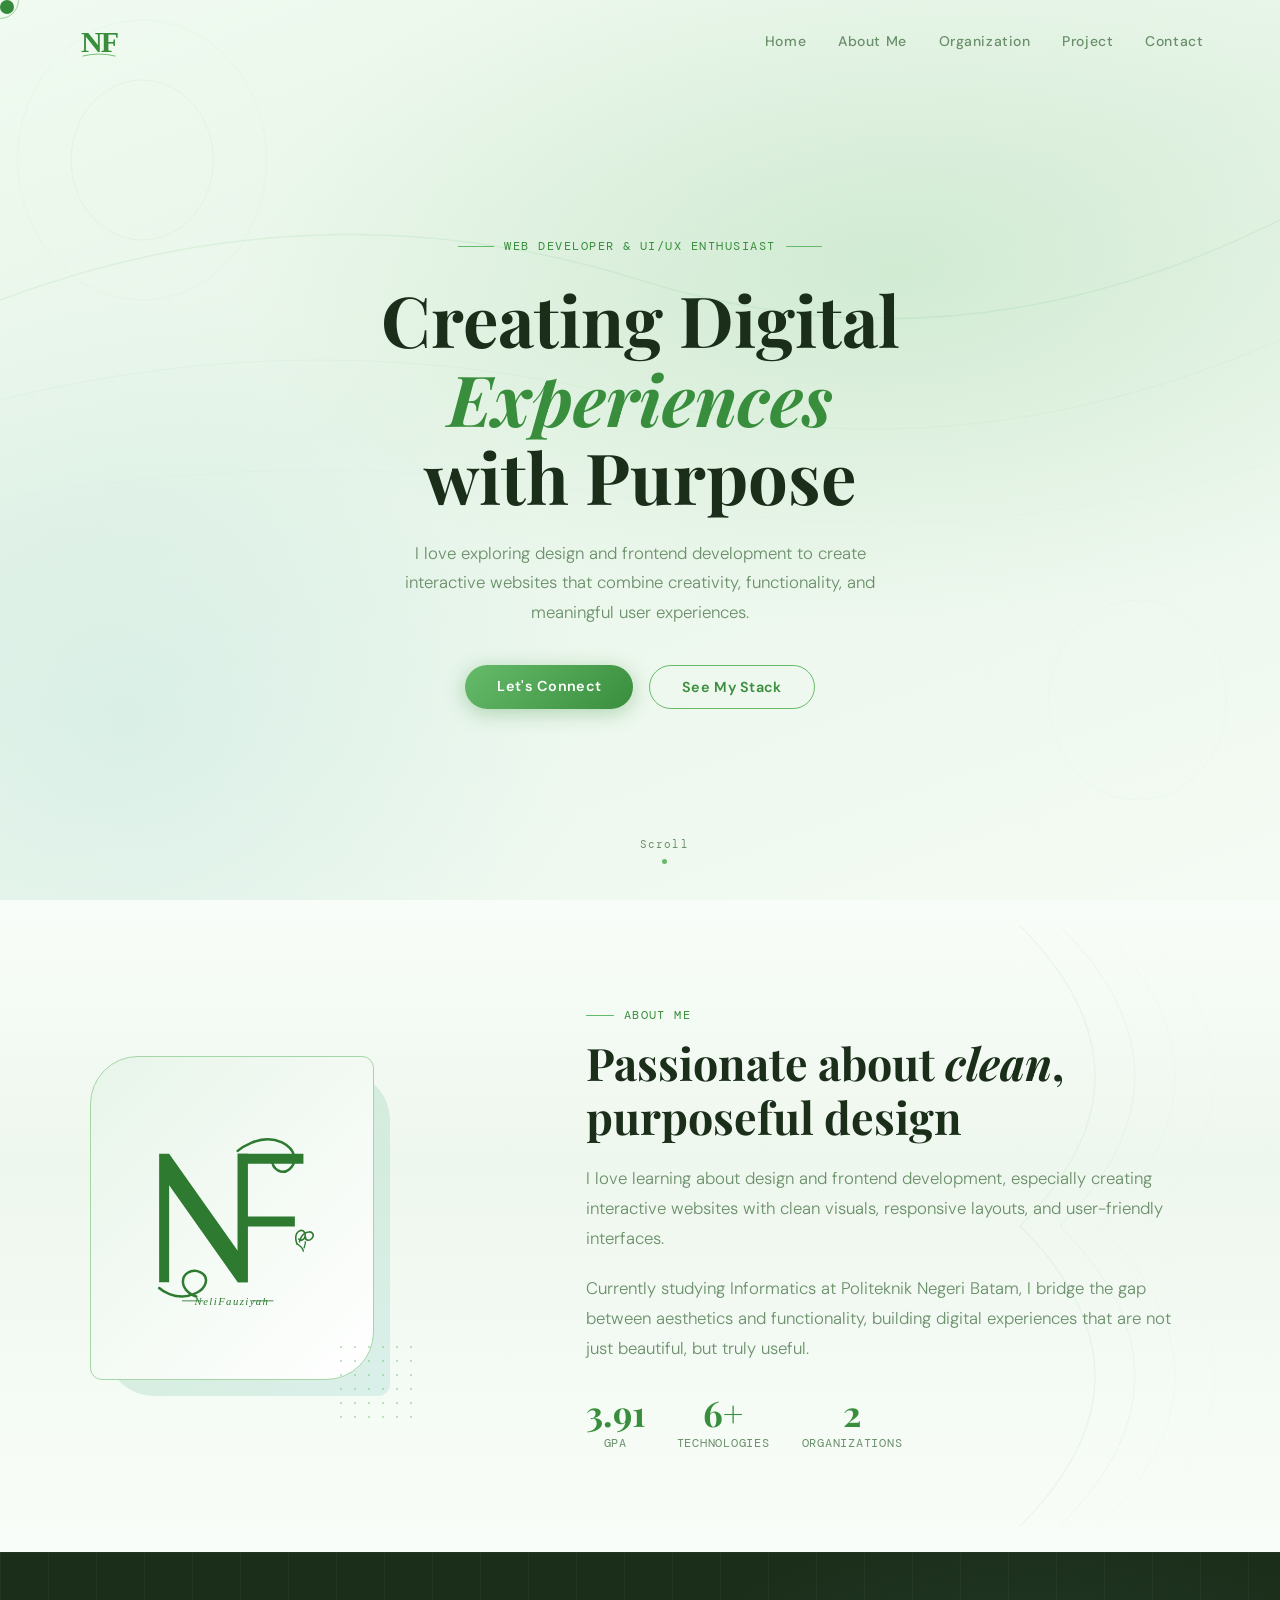
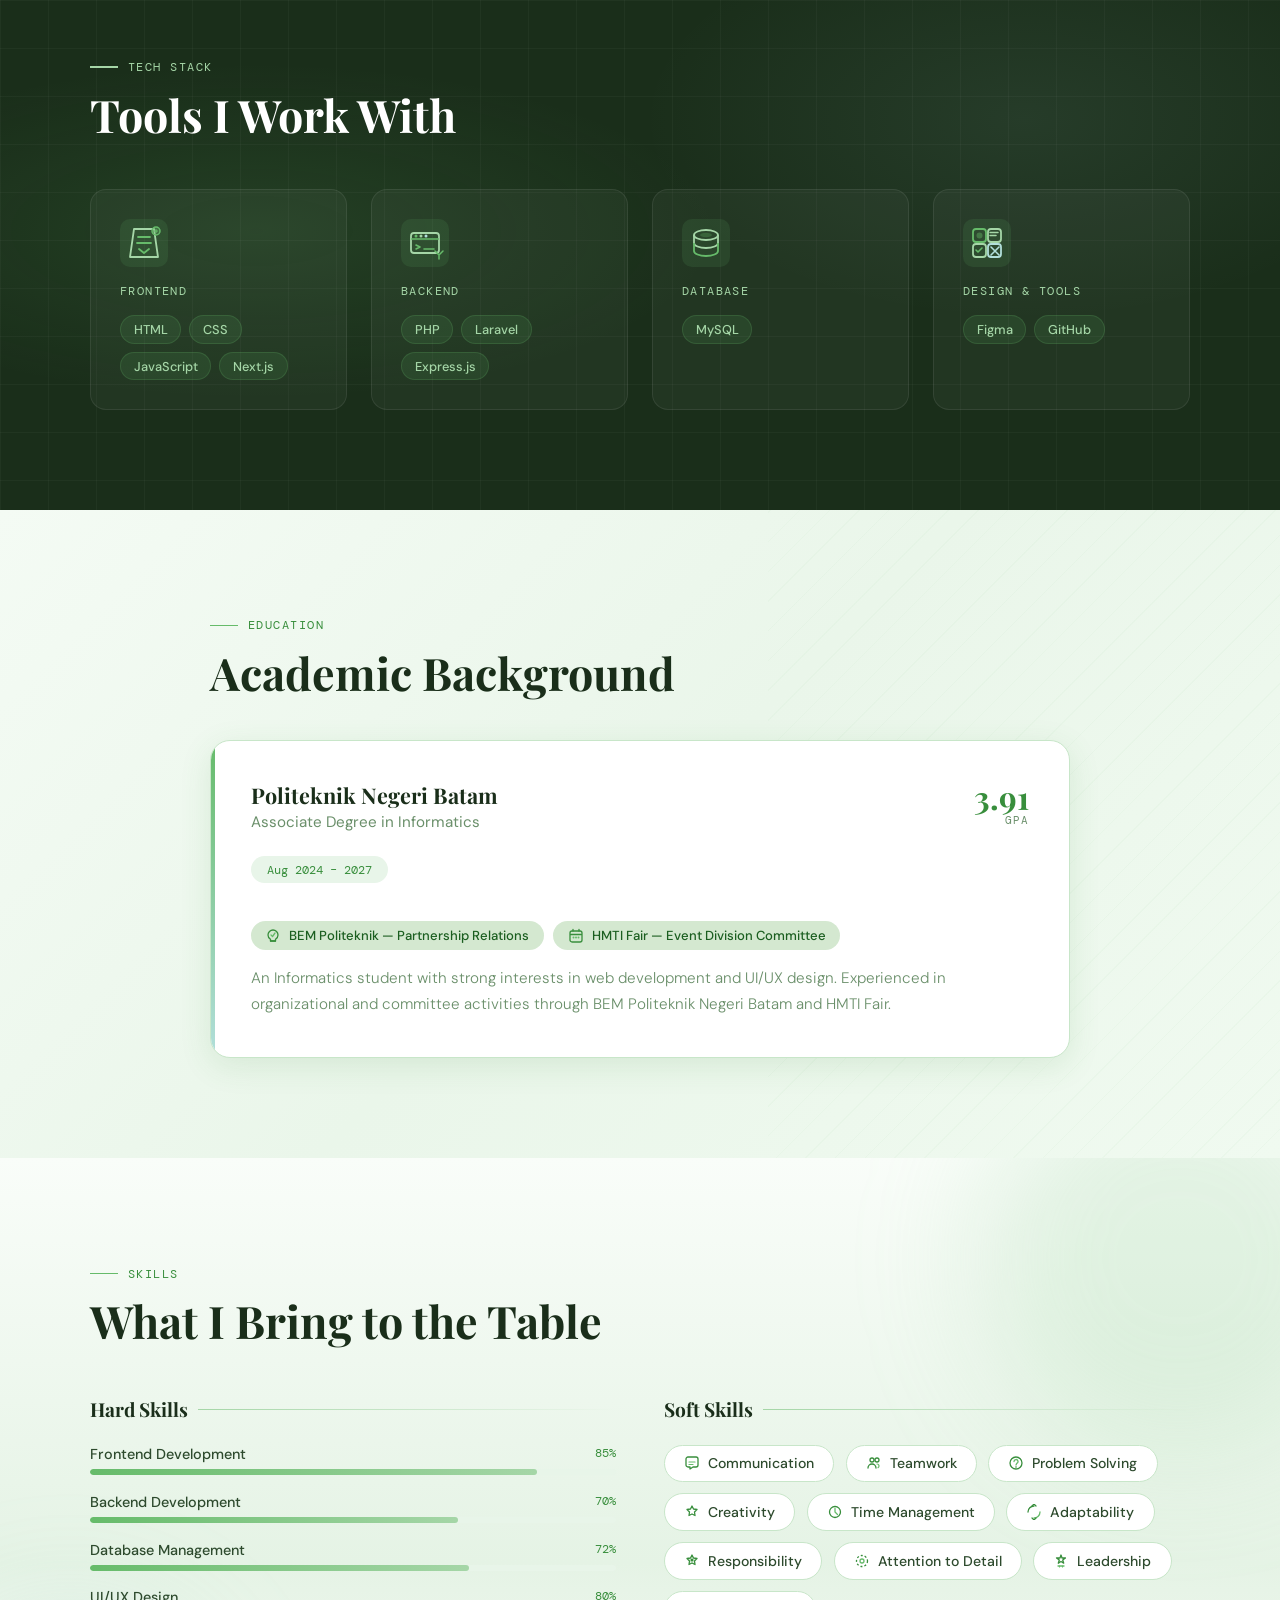
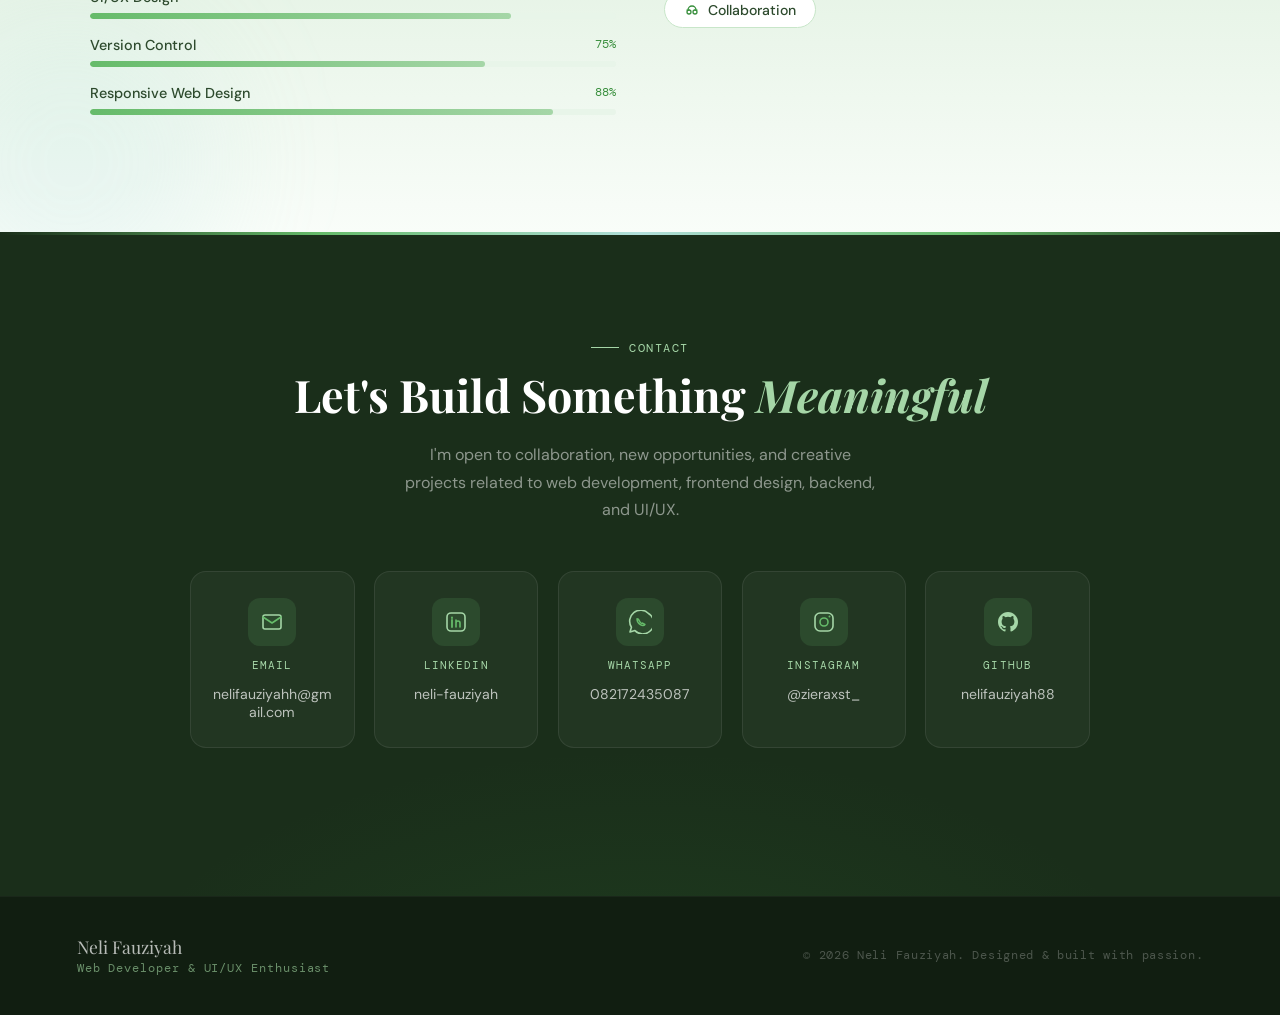
<file: index.html>
<!DOCTYPE html>
<html lang="id">

<head>
    <meta charset="UTF-8" />
    <meta name="viewport" content="width=device-width, initial-scale=1.0" />
    <title>Neli Fauziyah</title>
    <link rel="icon" type="image/svg+xml"
        href="data:image/svg+xml,<svg xmlns='http://www.w3.org/2000/svg' viewBox='0 0 64 64'><rect width='64' height='64' rx='14' fill='%23f0faf0'/><text x='6' y='50' font-family='Georgia,serif' font-size='44' font-weight='700' fill='%23388e3c' letter-spacing='-3'>NF</text><path d='M9 56 Q32 51 55 56' fill='none' stroke='%2366bb6a' stroke-width='1.4' stroke-linecap='round'/></svg>" />
    <link
        href="https://fonts.googleapis.com/css2?family=Playfair+Display:ital,wght@0,400;0,700;1,400&family=DM+Sans:wght@300;400;500;600&family=DM+Mono:wght@400;500&display=swap"
        rel="stylesheet" />
    <link rel="stylesheet" href="css/style.css" />
</head>

<body>

    <div class="cursor" id="cursor"></div>
    <div class="cursor-ring" id="cursorRing"></div>
    <div class="toast" id="toast"></div>
    <div class="nav-overlay" id="navOverlay"></div>

    <nav id="navbar">
        <a href="#home" class="nav-logo">
            <svg width="44" height="44" viewBox="0 0 44 44" fill="none" xmlns="http://www.w3.org/2000/svg">
                <text x="4" y="34" font-family="Georgia, serif" font-size="30" font-weight="700" fill="#388e3c"
                    letter-spacing="-2">NF</text>
                <path d="M6 38 Q22 34 38 38" fill="none" stroke="#66bb6a" stroke-width="0.9" stroke-linecap="round" />
            </svg>
        </a>
        <ul class="nav-links" id="navLinks">
            <li><a href="index.html">Home</a></li>
            <li><a href="about.html">About Me</a></li>
            <li><a href="organization.html">Organization</a></li>
            <li><a href="project.html">Project</a></li>
            <li><a href="contact.html">Contact</a></li>
        </ul>
        <div class="hamburger" id="hamburger">
            <span></span>
            <span></span>
            <span></span>
        </div>
    </nav>

    <section id="home">
        <div class="hero-bg"></div>
        <div class="hero-lines">
            <svg viewBox="0 0 1440 900" preserveAspectRatio="none" xmlns="http://www.w3.org/2000/svg">
                <path d="M0,300 Q360,180 720,280 T1440,220" fill="none" stroke="rgba(102,187,106,0.12)"
                    stroke-width="1.5" />
                <path d="M0,400 Q360,320 720,400 T1440,340" fill="none" stroke="rgba(102,187,106,0.08)"
                    stroke-width="1" />
                <path d="M0,500 Q360,440 720,500 T1440,460" fill="none" stroke="rgba(178,223,219,0.1)"
                    stroke-width="1" />
                <circle cx="160" cy="160" r="80" fill="none" stroke="rgba(102,187,106,0.1)" stroke-width="1" />
                <circle cx="160" cy="160" r="140" fill="none" stroke="rgba(102,187,106,0.06)" stroke-width="1" />
                <circle cx="1280" cy="700" r="100" fill="none" stroke="rgba(178,223,219,0.12)" stroke-width="1" />
                <circle cx="1280" cy="700" r="170" fill="none" stroke="rgba(178,223,219,0.06)" stroke-width="1" />
            </svg>
        </div>

        <div class="hero-content">
            <div class="hero-eyebrow">
                <span></span>
                Web Developer &amp; UI/UX Enthusiast
                <span></span>
            </div>
            <h1 class="hero-title">
                Creating Digital <em>Experiences</em><br>with Purpose
            </h1>
            <p class="hero-sub">
                I love exploring design and frontend development to create interactive websites that combine creativity,
                functionality, and meaningful user experiences.
            </p>
            <div class="hero-cta">
                <a href="#contact" class="btn btn-primary">Let's Connect</a>
                <a href="#stack" class="btn btn-outline">See My Stack</a>
            </div>
        </div>

        <div class="scroll-hint">
            <span>Scroll</span>
            <div class="scroll-dot"></div>
        </div>
    </section>

    <section id="about">
        <div class="about-bg"></div>
        <svg class="about-deco" width="340" height="600" viewBox="0 0 340 600" fill="none"
            xmlns="http://www.w3.org/2000/svg">
            <path d="M20 0 Q170 150 20 300 Q170 450 20 600" stroke="#66bb6a" stroke-width="1.5" />
            <path d="M60 0 Q210 150 60 300 Q210 450 60 600" stroke="#66bb6a" stroke-width="1" />
            <path d="M100 0 Q250 150 100 300 Q250 450 100 600" stroke="#66bb6a" stroke-width="0.5" />
            <path d="M140 0 Q290 150 140 300 Q290 450 140 600" stroke="#66bb6a" stroke-width="0.3" />
        </svg>

        <div class="about-grid">
            <div class="about-visual reveal">
                <div class="about-avatar-wrap">
                    <div class="about-avatar-bg"></div>
                    <div class="about-initials">
                        <svg viewBox="0 0 280 300" fill="none" xmlns="http://www.w3.org/2000/svg" width="200"
                            height="220">
                            <g fill="#2d7a30">
                                <path
                                    d="M38 240 L38 60 L52 60 L148 196 L148 60 L162 60 L162 240 L148 240 L52 104 L52 240 Z" />
                                <path
                                    d="M148 60 L240 60 L240 74 L162 74 L162 148 L228 148 L228 162 L162 162 L162 240 L148 240 Z" />
                            </g>
                            <path d="M148 56 C148 56 178 30 210 44 C230 54 232 72 220 82 C210 90 196 82 196 68"
                                fill="none" stroke="#2d7a30" stroke-width="3.5" stroke-linecap="round" />
                            <path
                                d="M38 248 C38 248 60 268 88 256 C106 248 108 232 96 226 C84 220 68 228 72 244 C76 256 90 260 90 260"
                                fill="none" stroke="#2d7a30" stroke-width="3.5" stroke-linecap="round" />
                            <g transform="translate(222, 168) rotate(-15)">
                                <path d="M4 20 C4 20 2 8 10 4 C16 1 20 6 18 12 C16 17 10 18 8 14" fill="none"
                                    stroke="#2d7a30" stroke-width="2.2" stroke-linecap="round"
                                    stroke-linejoin="round" />
                                <path d="M8 18 C8 18 14 6 24 8 C30 9 31 15 26 18 C21 21 16 18 18 14" fill="none"
                                    stroke="#2d7a30" stroke-width="2.2" stroke-linecap="round"
                                    stroke-linejoin="round" />
                                <path d="M4 20 C6 22 10 26 10 32" fill="none" stroke="#2d7a30" stroke-width="2"
                                    stroke-linecap="round" />
                                <path d="M16 20 C16 22 14 25 12 28" fill="none" stroke="#2d7a30" stroke-width="1.8"
                                    stroke-linecap="round" />
                            </g>
                            <line x1="70" y1="266" x2="100" y2="266" stroke="#2d7a30" stroke-width="1.2" />
                            <line x1="168" y1="266" x2="198" y2="266" stroke="#2d7a30" stroke-width="1.2" />
                            <text x="140" y="272" text-anchor="middle" font-family="Georgia, serif" font-size="15"
                                font-style="italic" fill="#2d7a30" letter-spacing="2">NeliFauziyah</text>
                        </svg>
                    </div>
                    <div class="about-dots"></div>
                </div>
            </div>
            <div class="about-text reveal">
                <div class="section-label">About Me</div>
                <h2 class="section-title">Passionate about <em>clean</em>, purposeful design</h2>
                <p>I love learning about design and frontend development, especially creating interactive websites with
                    clean visuals, responsive layouts, and user-friendly interfaces.</p>
                <p>Currently studying Informatics at Politeknik Negeri Batam, I bridge the gap between aesthetics and
                    functionality, building digital experiences that are not just beautiful, but truly useful.</p>
                <div class="about-stats">
                    <div class="stat-item">
                        <span class="stat-num">3.91</span>
                        <span class="stat-label">GPA</span>
                    </div>
                    <div class="stat-item">
                        <span class="stat-num">6+</span>
                        <span class="stat-label">Technologies</span>
                    </div>
                    <div class="stat-item">
                        <span class="stat-num">2</span>
                        <span class="stat-label">Organizations</span>
                    </div>
                </div>
            </div>
        </div>
    </section>

    <section id="stack">
        <div class="stack-bg"></div>
        <div class="stack-grid-lines"></div>
        <div class="stack-content">
            <div class="reveal">
                <div class="section-label">Tech Stack</div>
                <h2 class="section-title">Tools I Work With</h2>
            </div>
            <div class="stack-grid">

                <div class="stack-card reveal" data-delay="0">
                    <div class="stack-card-icon">
                        <svg viewBox="0 0 48 48" fill="none" xmlns="http://www.w3.org/2000/svg">
                            <rect width="48" height="48" rx="10" fill="rgba(102,187,106,0.12)" />
                            <path d="M14 10L10 38h28l-4-28H14z" fill="none" stroke="#a5d6a7" stroke-width="1.8"
                                stroke-linejoin="round" />
                            <path d="M18 18h12M17 24h14M19 30l5 4 5-4" fill="none" stroke="#66bb6a" stroke-width="1.8"
                                stroke-linecap="round" stroke-linejoin="round" />
                            <circle cx="36" cy="12" r="4" fill="rgba(102,187,106,0.3)" stroke="#66bb6a"
                                stroke-width="1.5" />
                            <path d="M34.5 12h3M36 10.5v3" stroke="#66bb6a" stroke-width="1.2" stroke-linecap="round" />
                        </svg>
                    </div>
                    <div class="stack-card-title">Frontend</div>
                    <div class="tech-tags">
                        <span class="tech-tag">HTML</span>
                        <span class="tech-tag">CSS</span>
                        <span class="tech-tag">JavaScript</span>
                        <span class="tech-tag">Next.js</span>
                    </div>
                </div>

                <div class="stack-card reveal" data-delay="100">
                    <div class="stack-card-icon">
                        <svg viewBox="0 0 48 48" fill="none" xmlns="http://www.w3.org/2000/svg">
                            <rect width="48" height="48" rx="10" fill="rgba(102,187,106,0.12)" />
                            <rect x="10" y="14" width="28" height="20" rx="3" fill="none" stroke="#a5d6a7"
                                stroke-width="1.8" />
                            <path d="M10 20h28" stroke="#66bb6a" stroke-width="1.5" />
                            <circle cx="15" cy="17" r="1.5" fill="#66bb6a" />
                            <circle cx="20" cy="17" r="1.5" fill="#a5d6a7" />
                            <circle cx="25" cy="17" r="1.5" fill="#b2dfdb" />
                            <path d="M15 26l4 2-4 2M23 30h10" stroke="#66bb6a" stroke-width="1.6" stroke-linecap="round"
                                stroke-linejoin="round" />
                            <path d="M38 36v4M38 36l-4-4M38 36l4-4" stroke="#66bb6a" stroke-width="1.5"
                                stroke-linecap="round" />
                        </svg>
                    </div>
                    <div class="stack-card-title">Backend</div>
                    <div class="tech-tags">
                        <span class="tech-tag">PHP</span>
                        <span class="tech-tag">Laravel</span>
                        <span class="tech-tag">Express.js</span>
                    </div>
                </div>

                <div class="stack-card reveal" data-delay="200">
                    <div class="stack-card-icon">
                        <svg viewBox="0 0 48 48" fill="none" xmlns="http://www.w3.org/2000/svg">
                            <rect width="48" height="48" rx="10" fill="rgba(102,187,106,0.12)" />
                            <ellipse cx="24" cy="16" rx="12" ry="5" fill="none" stroke="#a5d6a7" stroke-width="1.8" />
                            <path d="M12 16v8c0 2.76 5.37 5 12 5s12-2.24 12-5v-8" stroke="#a5d6a7" stroke-width="1.8" />
                            <path d="M12 24v8c0 2.76 5.37 5 12 5s12-2.24 12-5v-8" stroke="#66bb6a" stroke-width="1.8" />
                            <ellipse cx="24" cy="16" rx="6" ry="2.2" fill="rgba(102,187,106,0.25)" />
                        </svg>
                    </div>
                    <div class="stack-card-title">Database</div>
                    <div class="tech-tags">
                        <span class="tech-tag">MySQL</span>
                    </div>
                </div>

                <div class="stack-card reveal" data-delay="300">
                    <div class="stack-card-icon">
                        <svg viewBox="0 0 48 48" fill="none" xmlns="http://www.w3.org/2000/svg">
                            <rect width="48" height="48" rx="10" fill="rgba(102,187,106,0.12)" />
                            <rect x="10" y="10" width="13" height="13" rx="3" fill="none" stroke="#66bb6a"
                                stroke-width="1.8" />
                            <rect x="25" y="10" width="13" height="13" rx="3" fill="none" stroke="#a5d6a7"
                                stroke-width="1.8" />
                            <rect x="10" y="25" width="13" height="13" rx="3" fill="none" stroke="#a5d6a7"
                                stroke-width="1.8" />
                            <rect x="25" y="25" width="13" height="13" rx="3" fill="none" stroke="#b2dfdb"
                                stroke-width="1.8" />
                            <circle cx="16.5" cy="16.5" r="3" fill="rgba(102,187,106,0.4)" />
                            <path d="M27 13.5h8M27 16.5h6" stroke="#a5d6a7" stroke-width="1.5" stroke-linecap="round" />
                            <path d="M13 31l2 2 4-4" stroke="#66bb6a" stroke-width="1.6" stroke-linecap="round"
                                stroke-linejoin="round" />
                            <path d="M28 28l8 8M36 28l-8 8" stroke="#b2dfdb" stroke-width="1.6"
                                stroke-linecap="round" />
                        </svg>
                    </div>
                    <div class="stack-card-title">Design &amp; Tools</div>
                    <div class="tech-tags">
                        <span class="tech-tag">Figma</span>
                        <span class="tech-tag">GitHub</span>
                    </div>
                </div>

            </div>
        </div>
    </section>

    <section id="education">
        <div class="edu-bg"></div>
        <div class="edu-stripes"></div>
        <div class="edu-content">
            <div class="reveal">
                <div class="section-label">Education</div>
                <h2 class="section-title">Academic Background</h2>
            </div>
            <div class="edu-card reveal">
                <div class="edu-header">
                    <div>
                        <div class="edu-school">Politeknik Negeri Batam</div>
                        <div class="edu-degree">Associate Degree in Informatics</div>
                    </div>
                    <div class="edu-meta">
                        <div class="edu-gpa">3.91</div>
                        <div class="edu-gpa-label">GPA</div>
                    </div>
                </div>
                <div class="edu-date-badge">Aug 2024 – 2027</div>
                <div class="edu-activities">
                    <span class="activity-tag">
                        <svg viewBox="0 0 16 16" fill="none" xmlns="http://www.w3.org/2000/svg">
                            <path
                                d="M8 2C5.24 2 3 4.24 3 7c0 1.86 1.01 3.48 2.5 4.36V13h5v-1.64C12 10.48 13 8.86 13 7c0-2.76-2.24-5-5-5z"
                                fill="none" stroke="#388e3c" stroke-width="1.3" stroke-linejoin="round" />
                            <path d="M5.5 13h5" stroke="#388e3c" stroke-width="1.3" stroke-linecap="round" />
                            <path d="M6 7l1.5 1.5L10 5" stroke="#66bb6a" stroke-width="1.3" stroke-linecap="round"
                                stroke-linejoin="round" />
                        </svg>
                        BEM Politeknik — Partnership Relations
                    </span>
                    <span class="activity-tag">
                        <svg viewBox="0 0 16 16" fill="none" xmlns="http://www.w3.org/2000/svg">
                            <rect x="2" y="3" width="12" height="11" rx="2" fill="none" stroke="#388e3c"
                                stroke-width="1.3" />
                            <path d="M5 3V1.5M11 3V1.5" stroke="#388e3c" stroke-width="1.3" stroke-linecap="round" />
                            <path d="M2 6.5h12" stroke="#388e3c" stroke-width="1.3" />
                            <circle cx="5.5" cy="9.5" r="1" fill="#66bb6a" />
                            <circle cx="8" cy="9.5" r="1" fill="#66bb6a" />
                            <circle cx="10.5" cy="9.5" r="1" fill="#66bb6a" />
                        </svg>
                        HMTI Fair — Event Division Committee
                    </span>
                </div>
                <p class="edu-desc">
                    An Informatics student with strong interests in web development and UI/UX design. Experienced in
                    organizational and committee activities through BEM Politeknik Negeri Batam and HMTI Fair.
                </p>
            </div>
        </div>
    </section>

    <section id="skills">
        <div class="skills-bg"></div>
        <div class="skills-orb skills-orb-1"></div>
        <div class="skills-orb skills-orb-2"></div>
        <div class="skills-content">
            <div class="reveal">
                <div class="section-label">Skills</div>
                <h2 class="section-title">What I Bring to the Table</h2>
            </div>
            <div class="skills-cols">
                <div class="reveal">
                    <h3 class="skill-group-title">Hard Skills</h3>
                    <div id="skillBars">
                        <div class="skill-bar-item">
                            <div class="skill-bar-header"><span class="skill-bar-name">Frontend Development</span><span
                                    class="skill-bar-pct">85%</span></div>
                            <div class="skill-bar-track">
                                <div class="skill-bar-fill" data-width="85"></div>
                            </div>
                        </div>
                        <div class="skill-bar-item">
                            <div class="skill-bar-header"><span class="skill-bar-name">Backend Development</span><span
                                    class="skill-bar-pct">70%</span></div>
                            <div class="skill-bar-track">
                                <div class="skill-bar-fill" data-width="70"></div>
                            </div>
                        </div>
                        <div class="skill-bar-item">
                            <div class="skill-bar-header"><span class="skill-bar-name">Database Management</span><span
                                    class="skill-bar-pct">72%</span></div>
                            <div class="skill-bar-track">
                                <div class="skill-bar-fill" data-width="72"></div>
                            </div>
                        </div>
                        <div class="skill-bar-item">
                            <div class="skill-bar-header"><span class="skill-bar-name">UI/UX Design</span><span
                                    class="skill-bar-pct">80%</span></div>
                            <div class="skill-bar-track">
                                <div class="skill-bar-fill" data-width="80"></div>
                            </div>
                        </div>
                        <div class="skill-bar-item">
                            <div class="skill-bar-header"><span class="skill-bar-name">Version Control</span><span
                                    class="skill-bar-pct">75%</span></div>
                            <div class="skill-bar-track">
                                <div class="skill-bar-fill" data-width="75"></div>
                            </div>
                        </div>
                        <div class="skill-bar-item">
                            <div class="skill-bar-header"><span class="skill-bar-name">Responsive Web Design</span><span
                                    class="skill-bar-pct">88%</span></div>
                            <div class="skill-bar-track">
                                <div class="skill-bar-fill" data-width="88"></div>
                            </div>
                        </div>
                    </div>
                </div>
                <div class="reveal">
                    <h3 class="skill-group-title">Soft Skills</h3>
                    <div class="soft-pills">
                        <div class="soft-pill">
                            <svg viewBox="0 0 16 16" fill="none" xmlns="http://www.w3.org/2000/svg">
                                <path
                                    d="M2 4a2 2 0 0 1 2-2h8a2 2 0 0 1 2 2v6a2 2 0 0 1-2 2H9l-3 2v-2H4a2 2 0 0 1-2-2V4z"
                                    stroke="#388e3c" stroke-width="1.3" stroke-linejoin="round" />
                                <path d="M5 7h6M5 9.5h4" stroke="#66bb6a" stroke-width="1.2" stroke-linecap="round" />
                            </svg>
                            <span>Communication</span>
                        </div>
                        <div class="soft-pill">
                            <svg viewBox="0 0 16 16" fill="none" xmlns="http://www.w3.org/2000/svg">
                                <circle cx="6" cy="5" r="2" stroke="#388e3c" stroke-width="1.3" />
                                <circle cx="11" cy="5" r="2" stroke="#388e3c" stroke-width="1.3" />
                                <path d="M2 13c0-2.21 1.79-4 4-4s4 1.79 4 4" stroke="#388e3c" stroke-width="1.3"
                                    stroke-linecap="round" />
                                <path d="M11 9c1.1 0 2 .9 2 2 0 .74-.4 1.38-1 1.73" stroke="#66bb6a" stroke-width="1.2"
                                    stroke-linecap="round" />
                            </svg>
                            <span>Teamwork</span>
                        </div>
                        <div class="soft-pill">
                            <svg viewBox="0 0 16 16" fill="none" xmlns="http://www.w3.org/2000/svg">
                                <path d="M8 2a6 6 0 1 0 0 12A6 6 0 0 0 8 2z" stroke="#388e3c" stroke-width="1.3" />
                                <path d="M6 6.5a2 2 0 1 1 2.83 1.83L8 10" stroke="#66bb6a" stroke-width="1.3"
                                    stroke-linecap="round" />
                                <circle cx="8" cy="12" r="0.8" fill="#388e3c" />
                            </svg>
                            <span>Problem Solving</span>
                        </div>
                        <div class="soft-pill">
                            <svg viewBox="0 0 16 16" fill="none" xmlns="http://www.w3.org/2000/svg">
                                <path d="M8 2l1.5 3 3.5.5-2.5 2.5.5 3.5L8 10l-3 1.5.5-3.5L3 5.5l3.5-.5L8 2z"
                                    stroke="#388e3c" stroke-width="1.3" stroke-linejoin="round" />
                            </svg>
                            <span>Creativity</span>
                        </div>
                        <div class="soft-pill">
                            <svg viewBox="0 0 16 16" fill="none" xmlns="http://www.w3.org/2000/svg">
                                <circle cx="8" cy="8" r="5.5" stroke="#388e3c" stroke-width="1.3" />
                                <path d="M8 4.5V8l2.5 2.5" stroke="#66bb6a" stroke-width="1.3" stroke-linecap="round"
                                    stroke-linejoin="round" />
                            </svg>
                            <span>Time Management</span>
                        </div>
                        <div class="soft-pill">
                            <svg viewBox="0 0 16 16" fill="none" xmlns="http://www.w3.org/2000/svg">
                                <path d="M2 8c0-3.31 2.69-6 6-6" stroke="#388e3c" stroke-width="1.3"
                                    stroke-linecap="round" />
                                <path d="M14 8c0 3.31-2.69 6-6 6" stroke="#66bb6a" stroke-width="1.3"
                                    stroke-linecap="round" />
                                <path d="M6 2l2-2 2 2M10 14l-2 2-2-2" stroke="#388e3c" stroke-width="1.2"
                                    stroke-linecap="round" stroke-linejoin="round" />
                            </svg>
                            <span>Adaptability</span>
                        </div>
                        <div class="soft-pill">
                            <svg viewBox="0 0 16 16" fill="none" xmlns="http://www.w3.org/2000/svg">
                                <path d="M8 2l1.5 3 3.5.5-2.5 2.5.5 3.5L8 10l-3 1.5.5-3.5L3 5.5l3.5-.5L8 2z"
                                    fill="rgba(102,187,106,0.2)" stroke="#388e3c" stroke-width="1.3"
                                    stroke-linejoin="round" />
                                <circle cx="8" cy="7" r="1.5" fill="#388e3c" />
                            </svg>
                            <span>Responsibility</span>
                        </div>
                        <div class="soft-pill">
                            <svg viewBox="0 0 16 16" fill="none" xmlns="http://www.w3.org/2000/svg">
                                <circle cx="8" cy="8" r="2" stroke="#66bb6a" stroke-width="1.3" />
                                <circle cx="8" cy="8" r="5.5" stroke="#388e3c" stroke-width="1.3"
                                    stroke-dasharray="2 2" />
                            </svg>
                            <span>Attention to Detail</span>
                        </div>
                        <div class="soft-pill">
                            <svg viewBox="0 0 16 16" fill="none" xmlns="http://www.w3.org/2000/svg">
                                <path d="M8 2L9 5h3.5l-2.8 2 1 3.2L8 8.5 5.3 10.2l1-3.2L3.5 5H7L8 2z" stroke="#388e3c"
                                    stroke-width="1.3" stroke-linejoin="round" />
                                <path d="M5 13h6" stroke="#66bb6a" stroke-width="1.3" stroke-linecap="round" />
                                <path d="M6.5 13v1M9.5 13v1" stroke="#66bb6a" stroke-width="1.2"
                                    stroke-linecap="round" />
                            </svg>
                            <span>Leadership</span>
                        </div>
                        <div class="soft-pill">
                            <svg viewBox="0 0 16 16" fill="none" xmlns="http://www.w3.org/2000/svg">
                                <path d="M4 8a4 4 0 0 1 8 0" stroke="#388e3c" stroke-width="1.3"
                                    stroke-linecap="round" />
                                <path d="M3 8h2M11 8h2" stroke="#66bb6a" stroke-width="1.3" stroke-linecap="round" />
                                <circle cx="5" cy="10" r="2" stroke="#388e3c" stroke-width="1.3" />
                                <circle cx="11" cy="10" r="2" stroke="#388e3c" stroke-width="1.3" />
                            </svg>
                            <span>Collaboration</span>
                        </div>
                    </div>
                </div>
            </div>
        </div>
    </section>

    <section id="contact">
        <div class="contact-bg"></div>
        <div class="contact-border-art"></div>
        <div class="contact-content">
            <div class="reveal">
                <div class="section-label" style="justify-content:center">Contact</div>
                <h2 class="section-title">Let's Build Something <em
                        style="color:var(--g3);font-style:italic">Meaningful</em></h2>
            </div>
            <p class="contact-subtitle reveal">
                I'm open to collaboration, new opportunities, and creative projects related to web development, frontend
                design, backend, and UI/UX.
            </p>
            <div class="contact-cards reveal">
                <a class="contact-card" href="mailto:nelifauziyahh@gmail.com">
                    <div class="contact-card-icon">
                        <svg viewBox="0 0 24 24" fill="none" xmlns="http://www.w3.org/2000/svg">
                            <rect x="3" y="5" width="18" height="14" rx="2" stroke="#a5d6a7" stroke-width="1.6" />
                            <path d="M3 7l9 6 9-6" stroke="#66bb6a" stroke-width="1.6" stroke-linecap="round"
                                stroke-linejoin="round" />
                        </svg>
                    </div>
                    <div class="contact-card-label">Email</div>
                    <div class="contact-card-value">nelifauziyahh@gmail.com</div>
                </a>
                <a class="contact-card" href="https://www.linkedin.com/in/neli-fauziyah-0b1a50383" target="_blank">
                    <div class="contact-card-icon">
                        <svg viewBox="0 0 24 24" fill="none" xmlns="http://www.w3.org/2000/svg">
                            <rect x="3" y="3" width="18" height="18" rx="4" stroke="#a5d6a7" stroke-width="1.6" />
                            <path d="M8 10v7M8 7.5v.5" stroke="#66bb6a" stroke-width="1.8" stroke-linecap="round" />
                            <path d="M12 17v-4a2 2 0 0 1 4 0v4M12 10v7" stroke="#66bb6a" stroke-width="1.6"
                                stroke-linecap="round" stroke-linejoin="round" />
                        </svg>
                    </div>
                    <div class="contact-card-label">LinkedIn</div>
                    <div class="contact-card-value">neli-fauziyah</div>
                </a>
                <a class="contact-card" href="https://wa.me/6282172435087" target="_blank">
                    <div class="contact-card-icon">
                        <svg viewBox="0 0 24 24" fill="none" xmlns="http://www.w3.org/2000/svg">
                            <path d="M20.5 3.5a11 11 0 0 0-17.07 13.7L2 22l4.95-1.4A11 11 0 1 0 20.5 3.5z"
                                stroke="#a5d6a7" stroke-width="1.6" stroke-linejoin="round" />
                            <path
                                d="M9 9c0 5 6 8 8 5.5-1-.5-2-1-2.5-1.5-.5.5-1.5.5-2-.5C11.5 11.5 11 9.5 10 9c-.5-.5-1.5-.5-1 0z"
                                stroke="#66bb6a" stroke-width="1.4" stroke-linecap="round" stroke-linejoin="round" />
                        </svg>
                    </div>
                    <div class="contact-card-label">WhatsApp</div>
                    <div class="contact-card-value">082172435087</div>
                </a>
                <a class="contact-card" href="https://instagram.com/zieraxst_" target="_blank">
                    <div class="contact-card-icon">
                        <svg viewBox="0 0 24 24" fill="none" xmlns="http://www.w3.org/2000/svg">
                            <rect x="3" y="3" width="18" height="18" rx="5" stroke="#a5d6a7" stroke-width="1.6" />
                            <circle cx="12" cy="12" r="4" stroke="#66bb6a" stroke-width="1.6" />
                            <circle cx="17.5" cy="6.5" r="1" fill="#66bb6a" />
                        </svg>
                    </div>
                    <div class="contact-card-label">Instagram</div>
                    <div class="contact-card-value">@zieraxst_</div>
                </a>
                <a class="contact-card" href="https://github.com/nelifauziyah88" target="_blank">
                    <div class="contact-card-icon">
                        <svg viewBox="0 0 24 24" fill="none" xmlns="http://www.w3.org/2000/svg">
                            <path
                                d="M12 2C6.477 2 2 6.477 2 12c0 4.418 2.865 8.166 6.839 9.489.5.092.682-.217.682-.482 0-.237-.009-.868-.013-1.703-2.782.604-3.369-1.34-3.369-1.34-.454-1.156-1.11-1.463-1.11-1.463-.908-.62.069-.608.069-.608 1.003.07 1.531 1.03 1.531 1.03.892 1.529 2.341 1.087 2.91.831.092-.646.35-1.086.636-1.336-2.22-.253-4.555-1.11-4.555-4.943 0-1.091.39-1.984 1.029-2.683-.103-.253-.446-1.27.098-2.647 0 0 .84-.269 2.75 1.025A9.578 9.578 0 0 1 12 6.836a9.59 9.59 0 0 1 2.504.337c1.909-1.294 2.747-1.025 2.747-1.025.546 1.377.202 2.394.1 2.647.64.699 1.028 1.592 1.028 2.683 0 3.842-2.339 4.687-4.566 4.935.359.309.678.919.678 1.852 0 1.336-.012 2.415-.012 2.743 0 .267.18.579.688.481C19.138 20.163 22 16.418 22 12c0-5.523-4.477-10-10-10z"
                                fill="#a5d6a7" />
                        </svg>
                    </div>
                    <div class="contact-card-label">GitHub</div>
                    <div class="contact-card-value">nelifauziyah88</div>
                </a>
            </div>
        </div>
    </section>

    <footer>
        <div class="footer-left">
            Neli Fauziyah
            <span>Web Developer &amp; UI/UX Enthusiast</span>
        </div>
        <div class="footer-copy">© 2026 Neli Fauziyah. Designed &amp; built with passion.</div>
    </footer>

    <script src="js/style.js"></script>
</body>

</html>
</file>
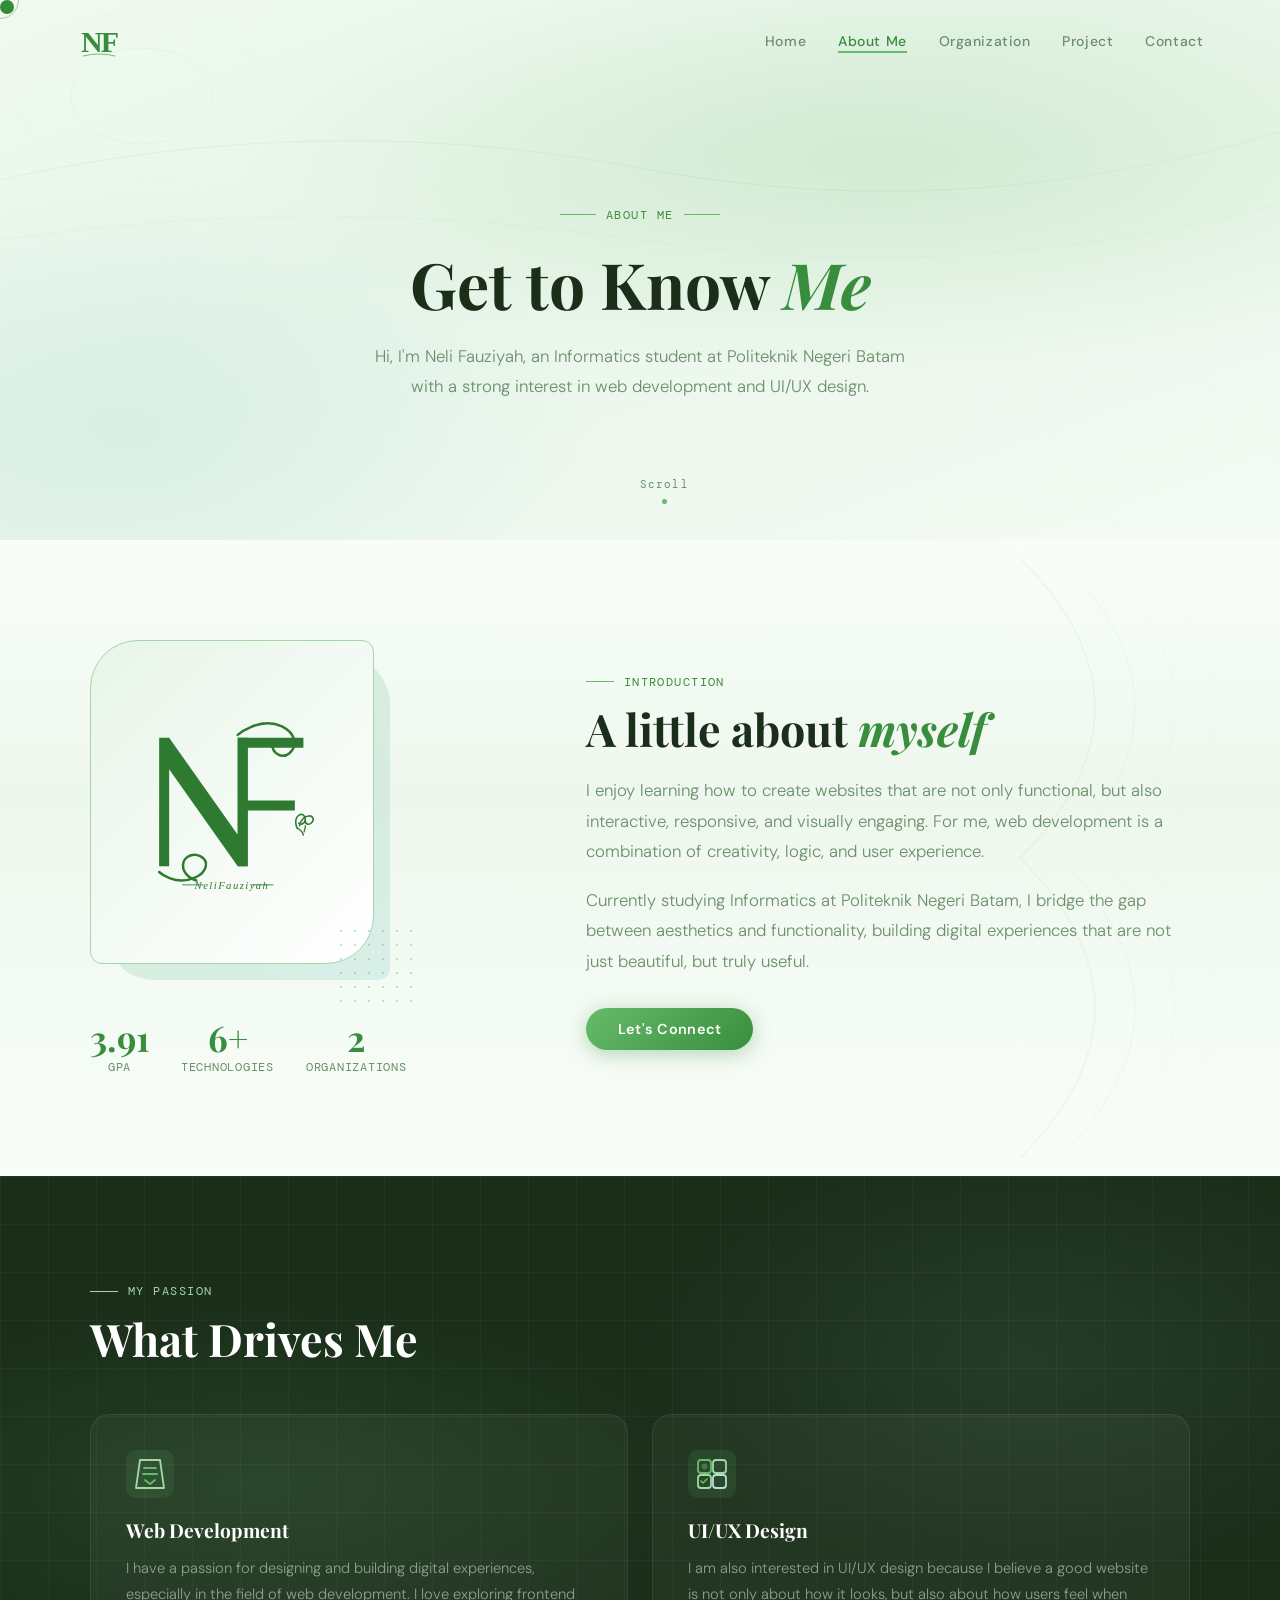
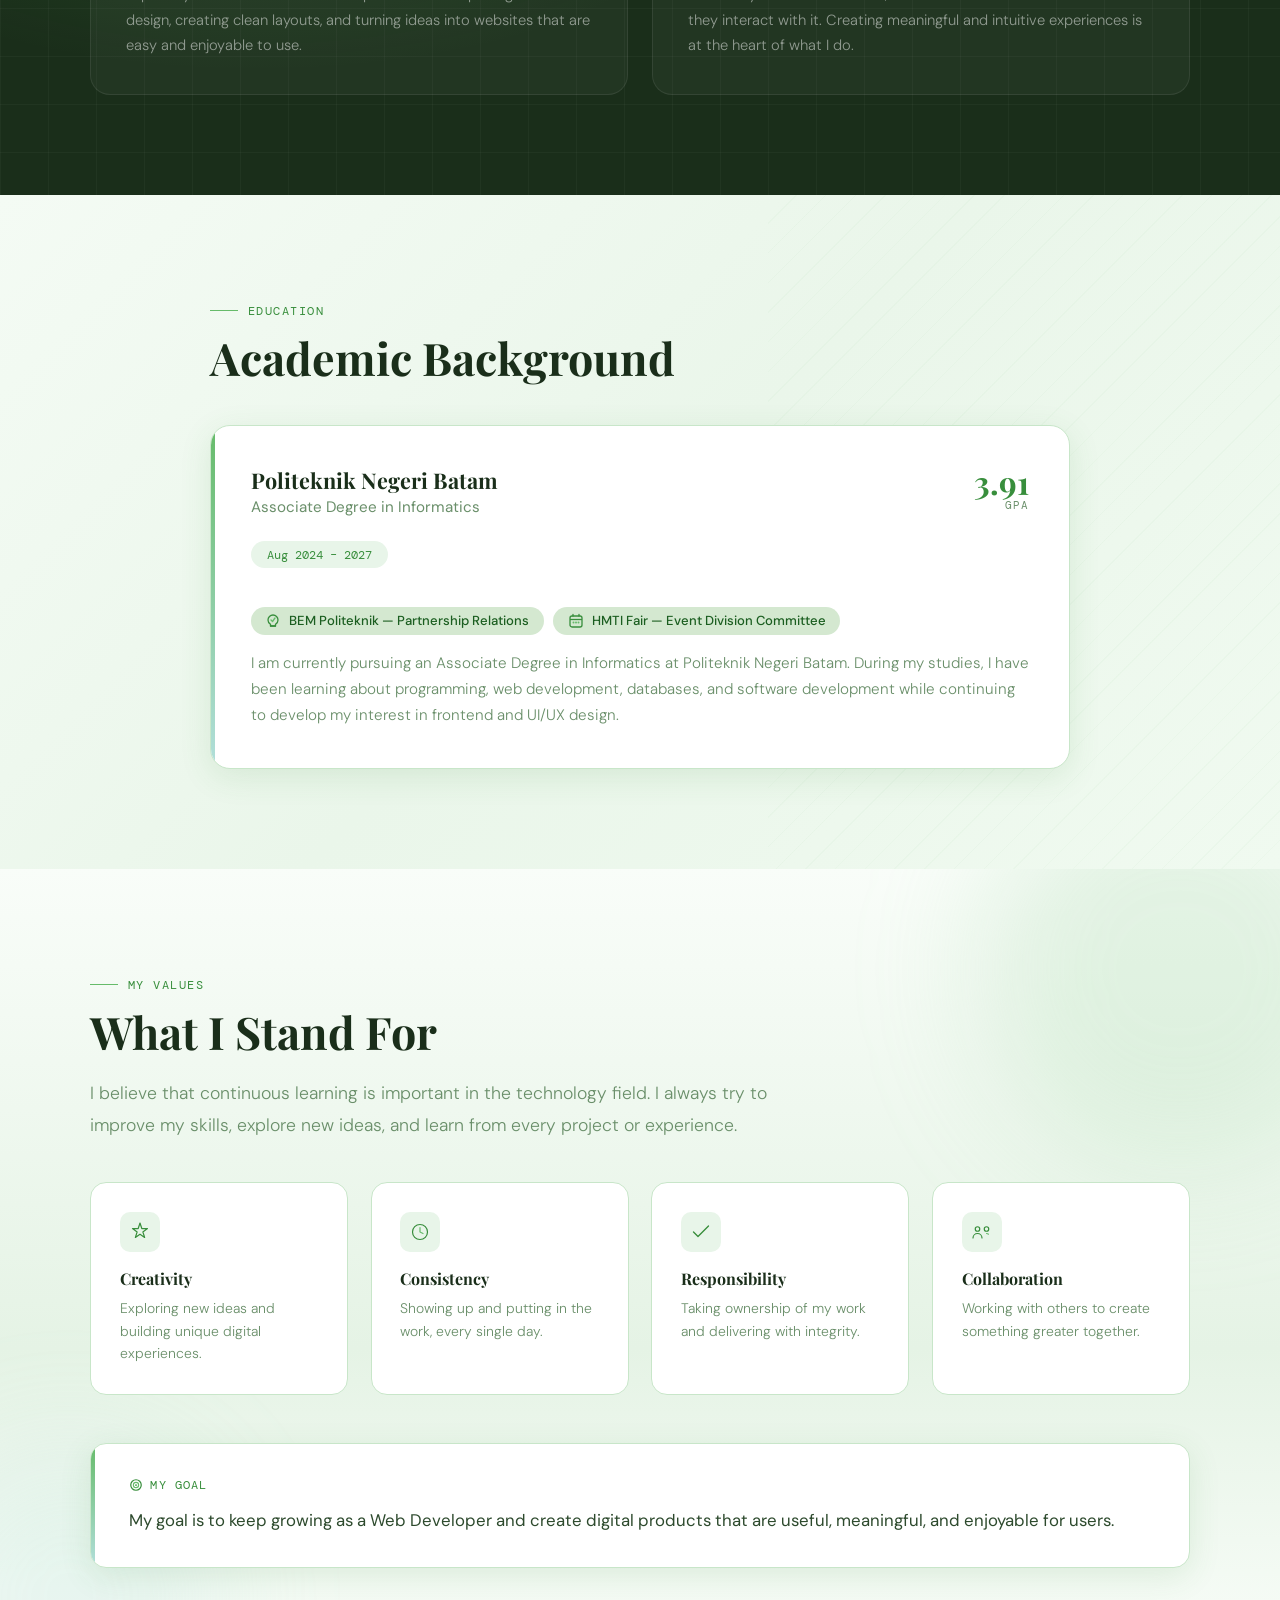
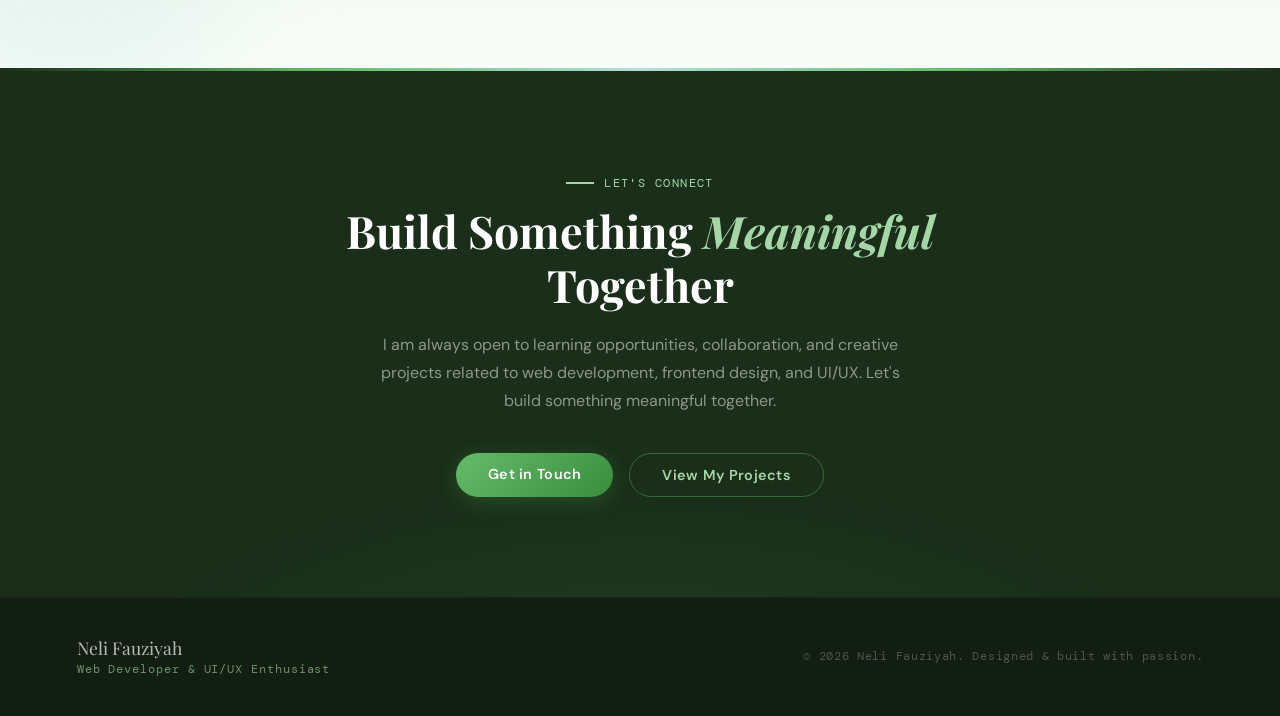
<file: about.html>
<!DOCTYPE html>
<html lang="id">

<head>
    <meta charset="UTF-8" />
    <meta name="viewport" content="width=device-width, initial-scale=1.0" />
    <title>About</title>
    <link rel="icon" type="image/svg+xml"
        href="data:image/svg+xml,<svg xmlns='http://www.w3.org/2000/svg' viewBox='0 0 64 64'><rect width='64' height='64' rx='14' fill='%23f0faf0'/><text x='6' y='50' font-family='Georgia,serif' font-size='44' font-weight='700' fill='%23388e3c' letter-spacing='-3'>NF</text><path d='M9 56 Q32 51 55 56' fill='none' stroke='%2366bb6a' stroke-width='1.4' stroke-linecap='round'/></svg>" />
    <link
        href="https://fonts.googleapis.com/css2?family=Playfair+Display:ital,wght@0,400;0,700;1,400&family=DM+Sans:wght@300;400;500;600&family=DM+Mono:wght@400;500&display=swap"
        rel="stylesheet" />
    <link rel="stylesheet" href="css/about.css" />
</head>

<body>

    <div class="cursor" id="cursor"></div>
    <div class="cursor-ring" id="cursorRing"></div>
    <div class="toast" id="toast"></div>
    <div class="nav-overlay" id="navOverlay"></div>

    <nav id="navbar">
        <a href="index.html" class="nav-logo">
            <svg width="44" height="44" viewBox="0 0 44 44" fill="none" xmlns="http://www.w3.org/2000/svg">
                <text x="4" y="34" font-family="Georgia, serif" font-size="30" font-weight="700" fill="#388e3c"
                    letter-spacing="-2">NF</text>
                <path d="M6 38 Q22 34 38 38" fill="none" stroke="#66bb6a" stroke-width="0.9" stroke-linecap="round" />
            </svg>
        </a>
        <ul class="nav-links" id="navLinks">
            <li><a href="index.html">Home</a></li>
            <li><a href="about.html" class="active">About Me</a></li>
            <li><a href="organization.html">Organization</a></li>
            <li><a href="project.html">Project</a></li>
            <li><a href="contact.html">Contact</a></li>
        </ul>
        <div class="hamburger" id="hamburger">
            <span></span>
            <span></span>
            <span></span>
        </div>
    </nav>

    <section id="about-hero">
        <div class="hero-bg"></div>
        <div class="hero-lines">
            <svg viewBox="0 0 1440 900" preserveAspectRatio="none" xmlns="http://www.w3.org/2000/svg">
                <path d="M0,300 Q360,180 720,280 T1440,220" fill="none" stroke="rgba(102,187,106,0.12)"
                    stroke-width="1.5" />
                <path d="M0,400 Q360,320 720,400 T1440,340" fill="none" stroke="rgba(102,187,106,0.08)"
                    stroke-width="1" />
                <path d="M0,500 Q360,440 720,500 T1440,460" fill="none" stroke="rgba(178,223,219,0.1)"
                    stroke-width="1" />
                <circle cx="160" cy="160" r="80" fill="none" stroke="rgba(102,187,106,0.1)" stroke-width="1" />
                <circle cx="160" cy="160" r="140" fill="none" stroke="rgba(102,187,106,0.06)" stroke-width="1" />
                <circle cx="1280" cy="700" r="100" fill="none" stroke="rgba(178,223,219,0.12)" stroke-width="1" />
                <circle cx="1280" cy="700" r="170" fill="none" stroke="rgba(178,223,219,0.06)" stroke-width="1" />
            </svg>
        </div>
        <div class="hero-content">
            <div class="hero-eyebrow">
                <span></span>
                About Me
                <span></span>
            </div>
            <h1 class="hero-title">Get to Know <em>Me</em></h1>
            <p class="hero-sub">
                Hi, I'm Neli Fauziyah, an Informatics student at Politeknik Negeri Batam with a strong interest in web
                development and UI/UX design.
            </p>
        </div>
        <div class="scroll-hint">
            <span>Scroll</span>
            <div class="scroll-dot"></div>
        </div>
    </section>

    <section id="intro">
        <div class="intro-bg"></div>
        <svg class="intro-deco" width="340" height="600" viewBox="0 0 340 600" fill="none"
            xmlns="http://www.w3.org/2000/svg">
            <path d="M20 0 Q170 150 20 300 Q170 450 20 600" stroke="#66bb6a" stroke-width="1.5" />
            <path d="M60 0 Q210 150 60 300 Q210 450 60 600" stroke="#66bb6a" stroke-width="1" />
            <path d="M100 0 Q250 150 100 300 Q250 450 100 600" stroke="#66bb6a" stroke-width="0.5" />
            <path d="M140 0 Q290 150 140 300 Q290 450 140 600" stroke="#66bb6a" stroke-width="0.3" />
        </svg>
        <div class="intro-grid">
            <div class="intro-visual reveal">
                <div class="about-avatar-wrap">
                    <div class="about-avatar-bg"></div>
                    <div class="about-initials">
                        <svg viewBox="0 0 280 300" fill="none" xmlns="http://www.w3.org/2000/svg" width="200"
                            height="220">
                            <g fill="#2d7a30">
                                <path
                                    d="M38 240 L38 60 L52 60 L148 196 L148 60 L162 60 L162 240 L148 240 L52 104 L52 240 Z" />
                                <path
                                    d="M148 60 L240 60 L240 74 L162 74 L162 148 L228 148 L228 162 L162 162 L162 240 L148 240 Z" />
                            </g>
                            <path d="M148 56 C148 56 178 30 210 44 C230 54 232 72 220 82 C210 90 196 82 196 68"
                                fill="none" stroke="#2d7a30" stroke-width="3.5" stroke-linecap="round" />
                            <path
                                d="M38 248 C38 248 60 268 88 256 C106 248 108 232 96 226 C84 220 68 228 72 244 C76 256 90 260 90 260"
                                fill="none" stroke="#2d7a30" stroke-width="3.5" stroke-linecap="round" />
                            <g transform="translate(222, 168) rotate(-15)">
                                <path d="M4 20 C4 20 2 8 10 4 C16 1 20 6 18 12 C16 17 10 18 8 14" fill="none"
                                    stroke="#2d7a30" stroke-width="2.2" stroke-linecap="round"
                                    stroke-linejoin="round" />
                                <path d="M8 18 C8 18 14 6 24 8 C30 9 31 15 26 18 C21 21 16 18 18 14" fill="none"
                                    stroke="#2d7a30" stroke-width="2.2" stroke-linecap="round"
                                    stroke-linejoin="round" />
                                <path d="M4 20 C6 22 10 26 10 32" fill="none" stroke="#2d7a30" stroke-width="2"
                                    stroke-linecap="round" />
                                <path d="M16 20 C16 22 14 25 12 28" fill="none" stroke="#2d7a30" stroke-width="1.8"
                                    stroke-linecap="round" />
                            </g>
                            <line x1="70" y1="266" x2="100" y2="266" stroke="#2d7a30" stroke-width="1.2" />
                            <line x1="168" y1="266" x2="198" y2="266" stroke="#2d7a30" stroke-width="1.2" />
                            <text x="140" y="272" text-anchor="middle" font-family="Georgia, serif" font-size="15"
                                font-style="italic" fill="#2d7a30" letter-spacing="2">NeliFauziyah</text>
                        </svg>
                    </div>
                    <div class="about-dots"></div>
                </div>
                <div class="intro-stats">
                    <div class="stat-item">
                        <span class="stat-num">3.91</span>
                        <span class="stat-label">GPA</span>
                    </div>
                    <div class="stat-item">
                        <span class="stat-num">6+</span>
                        <span class="stat-label">Technologies</span>
                    </div>
                    <div class="stat-item">
                        <span class="stat-num">2</span>
                        <span class="stat-label">Organizations</span>
                    </div>
                </div>
            </div>
            <div class="intro-text reveal">
                <div class="section-label">Introduction</div>
                <h2 class="section-title">A little about <em>myself</em></h2>
                <p>
                    I enjoy learning how to create websites that are not only functional, but also interactive,
                    responsive, and visually engaging. For me, web development is a combination of creativity, logic,
                    and user experience.
                </p>
                <p>
                    Currently studying Informatics at Politeknik Negeri Batam, I bridge the gap between aesthetics and
                    functionality, building digital experiences that are not just beautiful, but truly useful.
                </p>
                <a href="contact.html" class="btn btn-primary">Let's Connect</a>
            </div>
        </div>
    </section>

    <section id="passion">
        <div class="passion-bg"></div>
        <div class="passion-grid-lines"></div>
        <div class="passion-content">
            <div class="reveal">
                <div class="section-label">My Passion</div>
                <h2 class="section-title">What Drives Me</h2>
            </div>
            <div class="passion-cards">
                <div class="passion-card reveal" data-delay="0">
                    <div class="passion-card-icon">
                        <svg viewBox="0 0 48 48" fill="none" xmlns="http://www.w3.org/2000/svg">
                            <rect width="48" height="48" rx="10" fill="rgba(102,187,106,0.12)" />
                            <path d="M14 10L10 38h28l-4-28H14z" fill="none" stroke="#a5d6a7" stroke-width="1.8"
                                stroke-linejoin="round" />
                            <path d="M18 18h12M17 24h14M19 30l5 4 5-4" fill="none" stroke="#66bb6a" stroke-width="1.8"
                                stroke-linecap="round" stroke-linejoin="round" />
                        </svg>
                    </div>
                    <h3 class="passion-card-title">Web Development</h3>
                    <p class="passion-card-text">
                        I have a passion for designing and building digital experiences, especially in the field of web
                        development. I love exploring frontend design, creating clean layouts, and turning ideas into
                        websites that are easy and enjoyable to use.
                    </p>
                </div>
                <div class="passion-card reveal" data-delay="150">
                    <div class="passion-card-icon">
                        <svg viewBox="0 0 48 48" fill="none" xmlns="http://www.w3.org/2000/svg">
                            <rect width="48" height="48" rx="10" fill="rgba(102,187,106,0.12)" />
                            <rect x="10" y="10" width="13" height="13" rx="3" fill="none" stroke="#66bb6a"
                                stroke-width="1.8" />
                            <rect x="25" y="10" width="13" height="13" rx="3" fill="none" stroke="#a5d6a7"
                                stroke-width="1.8" />
                            <rect x="10" y="25" width="13" height="13" rx="3" fill="none" stroke="#a5d6a7"
                                stroke-width="1.8" />
                            <rect x="25" y="25" width="13" height="13" rx="3" fill="none" stroke="#b2dfdb"
                                stroke-width="1.8" />
                            <circle cx="16.5" cy="16.5" r="3" fill="rgba(102,187,106,0.4)" />
                            <path d="M13 31l2 2 4-4" stroke="#66bb6a" stroke-width="1.6" stroke-linecap="round"
                                stroke-linejoin="round" />
                        </svg>
                    </div>
                    <h3 class="passion-card-title">UI/UX Design</h3>
                    <p class="passion-card-text">
                        I am also interested in UI/UX design because I believe a good website is not only about how it
                        looks, but also about how users feel when they interact with it. Creating meaningful and
                        intuitive experiences is at the heart of what I do.
                    </p>
                </div>
            </div>
        </div>
    </section>

    <section id="education">
        <div class="edu-bg"></div>
        <div class="edu-stripes"></div>
        <div class="edu-content">
            <div class="reveal">
                <div class="section-label">Education</div>
                <h2 class="section-title">Academic Background</h2>
            </div>
            <div class="edu-card reveal">
                <div class="edu-header">
                    <div>
                        <div class="edu-school">Politeknik Negeri Batam</div>
                        <div class="edu-degree">Associate Degree in Informatics</div>
                    </div>
                    <div class="edu-meta">
                        <div class="edu-gpa">3.91</div>
                        <div class="edu-gpa-label">GPA</div>
                    </div>
                </div>
                <div class="edu-date-badge">Aug 2024 – 2027</div>
                <div class="edu-activities">
                    <span class="activity-tag">
                        <svg viewBox="0 0 16 16" fill="none" xmlns="http://www.w3.org/2000/svg">
                            <path
                                d="M8 2C5.24 2 3 4.24 3 7c0 1.86 1.01 3.48 2.5 4.36V13h5v-1.64C12 10.48 13 8.86 13 7c0-2.76-2.24-5-5-5z"
                                fill="none" stroke="#388e3c" stroke-width="1.3" stroke-linejoin="round" />
                            <path d="M5.5 13h5" stroke="#388e3c" stroke-width="1.3" stroke-linecap="round" />
                            <path d="M6 7l1.5 1.5L10 5" stroke="#66bb6a" stroke-width="1.3" stroke-linecap="round"
                                stroke-linejoin="round" />
                        </svg>
                        BEM Politeknik — Partnership Relations
                    </span>
                    <span class="activity-tag">
                        <svg viewBox="0 0 16 16" fill="none" xmlns="http://www.w3.org/2000/svg">
                            <rect x="2" y="3" width="12" height="11" rx="2" fill="none" stroke="#388e3c"
                                stroke-width="1.3" />
                            <path d="M5 3V1.5M11 3V1.5" stroke="#388e3c" stroke-width="1.3" stroke-linecap="round" />
                            <path d="M2 6.5h12" stroke="#388e3c" stroke-width="1.3" />
                            <circle cx="5.5" cy="9.5" r="1" fill="#66bb6a" />
                            <circle cx="8" cy="9.5" r="1" fill="#66bb6a" />
                            <circle cx="10.5" cy="9.5" r="1" fill="#66bb6a" />
                        </svg>
                        HMTI Fair — Event Division Committee
                    </span>
                </div>
                <p class="edu-desc">
                    I am currently pursuing an Associate Degree in Informatics at Politeknik Negeri Batam. During my
                    studies, I have been learning about programming, web development, databases, and software
                    development while continuing to develop my interest in frontend and UI/UX design.
                </p>
            </div>
        </div>
    </section>

    <section id="values">
        <div class="values-bg"></div>
        <div class="values-orb values-orb-1"></div>
        <div class="values-orb values-orb-2"></div>
        <div class="values-content">
            <div class="reveal">
                <div class="section-label">My Values</div>
                <h2 class="section-title">What I Stand For</h2>
            </div>
            <p class="values-intro reveal">
                I believe that continuous learning is important in the technology field. I always try to improve my
                skills, explore new ideas, and learn from every project or experience.
            </p>
            <div class="values-grid">
                <div class="value-item reveal" data-delay="0">
                    <div class="value-icon">
                        <svg viewBox="0 0 32 32" fill="none" xmlns="http://www.w3.org/2000/svg">
                            <path d="M16 4l2.4 7.4H26l-6.2 4.5 2.4 7.4L16 19l-6.2 4.3 2.4-7.4L6 11.4h7.6L16 4z"
                                stroke="#388e3c" stroke-width="1.6" stroke-linejoin="round" />
                        </svg>
                    </div>
                    <h4 class="value-title">Creativity</h4>
                    <p class="value-text">Exploring new ideas and building unique digital experiences.</p>
                </div>
                <div class="value-item reveal" data-delay="100">
                    <div class="value-icon">
                        <svg viewBox="0 0 32 32" fill="none" xmlns="http://www.w3.org/2000/svg">
                            <circle cx="16" cy="16" r="10" stroke="#388e3c" stroke-width="1.6" />
                            <path d="M16 10v6l4 2" stroke="#66bb6a" stroke-width="1.6" stroke-linecap="round"
                                stroke-linejoin="round" />
                        </svg>
                    </div>
                    <h4 class="value-title">Consistency</h4>
                    <p class="value-text">Showing up and putting in the work, every single day.</p>
                </div>
                <div class="value-item reveal" data-delay="200">
                    <div class="value-icon">
                        <svg viewBox="0 0 32 32" fill="none" xmlns="http://www.w3.org/2000/svg">
                            <path d="M6 16l6 6 14-14" stroke="#388e3c" stroke-width="1.8" stroke-linecap="round"
                                stroke-linejoin="round" />
                        </svg>
                    </div>
                    <h4 class="value-title">Responsibility</h4>
                    <p class="value-text">Taking ownership of my work and delivering with integrity.</p>
                </div>
                <div class="value-item reveal" data-delay="300">
                    <div class="value-icon">
                        <svg viewBox="0 0 32 32" fill="none" xmlns="http://www.w3.org/2000/svg">
                            <circle cx="10" cy="12" r="3" stroke="#388e3c" stroke-width="1.6" />
                            <circle cx="22" cy="12" r="3" stroke="#388e3c" stroke-width="1.6" />
                            <path d="M4 24c0-3.31 2.69-6 6-6s6 2.69 6 6" stroke="#388e3c" stroke-width="1.6"
                                stroke-linecap="round" />
                            <path d="M22 18c1.1 0 2 .4 2.7 1" stroke="#66bb6a" stroke-width="1.4"
                                stroke-linecap="round" />
                        </svg>
                    </div>
                    <h4 class="value-title">Collaboration</h4>
                    <p class="value-text">Working with others to create something greater together.</p>
                </div>
            </div>
            <div class="values-goal reveal">
                <div class="values-goal-inner">
                    <div class="values-goal-label">
                        <svg viewBox="0 0 16 16" fill="none" xmlns="http://www.w3.org/2000/svg" width="14" height="14">
                            <circle cx="8" cy="8" r="6" stroke="#388e3c" stroke-width="1.4" />
                            <circle cx="8" cy="8" r="3" stroke="#66bb6a" stroke-width="1.3" />
                            <circle cx="8" cy="8" r="1" fill="#388e3c" />
                        </svg>
                        My Goal
                    </div>
                    <p>
                        My goal is to keep growing as a Web Developer and create digital products that are useful,
                        meaningful, and enjoyable for users.
                    </p>
                </div>
            </div>
        </div>
    </section>

    <section id="connect">
        <div class="connect-bg"></div>
        <div class="connect-border-art"></div>
        <div class="connect-content">
            <div class="reveal">
                <div class="section-label" style="justify-content:center">Let's Connect</div>
                <h2 class="section-title">Build Something <em style="color:var(--g3);font-style:italic">Meaningful</em>
                    Together</h2>
            </div>
            <p class="connect-sub reveal">
                I am always open to learning opportunities, collaboration, and creative projects related to web
                development, frontend design, and UI/UX. Let's build something meaningful together.
            </p>
            <div class="connect-actions reveal">
                <a href="contact.html" class="btn btn-primary">Get in Touch</a>
                <a href="project.html" class="btn btn-outline">View My Projects</a>
            </div>
        </div>
    </section>

    <footer>
        <div class="footer-left">
            Neli Fauziyah
            <span>Web Developer &amp; UI/UX Enthusiast</span>
        </div>
        <div class="footer-copy">© 2026 Neli Fauziyah. Designed &amp; built with passion.</div>
    </footer>

    <script src="js/about.js"></script>
</body>

</html>
</file>
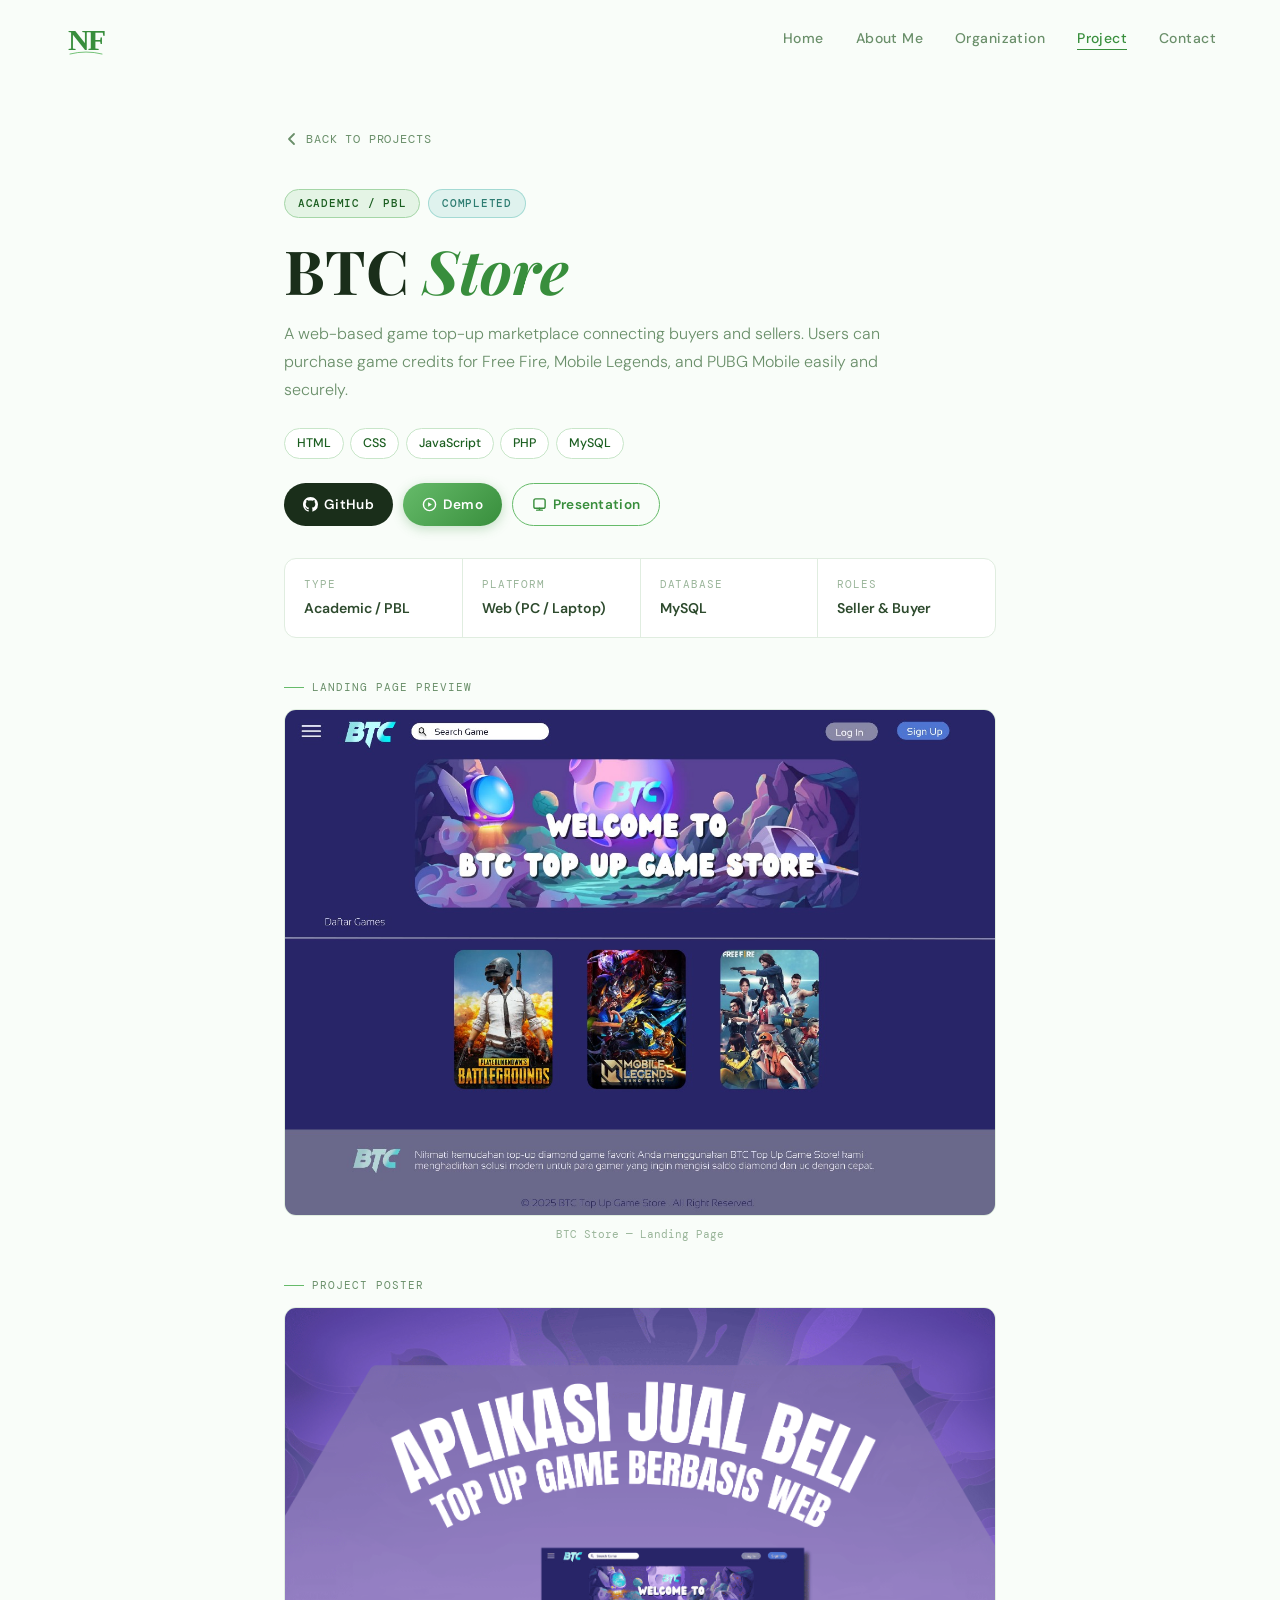
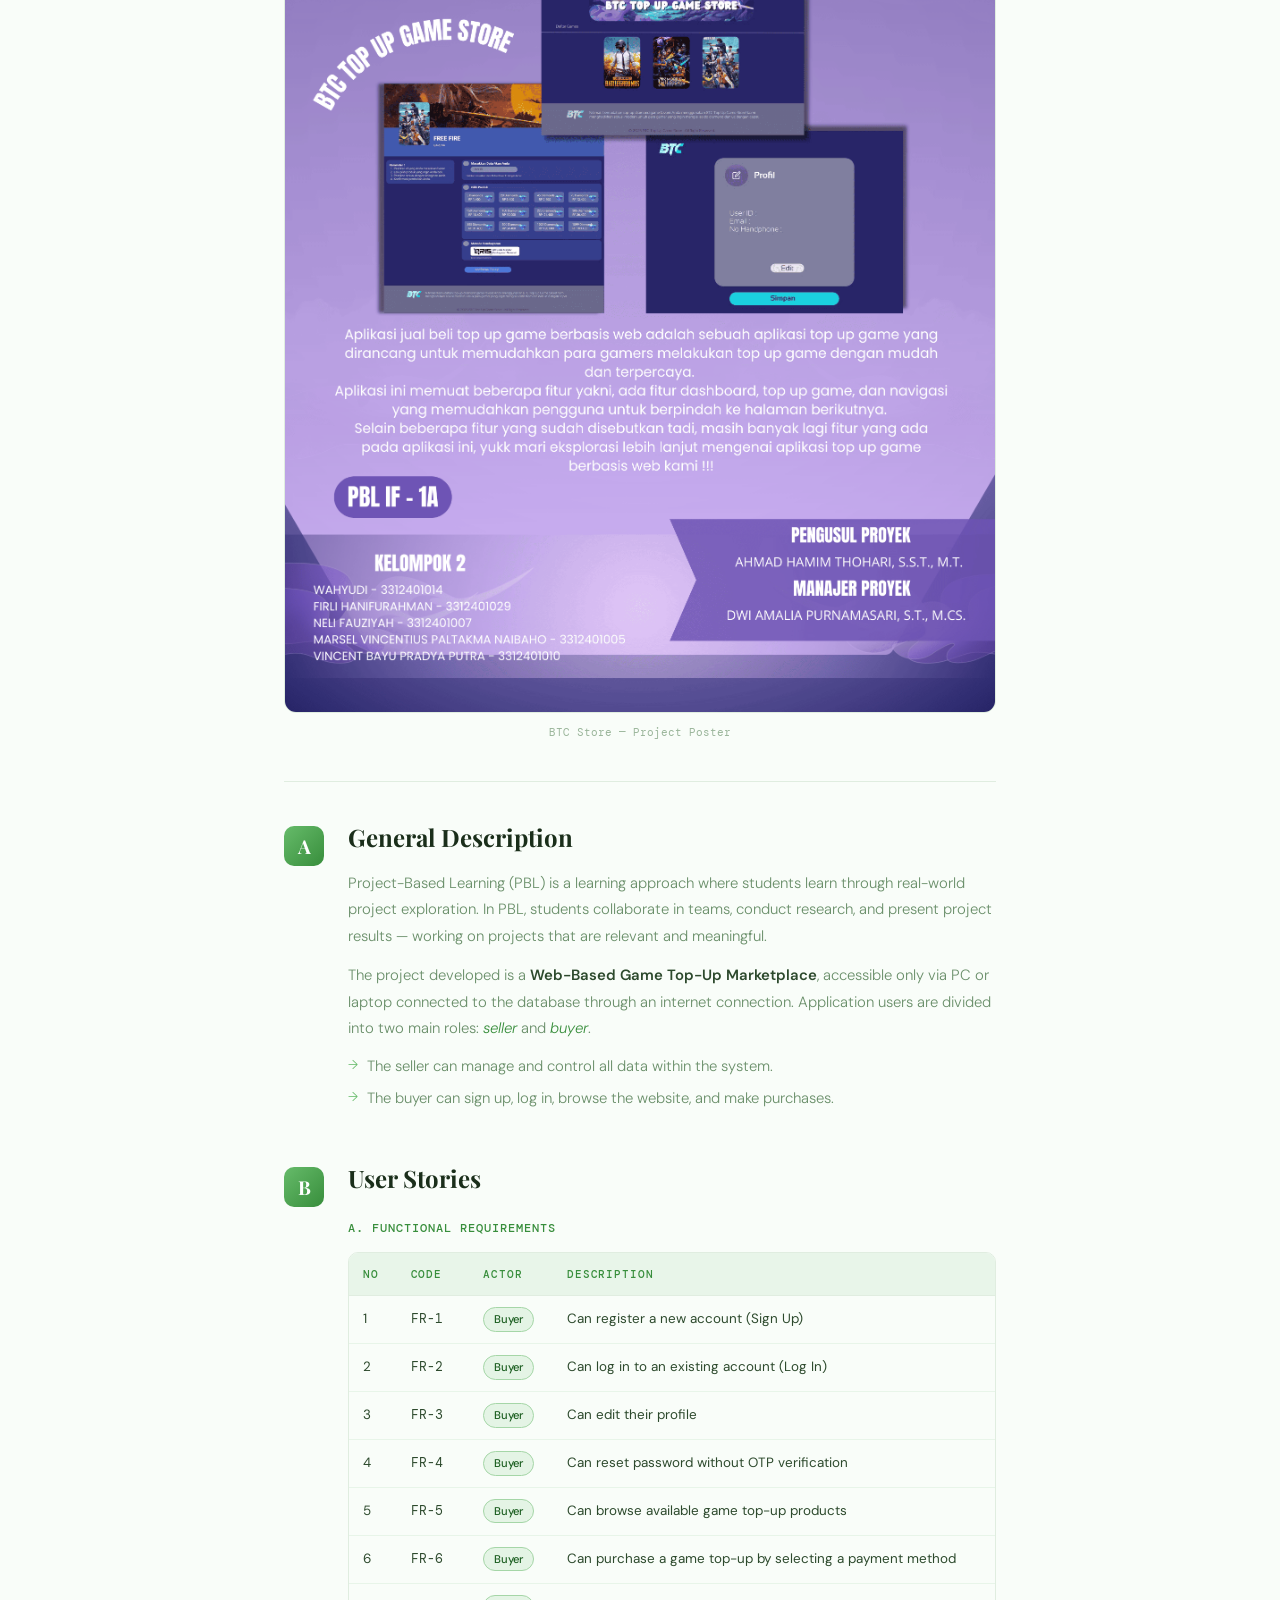
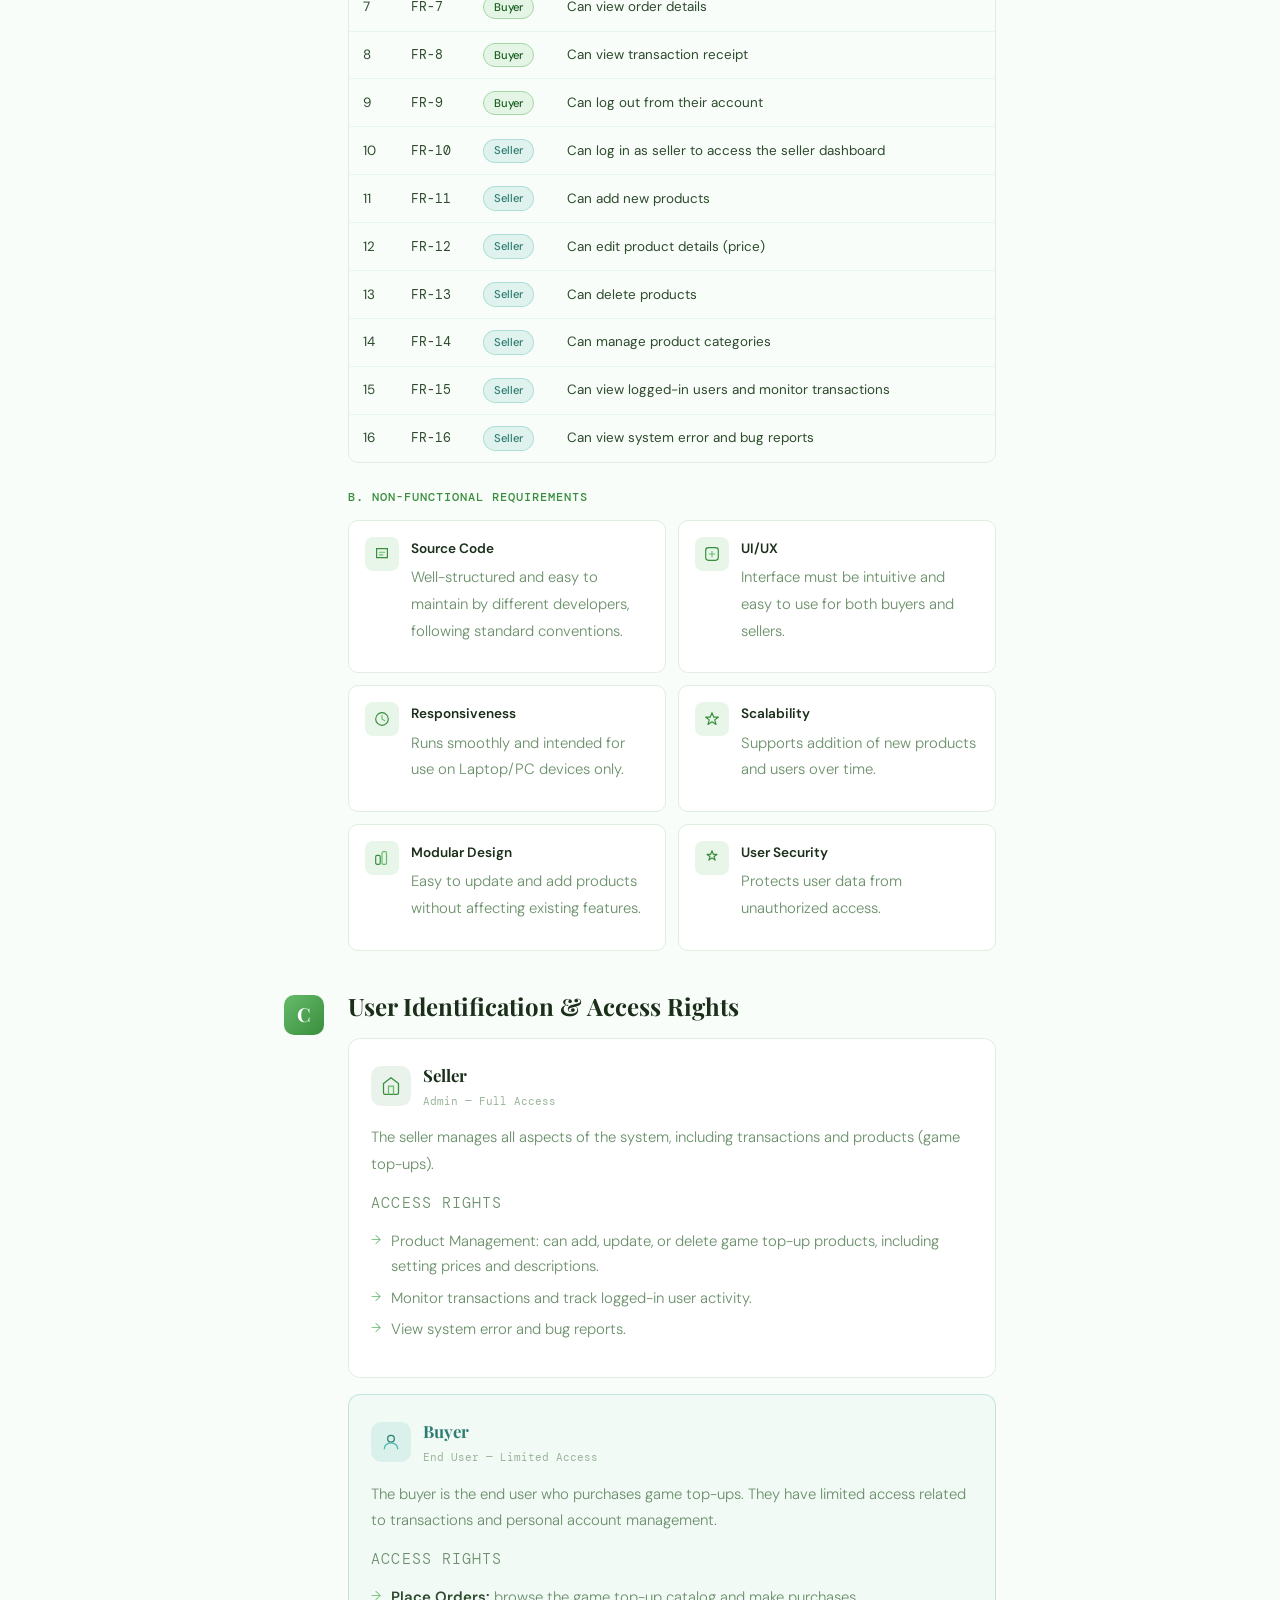
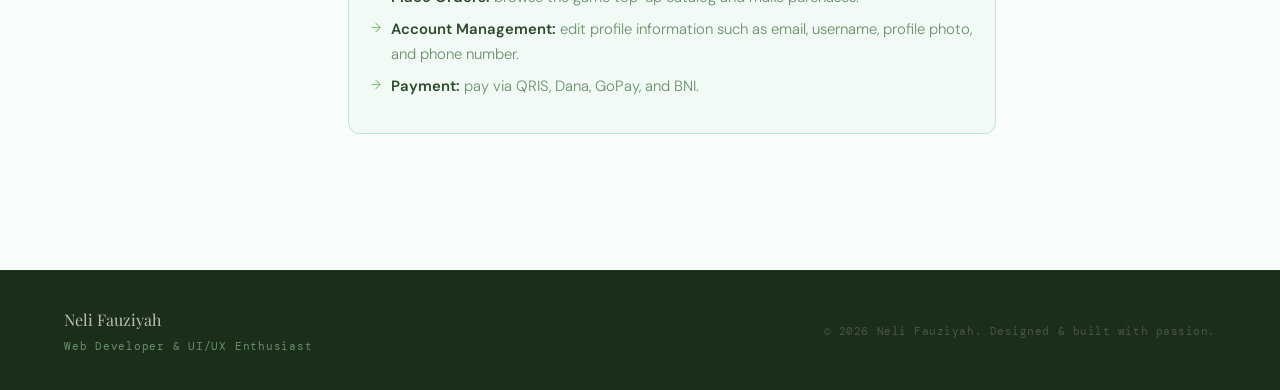
<file: btc_store.html>
<!DOCTYPE html>
<html lang="en">

<head>
    <meta charset="UTF-8" />
    <meta name="viewport" content="width=device-width, initial-scale=1.0" />
    <title>BTC Store</title>
    <link rel="icon" type="image/svg+xml"
        href="data:image/svg+xml,<svg xmlns='http://www.w3.org/2000/svg' viewBox='0 0 64 64'><rect width='64' height='64' rx='14' fill='%23f0faf0'/><text x='6' y='50' font-family='Georgia,serif' font-size='44' font-weight='700' fill='%23388e3c' letter-spacing='-3'>NF</text></svg>" />
    <link
        href="https://fonts.googleapis.com/css2?family=Playfair+Display:ital,wght@0,400;0,700;1,400&family=DM+Sans:wght@300;400;500;600&family=DM+Mono:wght@400;500&display=swap"
        rel="stylesheet" />
    <link rel="stylesheet" href="css/btc_store.css" />
</head>

<body>

    <div class="nav-overlay" id="navOverlay"></div>

    <nav id="navbar">
        <a href="index.html" class="nav-logo">
            <svg width="44" height="44" viewBox="0 0 44 44" fill="none">
                <text x="4" y="34" font-family="Georgia, serif" font-size="30" font-weight="700" fill="#388e3c"
                    letter-spacing="-2">NF</text>
                <path d="M6 38 Q22 34 38 38" fill="none" stroke="#66bb6a" stroke-width="0.9" stroke-linecap="round" />
            </svg>
        </a>
        <ul class="nav-links" id="navLinks">
            <li><a href="index.html">Home</a></li>
            <li><a href="about.html">About Me</a></li>
            <li><a href="organization.html">Organization</a></li>
            <li><a href="project.html" class="active">Project</a></li>
            <li><a href="contact.html">Contact</a></li>
        </ul>
        <div class="hamburger" id="hamburger"><span></span><span></span><span></span></div>
    </nav>

    <main class="page-wrapper">

        <div class="article-container">

            <a href="project.html" class="back-link">
                <svg width="16" height="16" viewBox="0 0 16 16" fill="none" stroke="currentColor" stroke-width="1.8">
                    <path d="M10 3L5 8l5 5" stroke-linecap="round" stroke-linejoin="round" />
                </svg>
                Back to Projects
            </a>

            <header class="article-header">
                <div class="header-badges">
                    <span class="badge badge-cat">Academic / PBL</span>
                    <span class="badge badge-status">Completed</span>
                </div>
                <h1 class="article-title">BTC <em>Store</em></h1>
                <p class="article-lead">A web-based game top-up marketplace connecting buyers and sellers. Users can
                    purchase game credits for Free Fire, Mobile Legends, and PUBG Mobile easily and securely.</p>
                <div class="header-tags">
                    <span class="tech-chip">HTML</span>
                    <span class="tech-chip">CSS</span>
                    <span class="tech-chip">JavaScript</span>
                    <span class="tech-chip">PHP</span>
                    <span class="tech-chip">MySQL</span>
                </div>
                <div class="header-actions">
                    <a href="https://github.com/Verrelian/btc-store.git" target="_blank" class="action-btn btn-dark">
                        <svg width="15" height="15" viewBox="0 0 16 16" fill="currentColor">
                            <path
                                d="M8 0C3.58 0 0 3.58 0 8c0 3.54 2.29 6.53 5.47 7.59.4.07.55-.17.55-.38 0-.19-.01-.82-.01-1.49-2.01.37-2.53-.49-2.69-.94-.09-.23-.48-.94-.82-1.13-.28-.15-.68-.52-.01-.53.63-.01 1.08.58 1.23.82.72 1.21 1.87.87 2.33.66.07-.52.28-.87.51-1.07-1.78-.2-3.64-.89-3.64-3.95 0-.87.31-1.59.82-2.15-.08-.2-.36-1.02.08-2.12 0 0 .67-.21 2.2.82.64-.18 1.32-.27 2-.27.68 0 1.36.09 2 .27 1.53-1.04 2.2-.82 2.2-.82.44 1.1.16 1.92.08 2.12.51.56.82 1.27.82 2.15 0 3.07-1.87 3.75-3.65 3.95.29.25.54.73.54 1.48 0 1.07-.01 1.93-.01 2.2 0 .21.15.46.55.38A8.013 8.013 0 0016 8c0-4.42-3.58-8-8-8z" />
                        </svg>
                        GitHub
                    </a>
                    <a href="https://youtu.be/i6QhT6-h9Kc?si=gQDxOCuyErIxdnrJ" target="_blank"
                        class="action-btn btn-green">
                        <svg width="15" height="15" viewBox="0 0 16 16" fill="none" stroke="currentColor"
                            stroke-width="1.5">
                            <circle cx="8" cy="8" r="6.5" />
                            <path d="M6.5 5.5l4 2.5-4 2.5V5.5z" fill="currentColor" stroke="none" />
                        </svg>
                        Demo
                    </a>
                    <a href="https://youtu.be/X7S7dQz3k-g?si=rI29u-gMIg1Ispek" target="_blank"
                        class="action-btn btn-outline">
                        <svg width="15" height="15" viewBox="0 0 16 16" fill="none" stroke="currentColor"
                            stroke-width="1.5">
                            <rect x="2" y="2" width="12" height="10" rx="2" />
                            <path d="M5 14h6M8 12v2" stroke-linecap="round" />
                        </svg>
                        Presentation
                    </a>
                </div>
            </header>

            <div class="meta-strip">
                <div class="meta-item">
                    <span class="meta-label">Type</span>
                    <span class="meta-value">Academic / PBL</span>
                </div>
                <div class="meta-divider"></div>
                <div class="meta-item">
                    <span class="meta-label">Platform</span>
                    <span class="meta-value">Web (PC / Laptop)</span>
                </div>
                <div class="meta-divider"></div>
                <div class="meta-item">
                    <span class="meta-label">Database</span>
                    <span class="meta-value">MySQL</span>
                </div>
                <div class="meta-divider"></div>
                <div class="meta-item">
                    <span class="meta-label">Roles</span>
                    <span class="meta-value">Seller &amp; Buyer</span>
                </div>
            </div>

            <div class="poster-block reveal">
                <p class="poster-label">Landing Page Preview</p>
                <div class="poster-frame">
                    <img src="assets/gambar_btc.jpg" alt="BTC Store Landing Page"
                        onerror="this.style.display='none';this.nextElementSibling.style.display='flex'" />
                    <div class="poster-fallback">
                        <svg viewBox="0 0 64 64" fill="none" width="48" height="48">
                            <rect x="6" y="12" width="52" height="36" rx="5" stroke="#66bb6a" stroke-width="1.6" />
                            <circle cx="22" cy="27" r="5" stroke="#a5d6a7" stroke-width="1.4" />
                            <path d="M6 40l14-10 10 8 8-7 18 13" stroke="#66bb6a" stroke-width="1.4"
                                stroke-linecap="round" stroke-linejoin="round" />
                        </svg>
                        <span>assets/gambar_btc.jpg</span>
                        <span class="fallback-note">Landing page screenshot</span>
                    </div>
                </div>
                <p class="poster-caption">BTC Store — Landing Page</p>
            </div>

            <div class="poster-block reveal">
                <p class="poster-label">Project Poster</p>
                <div class="poster-frame">
                    <img src="assets/poster_btc.png" alt="BTC Store Poster"
                        onerror="this.style.display='none';this.nextElementSibling.style.display='flex'" />
                    <div class="poster-fallback">
                        <svg viewBox="0 0 64 64" fill="none" width="48" height="48">
                            <rect x="6" y="12" width="52" height="36" rx="5" stroke="#66bb6a" stroke-width="1.6" />
                            <circle cx="22" cy="27" r="5" stroke="#a5d6a7" stroke-width="1.4" />
                            <path d="M6 40l14-10 10 8 8-7 18 13" stroke="#66bb6a" stroke-width="1.4"
                                stroke-linecap="round" stroke-linejoin="round" />
                        </svg>
                        <span>assets/poster_btc.png</span>
                        <span class="fallback-note">Project poster</span>
                    </div>
                </div>
                <p class="poster-caption">BTC Store — Project Poster</p>
            </div>

            <div class="section-divider"></div>

            <section class="content-section reveal">
                <div class="section-marker">A</div>
                <div class="section-body">
                    <h2>General Description</h2>
                    <p>Project-Based Learning (PBL) is a learning approach where students learn through real-world
                        project exploration. In PBL, students collaborate in teams, conduct research, and present
                        project results — working on projects that are relevant and meaningful.</p>
                    <p>The project developed is a <strong>Web-Based Game Top-Up Marketplace</strong>, accessible only
                        via PC or laptop connected to the database through an internet connection. Application users are
                        divided into two main roles: <em>seller</em> and <em>buyer</em>.</p>
                    <ul class="article-list">
                        <li>The seller can manage and control all data within the system.</li>
                        <li>The buyer can sign up, log in, browse the website, and make purchases.</li>
                    </ul>
                </div>
            </section>

            <section class="content-section reveal">
                <div class="section-marker">B</div>
                <div class="section-body">
                    <h2>User Stories</h2>

                    <h3>a. Functional Requirements</h3>
                    <div class="table-wrap">
                        <table class="req-table">
                            <thead>
                                <tr>
                                    <th>No</th>
                                    <th>Code</th>
                                    <th>Actor</th>
                                    <th>Description</th>
                                </tr>
                            </thead>
                            <tbody>
                                <tr>
                                    <td>1</td>
                                    <td class="mono">FR-1</td>
                                    <td><span class="actor-badge actor-buyer">Buyer</span></td>
                                    <td>Can register a new account (Sign Up)</td>
                                </tr>
                                <tr>
                                    <td>2</td>
                                    <td class="mono">FR-2</td>
                                    <td><span class="actor-badge actor-buyer">Buyer</span></td>
                                    <td>Can log in to an existing account (Log In)</td>
                                </tr>
                                <tr>
                                    <td>3</td>
                                    <td class="mono">FR-3</td>
                                    <td><span class="actor-badge actor-buyer">Buyer</span></td>
                                    <td>Can edit their profile</td>
                                </tr>
                                <tr>
                                    <td>4</td>
                                    <td class="mono">FR-4</td>
                                    <td><span class="actor-badge actor-buyer">Buyer</span></td>
                                    <td>Can reset password without OTP verification</td>
                                </tr>
                                <tr>
                                    <td>5</td>
                                    <td class="mono">FR-5</td>
                                    <td><span class="actor-badge actor-buyer">Buyer</span></td>
                                    <td>Can browse available game top-up products</td>
                                </tr>
                                <tr>
                                    <td>6</td>
                                    <td class="mono">FR-6</td>
                                    <td><span class="actor-badge actor-buyer">Buyer</span></td>
                                    <td>Can purchase a game top-up by selecting a payment method</td>
                                </tr>
                                <tr>
                                    <td>7</td>
                                    <td class="mono">FR-7</td>
                                    <td><span class="actor-badge actor-buyer">Buyer</span></td>
                                    <td>Can view order details</td>
                                </tr>
                                <tr>
                                    <td>8</td>
                                    <td class="mono">FR-8</td>
                                    <td><span class="actor-badge actor-buyer">Buyer</span></td>
                                    <td>Can view transaction receipt</td>
                                </tr>
                                <tr>
                                    <td>9</td>
                                    <td class="mono">FR-9</td>
                                    <td><span class="actor-badge actor-buyer">Buyer</span></td>
                                    <td>Can log out from their account</td>
                                </tr>
                                <tr>
                                    <td>10</td>
                                    <td class="mono">FR-10</td>
                                    <td><span class="actor-badge actor-seller">Seller</span></td>
                                    <td>Can log in as seller to access the seller dashboard</td>
                                </tr>
                                <tr>
                                    <td>11</td>
                                    <td class="mono">FR-11</td>
                                    <td><span class="actor-badge actor-seller">Seller</span></td>
                                    <td>Can add new products</td>
                                </tr>
                                <tr>
                                    <td>12</td>
                                    <td class="mono">FR-12</td>
                                    <td><span class="actor-badge actor-seller">Seller</span></td>
                                    <td>Can edit product details (price)</td>
                                </tr>
                                <tr>
                                    <td>13</td>
                                    <td class="mono">FR-13</td>
                                    <td><span class="actor-badge actor-seller">Seller</span></td>
                                    <td>Can delete products</td>
                                </tr>
                                <tr>
                                    <td>14</td>
                                    <td class="mono">FR-14</td>
                                    <td><span class="actor-badge actor-seller">Seller</span></td>
                                    <td>Can manage product categories</td>
                                </tr>
                                <tr>
                                    <td>15</td>
                                    <td class="mono">FR-15</td>
                                    <td><span class="actor-badge actor-seller">Seller</span></td>
                                    <td>Can view logged-in users and monitor transactions</td>
                                </tr>
                                <tr>
                                    <td>16</td>
                                    <td class="mono">FR-16</td>
                                    <td><span class="actor-badge actor-seller">Seller</span></td>
                                    <td>Can view system error and bug reports</td>
                                </tr>
                            </tbody>
                        </table>
                    </div>

                    <h3>b. Non-Functional Requirements</h3>
                    <div class="nfr-grid">
                        <div class="nfr-item">
                            <div class="nfr-icon">
                                <svg viewBox="0 0 20 20" fill="none" width="18" height="18">
                                    <path d="M4 4h12v10H4z" stroke="#388e3c" stroke-width="1.3" />
                                    <path d="M7 8h6M7 11h4" stroke="#66bb6a" stroke-width="1.2"
                                        stroke-linecap="round" />
                                </svg>
                            </div>
                            <div>
                                <div class="nfr-title">Source Code</div>
                                <p class="nfr-desc">Well-structured and easy to maintain by different developers,
                                    following standard conventions.</p>
                            </div>
                        </div>
                        <div class="nfr-item">
                            <div class="nfr-icon">
                                <svg viewBox="0 0 20 20" fill="none" width="18" height="18">
                                    <rect x="3" y="3" width="14" height="14" rx="3" stroke="#388e3c"
                                        stroke-width="1.3" />
                                    <path d="M7 10h6M10 7v6" stroke="#66bb6a" stroke-width="1.2"
                                        stroke-linecap="round" />
                                </svg>
                            </div>
                            <div>
                                <div class="nfr-title">UI/UX</div>
                                <p class="nfr-desc">Interface must be intuitive and easy to use for both buyers and
                                    sellers.</p>
                            </div>
                        </div>
                        <div class="nfr-item">
                            <div class="nfr-icon">
                                <svg viewBox="0 0 20 20" fill="none" width="18" height="18">
                                    <path d="M3 10a7 7 0 1014 0A7 7 0 003 10z" stroke="#388e3c" stroke-width="1.3" />
                                    <path d="M10 6v4l3 2" stroke="#66bb6a" stroke-width="1.2" stroke-linecap="round" />
                                </svg>
                            </div>
                            <div>
                                <div class="nfr-title">Responsiveness</div>
                                <p class="nfr-desc">Runs smoothly and intended for use on Laptop/PC devices only.</p>
                            </div>
                        </div>
                        <div class="nfr-item">
                            <div class="nfr-icon">
                                <svg viewBox="0 0 20 20" fill="none" width="18" height="18">
                                    <path d="M10 3l2 5h5l-4 3 1.5 5L10 13l-4.5 3L7 11 3 8h5L10 3z" stroke="#388e3c"
                                        stroke-width="1.3" stroke-linejoin="round" />
                                </svg>
                            </div>
                            <div>
                                <div class="nfr-title">Scalability</div>
                                <p class="nfr-desc">Supports addition of new products and users over time.</p>
                            </div>
                        </div>
                        <div class="nfr-item">
                            <div class="nfr-icon">
                                <svg viewBox="0 0 20 20" fill="none" width="18" height="18">
                                    <rect x="3" y="7" width="5" height="10" rx="1.5" stroke="#388e3c"
                                        stroke-width="1.3" />
                                    <rect x="10" y="3" width="5" height="14" rx="1.5" stroke="#66bb6a"
                                        stroke-width="1.3" />
                                </svg>
                            </div>
                            <div>
                                <div class="nfr-title">Modular Design</div>
                                <p class="nfr-desc">Easy to update and add products without affecting existing features.
                                </p>
                            </div>
                        </div>
                        <div class="nfr-item">
                            <div class="nfr-icon">
                                <svg viewBox="0 0 20 20" fill="none" width="18" height="18">
                                    <path d="M10 2l1.5 4h4l-3.2 2.3 1.2 4L10 10l-3.5 2.3 1.2-4L4.5 6h4L10 2z"
                                        stroke="#388e3c" stroke-width="1.3" stroke-linejoin="round" />
                                </svg>
                            </div>
                            <div>
                                <div class="nfr-title">User Security</div>
                                <p class="nfr-desc">Protects user data from unauthorized access.</p>
                            </div>
                        </div>
                    </div>
                </div>
            </section>

            <section class="content-section reveal">
                <div class="section-marker">C</div>
                <div class="section-body">
                    <h2>User Identification &amp; Access Rights</h2>

                    <div class="role-block">
                        <div class="role-header">
                            <div class="role-icon role-icon-seller">
                                <svg viewBox="0 0 24 24" fill="none" width="20" height="20">
                                    <path d="M3 9l9-7 9 7v11a2 2 0 01-2 2H5a2 2 0 01-2-2V9z" stroke="#388e3c"
                                        stroke-width="1.5" stroke-linejoin="round" />
                                    <path d="M9 22V12h6v10" stroke="#66bb6a" stroke-width="1.5"
                                        stroke-linecap="round" />
                                </svg>
                            </div>
                            <div>
                                <div class="role-name">Seller</div>
                                <div class="role-sub">Admin — Full Access</div>
                            </div>
                        </div>
                        <p>The seller manages all aspects of the system, including transactions and products (game
                            top-ups).</p>
                        <p class="access-label">Access Rights</p>
                        <ul class="article-list">
                            <li>Product Management: can add, update, or delete game top-up products, including setting
                                prices and descriptions.</li>
                            <li>Monitor transactions and track logged-in user activity.</li>
                            <li>View system error and bug reports.</li>
                        </ul>
                    </div>

                    <div class="role-block role-block-buyer">
                        <div class="role-header">
                            <div class="role-icon role-icon-buyer">
                                <svg viewBox="0 0 24 24" fill="none" width="20" height="20">
                                    <circle cx="12" cy="8" r="4" stroke="#2e7d72" stroke-width="1.5" />
                                    <path d="M4 20c0-4 3.6-7 8-7s8 3 8 7" stroke="#4db6ac" stroke-width="1.5"
                                        stroke-linecap="round" />
                                </svg>
                            </div>
                            <div>
                                <div class="role-name role-name-buyer">Buyer</div>
                                <div class="role-sub">End User — Limited Access</div>
                            </div>
                        </div>
                        <p>The buyer is the end user who purchases game top-ups. They have limited access related to
                            transactions and personal account management.</p>
                        <p class="access-label">Access Rights</p>
                        <ul class="article-list">
                            <li><strong>Place Orders:</strong> browse the game top-up catalog and make purchases.</li>
                            <li><strong>Account Management:</strong> edit profile information such as email, username,
                                profile photo, and phone number.</li>
                            <li><strong>Payment:</strong> pay via QRIS, Dana, GoPay, and BNI.</li>
                        </ul>
                    </div>
                </div>
            </section>

        </div>
    </main>

    <footer>
        <div class="footer-name">
            Neli Fauziyah
            <span>Web Developer &amp; UI/UX Enthusiast</span>
        </div>
        <div class="footer-copy">&copy; 2026 Neli Fauziyah. Designed &amp; built with passion.</div>
    </footer>

    <script src="js/btc_store.js"></script>
</body>

</html>
</file>
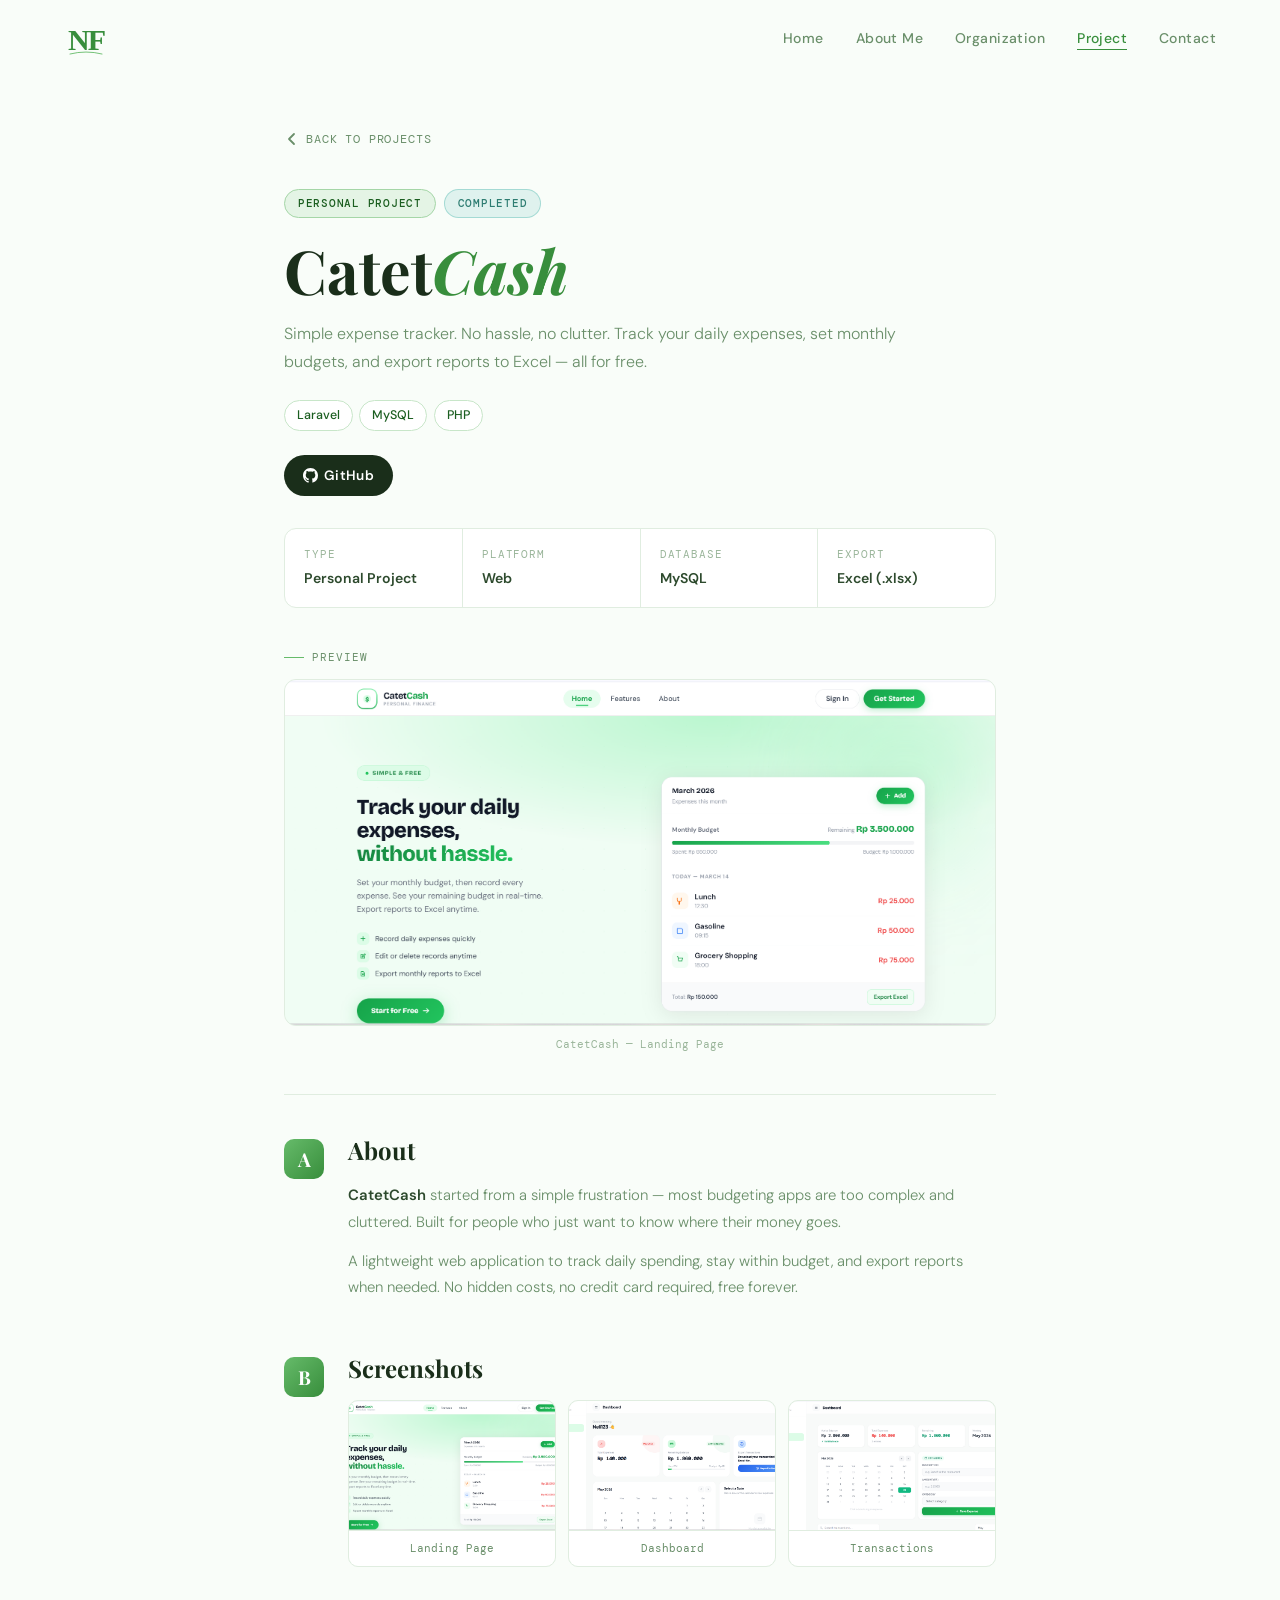
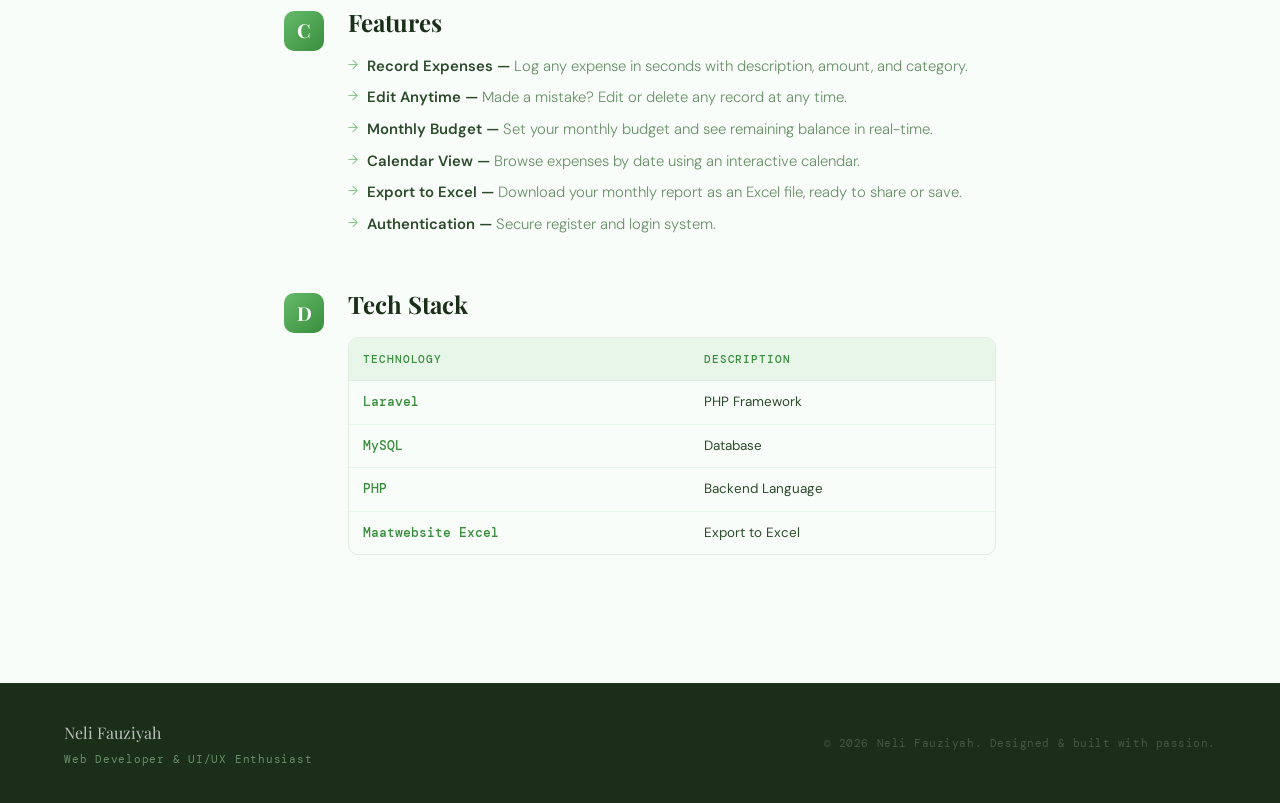
<file: catetcash.html>
<!DOCTYPE html>
<html lang="en">

<head>
    <meta charset="UTF-8" />
    <meta name="viewport" content="width=device-width, initial-scale=1.0" />
    <title>CatetCash</title>
    <link rel="icon" type="image/svg+xml"
        href="data:image/svg+xml,<svg xmlns='http://www.w3.org/2000/svg' viewBox='0 0 64 64'><rect width='64' height='64' rx='14' fill='%23f0faf0'/><text x='6' y='50' font-family='Georgia,serif' font-size='44' font-weight='700' fill='%23388e3c' letter-spacing='-3'>NF</text></svg>" />
    <link
        href="https://fonts.googleapis.com/css2?family=Playfair+Display:ital,wght@0,400;0,700;1,400&family=DM+Sans:wght@300;400;500;600&family=DM+Mono:wght@400;500&display=swap"
        rel="stylesheet" />
    <link rel="stylesheet" href="css/btc_store.css" />
    <style>
        .screenshot-grid {
            display: grid;
            grid-template-columns: repeat(3, 1fr);
            gap: 0.75rem;
            margin-top: 0.5rem;
        }

        .screenshot-item {
            border-radius: 10px;
            overflow: hidden;
            border: 1px solid var(--border);
            background: var(--green-pale);
        }

        .screenshot-frame {
            width: 100%;
            aspect-ratio: 16/10;
            display: flex;
            align-items: center;
            justify-content: center;
            overflow: hidden;
        }

        .screenshot-frame img {
            width: 100%;
            height: 100%;
            object-fit: cover;
            display: block;
        }

        .screenshot-fallback {
            display: none;
            flex-direction: column;
            align-items: center;
            gap: 0.4rem;
            padding: 1.5rem 1rem;
        }

        .screenshot-fallback span {
            font-family: "DM Mono", monospace;
            font-size: 0.65rem;
            color: var(--muted-light);
            text-align: center;
        }

        .screenshot-caption {
            font-family: "DM Mono", monospace;
            font-size: 0.68rem;
            color: var(--muted);
            text-align: center;
            padding: 0.5rem 0.75rem;
            border-top: 1px solid var(--border);
            background: var(--white);
        }

        .stack-table {
            width: 100%;
            border-collapse: collapse;
            font-size: 0.85rem;
        }

        .stack-table thead tr {
            background: var(--green-pale);
        }

        .stack-table th {
            padding: 0.75rem 0.9rem;
            text-align: left;
            font-family: "DM Mono", monospace;
            font-size: 0.68rem;
            color: var(--green);
            letter-spacing: 0.08em;
            text-transform: uppercase;
            font-weight: 500;
            border-bottom: 1px solid var(--border);
            white-space: nowrap;
        }

        .stack-table td {
            padding: 0.7rem 0.9rem;
            color: var(--text);
            font-size: 0.84rem;
            line-height: 1.5;
            border-bottom: 1px solid var(--green-pale);
            vertical-align: middle;
        }

        .stack-table tbody tr:last-child td {
            border-bottom: none;
        }

        .stack-table tbody tr:hover {
            background: #fafff8;
        }

        .stack-name {
            font-family: "DM Mono", monospace;
            font-size: 0.8rem;
            color: var(--green);
            font-weight: 500;
        }

        @media (max-width: 600px) {
            .screenshot-grid {
                grid-template-columns: 1fr;
            }
        }
    </style>
</head>

<body>

    <div class="nav-overlay" id="navOverlay"></div>

    <nav id="navbar">
        <a href="index.html" class="nav-logo">
            <svg width="44" height="44" viewBox="0 0 44 44" fill="none">
                <text x="4" y="34" font-family="Georgia, serif" font-size="30" font-weight="700" fill="#388e3c"
                    letter-spacing="-2">NF</text>
                <path d="M6 38 Q22 34 38 38" fill="none" stroke="#66bb6a" stroke-width="0.9" stroke-linecap="round" />
            </svg>
        </a>
        <ul class="nav-links" id="navLinks">
            <li><a href="index.html">Home</a></li>
            <li><a href="about.html">About Me</a></li>
            <li><a href="organization.html">Organization</a></li>
            <li><a href="project.html" class="active">Project</a></li>
            <li><a href="contact.html">Contact</a></li>
        </ul>
        <div class="hamburger" id="hamburger"><span></span><span></span><span></span></div>
    </nav>

    <main class="page-wrapper">
        <div class="article-container">

            <a href="project.html" class="back-link">
                <svg width="16" height="16" viewBox="0 0 16 16" fill="none" stroke="currentColor" stroke-width="1.8">
                    <path d="M10 3L5 8l5 5" stroke-linecap="round" stroke-linejoin="round" />
                </svg>
                Back to Projects
            </a>

            <header class="article-header">
                <div class="header-badges">
                    <span class="badge badge-cat">Personal Project</span>
                    <span class="badge badge-status">Completed</span>
                </div>
                <h1 class="article-title">Catet<em>Cash</em></h1>
                <p class="article-lead">Simple expense tracker. No hassle, no clutter. Track your daily expenses, set
                    monthly budgets, and export reports to Excel — all for free.</p>
                <div class="header-tags">
                    <span class="tech-chip">Laravel</span>
                    <span class="tech-chip">MySQL</span>
                    <span class="tech-chip">PHP</span>
                </div>
                <div class="header-actions">
                    <a href="https://github.com/nelifauziyah88/CatetCash.git" target="_blank"
                        class="action-btn btn-dark">
                        <svg width="15" height="15" viewBox="0 0 16 16" fill="currentColor">
                            <path
                                d="M8 0C3.58 0 0 3.58 0 8c0 3.54 2.29 6.53 5.47 7.59.4.07.55-.17.55-.38 0-.19-.01-.82-.01-1.49-2.01.37-2.53-.49-2.69-.94-.09-.23-.48-.94-.82-1.13-.28-.15-.68-.52-.01-.53.63-.01 1.08.58 1.23.82.72 1.21 1.87.87 2.33.66.07-.52.28-.87.51-1.07-1.78-.2-3.64-.89-3.64-3.95 0-.87.31-1.59.82-2.15-.08-.2-.36-1.02.08-2.12 0 0 .67-.21 2.2.82.64-.18 1.32-.27 2-.27.68 0 1.36.09 2 .27 1.53-1.04 2.2-.82 2.2-.82.44 1.1.16 1.92.08 2.12.51.56.82 1.27.82 2.15 0 3.07-1.87 3.75-3.65 3.95.29.25.54.73.54 1.48 0 1.07-.01 1.93-.01 2.2 0 .21.15.46.55.38A8.013 8.013 0 0016 8c0-4.42-3.58-8-8-8z" />
                        </svg>
                        GitHub
                    </a>
                </div>
            </header>


            <div class="meta-strip">
                <div class="meta-item">
                    <span class="meta-label">Type</span>
                    <span class="meta-value">Personal Project</span>
                </div>
                <div class="meta-divider"></div>
                <div class="meta-item">
                    <span class="meta-label">Platform</span>
                    <span class="meta-value">Web</span>
                </div>
                <div class="meta-divider"></div>
                <div class="meta-item">
                    <span class="meta-label">Database</span>
                    <span class="meta-value">MySQL</span>
                </div>
                <div class="meta-divider"></div>
                <div class="meta-item">
                    <span class="meta-label">Export</span>
                    <span class="meta-value">Excel (.xlsx)</span>
                </div>
            </div>

            <div class="poster-block reveal">
                <p class="poster-label">Preview</p>
                <div class="poster-frame">
                    <img src="assets/landing1.png" alt="CatetCash Preview"
                        onerror="this.style.display='none';this.nextElementSibling.style.display='flex'" />
                    <div class="poster-fallback">
                        <svg viewBox="0 0 64 64" fill="none" width="48" height="48">
                            <rect x="6" y="12" width="52" height="36" rx="5" stroke="#66bb6a" stroke-width="1.6" />
                            <circle cx="22" cy="27" r="5" stroke="#a5d6a7" stroke-width="1.4" />
                            <path d="M6 40l14-10 10 8 8-7 18 13" stroke="#66bb6a" stroke-width="1.4"
                                stroke-linecap="round" stroke-linejoin="round" />
                        </svg>
                        <span>assets/landing1.png</span>
                        <span class="fallback-note">Website preview screenshot</span>
                    </div>
                </div>
                <p class="poster-caption">CatetCash — Landing Page</p>
            </div>

            <div class="section-divider"></div>

            <section class="content-section reveal">
                <div class="section-marker">A</div>
                <div class="section-body">
                    <h2>About</h2>
                    <p><strong>CatetCash</strong> started from a simple frustration — most budgeting apps are too
                        complex and cluttered. Built for people who just want to know where their money goes.</p>
                    <p>A lightweight web application to track daily spending, stay within budget, and export reports
                        when
                        needed. No hidden costs, no credit card required, free forever.</p>
                </div>
            </section>

            <section class="content-section reveal">
                <div class="section-marker">B</div>
                <div class="section-body">
                    <h2>Screenshots</h2>
                    <div class="screenshot-grid">
                        <div class="screenshot-item">
                            <div class="screenshot-frame">
                                <img src="assets/landing1.png" alt="Landing Page"
                                    onerror="this.style.display='none';this.nextElementSibling.style.display='flex'" />
                                <div class="screenshot-fallback">
                                    <svg viewBox="0 0 32 32" fill="none" width="28" height="28">
                                        <rect x="2" y="5" width="28" height="20" rx="3" stroke="#a5d6a7"
                                            stroke-width="1.4" />
                                        <circle cx="10" cy="13" r="3" stroke="#a5d6a7" stroke-width="1.2" />
                                        <path d="M2 20l7-5 6 4 4-3 11 7" stroke="#a5d6a7" stroke-width="1.2"
                                            stroke-linecap="round" stroke-linejoin="round" />
                                    </svg>
                                    <span>Landing Page</span>
                                </div>
                            </div>
                            <div class="screenshot-caption">Landing Page</div>
                        </div>
                        <div class="screenshot-item">
                            <div class="screenshot-frame">
                                <img src="assets/dashboard.png" alt="Dashboard"
                                    onerror="this.style.display='none';this.nextElementSibling.style.display='flex'" />
                                <div class="screenshot-fallback">
                                    <svg viewBox="0 0 32 32" fill="none" width="28" height="28">
                                        <rect x="2" y="5" width="28" height="20" rx="3" stroke="#a5d6a7"
                                            stroke-width="1.4" />
                                        <rect x="5" y="14" width="6" height="8" rx="1" stroke="#a5d6a7"
                                            stroke-width="1.2" />
                                        <rect x="13" y="10" width="6" height="12" rx="1" stroke="#a5d6a7"
                                            stroke-width="1.2" />
                                        <rect x="21" y="16" width="6" height="6" rx="1" stroke="#a5d6a7"
                                            stroke-width="1.2" />
                                    </svg>
                                    <span>Dashboard</span>
                                </div>
                            </div>
                            <div class="screenshot-caption">Dashboard</div>
                        </div>
                        <div class="screenshot-item">
                            <div class="screenshot-frame">
                                <img src="assets/transaksi.png" alt="Transactions"
                                    onerror="this.style.display='none';this.nextElementSibling.style.display='flex'" />
                                <div class="screenshot-fallback">
                                    <svg viewBox="0 0 32 32" fill="none" width="28" height="28">
                                        <rect x="2" y="5" width="28" height="20" rx="3" stroke="#a5d6a7"
                                            stroke-width="1.4" />
                                        <path d="M6 11h20M6 16h14M6 21h10" stroke="#a5d6a7" stroke-width="1.2"
                                            stroke-linecap="round" />
                                    </svg>
                                    <span>Transactions</span>
                                </div>
                            </div>
                            <div class="screenshot-caption">Transactions</div>
                        </div>
                    </div>
                </div>
            </section>

            <section class="content-section reveal">
                <div class="section-marker">C</div>
                <div class="section-body">
                    <h2>Features</h2>
                    <ul class="article-list">
                        <li><strong>Record Expenses —</strong> Log any expense in seconds with description, amount, and
                            category.</li>
                        <li><strong>Edit Anytime —</strong> Made a mistake? Edit or delete any record at any time.</li>
                        <li><strong>Monthly Budget —</strong> Set your monthly budget and see remaining balance in
                            real-time.</li>
                        <li><strong>Calendar View —</strong> Browse expenses by date using an interactive calendar.</li>
                        <li><strong>Export to Excel —</strong> Download your monthly report as an Excel file, ready to
                            share or save.</li>
                        <li><strong>Authentication —</strong> Secure register and login system.</li>
                    </ul>
                </div>
            </section>

            <section class="content-section reveal">
                <div class="section-marker">D</div>
                <div class="section-body">
                    <h2>Tech Stack</h2>
                    <div class="table-wrap">
                        <table class="stack-table">
                            <thead>
                                <tr>
                                    <th>Technology</th>
                                    <th>Description</th>
                                </tr>
                            </thead>
                            <tbody>
                                <tr>
                                    <td><span class="stack-name">Laravel</span></td>
                                    <td>PHP Framework</td>
                                </tr>
                                <tr>
                                    <td><span class="stack-name">MySQL</span></td>
                                    <td>Database</td>
                                </tr>
                                <tr>
                                    <td><span class="stack-name">PHP</span></td>
                                    <td>Backend Language</td>
                                </tr>
                                <tr>
                                    <td><span class="stack-name">Maatwebsite Excel</span></td>
                                    <td>Export to Excel</td>
                                </tr>
                            </tbody>
                        </table>
                    </div>
                </div>
            </section>

        </div>
    </main>

    <footer>
        <div class="footer-name">
            Neli Fauziyah
            <span>Web Developer &amp; UI/UX Enthusiast</span>
        </div>
        <div class="footer-copy">&copy; 2026 Neli Fauziyah. Designed &amp; built with passion.</div>
    </footer>

    <script src="js/btc_store.js"></script>
</body>

</html>
</file>
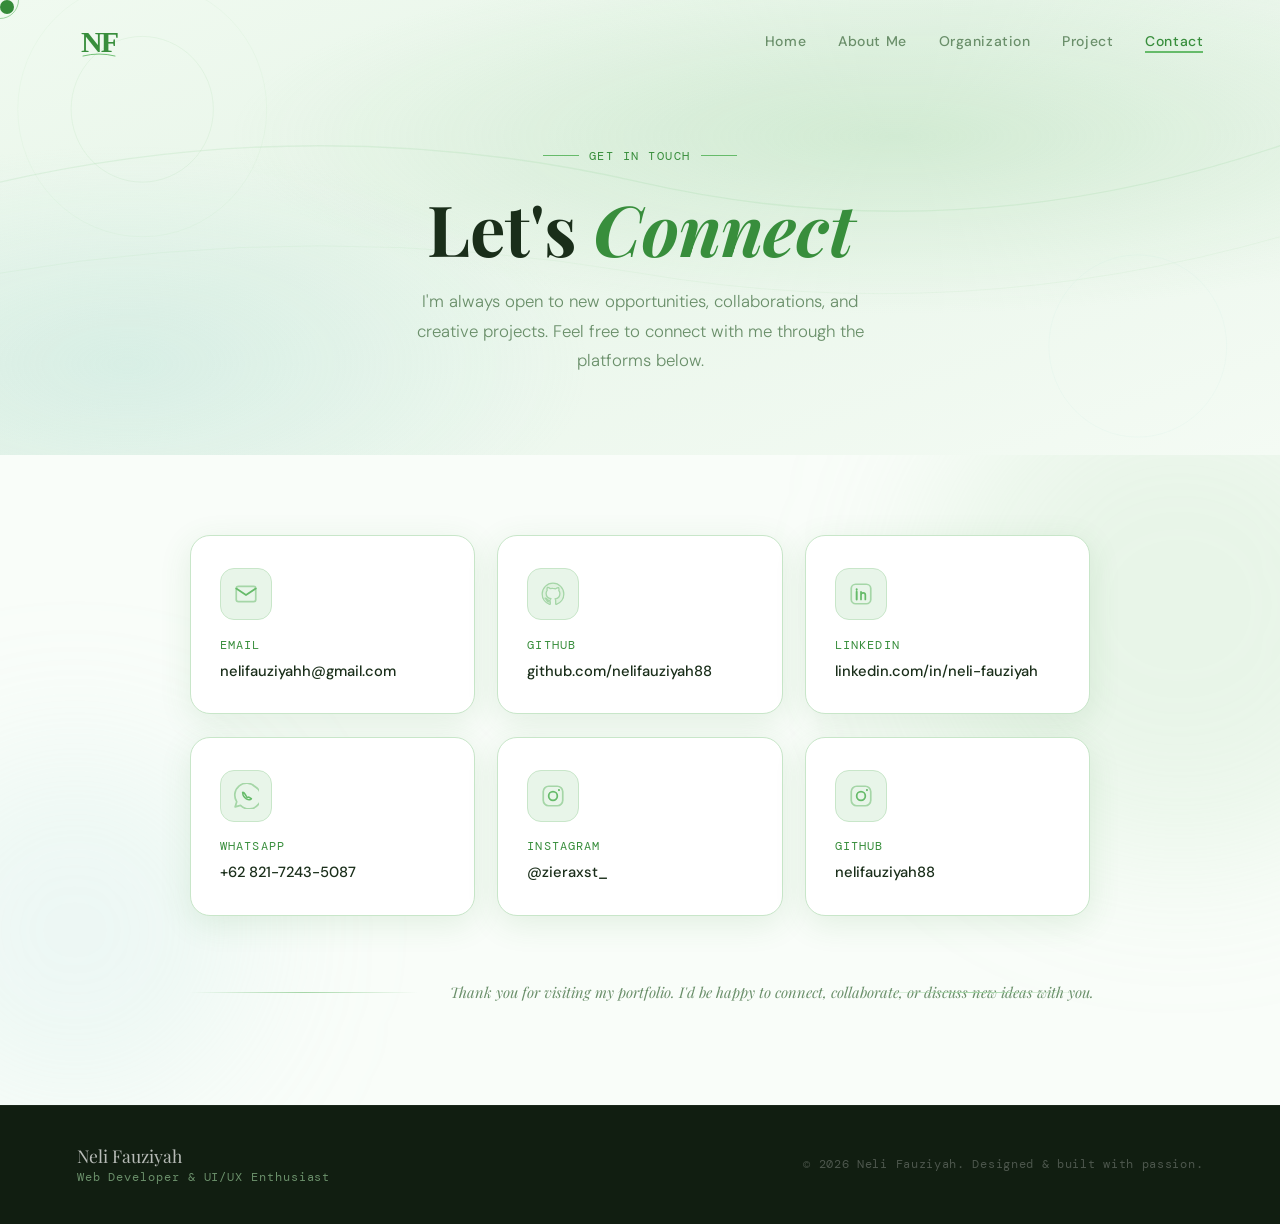
<file: contact.html>
<!DOCTYPE html>
<html lang="id">

<head>
    <meta charset="UTF-8" />
    <meta name="viewport" content="width=device-width, initial-scale=1.0" />
    <title>Contact</title>
    <link rel="icon" type="image/svg+xml"
        href="data:image/svg+xml,<svg xmlns='http://www.w3.org/2000/svg' viewBox='0 0 64 64'><rect width='64' height='64' rx='14' fill='%23f0faf0'/><text x='6' y='50' font-family='Georgia,serif' font-size='44' font-weight='700' fill='%23388e3c' letter-spacing='-3'>NF</text><path d='M9 56 Q32 51 55 56' fill='none' stroke='%2366bb6a' stroke-width='1.4' stroke-linecap='round'/></svg>" />
    <link
        href="https://fonts.googleapis.com/css2?family=Playfair+Display:ital,wght@0,400;0,700;1,400&family=DM+Sans:wght@300;400;500;600&family=DM+Mono:wght@400;500&display=swap"
        rel="stylesheet" />
    <link rel="stylesheet" href="css/contact.css" />
</head>

<body>

    <div class="cursor" id="cursor"></div>
    <div class="cursor-ring" id="cursorRing"></div>
    <div class="toast" id="toast"></div>
    <div class="nav-overlay" id="navOverlay"></div>

    <nav id="navbar">
        <a href="index.html" class="nav-logo">
            <svg width="44" height="44" viewBox="0 0 44 44" fill="none">
                <text x="4" y="34" font-family="Georgia, serif" font-size="30" font-weight="700" fill="#388e3c"
                    letter-spacing="-2">NF</text>
                <path d="M6 38 Q22 34 38 38" fill="none" stroke="#66bb6a" stroke-width="0.9" stroke-linecap="round" />
            </svg>
        </a>
        <ul class="nav-links" id="navLinks">
            <li><a href="index.html">Home</a></li>
            <li><a href="about.html">About Me</a></li>
            <li><a href="organization.html">Organization</a></li>
            <li><a href="project.html">Project</a></li>
            <li><a href="contact.html" class="active">Contact</a></li>
        </ul>
        <div class="hamburger" id="hamburger"><span></span><span></span><span></span></div>
    </nav>

    <!-- Hero Section -->
    <section id="contact-hero">
        <div class="hero-lines">
            <svg viewBox="0 0 1440 500" preserveAspectRatio="none" xmlns="http://www.w3.org/2000/svg">
                <path d="M0,200 Q360,120 720,200 T1440,160" fill="none" stroke="rgba(102,187,106,0.12)"
                    stroke-width="1.5" />
                <path d="M0,300 Q360,240 720,300 T1440,260" fill="none" stroke="rgba(102,187,106,0.08)"
                    stroke-width="1" />
                <circle cx="160" cy="120" r="80" fill="none" stroke="rgba(102,187,106,0.1)" stroke-width="1" />
                <circle cx="160" cy="120" r="140" fill="none" stroke="rgba(102,187,106,0.06)" stroke-width="1" />
                <circle cx="1280" cy="380" r="100" fill="none" stroke="rgba(178,223,219,0.12)" stroke-width="1" />
            </svg>
        </div>
        <div class="hero-content">
            <div class="hero-eyebrow"><span></span>Get In Touch<span></span></div>
            <h1 class="hero-title">Let's <em>Connect</em></h1>
            <p class="hero-sub">I'm always open to new opportunities, collaborations, and creative projects. Feel free
                to connect with me through the platforms below.</p>
        </div>
    </section>

    <!-- Contact Cards -->
    <section id="contact-main">
        <div class="contact-orb contact-orb-1"></div>
        <div class="contact-orb contact-orb-2"></div>

        <div class="contact-wrapper">
            <div class="contact-grid reveal">

                <!-- Email -->
                <a class="contact-card" href="mailto:nelifauziyahh@gmail.com">
                    <div class="contact-card-glow"></div>
                    <div class="contact-card-icon">
                        <svg viewBox="0 0 24 24" fill="none" xmlns="http://www.w3.org/2000/svg">
                            <rect x="3" y="5" width="18" height="14" rx="2" stroke="#a5d6a7" stroke-width="1.6" />
                            <path d="M3 7l9 6 9-6" stroke="#66bb6a" stroke-width="1.6" stroke-linecap="round"
                                stroke-linejoin="round" />
                        </svg>
                    </div>
                    <div class="contact-card-platform">Email</div>
                    <div class="contact-card-handle">nelifauziyahh@gmail.com</div>
                    <div class="contact-card-arrow">
                        <svg viewBox="0 0 16 16" fill="none" stroke="currentColor" stroke-width="1.5">
                            <path d="M3 8h10M9 4l4 4-4 4" stroke-linecap="round" stroke-linejoin="round" />
                        </svg>
                    </div>
                </a>

                <!-- GitHub -->
                <a class="contact-card" href="https://github.com/nelifauziyah88" target="_blank">
                    <div class="contact-card-glow"></div>
                    <div class="contact-card-icon">
                        <svg viewBox="0 0 24 24" fill="none" xmlns="http://www.w3.org/2000/svg">
                            <path
                                d="M12 2C6.477 2 2 6.477 2 12c0 4.42 2.865 8.166 6.839 9.489.5.092.682-.217.682-.482 0-.237-.008-1.027-.013-1.862-2.782.604-3.369-1.34-3.369-1.34-.454-1.156-1.11-1.463-1.11-1.463-.908-.62.069-.608.069-.608 1.003.07 1.531 1.03 1.531 1.03.892 1.529 2.341 1.087 2.91.831.092-.647.35-1.086.636-1.336-2.22-.253-4.555-1.11-4.555-4.943 0-1.091.39-1.984 1.029-2.683-.103-.253-.446-1.27.098-2.647 0 0 .84-.268 2.75 1.026A9.578 9.578 0 0 1 12 6.836c.85.004 1.705.114 2.504.336 1.909-1.294 2.747-1.026 2.747-1.026.546 1.377.202 2.394.1 2.647.64.699 1.028 1.592 1.028 2.683 0 3.842-2.339 4.687-4.566 4.935.359.309.678.919.678 1.852 0 1.336-.012 2.415-.012 2.743 0 .267.18.578.688.48C19.138 20.163 22 16.418 22 12c0-5.523-4.477-10-10-10z"
                                stroke="#a5d6a7" stroke-width="1.2" stroke-linejoin="round"
                                fill="rgba(165,214,167,0.15)" />
                        </svg>
                    </div>
                    <div class="contact-card-platform">GitHub</div>
                    <div class="contact-card-handle">github.com/nelifauziyah88</div>
                    <div class="contact-card-arrow">
                        <svg viewBox="0 0 16 16" fill="none" stroke="currentColor" stroke-width="1.5">
                            <path d="M3 8h10M9 4l4 4-4 4" stroke-linecap="round" stroke-linejoin="round" />
                        </svg>
                    </div>
                </a>

                <!-- LinkedIn -->
                <a class="contact-card" href="https://www.linkedin.com/in/neli-fauziyah" target="_blank">
                    <div class="contact-card-glow"></div>
                    <div class="contact-card-icon">
                        <svg viewBox="0 0 24 24" fill="none" xmlns="http://www.w3.org/2000/svg">
                            <rect x="3" y="3" width="18" height="18" rx="4" stroke="#a5d6a7" stroke-width="1.6" />
                            <path d="M8 10v7M8 7.5v.5" stroke="#66bb6a" stroke-width="1.8" stroke-linecap="round" />
                            <path d="M12 17v-4a2 2 0 0 1 4 0v4M12 10v7" stroke="#66bb6a" stroke-width="1.6"
                                stroke-linecap="round" stroke-linejoin="round" />
                        </svg>
                    </div>
                    <div class="contact-card-platform">LinkedIn</div>
                    <div class="contact-card-handle">linkedin.com/in/neli-fauziyah</div>
                    <div class="contact-card-arrow">
                        <svg viewBox="0 0 16 16" fill="none" stroke="currentColor" stroke-width="1.5">
                            <path d="M3 8h10M9 4l4 4-4 4" stroke-linecap="round" stroke-linejoin="round" />
                        </svg>
                    </div>
                </a>

                <!-- WhatsApp -->
                <a class="contact-card" href="https://wa.me/6282172435087" target="_blank">
                    <div class="contact-card-glow"></div>
                    <div class="contact-card-icon">
                        <svg viewBox="0 0 24 24" fill="none" xmlns="http://www.w3.org/2000/svg">
                            <path d="M20.5 3.5a11 11 0 0 0-17.07 13.7L2 22l4.95-1.4A11 11 0 1 0 20.5 3.5z"
                                stroke="#a5d6a7" stroke-width="1.6" stroke-linejoin="round" />
                            <path
                                d="M9 9c0 5 6 8 8 5.5-1-.5-2-1-2.5-1.5-.5.5-1.5.5-2-.5C11.5 11.5 11 9.5 10 9c-.5-.5-1.5-.5-1 0z"
                                stroke="#66bb6a" stroke-width="1.4" stroke-linecap="round" stroke-linejoin="round" />
                        </svg>
                    </div>
                    <div class="contact-card-platform">WhatsApp</div>
                    <div class="contact-card-handle">+62 821-7243-5087</div>
                    <div class="contact-card-arrow">
                        <svg viewBox="0 0 16 16" fill="none" stroke="currentColor" stroke-width="1.5">
                            <path d="M3 8h10M9 4l4 4-4 4" stroke-linecap="round" stroke-linejoin="round" />
                        </svg>
                    </div>
                </a>

                <!-- Instagram -->
                <a class="contact-card" href="https://www.instagram.com/zieraxst_" target="_blank">
                    <div class="contact-card-glow"></div>
                    <div class="contact-card-icon">
                        <svg viewBox="0 0 24 24" fill="none" xmlns="http://www.w3.org/2000/svg">
                            <rect x="3" y="3" width="18" height="18" rx="5" stroke="#a5d6a7" stroke-width="1.6" />
                            <circle cx="12" cy="12" r="4" stroke="#66bb6a" stroke-width="1.6" />
                            <circle cx="17.5" cy="6.5" r="1" fill="#66bb6a" />
                        </svg>
                    </div>
                    <div class="contact-card-platform">Instagram</div>
                    <div class="contact-card-handle">@zieraxst_</div>
                    <div class="contact-card-arrow">
                        <svg viewBox="0 0 16 16" fill="none" stroke="currentColor" stroke-width="1.5">
                            <path d="M3 8h10M9 4l4 4-4 4" stroke-linecap="round" stroke-linejoin="round" />
                        </svg>
                    </div>
                </a>

                <!-- Github -->
                <a class="contact-card" href="https://github.com/nelifauziyah88" target="_blank">
                    <div class="contact-card-glow"></div>
                    <div class="contact-card-icon">
                        <svg viewBox="0 0 24 24" fill="none" xmlns="http://www.w3.org/2000/svg">
                            <rect x="3" y="3" width="18" height="18" rx="5" stroke="#a5d6a7" stroke-width="1.6" />
                            <circle cx="12" cy="12" r="4" stroke="#66bb6a" stroke-width="1.6" />
                            <circle cx="17.5" cy="6.5" r="1" fill="#66bb6a" />
                        </svg>
                    </div>
                    <div class="contact-card-platform">Github</div>
                    <div class="contact-card-handle">nelifauziyah88</div>
                    <div class="contact-card-arrow">
                        <svg viewBox="0 0 16 16" fill="none" stroke="currentColor" stroke-width="1.5">
                            <path d="M3 8h10M9 4l4 4-4 4" stroke-linecap="round" stroke-linejoin="round" />
                        </svg>
                    </div>
                </a>

            </div>

            <!-- Closing Note -->
            <div class="contact-closing reveal">
                <div class="closing-line"></div>
                <p>Thank you for visiting my portfolio. I'd be happy to connect, collaborate, or discuss new ideas with
                    you.</p>
                <div class="closing-line"></div>
            </div>
        </div>
    </section>

    <footer>
        <div class="footer-left">
            Neli Fauziyah
            <span>Web Developer &amp; UI/UX Enthusiast</span>
        </div>
        <div class="footer-copy">© 2026 Neli Fauziyah. Designed &amp; built with passion.</div>
    </footer>

    <script src="js/contact.js"></script>
</body>

</html>
</file>
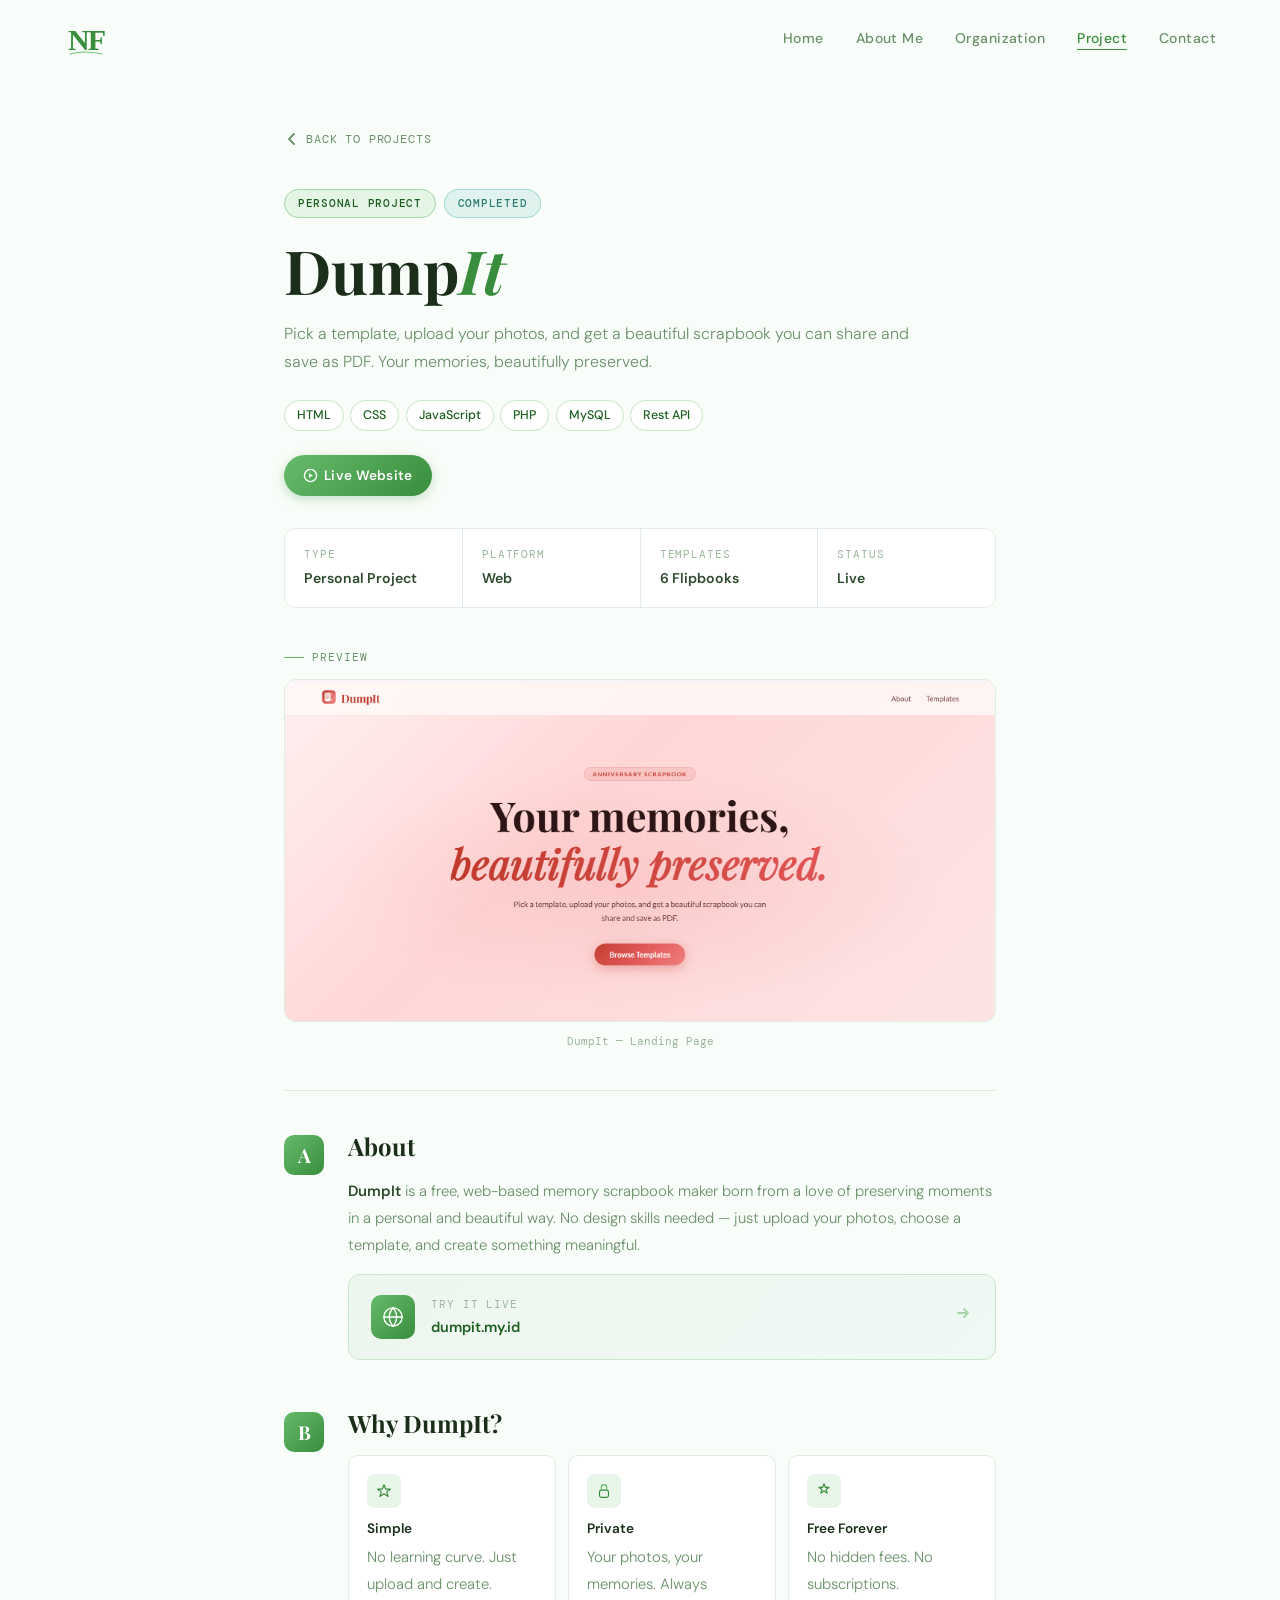
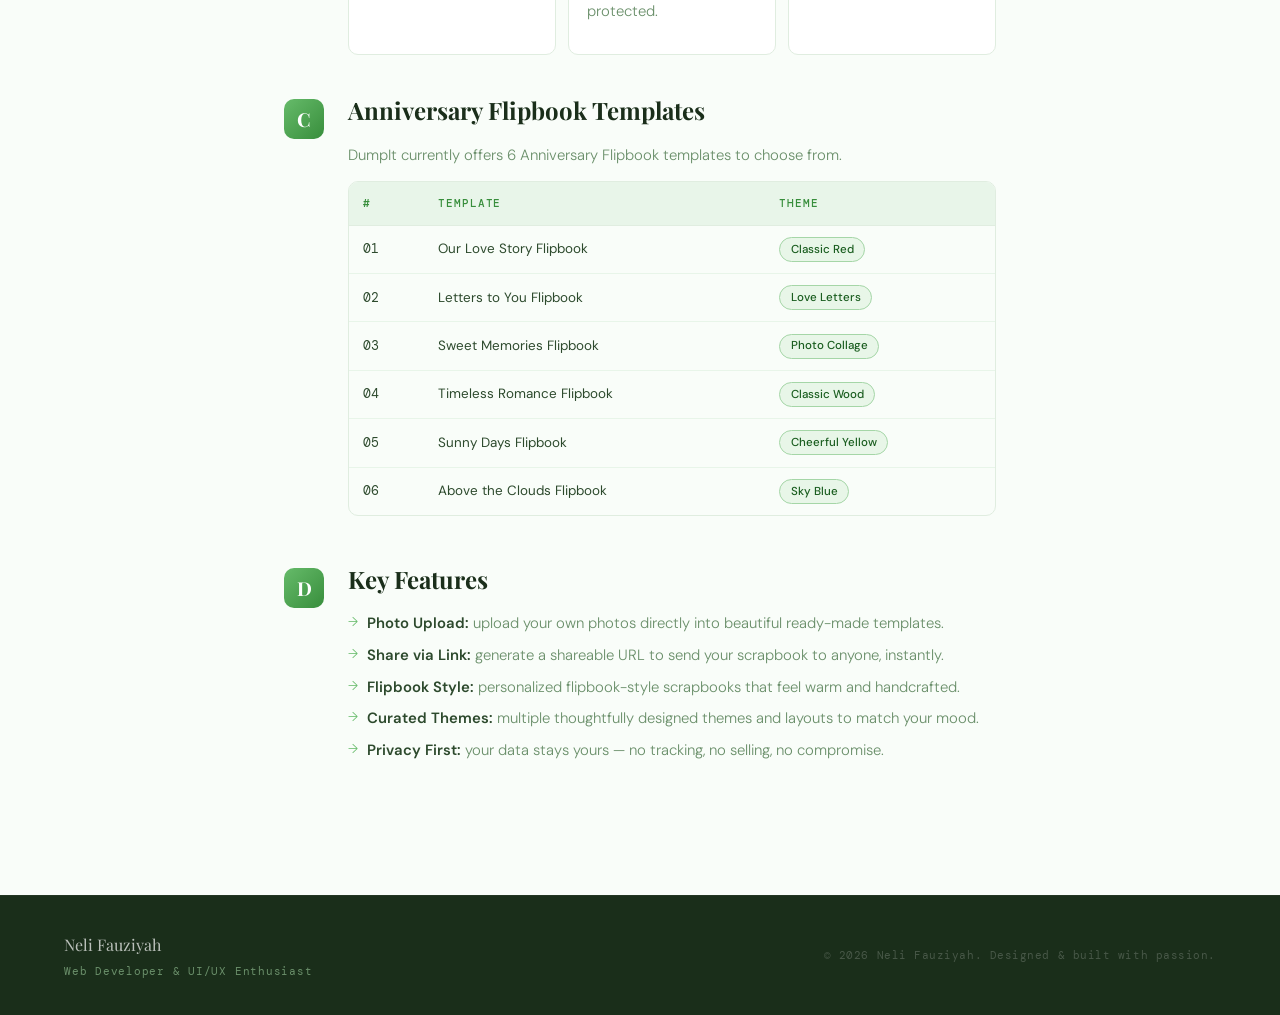
<file: dumpit.html>
<!DOCTYPE html>
<html lang="en">

<head>
    <meta charset="UTF-8" />
    <meta name="viewport" content="width=device-width, initial-scale=1.0" />
    <title>DumpIt</title>
    <link rel="icon" type="image/svg+xml"
        href="data:image/svg+xml,<svg xmlns='http://www.w3.org/2000/svg' viewBox='0 0 64 64'><rect width='64' height='64' rx='14' fill='%23f0faf0'/><text x='6' y='50' font-family='Georgia,serif' font-size='44' font-weight='700' fill='%23388e3c' letter-spacing='-3'>NF</text></svg>" />
    <link
        href="https://fonts.googleapis.com/css2?family=Playfair+Display:ital,wght@0,400;0,700;1,400&family=DM+Sans:wght@300;400;500;600&family=DM+Mono:wght@400;500&display=swap"
        rel="stylesheet" />
    <link rel="stylesheet" href="css/btc_store.css" />
    <style>
        .demo-card {
            display: flex;
            align-items: center;
            gap: 1rem;
            padding: 1.2rem 1.4rem;
            border-radius: 12px;
            background: linear-gradient(135deg, rgba(56, 142, 60, 0.06), rgba(77, 182, 172, 0.06));
            border: 1.5px solid var(--green-border);
            margin-top: 1rem;
            margin-bottom: 0.5rem;
            text-decoration: none;
            transition: all 0.25s;
        }

        .demo-card:hover {
            border-color: var(--green-mid);
            box-shadow: 0 4px 16px rgba(56, 142, 60, 0.12);
            transform: translateY(-1px);
        }

        .demo-card-icon {
            width: 44px;
            height: 44px;
            min-width: 44px;
            background: linear-gradient(135deg, var(--green-light), var(--green));
            border-radius: 10px;
            display: flex;
            align-items: center;
            justify-content: center;
        }

        .demo-card-text {
            flex: 1;
        }

        .demo-card-label {
            font-family: "DM Mono", monospace;
            font-size: 0.68rem;
            color: var(--muted-light);
            text-transform: uppercase;
            letter-spacing: 0.08em;
            margin-bottom: 2px;
        }

        .demo-card-url {
            font-size: 0.9rem;
            font-weight: 600;
            color: var(--green-dark);
        }

        .demo-card-arrow {
            color: var(--green-mid);
        }

        .template-table {
            width: 100%;
            border-collapse: collapse;
            font-size: 0.85rem;
        }

        .template-table thead tr {
            background: var(--green-pale);
        }

        .template-table th {
            padding: 0.75rem 0.9rem;
            text-align: left;
            font-family: "DM Mono", monospace;
            font-size: 0.68rem;
            color: var(--green);
            letter-spacing: 0.08em;
            text-transform: uppercase;
            font-weight: 500;
            border-bottom: 1px solid var(--border);
            white-space: nowrap;
        }

        .template-table td {
            padding: 0.7rem 0.9rem;
            color: var(--text);
            font-size: 0.84rem;
            line-height: 1.5;
            border-bottom: 1px solid var(--green-pale);
            vertical-align: middle;
        }

        .template-table tbody tr:last-child td {
            border-bottom: none;
        }

        .template-table tbody tr:hover {
            background: #fafff8;
        }

        .template-num {
            font-family: "DM Mono", monospace;
            font-size: 0.76rem;
            color: var(--green);
        }

        .theme-chip {
            display: inline-block;
            padding: 0.18rem 0.65rem;
            border-radius: 20px;
            font-size: 0.72rem;
            font-weight: 500;
            background: rgba(165, 214, 167, 0.2);
            color: var(--green-dark);
            border: 1px solid var(--green-mid);
            white-space: nowrap;
        }

        .value-grid {
            display: grid;
            grid-template-columns: repeat(3, 1fr);
            gap: 0.75rem;
            margin-top: 0.5rem;
        }

        .value-item {
            padding: 1.1rem;
            border: 1px solid var(--border);
            border-radius: 10px;
            background: var(--white);
            transition: border-color 0.2s, box-shadow 0.2s;
        }

        .value-item:hover {
            border-color: var(--green-mid);
            box-shadow: 0 2px 12px rgba(56, 142, 60, 0.08);
        }

        .value-icon {
            width: 34px;
            height: 34px;
            background: var(--green-pale);
            border-radius: 8px;
            display: flex;
            align-items: center;
            justify-content: center;
            margin-bottom: 0.6rem;
        }

        .value-title {
            font-size: 0.85rem;
            font-weight: 600;
            color: var(--dark);
            margin-bottom: 0.25rem;
        }

        .value-desc {
            font-size: 0.78rem;
            color: var(--muted);
            line-height: 1.55;
            font-weight: 300;
        }

        @media (max-width: 600px) {
            .value-grid {
                grid-template-columns: 1fr;
            }
        }
    </style>
</head>

<body>

    <div class="nav-overlay" id="navOverlay"></div>

    <nav id="navbar">
        <a href="index.html" class="nav-logo">
            <svg width="44" height="44" viewBox="0 0 44 44" fill="none">
                <text x="4" y="34" font-family="Georgia, serif" font-size="30" font-weight="700" fill="#388e3c"
                    letter-spacing="-2">NF</text>
                <path d="M6 38 Q22 34 38 38" fill="none" stroke="#66bb6a" stroke-width="0.9" stroke-linecap="round" />
            </svg>
        </a>
        <ul class="nav-links" id="navLinks">
            <li><a href="index.html">Home</a></li>
            <li><a href="about.html">About Me</a></li>
            <li><a href="organization.html">Organization</a></li>
            <li><a href="project.html" class="active">Project</a></li>
            <li><a href="contact.html">Contact</a></li>
        </ul>
        <div class="hamburger" id="hamburger"><span></span><span></span><span></span></div>
    </nav>

    <main class="page-wrapper">
        <div class="article-container">

            <a href="project.html" class="back-link">
                <svg width="16" height="16" viewBox="0 0 16 16" fill="none" stroke="currentColor" stroke-width="1.8">
                    <path d="M10 3L5 8l5 5" stroke-linecap="round" stroke-linejoin="round" />
                </svg>
                Back to Projects
            </a>

            <header class="article-header">
                <div class="header-badges">
                    <span class="badge badge-cat">Personal Project</span>
                    <span class="badge badge-status">Completed</span>
                </div>
                <h1 class="article-title">Dump<em>It</em></h1>
                <p class="article-lead">Pick a template, upload your photos, and get a beautiful scrapbook you can share
                    and save as PDF. Your memories, beautifully preserved.</p>
                <div class="header-tags">
                    <span class="tech-chip">HTML</span>
                    <span class="tech-chip">CSS</span>
                    <span class="tech-chip">JavaScript</span>
                    <span class="tech-chip">PHP</span>
                    <span class="tech-chip">MySQL</span>
                    <span class="tech-chip">Rest API</span>
                </div>
                <div class="header-actions">
                    <a href="https://dumpit.my.id/" target="_blank" class="action-btn btn-green">
                        <svg width="15" height="15" viewBox="0 0 16 16" fill="none" stroke="currentColor"
                            stroke-width="1.5">
                            <circle cx="8" cy="8" r="6.5" />
                            <path d="M6.5 5.5l4 2.5-4 2.5V5.5z" fill="currentColor" stroke="none" />
                        </svg>
                        Live Website
                    </a>
                </div>
            </header>

            <div class="meta-strip">
                <div class="meta-item">
                    <span class="meta-label">Type</span>
                    <span class="meta-value">Personal Project</span>
                </div>
                <div class="meta-divider"></div>
                <div class="meta-item">
                    <span class="meta-label">Platform</span>
                    <span class="meta-value">Web</span>
                </div>
                <div class="meta-divider"></div>
                <div class="meta-item">
                    <span class="meta-label">Templates</span>
                    <span class="meta-value">6 Flipbooks</span>
                </div>
                <div class="meta-divider"></div>
                <div class="meta-item">
                    <span class="meta-label">Status</span>
                    <span class="meta-value">Live</span>
                </div>
            </div>

            <div class="poster-block reveal">
                <p class="poster-label">Preview</p>
                <div class="poster-frame">
                    <img src="assets/dumpit.png" alt="DumpIt Preview"
                        onerror="this.style.display='none';this.nextElementSibling.style.display='flex'" />
                    <div class="poster-fallback">
                        <svg viewBox="0 0 64 64" fill="none" width="48" height="48">
                            <rect x="6" y="12" width="52" height="36" rx="5" stroke="#66bb6a" stroke-width="1.6" />
                            <circle cx="22" cy="27" r="5" stroke="#a5d6a7" stroke-width="1.4" />
                            <path d="M6 40l14-10 10 8 8-7 18 13" stroke="#66bb6a" stroke-width="1.4"
                                stroke-linecap="round" stroke-linejoin="round" />
                        </svg>
                        <span>assets/dumpit.png</span>
                        <span class="fallback-note">Website preview screenshot</span>
                    </div>
                </div>
                <p class="poster-caption">DumpIt — Landing Page</p>
            </div>

            <div class="section-divider"></div>

            <section class="content-section reveal">
                <div class="section-marker">A</div>
                <div class="section-body">
                    <h2>About</h2>
                    <p><strong>DumpIt</strong> is a free, web-based memory scrapbook maker born from a love of
                        preserving moments in a personal and beautiful way. No design skills needed — just upload your
                        photos, choose a template, and create something meaningful.</p>

                    <a href="https://dumpit.my.id/" target="_blank" class="demo-card">
                        <div class="demo-card-icon">
                            <svg viewBox="0 0 24 24" fill="none" width="22" height="22">
                                <path d="M12 2C6.48 2 2 6.48 2 12s4.48 10 10 10 10-4.48 10-10S17.52 2 12 2z"
                                    stroke="#fff" stroke-width="1.5" />
                                <path
                                    d="M2 12h20M12 2a15.3 15.3 0 0 1 4 10 15.3 15.3 0 0 1-4 10 15.3 15.3 0 0 1-4-10 15.3 15.3 0 0 1 4-10z"
                                    stroke="#fff" stroke-width="1.5" stroke-linecap="round" />
                            </svg>
                        </div>
                        <div class="demo-card-text">
                            <div class="demo-card-label">Try it live</div>
                            <div class="demo-card-url">dumpit.my.id</div>
                        </div>
                        <div class="demo-card-arrow">
                            <svg width="20" height="20" viewBox="0 0 20 20" fill="none" stroke="currentColor"
                                stroke-width="1.8">
                                <path d="M5 10h10M11 6l4 4-4 4" stroke-linecap="round" stroke-linejoin="round" />
                            </svg>
                        </div>
                    </a>
                </div>
            </section>

            <section class="content-section reveal">
                <div class="section-marker">B</div>
                <div class="section-body">
                    <h2>Why DumpIt?</h2>
                    <div class="value-grid">
                        <div class="value-item">
                            <div class="value-icon">
                                <svg viewBox="0 0 20 20" fill="none" width="18" height="18">
                                    <path d="M10 3l2 5h5l-4 3 1.5 5L10 13l-4.5 3L7 11 3 8h5L10 3z" stroke="#388e3c"
                                        stroke-width="1.3" stroke-linejoin="round" />
                                </svg>
                            </div>
                            <div class="value-title">Simple</div>
                            <p class="value-desc">No learning curve. Just upload and create.</p>
                        </div>
                        <div class="value-item">
                            <div class="value-icon">
                                <svg viewBox="0 0 20 20" fill="none" width="18" height="18">
                                    <rect x="5" y="9" width="10" height="8" rx="2" stroke="#388e3c"
                                        stroke-width="1.3" />
                                    <path d="M7 9V6a3 3 0 0 1 6 0v3" stroke="#66bb6a" stroke-width="1.3"
                                        stroke-linecap="round" />
                                </svg>
                            </div>
                            <div class="value-title">Private</div>
                            <p class="value-desc">Your photos, your memories. Always protected.</p>
                        </div>
                        <div class="value-item">
                            <div class="value-icon">
                                <svg viewBox="0 0 20 20" fill="none" width="18" height="18">
                                    <path d="M10 2l1.5 4h4l-3.2 2.3 1.2 4L10 10l-3.5 2.3 1.2-4L4.5 6h4L10 2z"
                                        stroke="#388e3c" stroke-width="1.3" stroke-linejoin="round" />
                                </svg>
                            </div>
                            <div class="value-title">Free Forever</div>
                            <p class="value-desc">No hidden fees. No subscriptions.</p>
                        </div>
                    </div>
                </div>
            </section>

            <section class="content-section reveal">
                <div class="section-marker">C</div>
                <div class="section-body">
                    <h2>Anniversary Flipbook Templates</h2>
                    <p>DumpIt currently offers 6 Anniversary Flipbook templates to choose from.</p>
                    <div class="table-wrap">
                        <table class="template-table">
                            <thead>
                                <tr>
                                    <th>#</th>
                                    <th>Template</th>
                                    <th>Theme</th>
                                </tr>
                            </thead>
                            <tbody>
                                <tr>
                                    <td class="template-num">01</td>
                                    <td>Our Love Story Flipbook</td>
                                    <td><span class="theme-chip">Classic Red</span></td>
                                </tr>
                                <tr>
                                    <td class="template-num">02</td>
                                    <td>Letters to You Flipbook</td>
                                    <td><span class="theme-chip">Love Letters</span></td>
                                </tr>
                                <tr>
                                    <td class="template-num">03</td>
                                    <td>Sweet Memories Flipbook</td>
                                    <td><span class="theme-chip">Photo Collage</span></td>
                                </tr>
                                <tr>
                                    <td class="template-num">04</td>
                                    <td>Timeless Romance Flipbook</td>
                                    <td><span class="theme-chip">Classic Wood</span></td>
                                </tr>
                                <tr>
                                    <td class="template-num">05</td>
                                    <td>Sunny Days Flipbook</td>
                                    <td><span class="theme-chip">Cheerful Yellow</span></td>
                                </tr>
                                <tr>
                                    <td class="template-num">06</td>
                                    <td>Above the Clouds Flipbook</td>
                                    <td><span class="theme-chip">Sky Blue</span></td>
                                </tr>
                            </tbody>
                        </table>
                    </div>
                </div>
            </section>

            <section class="content-section reveal">
                <div class="section-marker">D</div>
                <div class="section-body">
                    <h2>Key Features</h2>
                    <ul class="article-list">
                        <li><strong>Photo Upload:</strong> upload your own photos directly into beautiful ready-made
                            templates.</li>
                        <li><strong>Share via Link:</strong> generate a shareable URL to send your scrapbook to anyone,
                            instantly.</li>
                        <li><strong>Flipbook Style:</strong> personalized flipbook-style scrapbooks that feel warm and
                            handcrafted.</li>
                        <li><strong>Curated Themes:</strong> multiple thoughtfully designed themes and layouts to match
                            your mood.</li>
                        <li><strong>Privacy First:</strong> your data stays yours — no tracking, no selling, no
                            compromise.</li>
                    </ul>
                </div>
            </section>

        </div>
    </main>

    <footer>
        <div class="footer-name">
            Neli Fauziyah
            <span>Web Developer &amp; UI/UX Enthusiast</span>
        </div>
        <div class="footer-copy">&copy; 2026 Neli Fauziyah. Designed &amp; built with passion.</div>
    </footer>

    <script src="js/btc_store.js"></script>
</body>

</html>
</file>
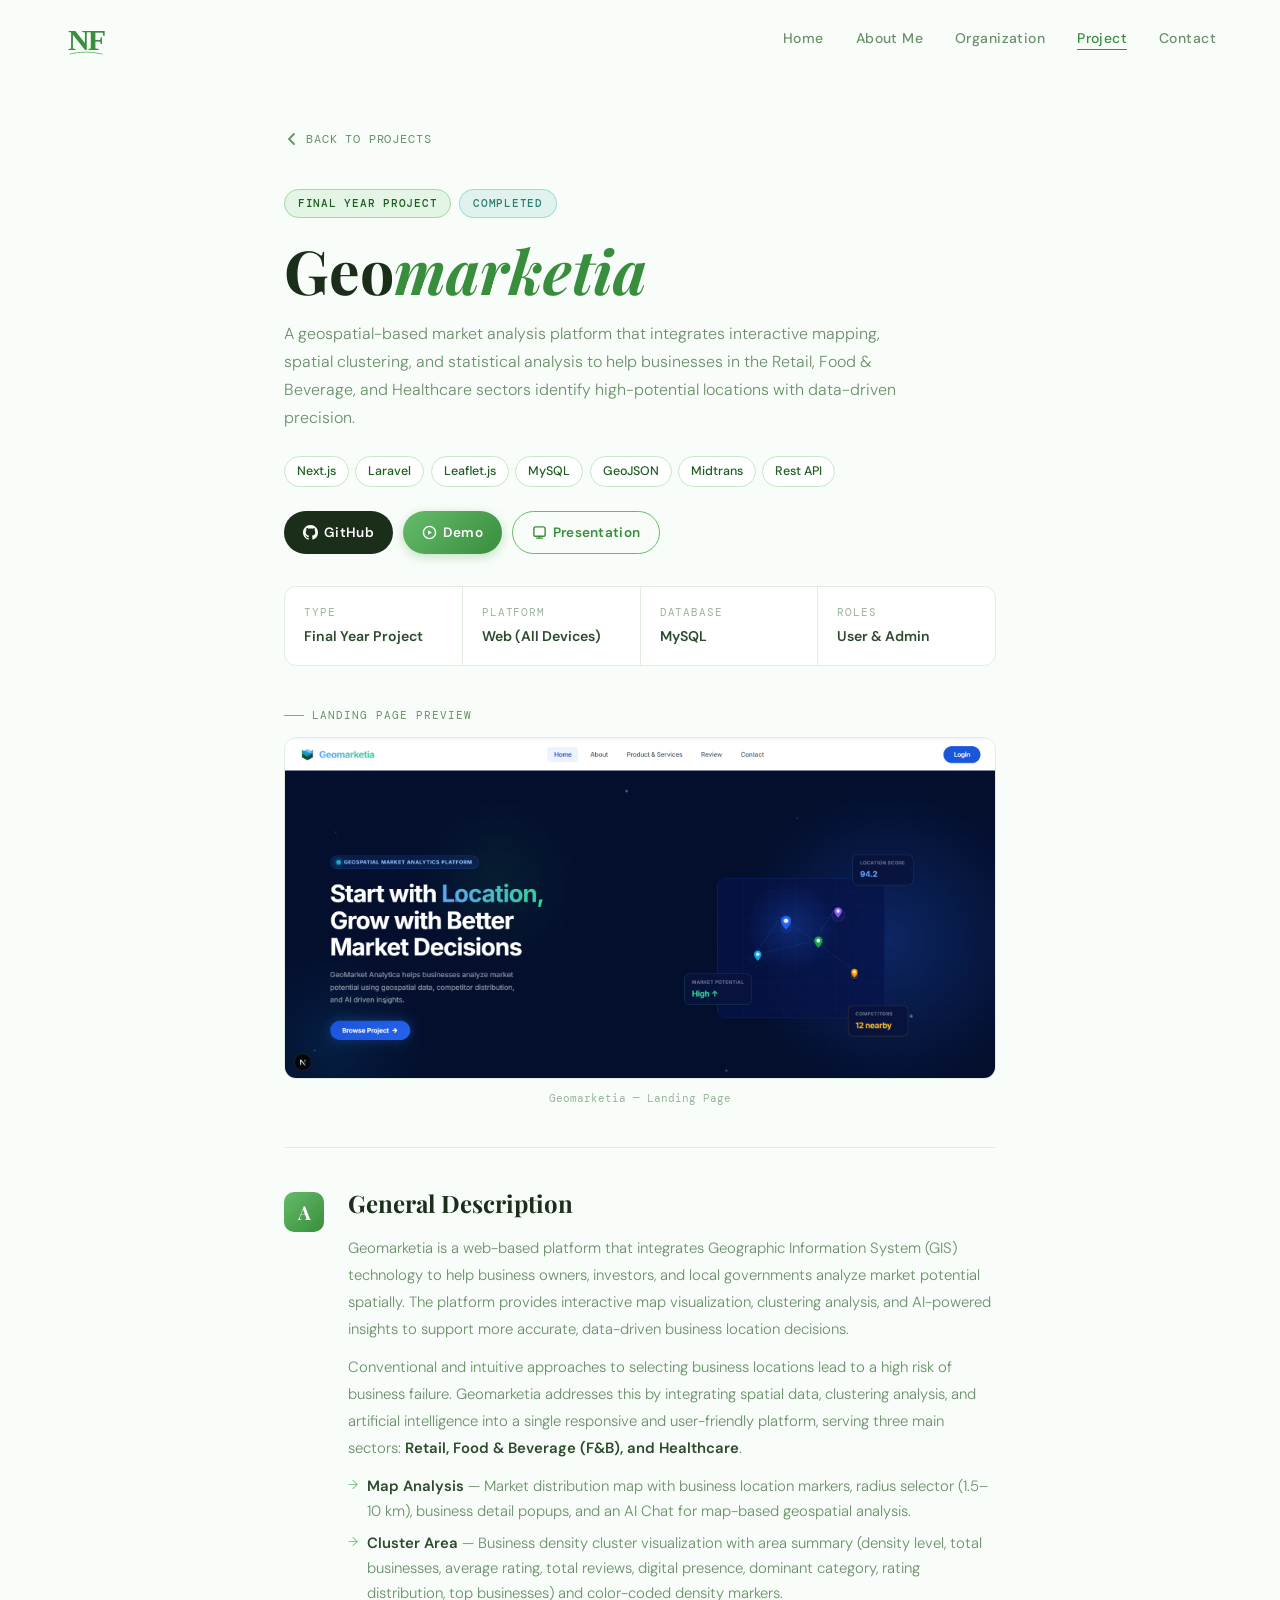
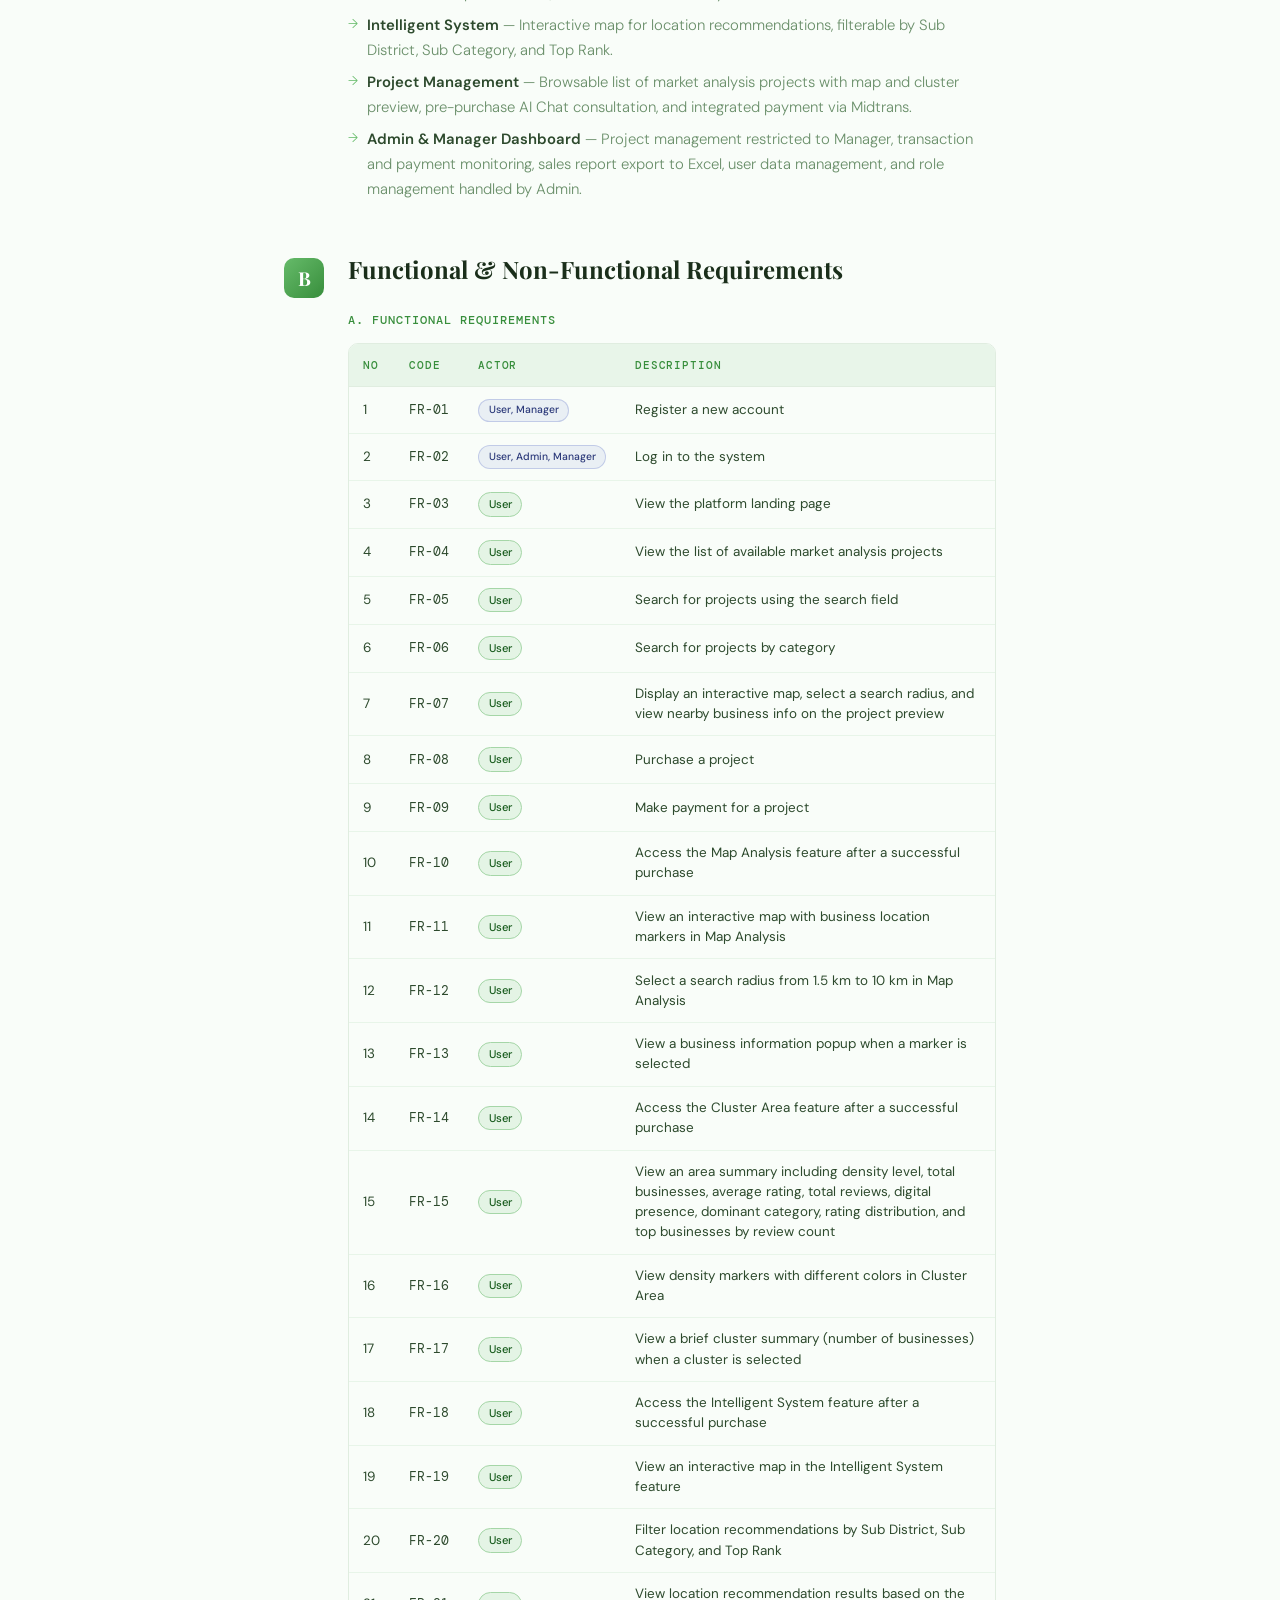
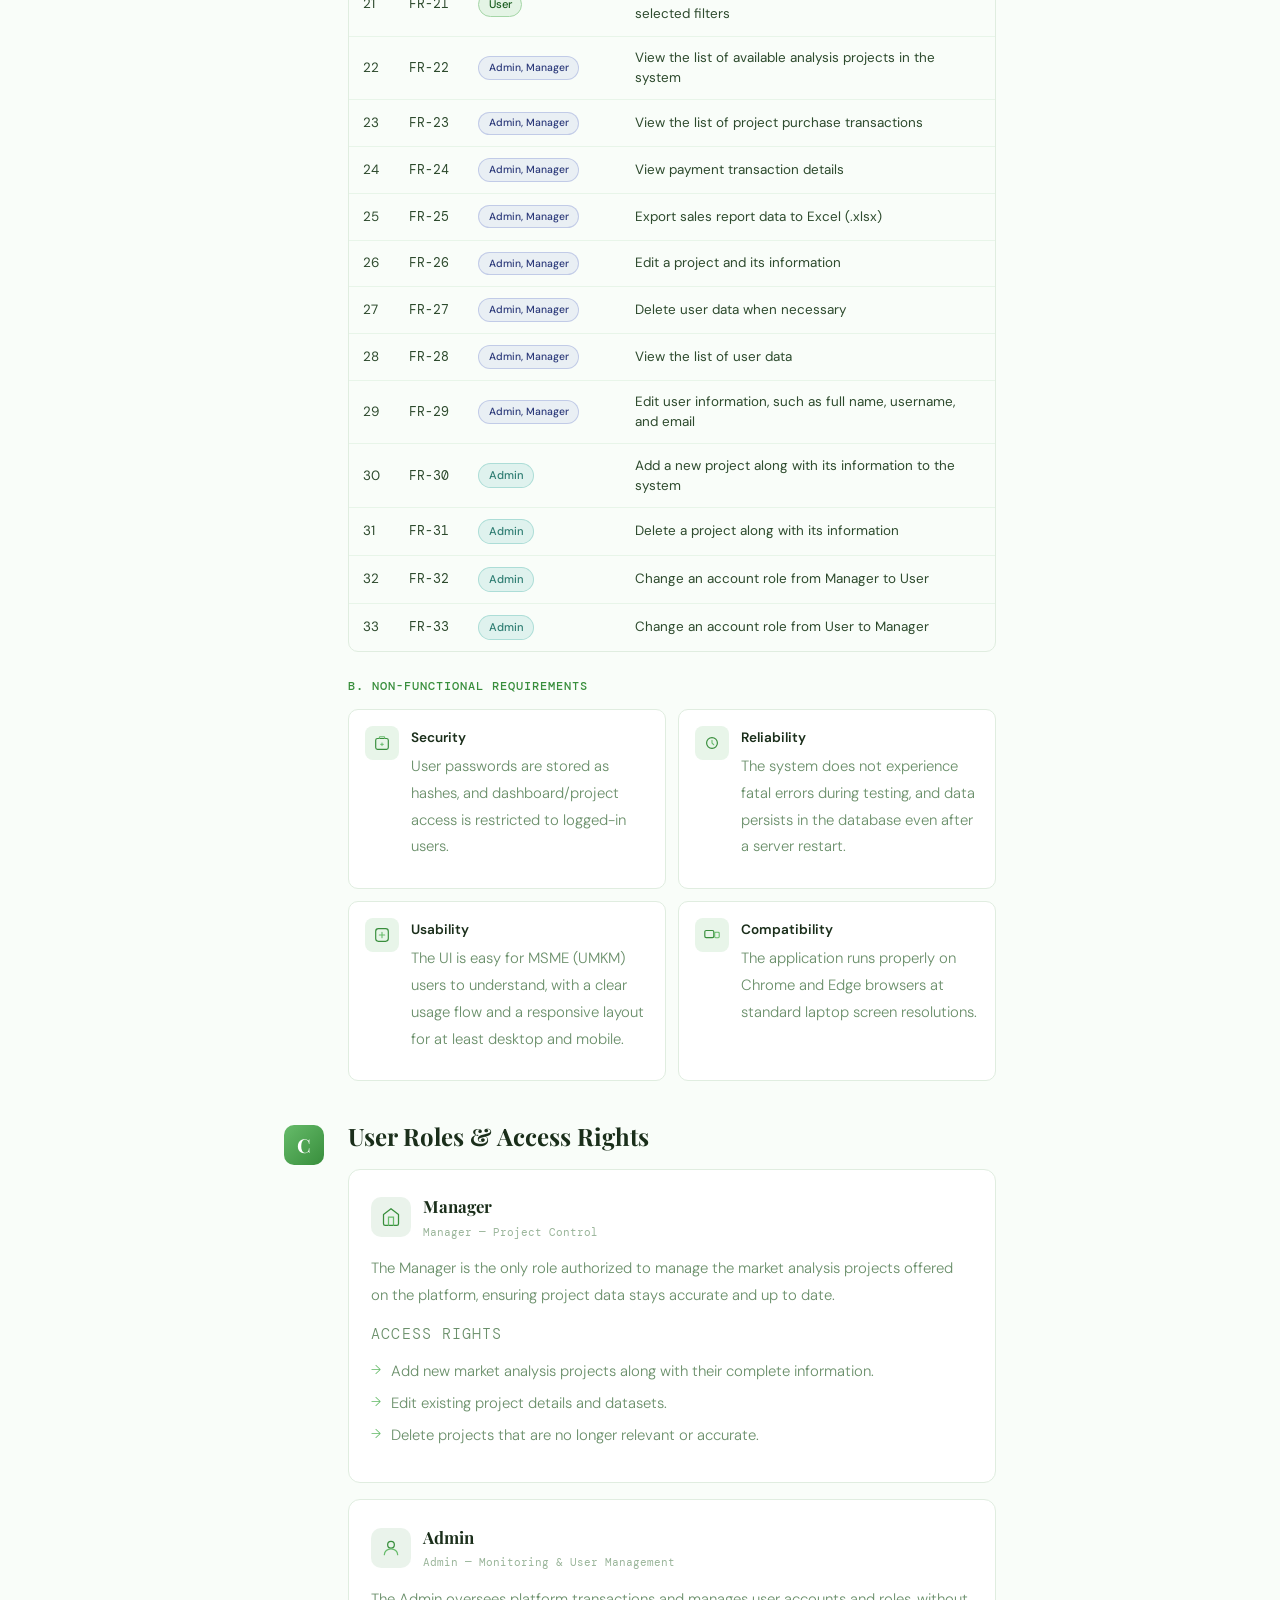
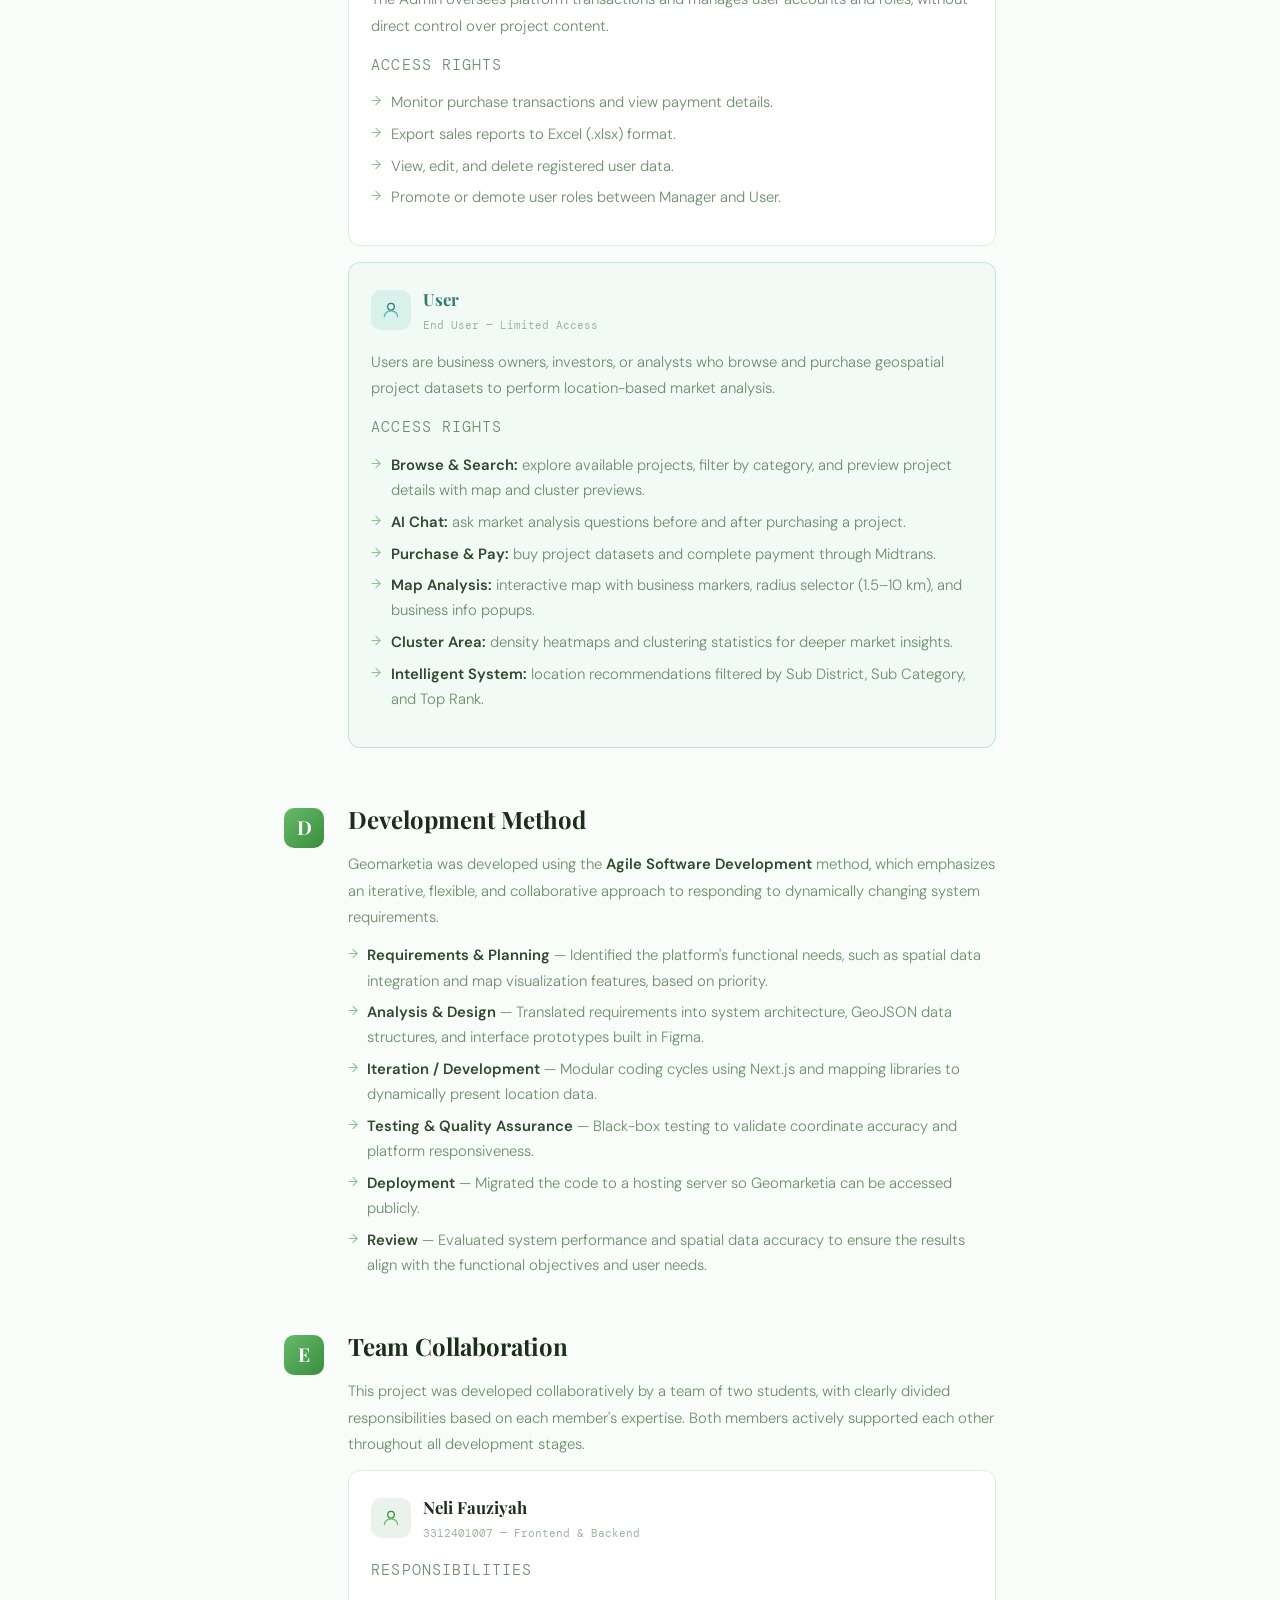
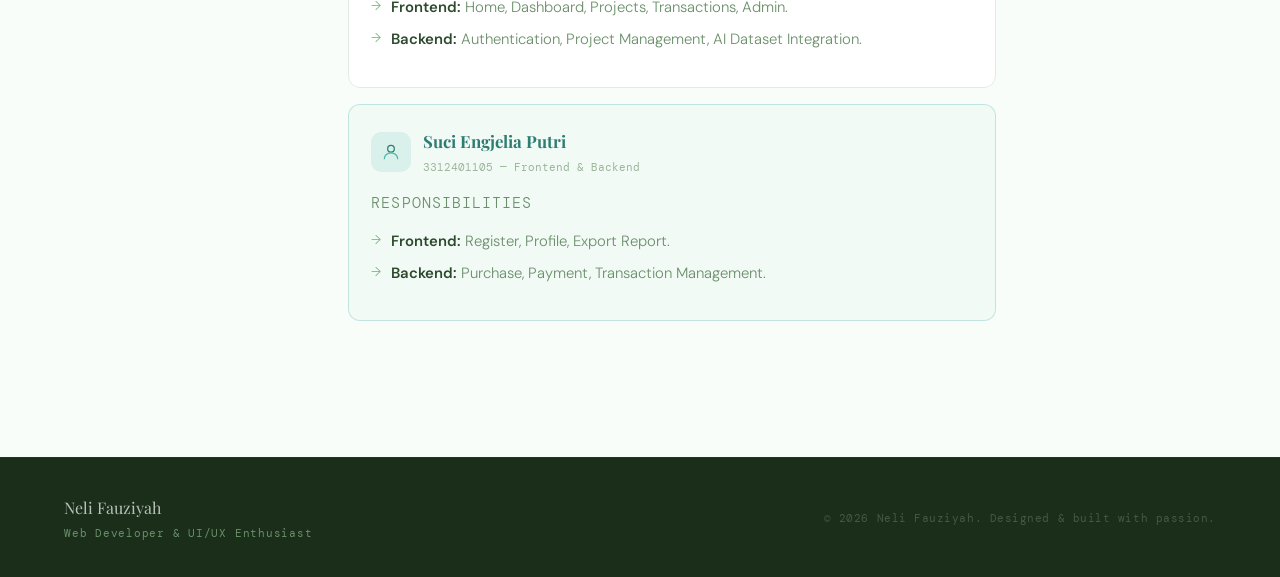
<file: geomarketia.html>
<!DOCTYPE html>
<html lang="en">

<head>
    <meta charset="UTF-8" />
    <meta name="viewport" content="width=device-width, initial-scale=1.0" />
    <title>Geomarketia</title>
    <link rel="icon" type="image/svg+xml"
        href="data:image/svg+xml,<svg xmlns='http://www.w3.org/2000/svg' viewBox='0 0 64 64'><rect width='64' height='64' rx='14' fill='%23f0faf0'/><text x='6' y='50' font-family='Georgia,serif' font-size='44' font-weight='700' fill='%23388e3c' letter-spacing='-3'>NF</text></svg>" />
    <link
        href="https://fonts.googleapis.com/css2?family=Playfair+Display:ital,wght@0,400;0,700;1,400&family=DM+Sans:wght@300;400;500;600&family=DM+Mono:wght@400;500&display=swap"
        rel="stylesheet" />
    <link rel="stylesheet" href="css/btc_store.css" />
</head>

<body>

    <div class="nav-overlay" id="navOverlay"></div>

    <nav id="navbar">
        <a href="index.html" class="nav-logo">
            <svg width="44" height="44" viewBox="0 0 44 44" fill="none">
                <text x="4" y="34" font-family="Georgia, serif" font-size="30" font-weight="700" fill="#388e3c"
                    letter-spacing="-2">NF</text>
                <path d="M6 38 Q22 34 38 38" fill="none" stroke="#66bb6a" stroke-width="0.9" stroke-linecap="round" />
            </svg>
        </a>
        <ul class="nav-links" id="navLinks">
            <li><a href="index.html">Home</a></li>
            <li><a href="about.html">About Me</a></li>
            <li><a href="organization.html">Organization</a></li>
            <li><a href="project.html" class="active">Project</a></li>
            <li><a href="contact.html">Contact</a></li>
        </ul>
        <div class="hamburger" id="hamburger"><span></span><span></span><span></span></div>
    </nav>

    <main class="page-wrapper">
        <div class="article-container">

            <a href="project.html" class="back-link">
                <svg width="16" height="16" viewBox="0 0 16 16" fill="none" stroke="currentColor" stroke-width="1.8">
                    <path d="M10 3L5 8l5 5" stroke-linecap="round" stroke-linejoin="round" />
                </svg>
                Back to Projects
            </a>

            <header class="article-header">
                <div class="header-badges">
                    <span class="badge badge-cat">Final Year Project</span>
                    <span class="badge badge-status">Completed</span>
                </div>
                <h1 class="article-title">Geo<em>marketia</em></h1>
                <p class="article-lead">A geospatial-based market analysis platform that integrates interactive mapping,
                    spatial clustering, and statistical analysis to help businesses in the Retail, Food &amp; Beverage,
                    and Healthcare sectors identify high-potential locations with data-driven precision.</p>
                <div class="header-tags">
                    <span class="tech-chip">Next.js</span>
                    <span class="tech-chip">Laravel</span>
                    <span class="tech-chip">Leaflet.js</span>
                    <span class="tech-chip">MySQL</span>
                    <span class="tech-chip">GeoJSON</span>
                    <span class="tech-chip">Midtrans</span>
                    <span class="tech-chip">Rest API</span>
                </div>
                <div class="header-actions">
                    <a href="https://github.com/nelifauziyah88/Geomarketia.git" class="action-btn btn-dark"
                        target="_blank" rel="noopener">
                        <svg width="15" height="15" viewBox="0 0 16 16" fill="currentColor">
                            <path
                                d="M8 0C3.58 0 0 3.58 0 8c0 3.54 2.29 6.53 5.47 7.59.4.07.55-.17.55-.38 0-.19-.01-.82-.01-1.49-2.01.37-2.53-.49-2.69-.94-.09-.23-.48-.94-.82-1.13-.28-.15-.68-.52-.01-.53.63-.01 1.08.58 1.23.82.72 1.21 1.87.87 2.33.66.07-.52.28-.87.51-1.07-1.78-.2-3.64-.89-3.64-3.95 0-.87.31-1.59.82-2.15-.08-.2-.36-1.02.08-2.12 0 0 .67-.21 2.2.82.64-.18 1.32-.27 2-.27.68 0 1.36.09 2 .27 1.53-1.04 2.2-.82 2.2-.82.44 1.1.16 1.92.08 2.12.51.56.82 1.27.82 2.15 0 3.07-1.87 3.75-3.65 3.95.29.25.54.73.54 1.48 0 1.07-.01 1.93-.01 2.2 0 .21.15.46.55.38A8.013 8.013 0 0016 8c0-4.42-3.58-8-8-8z" />
                        </svg>
                        GitHub
                    </a>
                    <a href="https://www.youtube.com/watch?v=BNZwai6gIAo" class="action-btn btn-green" target="_blank"
                        rel="noopener">
                        <svg width="15" height="15" viewBox="0 0 16 16" fill="none" stroke="currentColor"
                            stroke-width="1.5">
                            <circle cx="8" cy="8" r="6.5" />
                            <path d="M6.5 5.5l4 2.5-4 2.5V5.5z" fill="currentColor" stroke="none" />
                        </svg>
                        Demo
                    </a>
                    <a href="https://www.youtube.com/watch?v=BKvkmWBjipg" class="action-btn btn-outline" target="_blank"
                        rel="noopener">
                        <svg width="15" height="15" viewBox="0 0 16 16" fill="none" stroke="currentColor"
                            stroke-width="1.5">
                            <rect x="2" y="2" width="12" height="10" rx="2" />
                            <path d="M5 14h6M8 12v2" stroke-linecap="round" />
                        </svg>
                        Presentation
                    </a>
                </div>
            </header>

            <div class="meta-strip">
                <div class="meta-item">
                    <span class="meta-label">Type</span>
                    <span class="meta-value">Final Year Project</span>
                </div>
                <div class="meta-divider"></div>
                <div class="meta-item">
                    <span class="meta-label">Platform</span>
                    <span class="meta-value">Web (All Devices)</span>
                </div>
                <div class="meta-divider"></div>
                <div class="meta-item">
                    <span class="meta-label">Database</span>
                    <span class="meta-value">MySQL</span>
                </div>
                <div class="meta-divider"></div>
                <div class="meta-item">
                    <span class="meta-label">Roles</span>
                    <span class="meta-value">User &amp; Admin</span>
                </div>
            </div>

            <div class="poster-block reveal">
                <p class="poster-label">Landing Page Preview</p>
                <div class="poster-frame">
                    <img src="assets/geomarketia.png" alt="Geomarketia Landing Page"
                        onerror="this.style.display='none';this.nextElementSibling.style.display='flex'" />
                    <div class="poster-fallback">
                        <svg viewBox="0 0 64 64" fill="none" width="48" height="48">
                            <rect x="6" y="12" width="52" height="36" rx="5" stroke="#66bb6a" stroke-width="1.6" />
                            <circle cx="22" cy="27" r="5" stroke="#a5d6a7" stroke-width="1.4" />
                            <path d="M6 40l14-10 10 8 8-7 18 13" stroke="#66bb6a" stroke-width="1.4"
                                stroke-linecap="round" stroke-linejoin="round" />
                        </svg>
                        <span>assets/geomarketia.png</span>
                        <span class="fallback-note">Landing page screenshot</span>
                    </div>
                </div>
                <p class="poster-caption">Geomarketia — Landing Page</p>
            </div>

            <div class="section-divider"></div>

            <section class="content-section reveal">
                <div class="section-marker">A</div>
                <div class="section-body">
                    <h2>General Description</h2>
                    <p>Geomarketia is a web-based platform that integrates Geographic Information System (GIS)
                        technology to help business owners, investors, and local governments analyze market potential
                        spatially. The platform provides interactive map visualization, clustering analysis, and
                        AI-powered insights to support more accurate, data-driven business location decisions.</p>
                    <p>Conventional and intuitive approaches to selecting business locations lead to a high risk of
                        business failure. Geomarketia addresses this by integrating spatial data, clustering analysis,
                        and artificial intelligence into a single responsive and user-friendly platform, serving three
                        main sectors: <strong>Retail, Food &amp; Beverage (F&amp;B), and Healthcare</strong>.</p>
                    <ul class="article-list">
                        <li><strong>Map Analysis</strong> — Market distribution map with business location markers,
                            radius selector (1.5–10 km), business detail popups, and an AI Chat for map-based
                            geospatial analysis.</li>
                        <li><strong>Cluster Area</strong> — Business density cluster visualization with area summary
                            (density level, total businesses, average rating, total reviews, digital presence,
                            dominant category, rating distribution, top businesses) and color-coded density markers.
                        </li>
                        <li><strong>Intelligent System</strong> — Interactive map for location recommendations,
                            filterable by Sub District, Sub Category, and Top Rank.</li>
                        <li><strong>Project Management</strong> — Browsable list of market analysis projects with
                            map and cluster preview, pre-purchase AI Chat consultation, and integrated payment via
                            Midtrans.</li>
                        <li><strong>Admin &amp; Manager Dashboard</strong> — Project management restricted to Manager,
                            transaction and payment monitoring, sales report export to Excel, user data management,
                            and role management handled by Admin.</li>
                    </ul>
                </div>
            </section>

            <section class="content-section reveal">
                <div class="section-marker">B</div>
                <div class="section-body">
                    <h2>Functional &amp; Non-Functional Requirements</h2>

                    <h3>a. Functional Requirements</h3>
                    <div class="table-wrap">
                        <table class="req-table">
                            <thead>
                                <tr>
                                    <th>No</th>
                                    <th>Code</th>
                                    <th>Actor</th>
                                    <th>Description</th>
                                </tr>
                            </thead>
                            <tbody>
                                <tr>
                                    <td>1</td>
                                    <td class="mono">FR-01</td>
                                    <td><span class="actor-badge actor-multi">User, Manager</span></td>
                                    <td>Register a new account</td>
                                </tr>
                                <tr>
                                    <td>2</td>
                                    <td class="mono">FR-02</td>
                                    <td><span class="actor-badge actor-multi">User, Admin, Manager</span></td>
                                    <td>Log in to the system</td>
                                </tr>
                                <tr>
                                    <td>3</td>
                                    <td class="mono">FR-03</td>
                                    <td><span class="actor-badge actor-buyer">User</span></td>
                                    <td>View the platform landing page</td>
                                </tr>
                                <tr>
                                    <td>4</td>
                                    <td class="mono">FR-04</td>
                                    <td><span class="actor-badge actor-buyer">User</span></td>
                                    <td>View the list of available market analysis projects</td>
                                </tr>
                                <tr>
                                    <td>5</td>
                                    <td class="mono">FR-05</td>
                                    <td><span class="actor-badge actor-buyer">User</span></td>
                                    <td>Search for projects using the search field</td>
                                </tr>
                                <tr>
                                    <td>6</td>
                                    <td class="mono">FR-06</td>
                                    <td><span class="actor-badge actor-buyer">User</span></td>
                                    <td>Search for projects by category</td>
                                </tr>
                                <tr>
                                    <td>7</td>
                                    <td class="mono">FR-07</td>
                                    <td><span class="actor-badge actor-buyer">User</span></td>
                                    <td>Display an interactive map, select a search radius, and view nearby business
                                        info on the project preview</td>
                                </tr>
                                <tr>
                                    <td>8</td>
                                    <td class="mono">FR-08</td>
                                    <td><span class="actor-badge actor-buyer">User</span></td>
                                    <td>Purchase a project</td>
                                </tr>
                                <tr>
                                    <td>9</td>
                                    <td class="mono">FR-09</td>
                                    <td><span class="actor-badge actor-buyer">User</span></td>
                                    <td>Make payment for a project</td>
                                </tr>
                                <tr>
                                    <td>10</td>
                                    <td class="mono">FR-10</td>
                                    <td><span class="actor-badge actor-buyer">User</span></td>
                                    <td>Access the Map Analysis feature after a successful purchase</td>
                                </tr>
                                <tr>
                                    <td>11</td>
                                    <td class="mono">FR-11</td>
                                    <td><span class="actor-badge actor-buyer">User</span></td>
                                    <td>View an interactive map with business location markers in Map Analysis</td>
                                </tr>
                                <tr>
                                    <td>12</td>
                                    <td class="mono">FR-12</td>
                                    <td><span class="actor-badge actor-buyer">User</span></td>
                                    <td>Select a search radius from 1.5 km to 10 km in Map Analysis</td>
                                </tr>
                                <tr>
                                    <td>13</td>
                                    <td class="mono">FR-13</td>
                                    <td><span class="actor-badge actor-buyer">User</span></td>
                                    <td>View a business information popup when a marker is selected</td>
                                </tr>
                                <tr>
                                    <td>14</td>
                                    <td class="mono">FR-14</td>
                                    <td><span class="actor-badge actor-buyer">User</span></td>
                                    <td>Access the Cluster Area feature after a successful purchase</td>
                                </tr>
                                <tr>
                                    <td>15</td>
                                    <td class="mono">FR-15</td>
                                    <td><span class="actor-badge actor-buyer">User</span></td>
                                    <td>View an area summary including density level, total businesses, average
                                        rating, total reviews, digital presence, dominant category, rating
                                        distribution, and top businesses by review count</td>
                                </tr>
                                <tr>
                                    <td>16</td>
                                    <td class="mono">FR-16</td>
                                    <td><span class="actor-badge actor-buyer">User</span></td>
                                    <td>View density markers with different colors in Cluster Area</td>
                                </tr>
                                <tr>
                                    <td>17</td>
                                    <td class="mono">FR-17</td>
                                    <td><span class="actor-badge actor-buyer">User</span></td>
                                    <td>View a brief cluster summary (number of businesses) when a cluster is
                                        selected</td>
                                </tr>
                                <tr>
                                    <td>18</td>
                                    <td class="mono">FR-18</td>
                                    <td><span class="actor-badge actor-buyer">User</span></td>
                                    <td>Access the Intelligent System feature after a successful purchase</td>
                                </tr>
                                <tr>
                                    <td>19</td>
                                    <td class="mono">FR-19</td>
                                    <td><span class="actor-badge actor-buyer">User</span></td>
                                    <td>View an interactive map in the Intelligent System feature</td>
                                </tr>
                                <tr>
                                    <td>20</td>
                                    <td class="mono">FR-20</td>
                                    <td><span class="actor-badge actor-buyer">User</span></td>
                                    <td>Filter location recommendations by Sub District, Sub Category, and Top Rank</td>
                                </tr>
                                <tr>
                                    <td>21</td>
                                    <td class="mono">FR-21</td>
                                    <td><span class="actor-badge actor-buyer">User</span></td>
                                    <td>View location recommendation results based on the selected filters</td>
                                </tr>
                                <tr>
                                    <td>22</td>
                                    <td class="mono">FR-22</td>
                                    <td><span class="actor-badge actor-multi">Admin, Manager</span></td>
                                    <td>View the list of available analysis projects in the system</td>
                                </tr>
                                <tr>
                                    <td>23</td>
                                    <td class="mono">FR-23</td>
                                    <td><span class="actor-badge actor-multi">Admin, Manager</span></td>
                                    <td>View the list of project purchase transactions</td>
                                </tr>
                                <tr>
                                    <td>24</td>
                                    <td class="mono">FR-24</td>
                                    <td><span class="actor-badge actor-multi">Admin, Manager</span></td>
                                    <td>View payment transaction details</td>
                                </tr>
                                <tr>
                                    <td>25</td>
                                    <td class="mono">FR-25</td>
                                    <td><span class="actor-badge actor-multi">Admin, Manager</span></td>
                                    <td>Export sales report data to Excel (.xlsx)</td>
                                </tr>
                                <tr>
                                    <td>26</td>
                                    <td class="mono">FR-26</td>
                                    <td><span class="actor-badge actor-multi">Admin, Manager</span></td>
                                    <td>Edit a project and its information</td>
                                </tr>
                                <tr>
                                    <td>27</td>
                                    <td class="mono">FR-27</td>
                                    <td><span class="actor-badge actor-multi">Admin, Manager</span></td>
                                    <td>Delete user data when necessary</td>
                                </tr>
                                <tr>
                                    <td>28</td>
                                    <td class="mono">FR-28</td>
                                    <td><span class="actor-badge actor-multi">Admin, Manager</span></td>
                                    <td>View the list of user data</td>
                                </tr>
                                <tr>
                                    <td>29</td>
                                    <td class="mono">FR-29</td>
                                    <td><span class="actor-badge actor-multi">Admin, Manager</span></td>
                                    <td>Edit user information, such as full name, username, and email</td>
                                </tr>
                                <tr>
                                    <td>30</td>
                                    <td class="mono">FR-30</td>
                                    <td><span class="actor-badge actor-seller">Admin</span></td>
                                    <td>Add a new project along with its information to the system</td>
                                </tr>
                                <tr>
                                    <td>31</td>
                                    <td class="mono">FR-31</td>
                                    <td><span class="actor-badge actor-seller">Admin</span></td>
                                    <td>Delete a project along with its information</td>
                                </tr>
                                <tr>
                                    <td>32</td>
                                    <td class="mono">FR-32</td>
                                    <td><span class="actor-badge actor-seller">Admin</span></td>
                                    <td>Change an account role from Manager to User</td>
                                </tr>
                                <tr>
                                    <td>33</td>
                                    <td class="mono">FR-33</td>
                                    <td><span class="actor-badge actor-seller">Admin</span></td>
                                    <td>Change an account role from User to Manager</td>
                                </tr>
                            </tbody>
                        </table>
                    </div>

                    <h3>b. Non-Functional Requirements</h3>
                    <div class="nfr-grid">
                        <div class="nfr-item">
                            <div class="nfr-icon">
                                <svg viewBox="0 0 20 20" fill="none" width="18" height="18">
                                    <rect x="3" y="5" width="14" height="12" rx="2" stroke="#388e3c"
                                        stroke-width="1.3" />
                                    <path d="M7 5V4a1 1 0 011-1h4a1 1 0 011 1v1" stroke="#66bb6a" stroke-width="1.2"
                                        stroke-linecap="round" />
                                    <path d="M10 10v3M8.5 11.5h3" stroke="#66bb6a" stroke-width="1.1"
                                        stroke-linecap="round" />
                                </svg>
                            </div>
                            <div>
                                <div class="nfr-title">Security</div>
                                <p class="nfr-desc">User passwords are stored as hashes, and dashboard/project access
                                    is restricted to logged-in users.</p>
                            </div>
                        </div>
                        <div class="nfr-item">
                            <div class="nfr-icon">
                                <svg viewBox="0 0 20 20" fill="none" width="18" height="18">
                                    <path d="M4 10a6 6 0 1012 0A6 6 0 004 10z" stroke="#388e3c" stroke-width="1.3" />
                                    <path d="M10 7v3l2 2" stroke="#66bb6a" stroke-width="1.2" stroke-linecap="round" />
                                </svg>
                            </div>
                            <div>
                                <div class="nfr-title">Reliability</div>
                                <p class="nfr-desc">The system does not experience fatal errors during testing, and
                                    data persists in the database even after a server restart.</p>
                            </div>
                        </div>
                        <div class="nfr-item">
                            <div class="nfr-icon">
                                <svg viewBox="0 0 20 20" fill="none" width="18" height="18">
                                    <rect x="3" y="3" width="14" height="14" rx="3" stroke="#388e3c"
                                        stroke-width="1.3" />
                                    <path d="M7 10h6M10 7v6" stroke="#66bb6a" stroke-width="1.2"
                                        stroke-linecap="round" />
                                </svg>
                            </div>
                            <div>
                                <div class="nfr-title">Usability</div>
                                <p class="nfr-desc">The UI is easy for MSME (UMKM) users to understand, with a clear
                                    usage flow and a responsive layout for at least desktop and mobile.</p>
                            </div>
                        </div>
                        <div class="nfr-item">
                            <div class="nfr-icon">
                                <svg viewBox="0 0 20 20" fill="none" width="18" height="18">
                                    <rect x="2" y="5" width="10" height="8" rx="1.5" stroke="#388e3c"
                                        stroke-width="1.3" />
                                    <rect x="13" y="7" width="5" height="6" rx="1" stroke="#66bb6a"
                                        stroke-width="1.2" />
                                </svg>
                            </div>
                            <div>
                                <div class="nfr-title">Compatibility</div>
                                <p class="nfr-desc">The application runs properly on Chrome and Edge browsers at
                                    standard laptop screen resolutions.</p>
                            </div>
                        </div>
                    </div>
                </div>
            </section>

            <section class="content-section reveal">
                <div class="section-marker">C</div>
                <div class="section-body">
                    <h2>User Roles &amp; Access Rights</h2>

                    <div class="role-block">
                        <div class="role-header">
                            <div class="role-icon role-icon-seller">
                                <svg viewBox="0 0 24 24" fill="none" width="20" height="20">
                                    <path d="M3 9l9-7 9 7v11a2 2 0 01-2 2H5a2 2 0 01-2-2V9z" stroke="#388e3c"
                                        stroke-width="1.5" stroke-linejoin="round" />
                                    <path d="M9 22V12h6v10" stroke="#66bb6a" stroke-width="1.5"
                                        stroke-linecap="round" />
                                </svg>
                            </div>
                            <div>
                                <div class="role-name">Manager</div>
                                <div class="role-sub">Manager — Project Control</div>
                            </div>
                        </div>
                        <p>The Manager is the only role authorized to manage the market analysis projects offered on
                            the platform, ensuring project data stays accurate and up to date.</p>
                        <p class="access-label">Access Rights</p>
                        <ul class="article-list">
                            <li>Add new market analysis projects along with their complete information.</li>
                            <li>Edit existing project details and datasets.</li>
                            <li>Delete projects that are no longer relevant or accurate.</li>
                        </ul>
                    </div>

                    <div class="role-block">
                        <div class="role-header">
                            <div class="role-icon role-icon-seller">
                                <svg viewBox="0 0 24 24" fill="none" width="20" height="20">
                                    <circle cx="12" cy="8" r="4" stroke="#388e3c" stroke-width="1.5" />
                                    <path d="M4 20c0-4 3.6-7 8-7s8 3 8 7" stroke="#66bb6a" stroke-width="1.5"
                                        stroke-linecap="round" />
                                </svg>
                            </div>
                            <div>
                                <div class="role-name">Admin</div>
                                <div class="role-sub">Admin — Monitoring &amp; User Management</div>
                            </div>
                        </div>
                        <p>The Admin oversees platform transactions and manages user accounts and roles, without
                            direct control over project content.</p>
                        <p class="access-label">Access Rights</p>
                        <ul class="article-list">
                            <li>Monitor purchase transactions and view payment details.</li>
                            <li>Export sales reports to Excel (.xlsx) format.</li>
                            <li>View, edit, and delete registered user data.</li>
                            <li>Promote or demote user roles between Manager and User.</li>
                        </ul>
                    </div>

                    <div class="role-block role-block-buyer">
                        <div class="role-header">
                            <div class="role-icon role-icon-buyer">
                                <svg viewBox="0 0 24 24" fill="none" width="20" height="20">
                                    <circle cx="12" cy="8" r="4" stroke="#2e7d72" stroke-width="1.5" />
                                    <path d="M4 20c0-4 3.6-7 8-7s8 3 8 7" stroke="#4db6ac" stroke-width="1.5"
                                        stroke-linecap="round" />
                                </svg>
                            </div>
                            <div>
                                <div class="role-name role-name-buyer">User</div>
                                <div class="role-sub">End User — Limited Access</div>
                            </div>
                        </div>
                        <p>Users are business owners, investors, or analysts who browse and purchase geospatial
                            project datasets to perform location-based market analysis.</p>
                        <p class="access-label">Access Rights</p>
                        <ul class="article-list">
                            <li><strong>Browse &amp; Search:</strong> explore available projects, filter by category,
                                and preview project details with map and cluster previews.</li>
                            <li><strong>AI Chat:</strong> ask market analysis questions before and after purchasing a
                                project.</li>
                            <li><strong>Purchase &amp; Pay:</strong> buy project datasets and complete payment through
                                Midtrans.</li>
                            <li><strong>Map Analysis:</strong> interactive map with business markers, radius selector
                                (1.5–10 km), and business info popups.</li>
                            <li><strong>Cluster Area:</strong> density heatmaps and clustering statistics for deeper
                                market insights.</li>
                            <li><strong>Intelligent System:</strong> location recommendations filtered by Sub District,
                                Sub Category, and Top Rank.</li>
                        </ul>
                    </div>
                </div>
            </section>

            <section class="content-section reveal">
                <div class="section-marker">D</div>
                <div class="section-body">
                    <h2>Development Method</h2>
                    <p>Geomarketia was developed using the <strong>Agile Software Development</strong> method, which
                        emphasizes an iterative, flexible, and collaborative approach to responding to dynamically
                        changing system requirements.</p>
                    <ul class="article-list">
                        <li><strong>Requirements &amp; Planning</strong> — Identified the platform's functional needs,
                            such as spatial data integration and map visualization features, based on priority.</li>
                        <li><strong>Analysis &amp; Design</strong> — Translated requirements into system architecture,
                            GeoJSON data structures, and interface prototypes built in Figma.</li>
                        <li><strong>Iteration / Development</strong> — Modular coding cycles using Next.js and mapping
                            libraries to dynamically present location data.</li>
                        <li><strong>Testing &amp; Quality Assurance</strong> — Black-box testing to validate coordinate
                            accuracy and platform responsiveness.</li>
                        <li><strong>Deployment</strong> — Migrated the code to a hosting server so Geomarketia can be
                            accessed publicly.</li>
                        <li><strong>Review</strong> — Evaluated system performance and spatial data accuracy to ensure
                            the results align with the functional objectives and user needs.</li>
                    </ul>
                </div>
            </section>

            <section class="content-section reveal">
                <div class="section-marker">E</div>
                <div class="section-body">
                    <h2>Team Collaboration</h2>
                    <p>This project was developed collaboratively by a team of two students, with clearly divided
                        responsibilities based on each member's expertise. Both members actively supported each other
                        throughout all development stages.</p>

                    <div class="role-block">
                        <div class="role-header">
                            <div class="role-icon role-icon-seller">
                                <svg viewBox="0 0 24 24" fill="none" width="20" height="20">
                                    <circle cx="12" cy="8" r="4" stroke="#388e3c" stroke-width="1.5" />
                                    <path d="M4 20c0-4 3.6-7 8-7s8 3 8 7" stroke="#66bb6a" stroke-width="1.5"
                                        stroke-linecap="round" />
                                </svg>
                            </div>
                            <div>
                                <div class="role-name">Neli Fauziyah</div>
                                <div class="role-sub">3312401007 — Frontend &amp; Backend</div>
                            </div>
                        </div>
                        <p class="access-label">Responsibilities</p>
                        <ul class="article-list">
                            <li><strong>Frontend:</strong> Home, Dashboard, Projects, Transactions, Admin.</li>
                            <li><strong>Backend:</strong> Authentication, Project Management, AI Dataset
                                Integration.</li>
                        </ul>
                    </div>

                    <div class="role-block role-block-buyer">
                        <div class="role-header">
                            <div class="role-icon role-icon-buyer">
                                <svg viewBox="0 0 24 24" fill="none" width="20" height="20">
                                    <circle cx="12" cy="8" r="4" stroke="#2e7d72" stroke-width="1.5" />
                                    <path d="M4 20c0-4 3.6-7 8-7s8 3 8 7" stroke="#4db6ac" stroke-width="1.5"
                                        stroke-linecap="round" />
                                </svg>
                            </div>
                            <div>
                                <div class="role-name role-name-buyer">Suci Engjelia Putri</div>
                                <div class="role-sub">3312401105 — Frontend &amp; Backend</div>
                            </div>
                        </div>
                        <p class="access-label">Responsibilities</p>
                        <ul class="article-list">
                            <li><strong>Frontend:</strong> Register, Profile, Export Report.</li>
                            <li><strong>Backend:</strong> Purchase, Payment, Transaction Management.</li>
                        </ul>
                    </div>
                </div>
            </section>

        </div>
    </main>

    <footer>
        <div class="footer-name">
            Neli Fauziyah
            <span>Web Developer &amp; UI/UX Enthusiast</span>
        </div>
        <div class="footer-copy">&copy; 2026 Neli Fauziyah. Designed &amp; built with passion.</div>
    </footer>

    <script src="js/btc_store.js"></script>
</body>

</html>
</file>
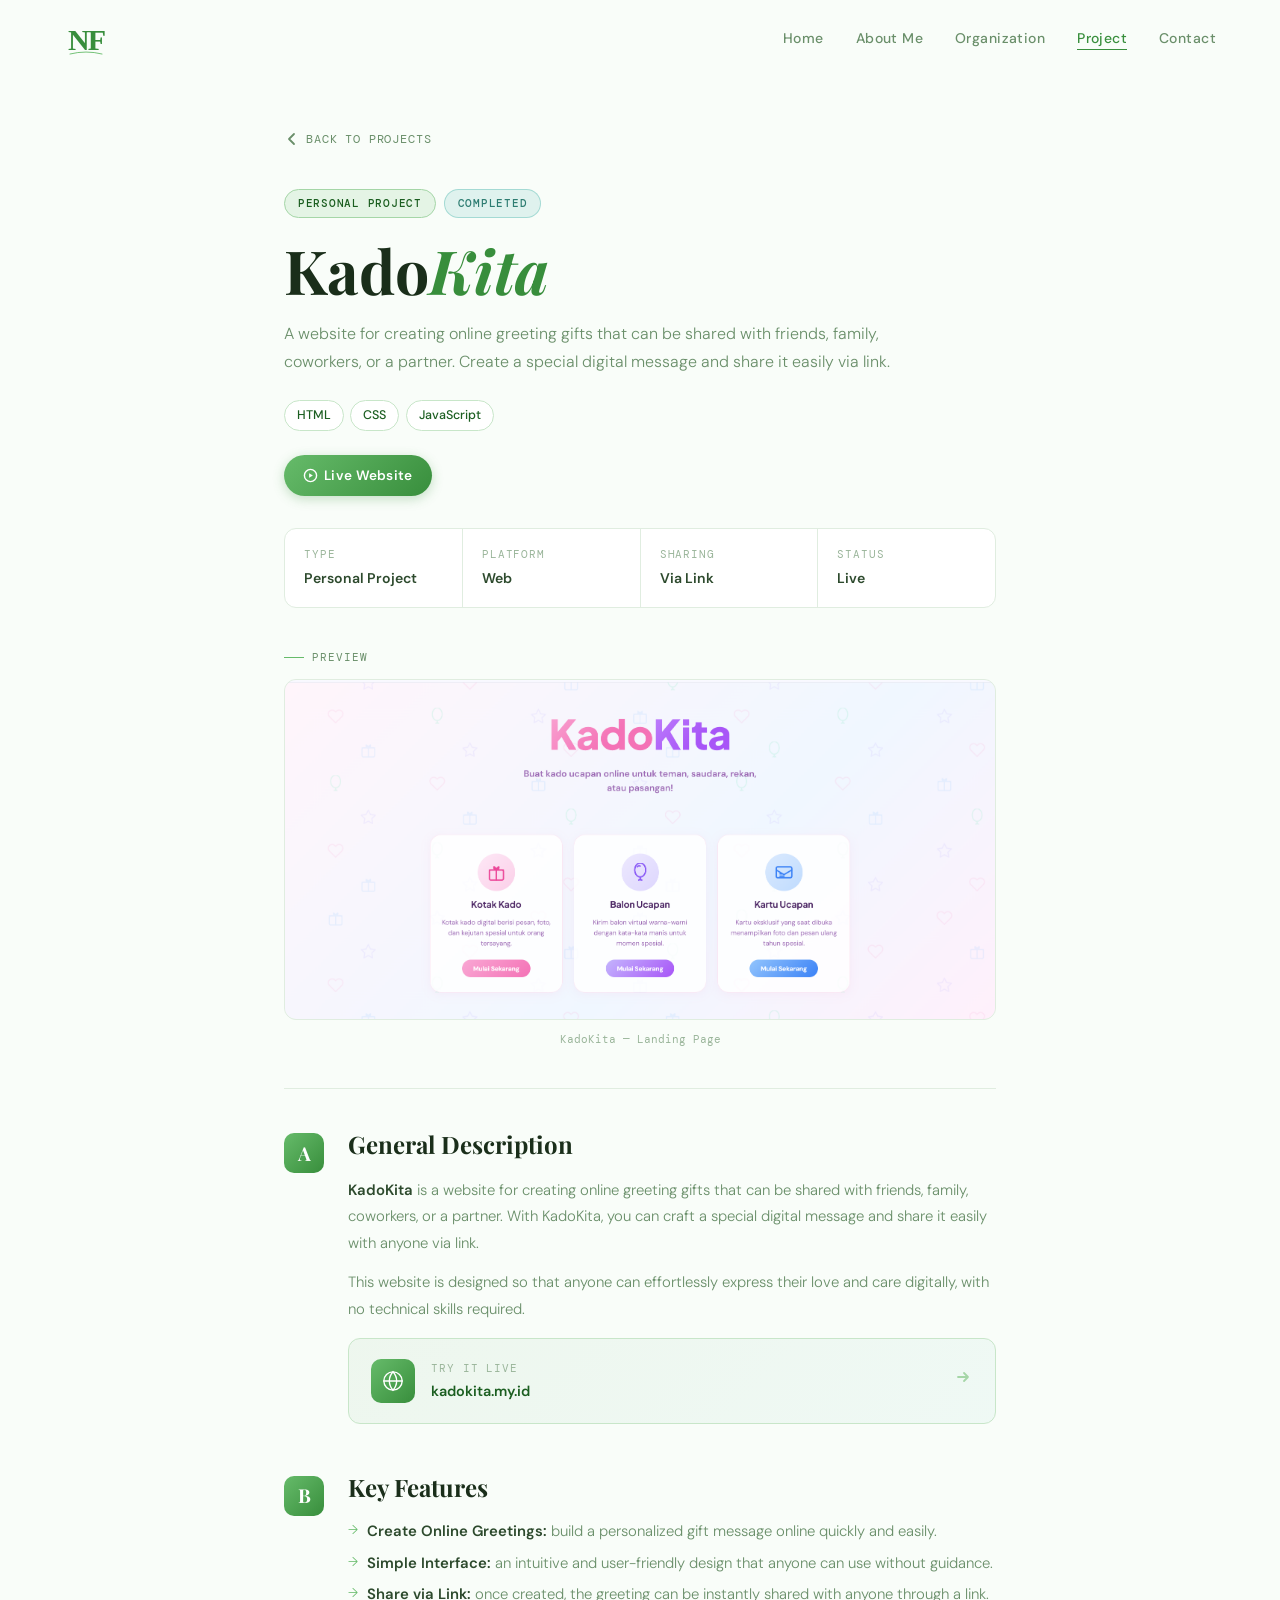
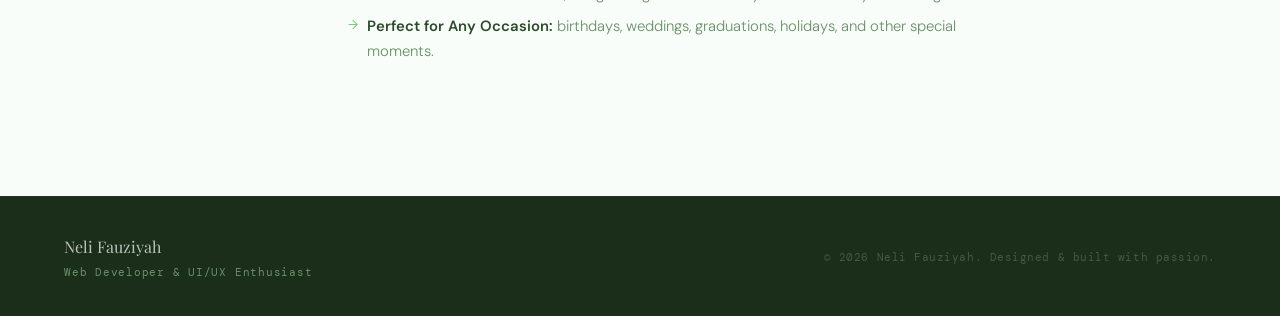
<file: kadokita.html>
<!DOCTYPE html>
<html lang="en">

<head>
    <meta charset="UTF-8" />
    <meta name="viewport" content="width=device-width, initial-scale=1.0" />
    <title>KadoKita</title>
    <link rel="icon" type="image/svg+xml"
        href="data:image/svg+xml,<svg xmlns='http://www.w3.org/2000/svg' viewBox='0 0 64 64'><rect width='64' height='64' rx='14' fill='%23f0faf0'/><text x='6' y='50' font-family='Georgia,serif' font-size='44' font-weight='700' fill='%23388e3c' letter-spacing='-3'>NF</text></svg>" />
    <link
        href="https://fonts.googleapis.com/css2?family=Playfair+Display:ital,wght@0,400;0,700;1,400&family=DM+Sans:wght@300;400;500;600&family=DM+Mono:wght@400;500&display=swap"
        rel="stylesheet" />
    <link rel="stylesheet" href="css/btc_store.css" />
    <style>
        .demo-card {
            display: flex;
            align-items: center;
            gap: 1rem;
            padding: 1.2rem 1.4rem;
            border-radius: 12px;
            background: linear-gradient(135deg, rgba(56, 142, 60, 0.06), rgba(77, 182, 172, 0.06));
            border: 1.5px solid var(--green-border);
            margin-top: 1rem;
            margin-bottom: 0.5rem;
            text-decoration: none;
            transition: all 0.25s;
        }

        .demo-card:hover {
            border-color: var(--green-mid);
            box-shadow: 0 4px 16px rgba(56, 142, 60, 0.12);
            transform: translateY(-1px);
        }

        .demo-card-icon {
            width: 44px;
            height: 44px;
            min-width: 44px;
            background: linear-gradient(135deg, var(--green-light), var(--green));
            border-radius: 10px;
            display: flex;
            align-items: center;
            justify-content: center;
        }

        .demo-card-text {
            flex: 1;
        }

        .demo-card-label {
            font-family: "DM Mono", monospace;
            font-size: 0.68rem;
            color: var(--muted-light);
            text-transform: uppercase;
            letter-spacing: 0.08em;
            margin-bottom: 2px;
        }

        .demo-card-url {
            font-size: 0.9rem;
            font-weight: 600;
            color: var(--green-dark);
        }

        .demo-card-arrow {
            color: var(--green-mid);
        }
    </style>
</head>

<body>

    <div class="nav-overlay" id="navOverlay"></div>

    <nav id="navbar">
        <a href="index.html" class="nav-logo">
            <svg width="44" height="44" viewBox="0 0 44 44" fill="none">
                <text x="4" y="34" font-family="Georgia, serif" font-size="30" font-weight="700" fill="#388e3c"
                    letter-spacing="-2">NF</text>
                <path d="M6 38 Q22 34 38 38" fill="none" stroke="#66bb6a" stroke-width="0.9" stroke-linecap="round" />
            </svg>
        </a>
        <ul class="nav-links" id="navLinks">
            <li><a href="index.html">Home</a></li>
            <li><a href="about.html">About Me</a></li>
            <li><a href="organization.html">Organization</a></li>
            <li><a href="project.html" class="active">Project</a></li>
            <li><a href="contact.html">Contact</a></li>
        </ul>
        <div class="hamburger" id="hamburger"><span></span><span></span><span></span></div>
    </nav>

    <main class="page-wrapper">
        <div class="article-container">

            <a href="project.html" class="back-link">
                <svg width="16" height="16" viewBox="0 0 16 16" fill="none" stroke="currentColor" stroke-width="1.8">
                    <path d="M10 3L5 8l5 5" stroke-linecap="round" stroke-linejoin="round" />
                </svg>
                Back to Projects
            </a>

            <header class="article-header">
                <div class="header-badges">
                    <span class="badge badge-cat">Personal Project</span>
                    <span class="badge badge-status">Completed</span>
                </div>
                <h1 class="article-title">Kado<em>Kita</em></h1>
                <p class="article-lead">A website for creating online greeting gifts that can be shared with friends,
                    family, coworkers, or a partner. Create a special digital message and share it easily via link.</p>
                <div class="header-tags">
                    <span class="tech-chip">HTML</span>
                    <span class="tech-chip">CSS</span>
                    <span class="tech-chip">JavaScript</span>
                </div>
                <div class="header-actions">
                    <a href="https://kadokita.my.id/" target="_blank" class="action-btn btn-green">
                        <svg width="15" height="15" viewBox="0 0 16 16" fill="none" stroke="currentColor"
                            stroke-width="1.5">
                            <circle cx="8" cy="8" r="6.5" />
                            <path d="M6.5 5.5l4 2.5-4 2.5V5.5z" fill="currentColor" stroke="none" />
                        </svg>
                        Live Website
                    </a>
                </div>
            </header>

            <div class="meta-strip">
                <div class="meta-item">
                    <span class="meta-label">Type</span>
                    <span class="meta-value">Personal Project</span>
                </div>
                <div class="meta-divider"></div>
                <div class="meta-item">
                    <span class="meta-label">Platform</span>
                    <span class="meta-value">Web</span>
                </div>
                <div class="meta-divider"></div>
                <div class="meta-item">
                    <span class="meta-label">Sharing</span>
                    <span class="meta-value">Via Link</span>
                </div>
                <div class="meta-divider"></div>
                <div class="meta-item">
                    <span class="meta-label">Status</span>
                    <span class="meta-value">Live</span>
                </div>
            </div>

            <div class="poster-block reveal">
                <p class="poster-label">Preview</p>
                <div class="poster-frame">
                    <img src="assets/kadokita.png" alt="KadoKita Preview"
                        onerror="this.style.display='none';this.nextElementSibling.style.display='flex'" />
                    <div class="poster-fallback">
                        <svg viewBox="0 0 64 64" fill="none" width="48" height="48">
                            <rect x="6" y="12" width="52" height="36" rx="5" stroke="#66bb6a" stroke-width="1.6" />
                            <circle cx="22" cy="27" r="5" stroke="#a5d6a7" stroke-width="1.4" />
                            <path d="M6 40l14-10 10 8 8-7 18 13" stroke="#66bb6a" stroke-width="1.4"
                                stroke-linecap="round" stroke-linejoin="round" />
                        </svg>
                        <span>assets/kadokita.png</span>
                        <span class="fallback-note">Website preview screenshot</span>
                    </div>
                </div>
                <p class="poster-caption">KadoKita — Landing Page</p>
            </div>

            <div class="section-divider"></div>

            <section class="content-section reveal">
                <div class="section-marker">A</div>
                <div class="section-body">
                    <h2>General Description</h2>
                    <p><strong>KadoKita</strong> is a website for creating online greeting gifts that can be shared with
                        friends, family, coworkers, or a partner. With KadoKita, you can craft a special digital message
                        and share it easily with anyone via link.</p>
                    <p>This website is designed so that anyone can effortlessly express their love and care digitally,
                        with no technical skills required.</p>

                    <a href="https://kadokita.my.id/" target="_blank" class="demo-card">
                        <div class="demo-card-icon">
                            <svg viewBox="0 0 24 24" fill="none" width="22" height="22">
                                <path d="M12 2C6.48 2 2 6.48 2 12s4.48 10 10 10 10-4.48 10-10S17.52 2 12 2z"
                                    stroke="#fff" stroke-width="1.5" />
                                <path
                                    d="M2 12h20M12 2a15.3 15.3 0 0 1 4 10 15.3 15.3 0 0 1-4 10 15.3 15.3 0 0 1-4-10 15.3 15.3 0 0 1 4-10z"
                                    stroke="#fff" stroke-width="1.5" stroke-linecap="round" />
                            </svg>
                        </div>
                        <div class="demo-card-text">
                            <div class="demo-card-label">Try it live</div>
                            <div class="demo-card-url">kadokita.my.id</div>
                        </div>
                        <div class="demo-card-arrow">
                            <svg width="20" height="20" viewBox="0 0 20 20" fill="none" stroke="currentColor"
                                stroke-width="1.8">
                                <path d="M5 10h10M11 6l4 4-4 4" stroke-linecap="round" stroke-linejoin="round" />
                            </svg>
                        </div>
                    </a>
                </div>
            </section>

            <section class="content-section reveal">
                <div class="section-marker">B</div>
                <div class="section-body">
                    <h2>Key Features</h2>
                    <ul class="article-list">
                        <li><strong>Create Online Greetings:</strong> build a personalized gift message online quickly
                            and easily.</li>
                        <li><strong>Simple Interface:</strong> an intuitive and user-friendly design that anyone can use
                            without guidance.</li>
                        <li><strong>Share via Link:</strong> once created, the greeting can be instantly shared with
                            anyone through a link.</li>
                        <li><strong>Perfect for Any Occasion:</strong> birthdays, weddings, graduations, holidays, and
                            other special moments.</li>
                    </ul>
                </div>
            </section>

        </div>
    </main>

    <footer>
        <div class="footer-name">
            Neli Fauziyah
            <span>Web Developer &amp; UI/UX Enthusiast</span>
        </div>
        <div class="footer-copy">&copy; 2026 Neli Fauziyah. Designed &amp; built with passion.</div>
    </footer>

    <script src="js/btc_store.js"></script>
</body>

</html>
</file>
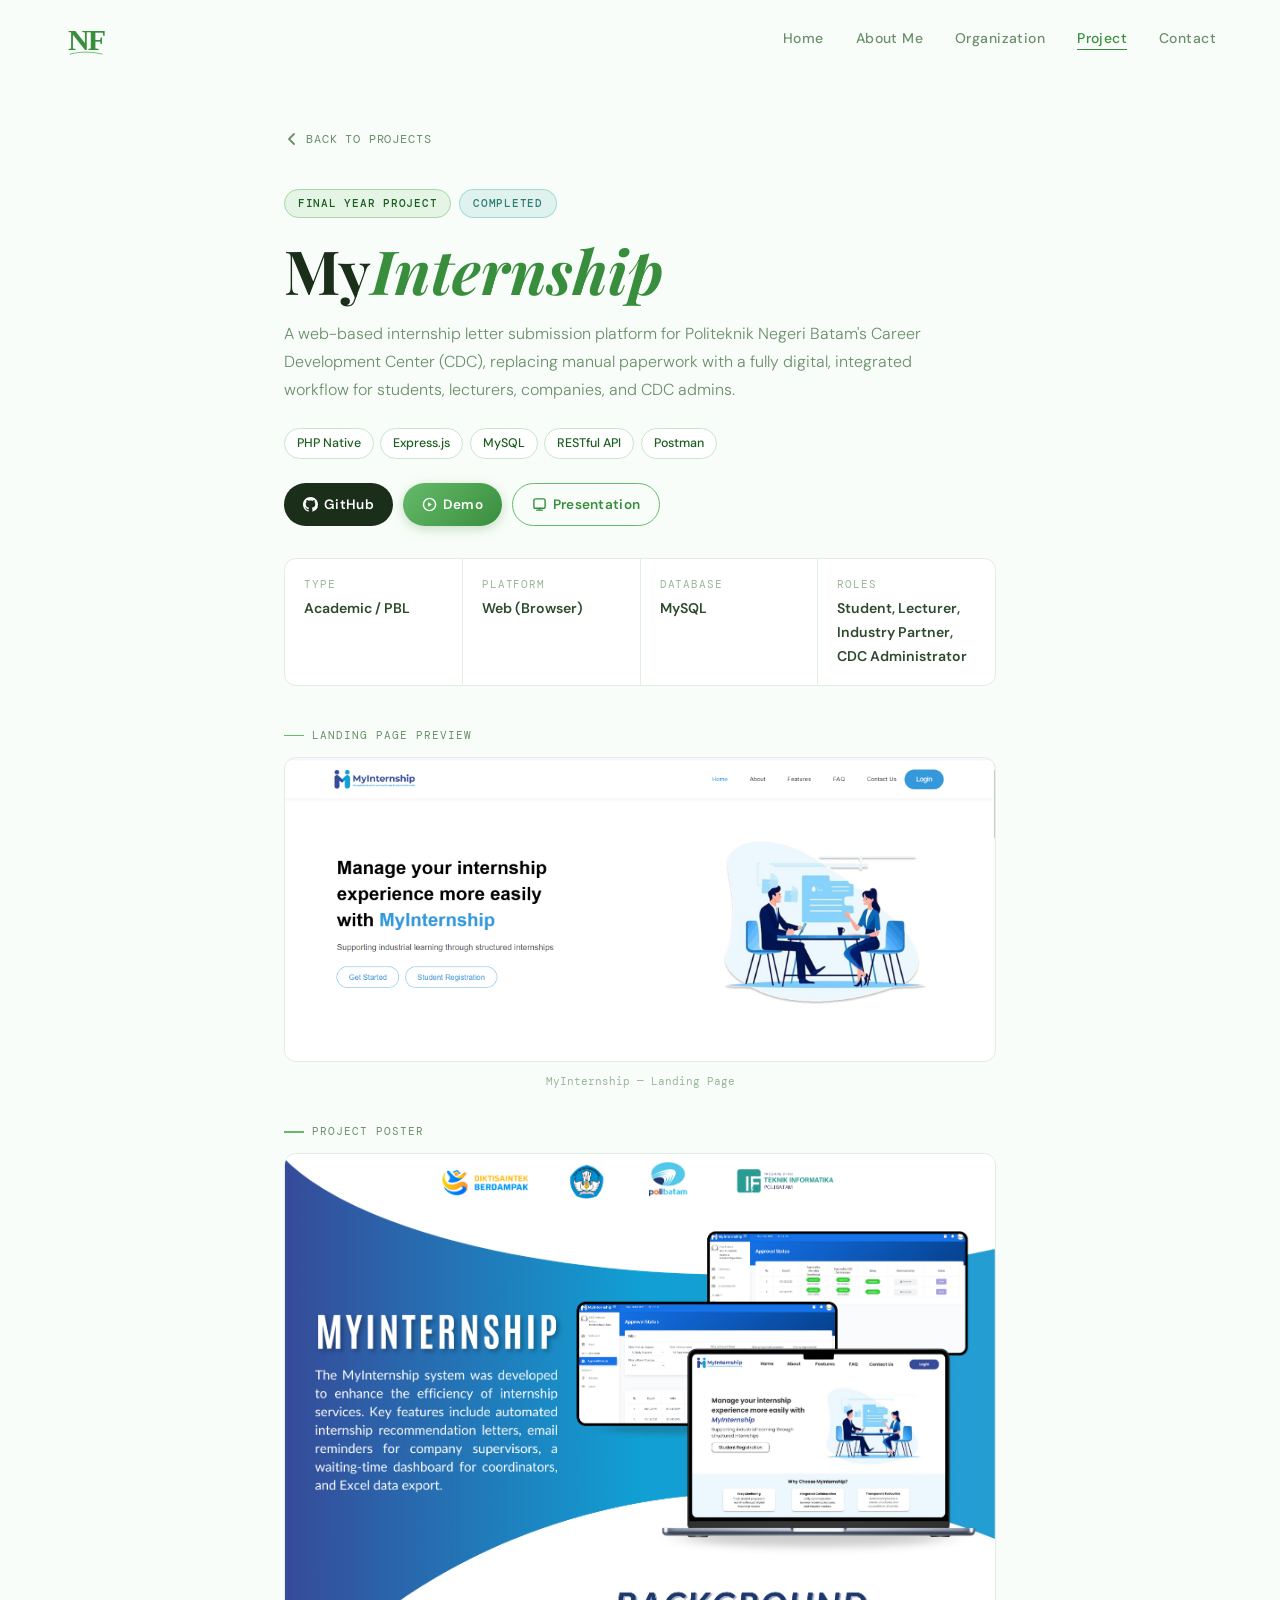
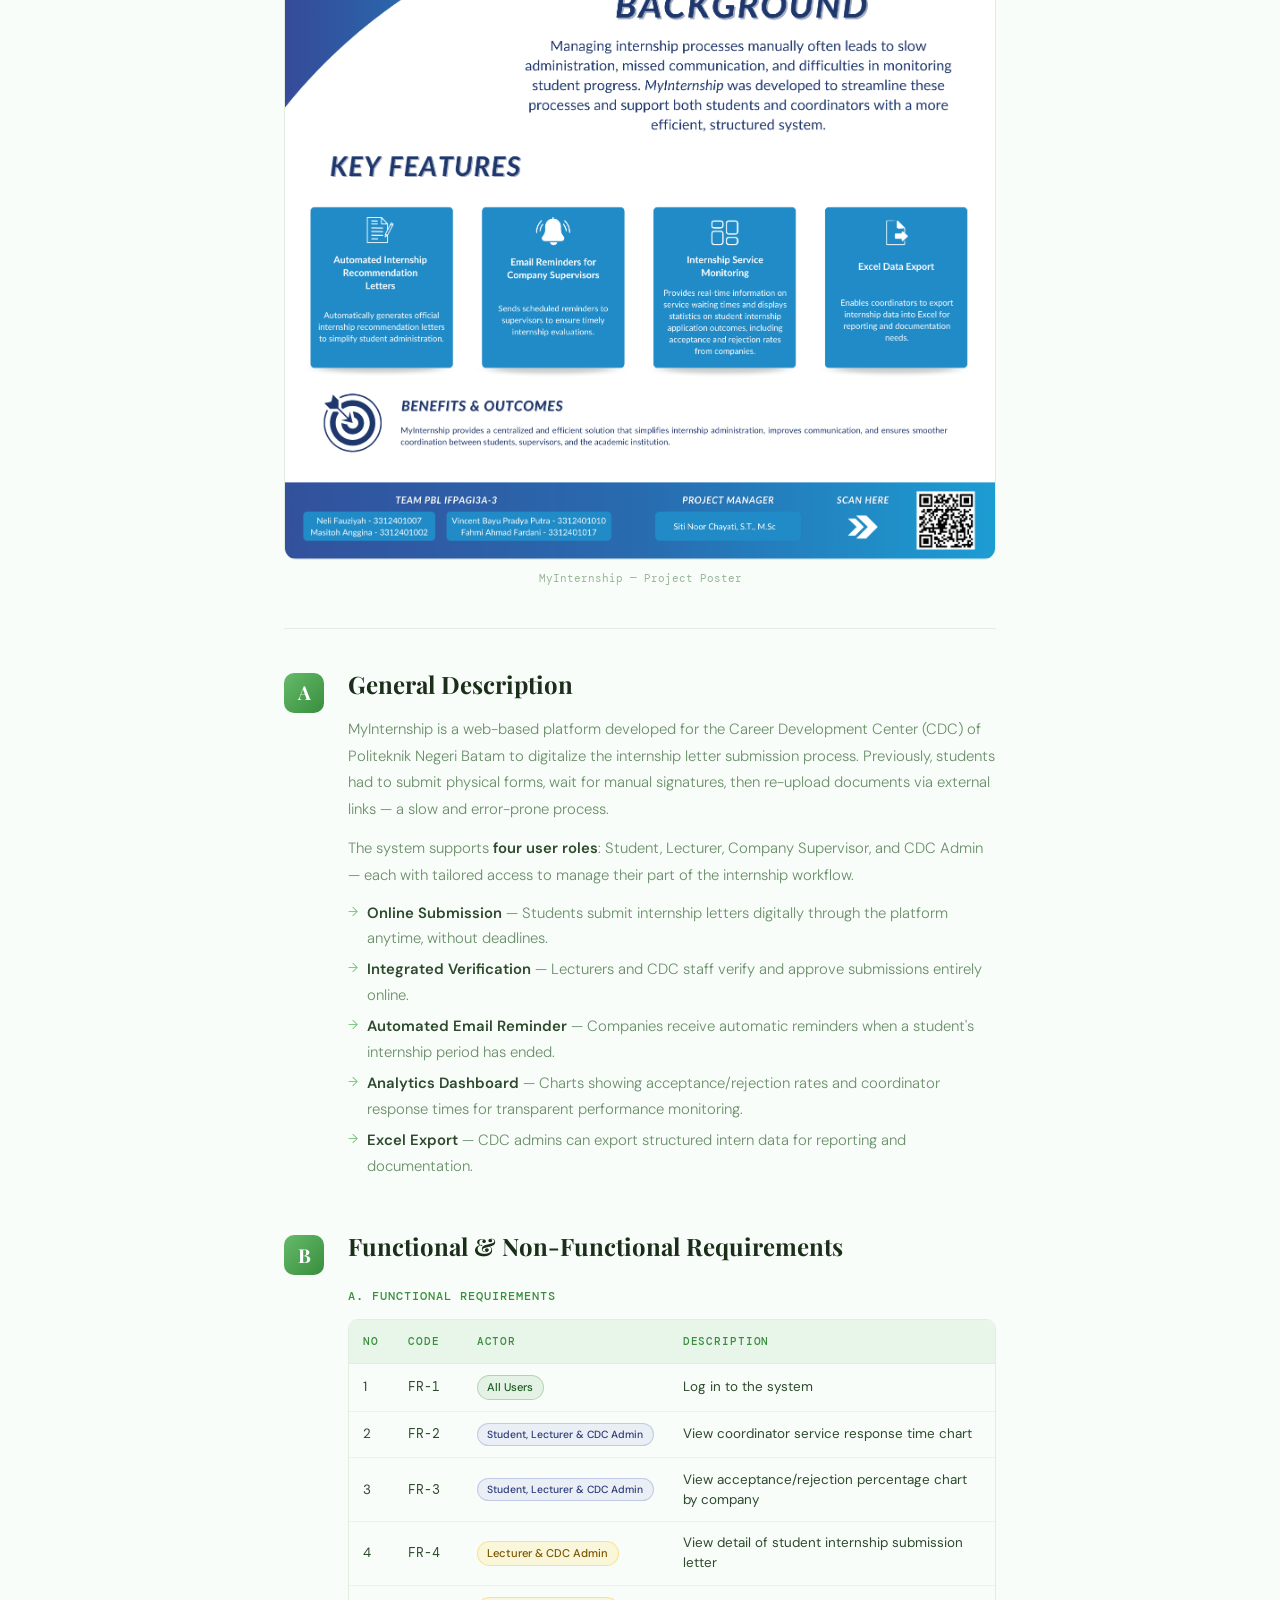
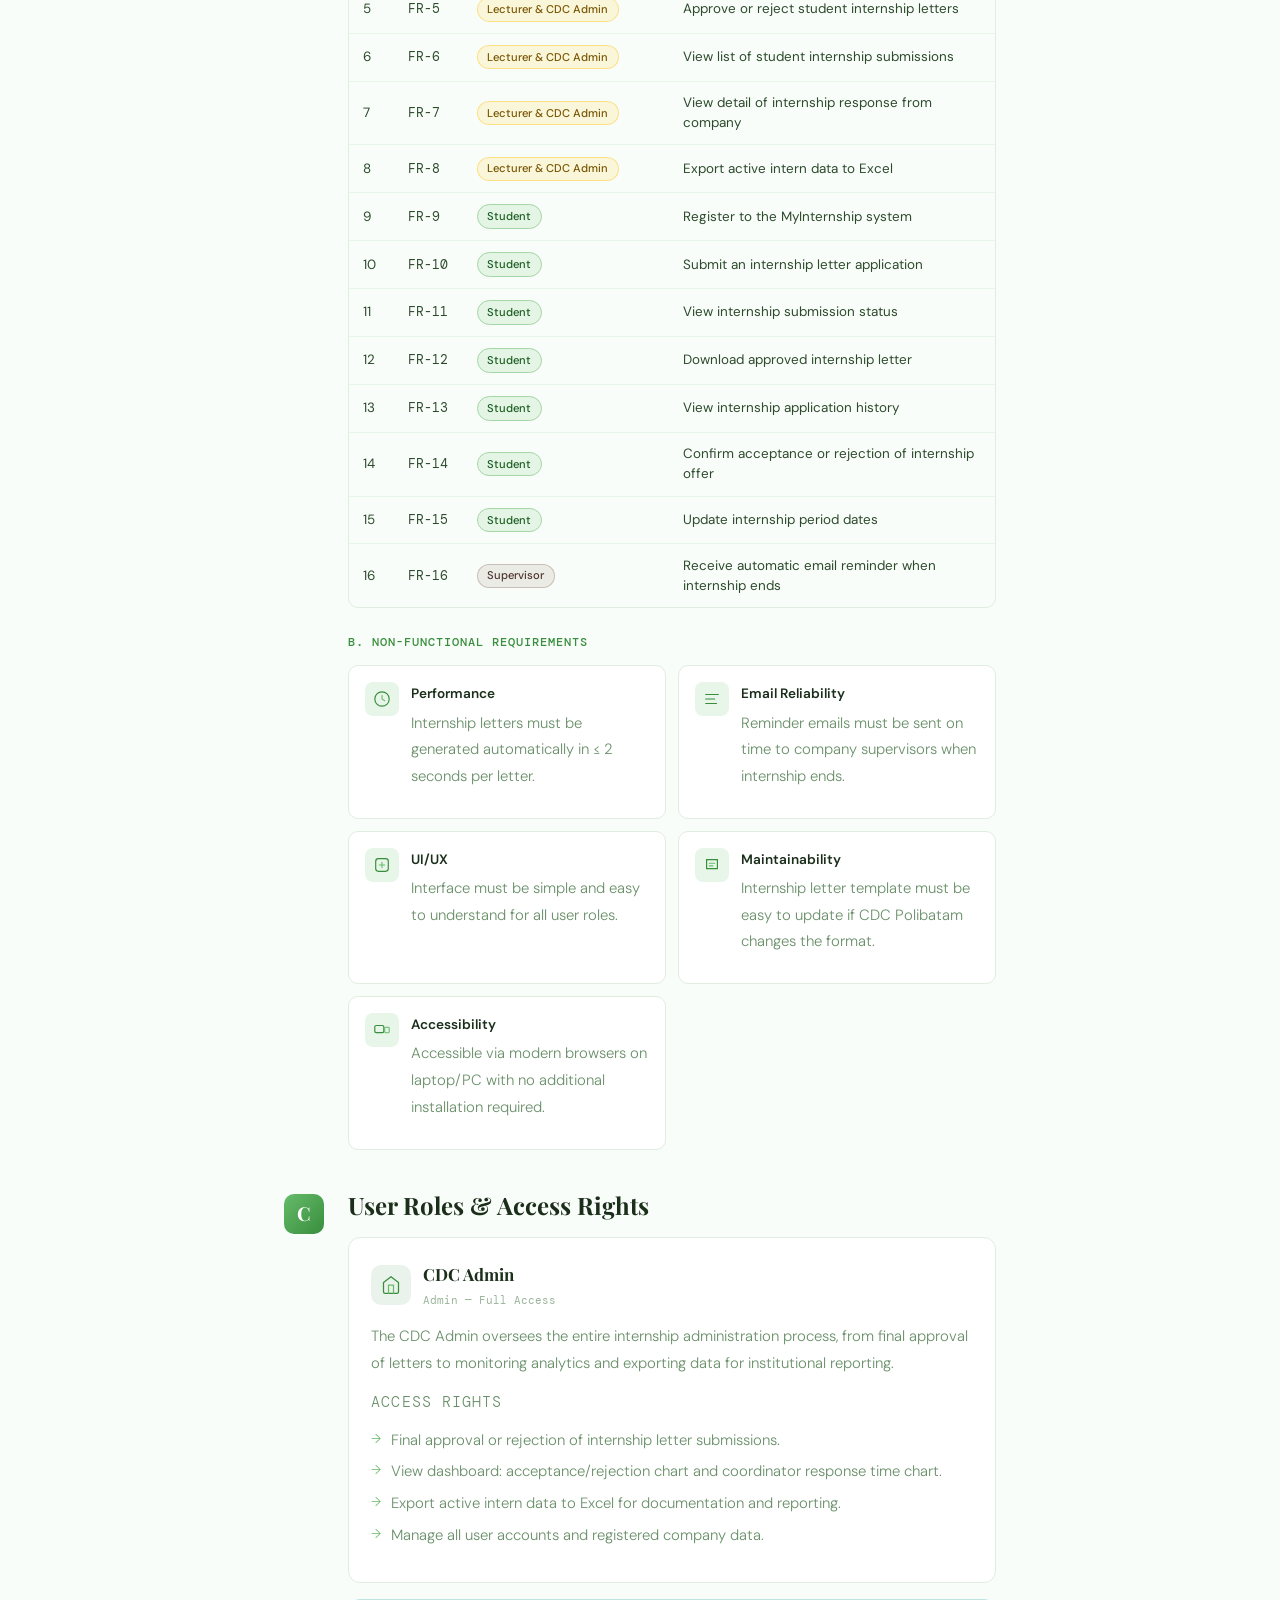
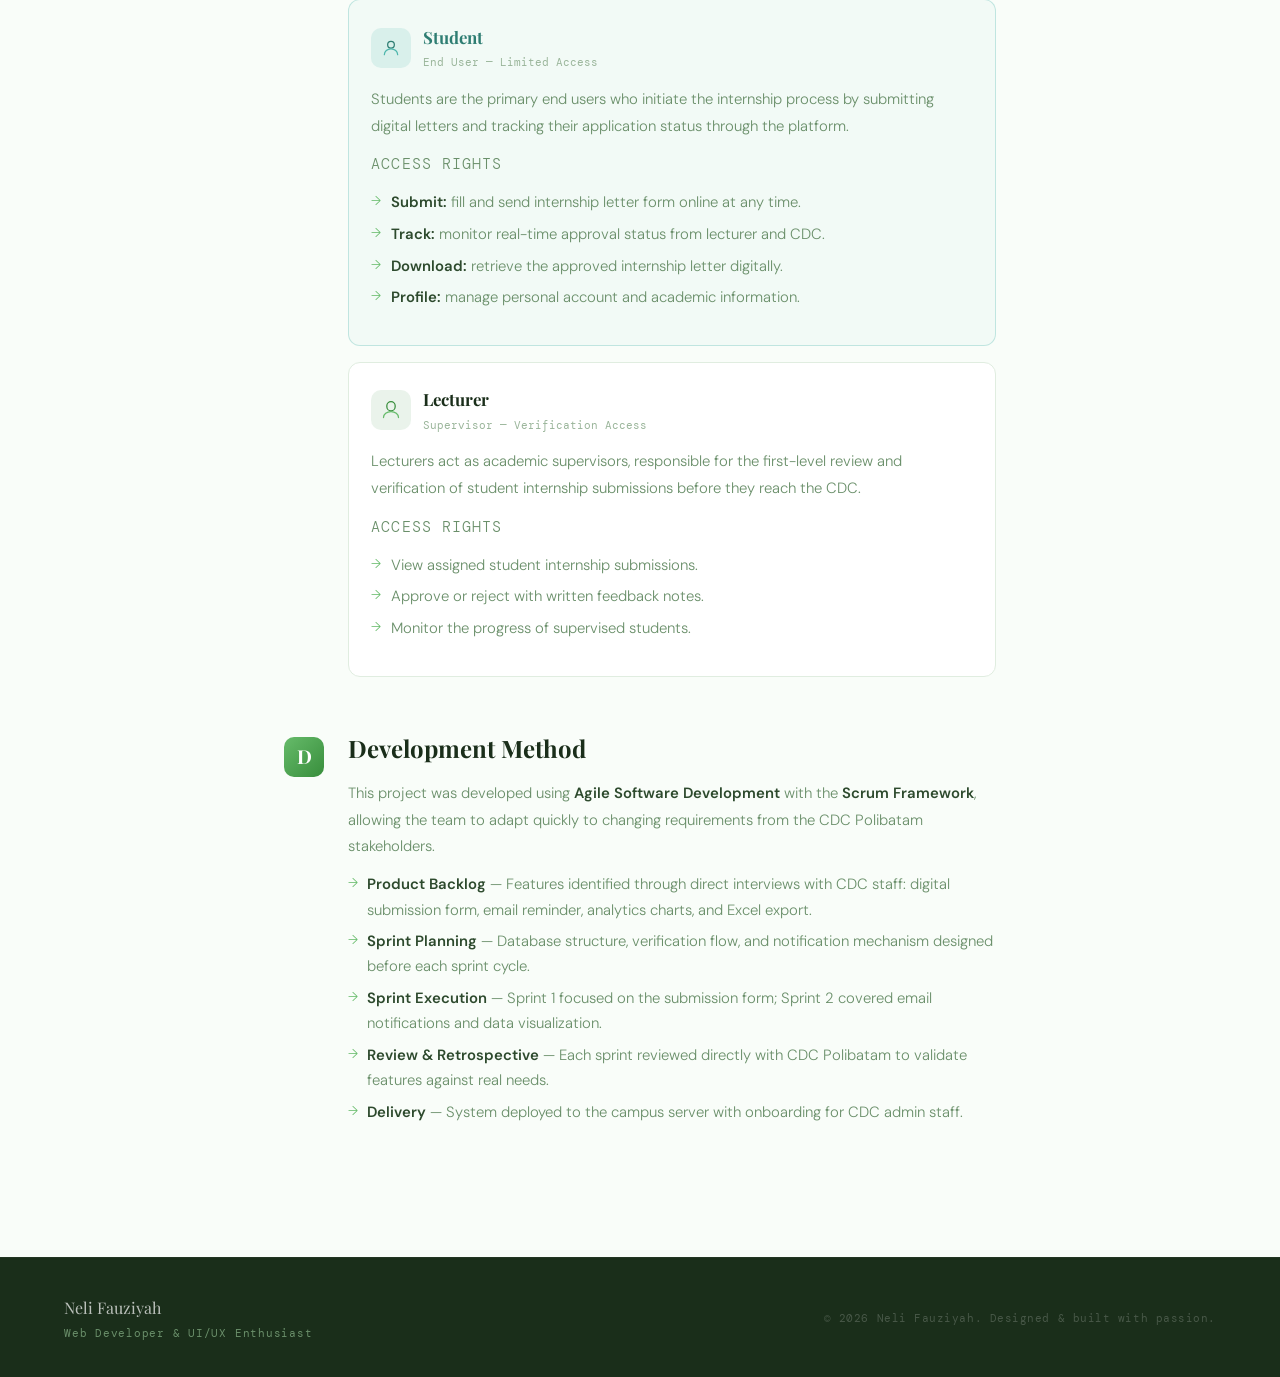
<file: myinternship.html>
<!DOCTYPE html>
<html lang="en">

<head>
    <meta charset="UTF-8" />
    <meta name="viewport" content="width=device-width, initial-scale=1.0" />
    <title>MyInternship</title>
    <link rel="icon" type="image/svg+xml"
        href="data:image/svg+xml,<svg xmlns='http://www.w3.org/2000/svg' viewBox='0 0 64 64'><rect width='64' height='64' rx='14' fill='%23f0faf0'/><text x='6' y='50' font-family='Georgia,serif' font-size='44' font-weight='700' fill='%23388e3c' letter-spacing='-3'>NF</text></svg>" />
    <link
        href="https://fonts.googleapis.com/css2?family=Playfair+Display:ital,wght@0,400;0,700;1,400&family=DM+Sans:wght@300;400;500;600&family=DM+Mono:wght@400;500&display=swap"
        rel="stylesheet" />
    <link rel="stylesheet" href="css/btc_store.css" />
</head>

<body>

    <div class="nav-overlay" id="navOverlay"></div>

    <nav id="navbar">
        <a href="index.html" class="nav-logo">
            <svg width="44" height="44" viewBox="0 0 44 44" fill="none">
                <text x="4" y="34" font-family="Georgia, serif" font-size="30" font-weight="700" fill="#388e3c"
                    letter-spacing="-2">NF</text>
                <path d="M6 38 Q22 34 38 38" fill="none" stroke="#66bb6a" stroke-width="0.9" stroke-linecap="round" />
            </svg>
        </a>
        <ul class="nav-links" id="navLinks">
            <li><a href="index.html">Home</a></li>
            <li><a href="about.html">About Me</a></li>
            <li><a href="organization.html">Organization</a></li>
            <li><a href="project.html" class="active">Project</a></li>
            <li><a href="contact.html">Contact</a></li>
        </ul>
        <div class="hamburger" id="hamburger"><span></span><span></span><span></span></div>
    </nav>

    <main class="page-wrapper">
        <div class="article-container">

            <a href="project.html" class="back-link">
                <svg width="16" height="16" viewBox="0 0 16 16" fill="none" stroke="currentColor" stroke-width="1.8">
                    <path d="M10 3L5 8l5 5" stroke-linecap="round" stroke-linejoin="round" />
                </svg>
                Back to Projects
            </a>

            <header class="article-header">
                <div class="header-badges">
                    <span class="badge badge-cat">Final Year Project</span>
                    <span class="badge badge-status">Completed</span>
                </div>
                <h1 class="article-title">My<em>Internship</em></h1>
                <p class="article-lead">A web-based internship letter submission platform for Politeknik Negeri Batam's
                    Career Development Center (CDC), replacing manual paperwork with a fully digital, integrated
                    workflow for students, lecturers, companies, and CDC admins.</p>
                <div class="header-tags">
                    <span class="tech-chip">PHP Native</span>
                    <span class="tech-chip">Express.js</span>
                    <span class="tech-chip">MySQL</span>
                    <span class="tech-chip">RESTful API</span>
                    <span class="tech-chip">Postman</span>
                </div>
                <div class="header-actions">
                    <a href="https://github.com/nelifauziyah88/myinternship-development.git" class="action-btn btn-dark">
                        <svg width="15" height="15" viewBox="0 0 16 16" fill="currentColor">
                            <path
                                d="M8 0C3.58 0 0 3.58 0 8c0 3.54 2.29 6.53 5.47 7.59.4.07.55-.17.55-.38 0-.19-.01-.82-.01-1.49-2.01.37-2.53-.49-2.69-.94-.09-.23-.48-.94-.82-1.13-.28-.15-.68-.52-.01-.53.63-.01 1.08.58 1.23.82.72 1.21 1.87.87 2.33.66.07-.52.28-.87.51-1.07-1.78-.2-3.64-.89-3.64-3.95 0-.87.31-1.59.82-2.15-.08-.2-.36-1.02.08-2.12 0 0 .67-.21 2.2.82.64-.18 1.32-.27 2-.27.68 0 1.36.09 2 .27 1.53-1.04 2.2-.82 2.2-.82.44 1.1.16 1.92.08 2.12.51.56.82 1.27.82 2.15 0 3.07-1.87 3.75-3.65 3.95.29.25.54.73.54 1.48 0 1.07-.01 1.93-.01 2.2 0 .21.15.46.55.38A8.013 8.013 0 0016 8c0-4.42-3.58-8-8-8z" />
                        </svg>
                        GitHub
                    </a>
                    <a href="https://www.youtube.com/watch?v=fZsyO1OJvqE" class="action-btn btn-green">
                        <svg width="15" height="15" viewBox="0 0 16 16" fill="none" stroke="currentColor"
                            stroke-width="1.5">
                            <circle cx="8" cy="8" r="6.5" />
                            <path d="M6.5 5.5l4 2.5-4 2.5V5.5z" fill="currentColor" stroke="none" />
                        </svg>
                        Demo
                    </a>
                    <a href="https://www.youtube.com/watch?v=yV21wmum1r8" class="action-btn btn-outline">
                        <svg width="15" height="15" viewBox="0 0 16 16" fill="none" stroke="currentColor"
                            stroke-width="1.5">
                            <rect x="2" y="2" width="12" height="10" rx="2" />
                            <path d="M5 14h6M8 12v2" stroke-linecap="round" />
                        </svg>
                        Presentation
                    </a>
                </div>
            </header>

            <div class="meta-strip">
                <div class="meta-item">
                    <span class="meta-label">Type</span>
                    <span class="meta-value">Academic / PBL</span>
                </div>
                <div class="meta-divider"></div>
                <div class="meta-item">
                    <span class="meta-label">Platform</span>
                    <span class="meta-value">Web (Browser)</span>
                </div>
                <div class="meta-divider"></div>
                <div class="meta-item">
                    <span class="meta-label">Database</span>
                    <span class="meta-value">MySQL</span>
                </div>
                <div class="meta-divider"></div>
                <div class="meta-item">
                    <span class="meta-label">Roles</span>
                    <span class="meta-value">Student, Lecturer, Industry Partner, CDC Administrator</span>
                </div>
            </div>

            <div class="poster-block reveal">
                <p class="poster-label">Landing Page Preview</p>
                <div class="poster-frame">
                    <img src="assets/gambar_myinternship.png" alt="MyInternship Landing Page"
                        onerror="this.style.display='none';this.nextElementSibling.style.display='flex'" />
                    <div class="poster-fallback">
                        <svg viewBox="0 0 64 64" fill="none" width="48" height="48">
                            <rect x="6" y="12" width="52" height="36" rx="5" stroke="#66bb6a" stroke-width="1.6" />
                            <circle cx="22" cy="27" r="5" stroke="#a5d6a7" stroke-width="1.4" />
                            <path d="M6 40l14-10 10 8 8-7 18 13" stroke="#66bb6a" stroke-width="1.4"
                                stroke-linecap="round" stroke-linejoin="round" />
                        </svg>
                        <span>assets/gambar_myinternship.png</span>
                        <span class="fallback-note">Landing page screenshot</span>
                    </div>
                </div>
                <p class="poster-caption">MyInternship — Landing Page</p>
            </div>

            <div class="poster-block reveal">
                <p class="poster-label">Project Poster</p>
                <div class="poster-frame">
                    <img src="assets/poster_myinternship.png" alt="MyInternship Poster"
                        onerror="this.style.display='none';this.nextElementSibling.style.display='flex'" />
                    <div class="poster-fallback">
                        <svg viewBox="0 0 64 64" fill="none" width="48" height="48">
                            <rect x="6" y="12" width="52" height="36" rx="5" stroke="#66bb6a" stroke-width="1.6" />
                            <circle cx="22" cy="27" r="5" stroke="#a5d6a7" stroke-width="1.4" />
                            <path d="M6 40l14-10 10 8 8-7 18 13" stroke="#66bb6a" stroke-width="1.4"
                                stroke-linecap="round" stroke-linejoin="round" />
                        </svg>
                        <span>assets/poster_myinternship.png</span>
                        <span class="fallback-note">Project poster</span>
                    </div>
                </div>
                <p class="poster-caption">MyInternship — Project Poster</p>
            </div>

            <div class="section-divider"></div>

            <section class="content-section reveal">
                <div class="section-marker">A</div>
                <div class="section-body">
                    <h2>General Description</h2>
                    <p>MyInternship is a web-based platform developed for the Career Development Center (CDC) of
                        Politeknik Negeri Batam to digitalize the internship letter submission process. Previously,
                        students had to submit physical forms, wait for manual signatures, then re-upload documents via
                        external links — a slow and error-prone process.</p>
                    <p>The system supports <strong>four user roles</strong>: Student, Lecturer, Company Supervisor, and
                        CDC Admin — each with tailored access to manage their part of the internship workflow.</p>
                    <ul class="article-list">
                        <li><strong>Online Submission</strong> — Students submit internship letters digitally through
                            the
                            platform anytime, without deadlines.</li>
                        <li><strong>Integrated Verification</strong> — Lecturers and CDC staff verify and approve
                            submissions entirely online.</li>
                        <li><strong>Automated Email Reminder</strong> — Companies receive automatic reminders when a
                            student's internship period has ended.</li>
                        <li><strong>Analytics Dashboard</strong> — Charts showing acceptance/rejection rates and
                            coordinator response times for transparent performance monitoring.</li>
                        <li><strong>Excel Export</strong> — CDC admins can export structured intern data for reporting
                            and documentation.</li>
                    </ul>
                </div>
            </section>

            <section class="content-section reveal">
                <div class="section-marker">B</div>
                <div class="section-body">
                    <h2>Functional &amp; Non-Functional Requirements</h2>

                    <h3>a. Functional Requirements</h3>
                    <div class="table-wrap">
                        <table class="req-table">
                            <thead>
                                <tr>
                                    <th>No</th>
                                    <th>Code</th>
                                    <th>Actor</th>
                                    <th>Description</th>
                                </tr>
                            </thead>
                            <tbody>
                                <tr>
                                    <td>1</td>
                                    <td class="mono">FR-1</td>
                                    <td><span class="actor-badge actor-all">All Users</span></td>
                                    <td>Log in to the system</td>
                                </tr>
                                <tr>
                                    <td>2</td>
                                    <td class="mono">FR-2</td>
                                    <td><span class="actor-badge actor-multi">Student, Lecturer &amp; CDC Admin</span>
                                    </td>
                                    <td>View coordinator service response time chart</td>
                                </tr>
                                <tr>
                                    <td>3</td>
                                    <td class="mono">FR-3</td>
                                    <td><span class="actor-badge actor-multi">Student, Lecturer &amp; CDC Admin</span>
                                    </td>
                                    <td>View acceptance/rejection percentage chart by company</td>
                                </tr>
                                <tr>
                                    <td>4</td>
                                    <td class="mono">FR-4</td>
                                    <td><span class="actor-badge actor-lecturer">Lecturer &amp; CDC Admin</span></td>
                                    <td>View detail of student internship submission letter</td>
                                </tr>
                                <tr>
                                    <td>5</td>
                                    <td class="mono">FR-5</td>
                                    <td><span class="actor-badge actor-lecturer">Lecturer &amp; CDC Admin</span></td>
                                    <td>Approve or reject student internship letters</td>
                                </tr>
                                <tr>
                                    <td>6</td>
                                    <td class="mono">FR-6</td>
                                    <td><span class="actor-badge actor-lecturer">Lecturer &amp; CDC Admin</span></td>
                                    <td>View list of student internship submissions</td>
                                </tr>
                                <tr>
                                    <td>7</td>
                                    <td class="mono">FR-7</td>
                                    <td><span class="actor-badge actor-lecturer">Lecturer &amp; CDC Admin</span></td>
                                    <td>View detail of internship response from company</td>
                                </tr>
                                <tr>
                                    <td>8</td>
                                    <td class="mono">FR-8</td>
                                    <td><span class="actor-badge actor-lecturer">Lecturer &amp; CDC Admin</span></td>
                                    <td>Export active intern data to Excel</td>
                                </tr>
                                <tr>
                                    <td>9</td>
                                    <td class="mono">FR-9</td>
                                    <td><span class="actor-badge actor-buyer">Student</span></td>
                                    <td>Register to the MyInternship system</td>
                                </tr>
                                <tr>
                                    <td>10</td>
                                    <td class="mono">FR-10</td>
                                    <td><span class="actor-badge actor-buyer">Student</span></td>
                                    <td>Submit an internship letter application</td>
                                </tr>
                                <tr>
                                    <td>11</td>
                                    <td class="mono">FR-11</td>
                                    <td><span class="actor-badge actor-buyer">Student</span></td>
                                    <td>View internship submission status</td>
                                </tr>
                                <tr>
                                    <td>12</td>
                                    <td class="mono">FR-12</td>
                                    <td><span class="actor-badge actor-buyer">Student</span></td>
                                    <td>Download approved internship letter</td>
                                </tr>
                                <tr>
                                    <td>13</td>
                                    <td class="mono">FR-13</td>
                                    <td><span class="actor-badge actor-buyer">Student</span></td>
                                    <td>View internship application history</td>
                                </tr>
                                <tr>
                                    <td>14</td>
                                    <td class="mono">FR-14</td>
                                    <td><span class="actor-badge actor-buyer">Student</span></td>
                                    <td>Confirm acceptance or rejection of internship offer</td>
                                </tr>
                                <tr>
                                    <td>15</td>
                                    <td class="mono">FR-15</td>
                                    <td><span class="actor-badge actor-buyer">Student</span></td>
                                    <td>Update internship period dates</td>
                                </tr>
                                <tr>
                                    <td>16</td>
                                    <td class="mono">FR-16</td>
                                    <td><span class="actor-badge actor-company">Supervisor</span></td>
                                    <td>Receive automatic email reminder when internship ends</td>
                                </tr>
                            </tbody>
                        </table>
                    </div>

                    <h3>b. Non-Functional Requirements</h3>
                    <div class="nfr-grid">
                        <div class="nfr-item">
                            <div class="nfr-icon">
                                <svg viewBox="0 0 20 20" fill="none" width="18" height="18">
                                    <path d="M10 2a8 8 0 100 16A8 8 0 0010 2z" stroke="#388e3c" stroke-width="1.3" />
                                    <path d="M10 6v4l3 2" stroke="#66bb6a" stroke-width="1.2" stroke-linecap="round" />
                                </svg>
                            </div>
                            <div>
                                <div class="nfr-title">Performance</div>
                                <p class="nfr-desc">Internship letters must be generated automatically in ≤ 2 seconds
                                    per letter.</p>
                            </div>
                        </div>
                        <div class="nfr-item">
                            <div class="nfr-icon">
                                <svg viewBox="0 0 20 20" fill="none" width="18" height="18">
                                    <path d="M3 5h14M3 10h10M3 15h12" stroke="#388e3c" stroke-width="1.3"
                                        stroke-linecap="round" />
                                </svg>
                            </div>
                            <div>
                                <div class="nfr-title">Email Reliability</div>
                                <p class="nfr-desc">Reminder emails must be sent on time to company supervisors when
                                    internship ends.</p>
                            </div>
                        </div>
                        <div class="nfr-item">
                            <div class="nfr-icon">
                                <svg viewBox="0 0 20 20" fill="none" width="18" height="18">
                                    <rect x="3" y="3" width="14" height="14" rx="3" stroke="#388e3c"
                                        stroke-width="1.3" />
                                    <path d="M7 10h6M10 7v6" stroke="#66bb6a" stroke-width="1.2"
                                        stroke-linecap="round" />
                                </svg>
                            </div>
                            <div>
                                <div class="nfr-title">UI/UX</div>
                                <p class="nfr-desc">Interface must be simple and easy to understand for all user roles.
                                </p>
                            </div>
                        </div>
                        <div class="nfr-item">
                            <div class="nfr-icon">
                                <svg viewBox="0 0 20 20" fill="none" width="18" height="18">
                                    <path d="M4 4h12v10H4z" stroke="#388e3c" stroke-width="1.3" />
                                    <path d="M7 8h6M7 11h4" stroke="#66bb6a" stroke-width="1.2"
                                        stroke-linecap="round" />
                                </svg>
                            </div>
                            <div>
                                <div class="nfr-title">Maintainability</div>
                                <p class="nfr-desc">Internship letter template must be easy to update if CDC Polibatam
                                    changes the format.</p>
                            </div>
                        </div>
                        <div class="nfr-item">
                            <div class="nfr-icon">
                                <svg viewBox="0 0 20 20" fill="none" width="18" height="18">
                                    <rect x="2" y="5" width="10" height="8" rx="1.5" stroke="#388e3c"
                                        stroke-width="1.3" />
                                    <rect x="13" y="7" width="5" height="6" rx="1" stroke="#66bb6a"
                                        stroke-width="1.2" />
                                </svg>
                            </div>
                            <div>
                                <div class="nfr-title">Accessibility</div>
                                <p class="nfr-desc">Accessible via modern browsers on laptop/PC with no additional
                                    installation required.</p>
                            </div>
                        </div>
                    </div>
                </div>
            </section>

            <section class="content-section reveal">
                <div class="section-marker">C</div>
                <div class="section-body">
                    <h2>User Roles &amp; Access Rights</h2>

                    <div class="role-block">
                        <div class="role-header">
                            <div class="role-icon role-icon-seller">
                                <svg viewBox="0 0 24 24" fill="none" width="20" height="20">
                                    <path d="M3 9l9-7 9 7v11a2 2 0 01-2 2H5a2 2 0 01-2-2V9z" stroke="#388e3c"
                                        stroke-width="1.5" stroke-linejoin="round" />
                                    <path d="M9 22V12h6v10" stroke="#66bb6a" stroke-width="1.5"
                                        stroke-linecap="round" />
                                </svg>
                            </div>
                            <div>
                                <div class="role-name">CDC Admin</div>
                                <div class="role-sub">Admin — Full Access</div>
                            </div>
                        </div>
                        <p>The CDC Admin oversees the entire internship administration process, from final approval of
                            letters to monitoring analytics and exporting data for institutional reporting.</p>
                        <p class="access-label">Access Rights</p>
                        <ul class="article-list">
                            <li>Final approval or rejection of internship letter submissions.</li>
                            <li>View dashboard: acceptance/rejection chart and coordinator response time chart.</li>
                            <li>Export active intern data to Excel for documentation and reporting.</li>
                            <li>Manage all user accounts and registered company data.</li>
                        </ul>
                    </div>

                    <div class="role-block role-block-buyer">
                        <div class="role-header">
                            <div class="role-icon role-icon-buyer">
                                <svg viewBox="0 0 24 24" fill="none" width="20" height="20">
                                    <circle cx="12" cy="8" r="4" stroke="#2e7d72" stroke-width="1.5" />
                                    <path d="M4 20c0-4 3.6-7 8-7s8 3 8 7" stroke="#4db6ac" stroke-width="1.5"
                                        stroke-linecap="round" />
                                </svg>
                            </div>
                            <div>
                                <div class="role-name role-name-buyer">Student</div>
                                <div class="role-sub">End User — Limited Access</div>
                            </div>
                        </div>
                        <p>Students are the primary end users who initiate the internship process by submitting digital
                            letters and tracking their application status through the platform.</p>
                        <p class="access-label">Access Rights</p>
                        <ul class="article-list">
                            <li><strong>Submit:</strong> fill and send internship letter form online at any time.</li>
                            <li><strong>Track:</strong> monitor real-time approval status from lecturer and CDC.</li>
                            <li><strong>Download:</strong> retrieve the approved internship letter digitally.</li>
                            <li><strong>Profile:</strong> manage personal account and academic information.</li>
                        </ul>
                    </div>

                    <div class="role-block">
                        <div class="role-header">
                            <div class="role-icon role-icon-seller">
                                <svg viewBox="0 0 24 24" fill="none" width="20" height="20">
                                    <path d="M12 2a5 5 0 015 5v1a5 5 0 01-10 0V7a5 5 0 015-5z" stroke="#388e3c"
                                        stroke-width="1.5" />
                                    <path d="M3 21c0-4 4-7 9-7s9 3 9 7" stroke="#66bb6a" stroke-width="1.5"
                                        stroke-linecap="round" />
                                </svg>
                            </div>
                            <div>
                                <div class="role-name">Lecturer</div>
                                <div class="role-sub">Supervisor — Verification Access</div>
                            </div>
                        </div>
                        <p>Lecturers act as academic supervisors, responsible for the first-level review and
                            verification of student internship submissions before they reach the CDC.</p>
                        <p class="access-label">Access Rights</p>
                        <ul class="article-list">
                            <li>View assigned student internship submissions.</li>
                            <li>Approve or reject with written feedback notes.</li>
                            <li>Monitor the progress of supervised students.</li>
                        </ul>
                    </div>
                </div>
            </section>

            <section class="content-section reveal">
                <div class="section-marker">D</div>
                <div class="section-body">
                    <h2>Development Method</h2>
                    <p>This project was developed using <strong>Agile Software Development</strong> with the
                        <strong>Scrum Framework</strong>, allowing the team to adapt quickly to changing requirements
                        from the CDC Polibatam stakeholders.
                    </p>
                    <ul class="article-list">
                        <li><strong>Product Backlog</strong> — Features identified through direct interviews with CDC
                            staff: digital submission form, email reminder, analytics charts, and Excel export.</li>
                        <li><strong>Sprint Planning</strong> — Database structure, verification flow, and notification
                            mechanism designed before each sprint cycle.</li>
                        <li><strong>Sprint Execution</strong> — Sprint 1 focused on the submission form; Sprint 2
                            covered email notifications and data visualization.</li>
                        <li><strong>Review &amp; Retrospective</strong> — Each sprint reviewed directly with CDC
                            Polibatam to validate features against real needs.</li>
                        <li><strong>Delivery</strong> — System deployed to the campus server with onboarding for CDC
                            admin staff.</li>
                    </ul>
                </div>
            </section>

        </div>
    </main>

    <footer>
        <div class="footer-name">
            Neli Fauziyah
            <span>Web Developer &amp; UI/UX Enthusiast</span>
        </div>
        <div class="footer-copy">&copy; 2026 Neli Fauziyah. Designed &amp; built with passion.</div>
    </footer>

    <script src="js/btc_store.js"></script>
</body>

</html>
</file>
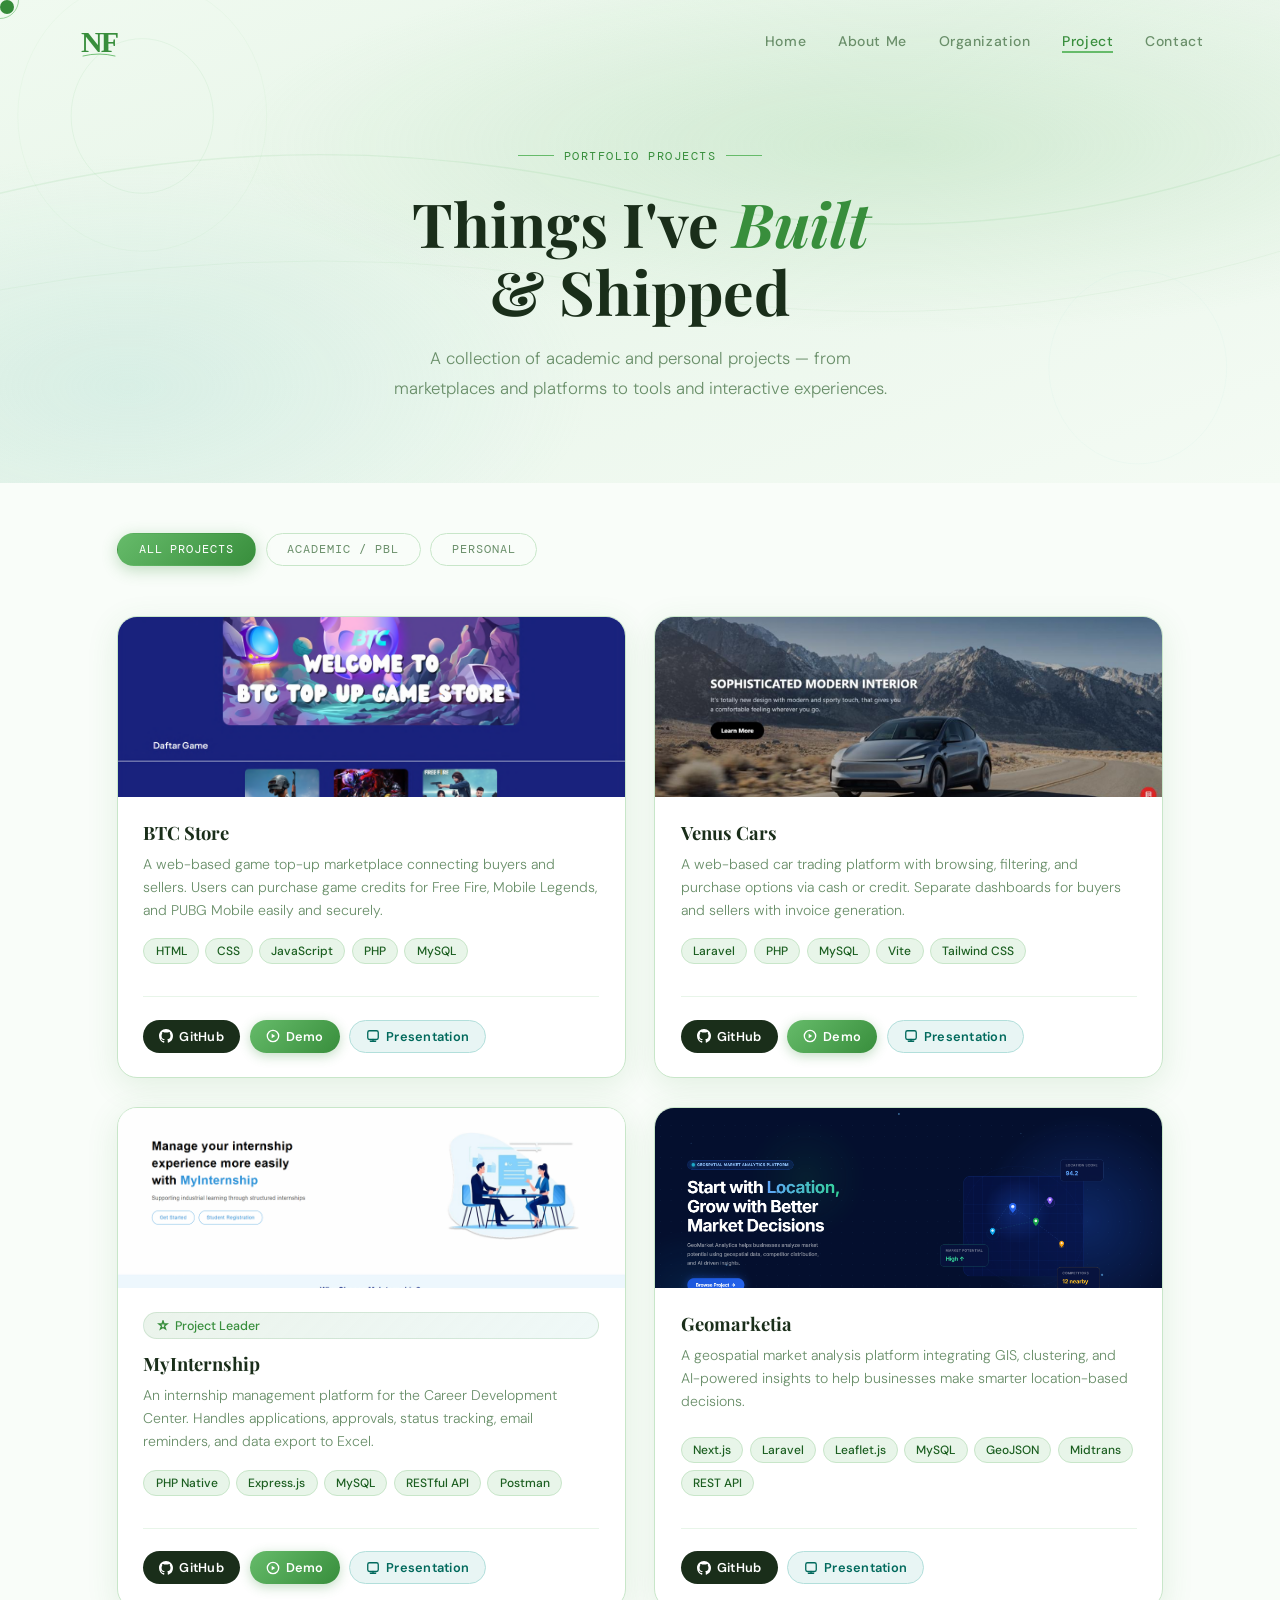
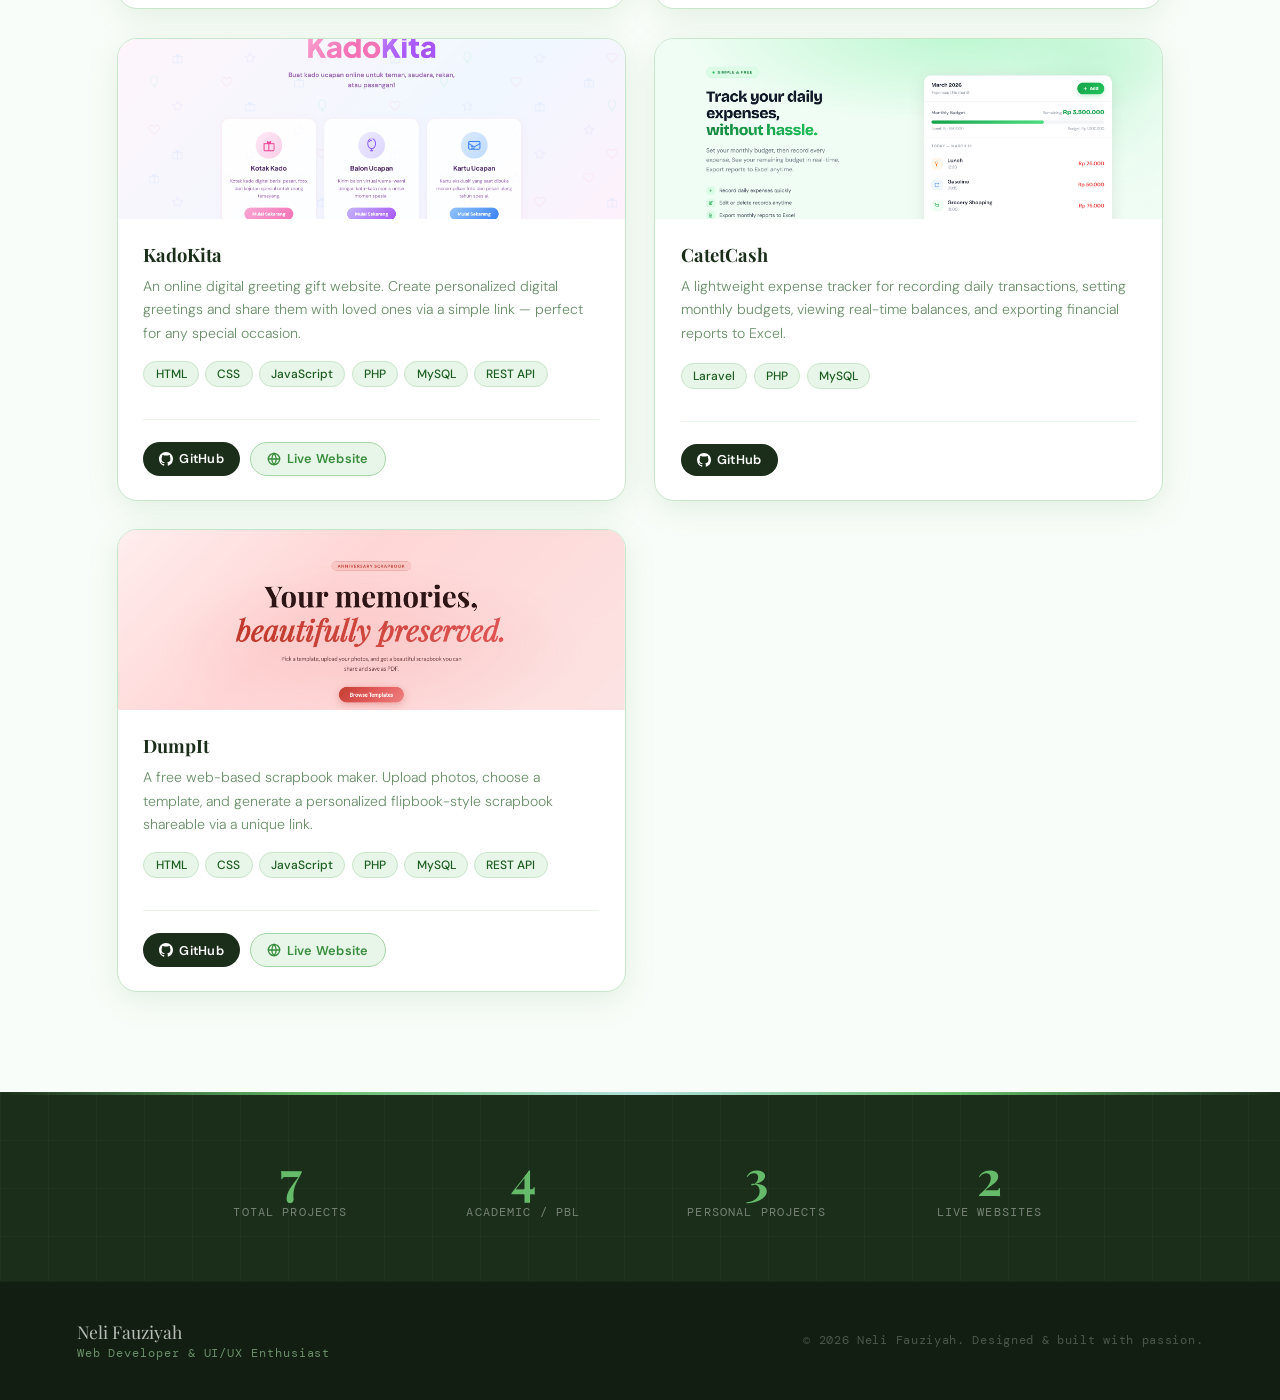
<file: project.html>
<!DOCTYPE html>
<html lang="id">

<head>
    <meta charset="UTF-8" />
    <meta name="viewport" content="width=device-width, initial-scale=1.0" />
    <title>Projects</title>
    <link rel="icon" type="image/svg+xml"
        href="data:image/svg+xml,<svg xmlns='http://www.w3.org/2000/svg' viewBox='0 0 64 64'><rect width='64' height='64' rx='14' fill='%23f0faf0'/><text x='6' y='50' font-family='Georgia,serif' font-size='44' font-weight='700' fill='%23388e3c' letter-spacing='-3'>NF</text><path d='M9 56 Q32 51 55 56' fill='none' stroke='%2366bb6a' stroke-width='1.4' stroke-linecap='round'/></svg>" />
    <link
        href="https://fonts.googleapis.com/css2?family=Playfair+Display:ital,wght@0,400;0,700;1,400&family=DM+Sans:wght@300;400;500;600&family=DM+Mono:wght@400;500&display=swap"
        rel="stylesheet" />
    <link rel="stylesheet" href="css/project.css" />
</head>

<body>

    <div class="cursor" id="cursor"></div>
    <div class="cursor-ring" id="cursorRing"></div>
    <div class="toast" id="toast"></div>
    <div class="nav-overlay" id="navOverlay"></div>

    <nav id="navbar">
        <a href="index.html" class="nav-logo">
            <svg width="44" height="44" viewBox="0 0 44 44" fill="none">
                <text x="4" y="34" font-family="Georgia, serif" font-size="30" font-weight="700" fill="#388e3c"
                    letter-spacing="-2">NF</text>
                <path d="M6 38 Q22 34 38 38" fill="none" stroke="#66bb6a" stroke-width="0.9" stroke-linecap="round" />
            </svg>
        </a>
        <ul class="nav-links" id="navLinks">
            <li><a href="index.html">Home</a></li>
            <li><a href="about.html">About Me</a></li>
            <li><a href="organization.html">Organization</a></li>
            <li><a href="project.html" class="active">Project</a></li>
            <li><a href="contact.html">Contact</a></li>
        </ul>
        <div class="hamburger" id="hamburger"><span></span><span></span><span></span></div>
    </nav>

    <section id="projects-hero">
        <div class="hero-lines">
            <svg viewBox="0 0 1440 500" preserveAspectRatio="none" xmlns="http://www.w3.org/2000/svg">
                <path d="M0,200 Q360,120 720,200 T1440,160" fill="none" stroke="rgba(102,187,106,0.12)"
                    stroke-width="1.5" />
                <path d="M0,300 Q360,240 720,300 T1440,260" fill="none" stroke="rgba(102,187,106,0.08)"
                    stroke-width="1" />
                <circle cx="160" cy="120" r="80" fill="none" stroke="rgba(102,187,106,0.1)" stroke-width="1" />
                <circle cx="160" cy="120" r="140" fill="none" stroke="rgba(102,187,106,0.06)" stroke-width="1" />
                <circle cx="1280" cy="380" r="100" fill="none" stroke="rgba(178,223,219,0.12)" stroke-width="1" />
            </svg>
        </div>
        <div class="hero-content">
            <div class="hero-eyebrow"><span></span>Portfolio Projects<span></span></div>
            <h1 class="hero-title">Things I've <em>Built</em><br>& Shipped</h1>
            <p class="hero-sub">A collection of academic and personal projects — from marketplaces and platforms to
                tools and interactive experiences.</p>
        </div>
    </section>

    <div id="filter-section" style="padding-top:50px">
        <div class="filter-bar" id="filterBar">
            <button class="filter-btn active" data-filter="all">All Projects</button>
            <button class="filter-btn" data-filter="academic">Academic / PBL</button>
            <button class="filter-btn" data-filter="personal">Personal</button>
        </div>
    </div>

    <div id="projects-grid">
        <div class="projects-container" id="projectsContainer">

            <!-- BTC Store -->
            <div class="project-card reveal" data-category="academic">
                <div class="card-visual">
                    <div class="card-visual-bg"></div>
                    <div class="card-visual-icon">
                        <img src="assets/btcstore.png" alt="BTC Store" />
                    </div>
                    <span class="card-category-badge badge-academic">Academic</span>
                    <span class="card-status demo">Demo Ready</span>
                </div>
                <div class="card-body">
                    <div class="card-title">BTC Store</div>
                    <p class="card-desc">A web-based game top-up marketplace connecting buyers and sellers. Users can
                        purchase game credits for Free Fire, Mobile Legends, and PUBG Mobile easily and securely.</p>
                    <div class="card-tech">
                        <span class="card-tech-tag">HTML</span>
                        <span class="card-tech-tag">CSS</span>
                        <span class="card-tech-tag">JavaScript</span>
                        <span class="card-tech-tag">PHP</span>
                        <span class="card-tech-tag">MySQL</span>
                    </div>
                    <div class="card-divider"></div>
                    <div class="card-links" style="padding-top:0.9rem">
                        <a href="https://github.com/Verrelian/btc-store.git" target="_blank"
                            class="card-link card-link-gh">
                            <svg viewBox="0 0 16 16" fill="currentColor">
                                <path
                                    d="M8 0C3.58 0 0 3.58 0 8c0 3.54 2.29 6.53 5.47 7.59.4.07.55-.17.55-.38 0-.19-.01-.82-.01-1.49-2.01.37-2.53-.49-2.69-.94-.09-.23-.48-.94-.82-1.13-.28-.15-.68-.52-.01-.53.63-.01 1.08.58 1.23.82.72 1.21 1.87.87 2.33.66.07-.52.28-.87.51-1.07-1.78-.2-3.64-.89-3.64-3.95 0-.87.31-1.59.82-2.15-.08-.2-.36-1.02.08-2.12 0 0 .67-.21 2.2.82.64-.18 1.32-.27 2-.27.68 0 1.36.09 2 .27 1.53-1.04 2.2-.82 2.2-.82.44 1.1.16 1.92.08 2.12.51.56.82 1.27.82 2.15 0 3.07-1.87 3.75-3.65 3.95.29.25.54.73.54 1.48 0 1.07-.01 1.93-.01 2.2 0 .21.15.46.55.38A8.013 8.013 0 0016 8c0-4.42-3.58-8-8-8z" />
                            </svg>
                            GitHub
                        </a>
                        <a href="https://youtu.be/i6QhT6-h9Kc?si=gQDxOCuyErIxdnrJ" target="_blank"
                            class="card-link card-link-demo">
                            <svg viewBox="0 0 16 16" fill="none" stroke="currentColor" stroke-width="1.5">
                                <circle cx="8" cy="8" r="6.5" />
                                <path d="M6.5 5.5l4 2.5-4 2.5V5.5z" fill="currentColor" stroke="none" />
                            </svg>
                            Demo
                        </a>
                        <a href="https://youtu.be/X7S7dQz3k-g?si=rI29u-gMIg1Ispek" target="_blank"
                            class="card-link card-link-pres">
                            <svg viewBox="0 0 16 16" fill="none" stroke="currentColor" stroke-width="1.5">
                                <rect x="2" y="2" width="12" height="10" rx="2" />
                                <path d="M5 14h6M8 12v2" stroke-linecap="round" />
                            </svg>
                            Presentation
                        </a>
                    </div>
                </div>
            </div>

            <!-- Venus Cars -->
            <div class="project-card reveal" data-category="academic" data-delay="100">
                <div class="card-visual">
                    <div class="card-visual-bg"></div>
                    <div class="card-visual-icon">
                        <img src="assets/venuscars.png" alt="Venus Cars" />
                    </div>
                    <span class="card-category-badge badge-academic">Academic</span>
                    <span class="card-status demo">Demo Ready</span>
                </div>
                <div class="card-body">
                    <div class="card-title">Venus Cars</div>
                    <p class="card-desc">A web-based car trading platform with browsing, filtering, and purchase options
                        via cash or credit. Separate dashboards for buyers and sellers with invoice generation.</p>
                    <div class="card-tech">
                        <span class="card-tech-tag">Laravel</span>
                        <span class="card-tech-tag">PHP</span>
                        <span class="card-tech-tag">MySQL</span>
                        <span class="card-tech-tag">Vite</span>
                        <span class="card-tech-tag">Tailwind CSS</span>
                    </div>
                    <div class="card-divider"></div>
                    <div class="card-links" style="padding-top:0.9rem">
                        <a href="https://github.com/godlovesmei/PBL_Kelp3_IF2A_Pagi.git" target="_blank"
                            class="card-link card-link-gh">
                            <svg viewBox="0 0 16 16" fill="currentColor">
                                <path
                                    d="M8 0C3.58 0 0 3.58 0 8c0 3.54 2.29 6.53 5.47 7.59.4.07.55-.17.55-.38 0-.19-.01-.82-.01-1.49-2.01.37-2.53-.49-2.69-.94-.09-.23-.48-.94-.82-1.13-.28-.15-.68-.52-.01-.53.63-.01 1.08.58 1.23.82.72 1.21 1.87.87 2.33.66.07-.52.28-.87.51-1.07-1.78-.2-3.64-.89-3.64-3.95 0-.87.31-1.59.82-2.15-.08-.2-.36-1.02.08-2.12 0 0 .67-.21 2.2.82.64-.18 1.32-.27 2-.27.68 0 1.36.09 2 .27 1.53-1.04 2.2-.82 2.2-.82.44 1.1.16 1.92.08 2.12.51.56.82 1.27.82 2.15 0 3.07-1.87 3.75-3.65 3.95.29.25.54.73.54 1.48 0 1.07-.01 1.93-.01 2.2 0 .21.15.46.55.38A8.013 8.013 0 0016 8c0-4.42-3.58-8-8-8z" />
                            </svg>
                            GitHub
                        </a>
                        <a href="https://youtu.be/90eOflVbOpo?si=pqcDv9-X3Y2cobaf" target="_blank"
                            class="card-link card-link-demo">
                            <svg viewBox="0 0 16 16" fill="none" stroke="currentColor" stroke-width="1.5">
                                <circle cx="8" cy="8" r="6.5" />
                                <path d="M6.5 5.5l4 2.5-4 2.5V5.5z" fill="currentColor" stroke="none" />
                            </svg>
                            Demo
                        </a>
                        <a href="https://youtu.be/YTQ31TIfkBg?si=ERnsNyWfO9BYl3z8" target="_blank"
                            class="card-link card-link-pres">
                            <svg viewBox="0 0 16 16" fill="none" stroke="currentColor" stroke-width="1.5">
                                <rect x="2" y="2" width="12" height="10" rx="2" />
                                <path d="M5 14h6M8 12v2" stroke-linecap="round" />
                            </svg>
                            Presentation
                        </a>
                    </div>
                </div>
            </div>

            <!-- MyInternship -->
            <div class="project-card reveal" data-category="academic" data-delay="200">
                <div class="card-visual">
                    <div class="card-visual-bg"></div>
                    <div class="card-visual-icon">
                        <img src="assets/myinternship.png" alt="MyInternship" />
                    </div>
                    <span class="card-category-badge badge-academic">Academic</span>
                    <span class="card-status demo">Demo Ready</span>
                </div>
                <div class="card-body">
                    <div class="card-role">
                        <svg viewBox="0 0 12 12" fill="none" stroke="currentColor" stroke-width="1.4">
                            <path d="M6 1l1 3h3L7.5 6l1 3L6 7.5 3.5 9l1-3L2 4h3L6 1z" />
                        </svg>
                        Project Leader
                    </div>
                    <div class="card-title">MyInternship</div>
                    <p class="card-desc">An internship management platform for the Career Development Center. Handles
                        applications, approvals, status tracking, email reminders, and data export to Excel.</p>
                    <div class="card-tech">
                        <span class="card-tech-tag">PHP Native</span>
                        <span class="card-tech-tag">Express.js</span>
                        <span class="card-tech-tag">MySQL</span>
                        <span class="card-tech-tag">RESTful API</span>
                        <span class="card-tech-tag">Postman</span>
                    </div>
                    <div class="card-divider"></div>
                    <div class="card-links" style="padding-top:0.9rem">
                        <a href="https://github.com/nelifauziyah88/myinternship-development.git" target="_blank"
                            class="card-link card-link-gh">
                            <svg viewBox="0 0 16 16" fill="currentColor">
                                <path
                                    d="M8 0C3.58 0 0 3.58 0 8c0 3.54 2.29 6.53 5.47 7.59.4.07.55-.17.55-.38 0-.19-.01-.82-.01-1.49-2.01.37-2.53-.49-2.69-.94-.09-.23-.48-.94-.82-1.13-.28-.15-.68-.52-.01-.53.63-.01 1.08.58 1.23.82.72 1.21 1.87.87 2.33.66.07-.52.28-.87.51-1.07-1.78-.2-3.64-.89-3.64-3.95 0-.87.31-1.59.82-2.15-.08-.2-.36-1.02.08-2.12 0 0 .67-.21 2.2.82.64-.18 1.32-.27 2-.27.68 0 1.36.09 2 .27 1.53-1.04 2.2-.82 2.2-.82.44 1.1.16 1.92.08 2.12.51.56.82 1.27.82 2.15 0 3.07-1.87 3.75-3.65 3.95.29.25.54.73.54 1.48 0 1.07-.01 1.93-.01 2.2 0 .21.15.46.55.38A8.013 8.013 0 0016 8c0-4.42-3.58-8-8-8z" />
                            </svg>
                            GitHub
                        </a>
                        <a href="https://youtu.be/fZsyO1OJvqE?si=cX-QIflStPOsVFTW" target="_blank"
                            class="card-link card-link-demo">
                            <svg viewBox="0 0 16 16" fill="none" stroke="currentColor" stroke-width="1.5">
                                <circle cx="8" cy="8" r="6.5" />
                                <path d="M6.5 5.5l4 2.5-4 2.5V5.5z" fill="currentColor" stroke="none" />
                            </svg>
                            Demo
                        </a>
                        <a href="https://youtu.be/yV21wmum1r8" target="_blank" class="card-link card-link-pres">
                            <svg viewBox="0 0 16 16" fill="none" stroke="currentColor" stroke-width="1.5">
                                <rect x="2" y="2" width="12" height="10" rx="2" />
                                <path d="M5 14h6M8 12v2" stroke-linecap="round" />
                            </svg>
                            Presentation
                        </a>
                    </div>
                </div>
            </div>

            <!-- Geomarketia -->
            <div class="project-card reveal" data-category="academic" data-delay="300">
                <div class="card-visual">
                    <div class="card-visual-bg"></div>
                    <div class="card-visual-icon">
                        <img src="assets/geomarketia.png" alt="Geomarketia" />
                    </div>
                    <span class="card-category-badge badge-academic">Academic</span>
                    <span class="card-status progress">In Progress</span>
                </div>
                <div class="card-body">
                    <div class="card-title">Geomarketia</div>
                    <p class="card-desc">A geospatial market analysis platform integrating GIS, clustering, and
                        AI-powered insights to help businesses make smarter location-based decisions.</p>
                    <div class="card-tech">
                        <span class="card-tech-tag">Next.js</span>
                        <span class="card-tech-tag">Laravel</span>
                        <span class="card-tech-tag">Leaflet.js</span>
                        <span class="card-tech-tag">MySQL</span>
                        <span class="card-tech-tag">GeoJSON</span>
                        <span class="card-tech-tag">Midtrans</span>
                        <span class="card-tech-tag">REST API</span>
                    </div>
                    <div class="card-divider"></div>
                    <div class="card-links" style="padding-top:0.9rem">
                        <a href="https://github.com/nelifauziyah88/Geomarketia.git" target="_blank"
                            class="card-link card-link-gh">
                            <svg viewBox="0 0 16 16" fill="currentColor">
                                <path
                                    d="M8 0C3.58 0 0 3.58 0 8c0 3.54 2.29 6.53 5.47 7.59.4.07.55-.17.55-.38 0-.19-.01-.82-.01-1.49-2.01.37-2.53-.49-2.69-.94-.09-.23-.48-.94-.82-1.13-.28-.15-.68-.52-.01-.53.63-.01 1.08.58 1.23.82.72 1.21 1.87.87 2.33.66.07-.52.28-.87.51-1.07-1.78-.2-3.64-.89-3.64-3.95 0-.87.31-1.59.82-2.15-.08-.2-.36-1.02.08-2.12 0 0 .67-.21 2.2.82.64-.18 1.32-.27 2-.27.68 0 1.36.09 2 .27 1.53-1.04 2.2-.82 2.2-.82.44 1.1.16 1.92.08 2.12.51.56.82 1.27.82 2.15 0 3.07-1.87 3.75-3.65 3.95.29.25.54.73.54 1.48 0 1.07-.01 1.93-.01 2.2 0 .21.15.46.55.38A8.013 8.013 0 0016 8c0-4.42-3.58-8-8-8z" />
                            </svg>
                            GitHub
                        </a>
                        <a href="https://youtu.be/BKvkmWBjipg" target="_blank" class="card-link card-link-pres">
                            <svg viewBox="0 0 16 16" fill="none" stroke="currentColor" stroke-width="1.5">
                                <rect x="2" y="2" width="12" height="10" rx="2" />
                                <path d="M5 14h6M8 12v2" stroke-linecap="round" />
                            </svg>
                            Presentation
                        </a>
                    </div>
                </div>
            </div>

            <!-- KadoKita -->
            <div class="project-card reveal" data-category="personal" data-delay="0">
                <div class="card-visual">
                    <div class="card-visual-bg"></div>
                    <div class="card-visual-icon">
                        <img src="assets/kadokita.png" alt="KadoKita" />
                    </div>
                    <span class="card-category-badge badge-personal">Personal</span>
                    <span class="card-status live">Live</span>
                </div>
                <div class="card-body">
                    <div class="card-title">KadoKita</div>
                    <p class="card-desc">An online digital greeting gift website. Create personalized digital greetings
                        and share them with loved ones via a simple link — perfect for any special occasion.</p>
                    <div class="card-tech">
                        <span class="card-tech-tag">HTML</span>
                        <span class="card-tech-tag">CSS</span>
                        <span class="card-tech-tag">JavaScript</span>
                        <span class="card-tech-tag">PHP</span>
                        <span class="card-tech-tag">MySQL</span>
                        <span class="card-tech-tag">REST API</span>
                    </div>
                    <div class="card-divider"></div>
                    <div class="card-links" style="padding-top:0.9rem">
                        <a href="https://github.com/nelifauziyah88/kadokita.git" target="_blank"
                            class="card-link card-link-gh">
                            <svg viewBox="0 0 16 16" fill="currentColor">
                                <path
                                    d="M8 0C3.58 0 0 3.58 0 8c0 3.54 2.29 6.53 5.47 7.59.4.07.55-.17.55-.38 0-.19-.01-.82-.01-1.49-2.01.37-2.53-.49-2.69-.94-.09-.23-.48-.94-.82-1.13-.28-.15-.68-.52-.01-.53.63-.01 1.08.58 1.23.82.72 1.21 1.87.87 2.33.66.07-.52.28-.87.51-1.07-1.78-.2-3.64-.89-3.64-3.95 0-.87.31-1.59.82-2.15-.08-.2-.36-1.02.08-2.12 0 0 .67-.21 2.2.82.64-.18 1.32-.27 2-.27.68 0 1.36.09 2 .27 1.53-1.04 2.2-.82 2.2-.82.44 1.1.16 1.92.08 2.12.51.56.82 1.27.82 2.15 0 3.07-1.87 3.75-3.65 3.95.29.25.54.73.54 1.48 0 1.07-.01 1.93-.01 2.2 0 .21.15.46.55.38A8.013 8.013 0 0016 8c0-4.42-3.58-8-8-8z" />
                            </svg>
                            GitHub
                        </a>
                        <a href="https://kadokita.my.id/" target="_blank" class="card-link card-link-live">
                            <svg viewBox="0 0 16 16" fill="none" stroke="currentColor" stroke-width="1.5">
                                <circle cx="8" cy="8" r="6.5" />
                                <path
                                    d="M8 1.5C8 1.5 5.5 4 5.5 8s2.5 6.5 2.5 6.5M8 1.5C8 1.5 10.5 4 10.5 8S8 14.5 8 14.5M1.5 8h13"
                                    stroke-linecap="round" />
                            </svg>
                            Live Website
                        </a>
                    </div>
                </div>
            </div>

            <!-- CatetCash -->
            <div class="project-card reveal" data-category="personal" data-delay="100">
                <div class="card-visual">
                    <div class="card-visual-bg"></div>
                    <div class="card-visual-icon">
                        <img src="assets/catetcash.png" alt="CatetCash" />
                    </div>
                    <span class="card-category-badge badge-personal">Personal</span>
                    <span class="card-status live">Live</span>
                </div>
                <div class="card-body">
                    <div class="card-title">CatetCash</div>
                    <p class="card-desc">A lightweight expense tracker for recording daily transactions, setting monthly
                        budgets, viewing real-time balances, and exporting financial reports to Excel.</p>
                    <div class="card-tech">
                        <span class="card-tech-tag">Laravel</span>
                        <span class="card-tech-tag">PHP</span>
                        <span class="card-tech-tag">MySQL</span>
                    </div>
                    <div class="card-divider"></div>
                    <div class="card-links" style="padding-top:0.9rem">
                        <a href="https://github.com/nelifauziyah88/CatetCash.git" target="_blank"
                            class="card-link card-link-gh">
                            <svg viewBox="0 0 16 16" fill="currentColor">
                                <path
                                    d="M8 0C3.58 0 0 3.58 0 8c0 3.54 2.29 6.53 5.47 7.59.4.07.55-.17.55-.38 0-.19-.01-.82-.01-1.49-2.01.37-2.53-.49-2.69-.94-.09-.23-.48-.94-.82-1.13-.28-.15-.68-.52-.01-.53.63-.01 1.08.58 1.23.82.72 1.21 1.87.87 2.33.66.07-.52.28-.87.51-1.07-1.78-.2-3.64-.89-3.64-3.95 0-.87.31-1.59.82-2.15-.08-.2-.36-1.02.08-2.12 0 0 .67-.21 2.2.82.64-.18 1.32-.27 2-.27.68 0 1.36.09 2 .27 1.53-1.04 2.2-.82 2.2-.82.44 1.1.16 1.92.08 2.12.51.56.82 1.27.82 2.15 0 3.07-1.87 3.75-3.65 3.95.29.25.54.73.54 1.48 0 1.07-.01 1.93-.01 2.2 0 .21.15.46.55.38A8.013 8.013 0 0016 8c0-4.42-3.58-8-8-8z" />
                            </svg>
                            GitHub
                        </a>
                    </div>
                </div>
            </div>

            <!-- DumpIt -->
            <div class="project-card reveal" data-category="personal" data-delay="200">
                <div class="card-visual">
                    <div class="card-visual-bg"></div>
                    <div class="card-visual-icon">
                        <img src="assets/dumpit.png" alt="DumpIt" />
                    </div>
                    <span class="card-category-badge badge-personal">Personal</span>
                    <span class="card-status live">Live</span>
                </div>
                <div class="card-body">
                    <div class="card-title">DumpIt</div>
                    <p class="card-desc">A free web-based scrapbook maker. Upload photos, choose a template, and
                        generate a personalized flipbook-style scrapbook shareable via a unique link.</p>
                    <div class="card-tech">
                        <span class="card-tech-tag">HTML</span>
                        <span class="card-tech-tag">CSS</span>
                        <span class="card-tech-tag">JavaScript</span>
                        <span class="card-tech-tag">PHP</span>
                        <span class="card-tech-tag">MySQL</span>
                        <span class="card-tech-tag">REST API</span>
                    </div>
                    <div class="card-divider"></div>
                    <div class="card-links" style="padding-top:0.9rem">
                        <a href="https://github.com/nelifauziyah88/DumpIt.git" target="_blank"
                            class="card-link card-link-gh">
                            <svg viewBox="0 0 16 16" fill="currentColor">
                                <path
                                    d="M8 0C3.58 0 0 3.58 0 8c0 3.54 2.29 6.53 5.47 7.59.4.07.55-.17.55-.38 0-.19-.01-.82-.01-1.49-2.01.37-2.53-.49-2.69-.94-.09-.23-.48-.94-.82-1.13-.28-.15-.68-.52-.01-.53.63-.01 1.08.58 1.23.82.72 1.21 1.87.87 2.33.66.07-.52.28-.87.51-1.07-1.78-.2-3.64-.89-3.64-3.95 0-.87.31-1.59.82-2.15-.08-.2-.36-1.02.08-2.12 0 0 .67-.21 2.2.82.64-.18 1.32-.27 2-.27.68 0 1.36.09 2 .27 1.53-1.04 2.2-.82 2.2-.82.44 1.1.16 1.92.08 2.12.51.56.82 1.27.82 2.15 0 3.07-1.87 3.75-3.65 3.95.29.25.54.73.54 1.48 0 1.07-.01 1.93-.01 2.2 0 .21.15.46.55.38A8.013 8.013 0 0016 8c0-4.42-3.58-8-8-8z" />
                            </svg>
                            GitHub
                        </a>
                        <a href="https://dumpit.my.id" target="_blank" class="card-link card-link-live">
                            <svg viewBox="0 0 16 16" fill="none" stroke="currentColor" stroke-width="1.5">
                                <circle cx="8" cy="8" r="6.5" />
                                <path
                                    d="M8 1.5C8 1.5 5.5 4 5.5 8s2.5 6.5 2.5 6.5M8 1.5C8 1.5 10.5 4 10.5 8S8 14.5 8 14.5M1.5 8h13"
                                    stroke-linecap="round" />
                            </svg>
                            Live Website
                        </a>
                    </div>
                </div>
            </div>

        </div>
    </div>

    <section id="stats-section">
        <div class="stats-grid-lines"></div>
        <div class="stats-grid reveal">
            <div class="stat-item">
                <span class="stat-num">7</span>
                <span class="stat-label">Total Projects</span>
            </div>
            <div class="stat-item">
                <span class="stat-num">4</span>
                <span class="stat-label">Academic / PBL</span>
            </div>
            <div class="stat-item">
                <span class="stat-num">3</span>
                <span class="stat-label">Personal Projects</span>
            </div>
            <div class="stat-item">
                <span class="stat-num">2</span>
                <span class="stat-label">Live Websites</span>
            </div>
        </div>
    </section>

    <footer>
        <div class="footer-left">
            Neli Fauziyah
            <span>Web Developer &amp; UI/UX Enthusiast</span>
        </div>
        <div class="footer-copy">© 2026 Neli Fauziyah. Designed &amp; built with passion.</div>
    </footer>

    <script src="js/project.js"></script>
</body>

</html>
</file>
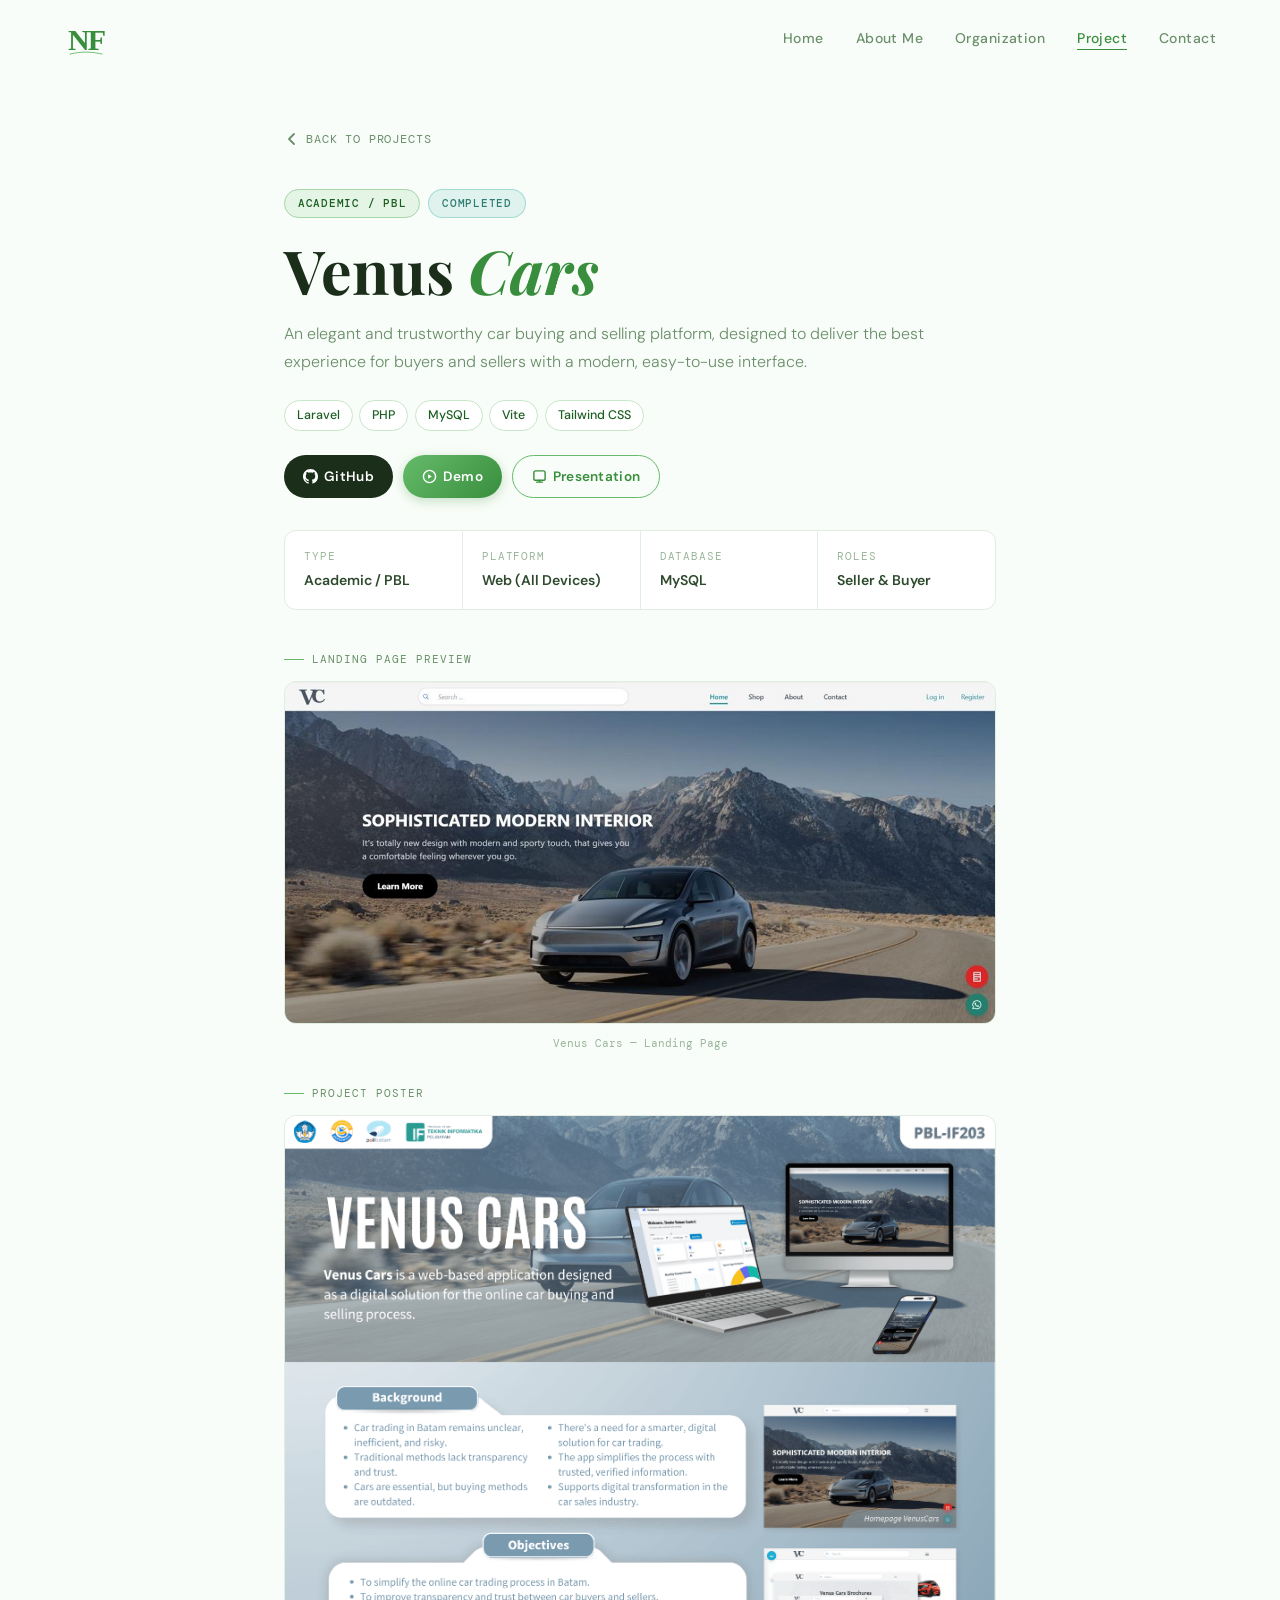
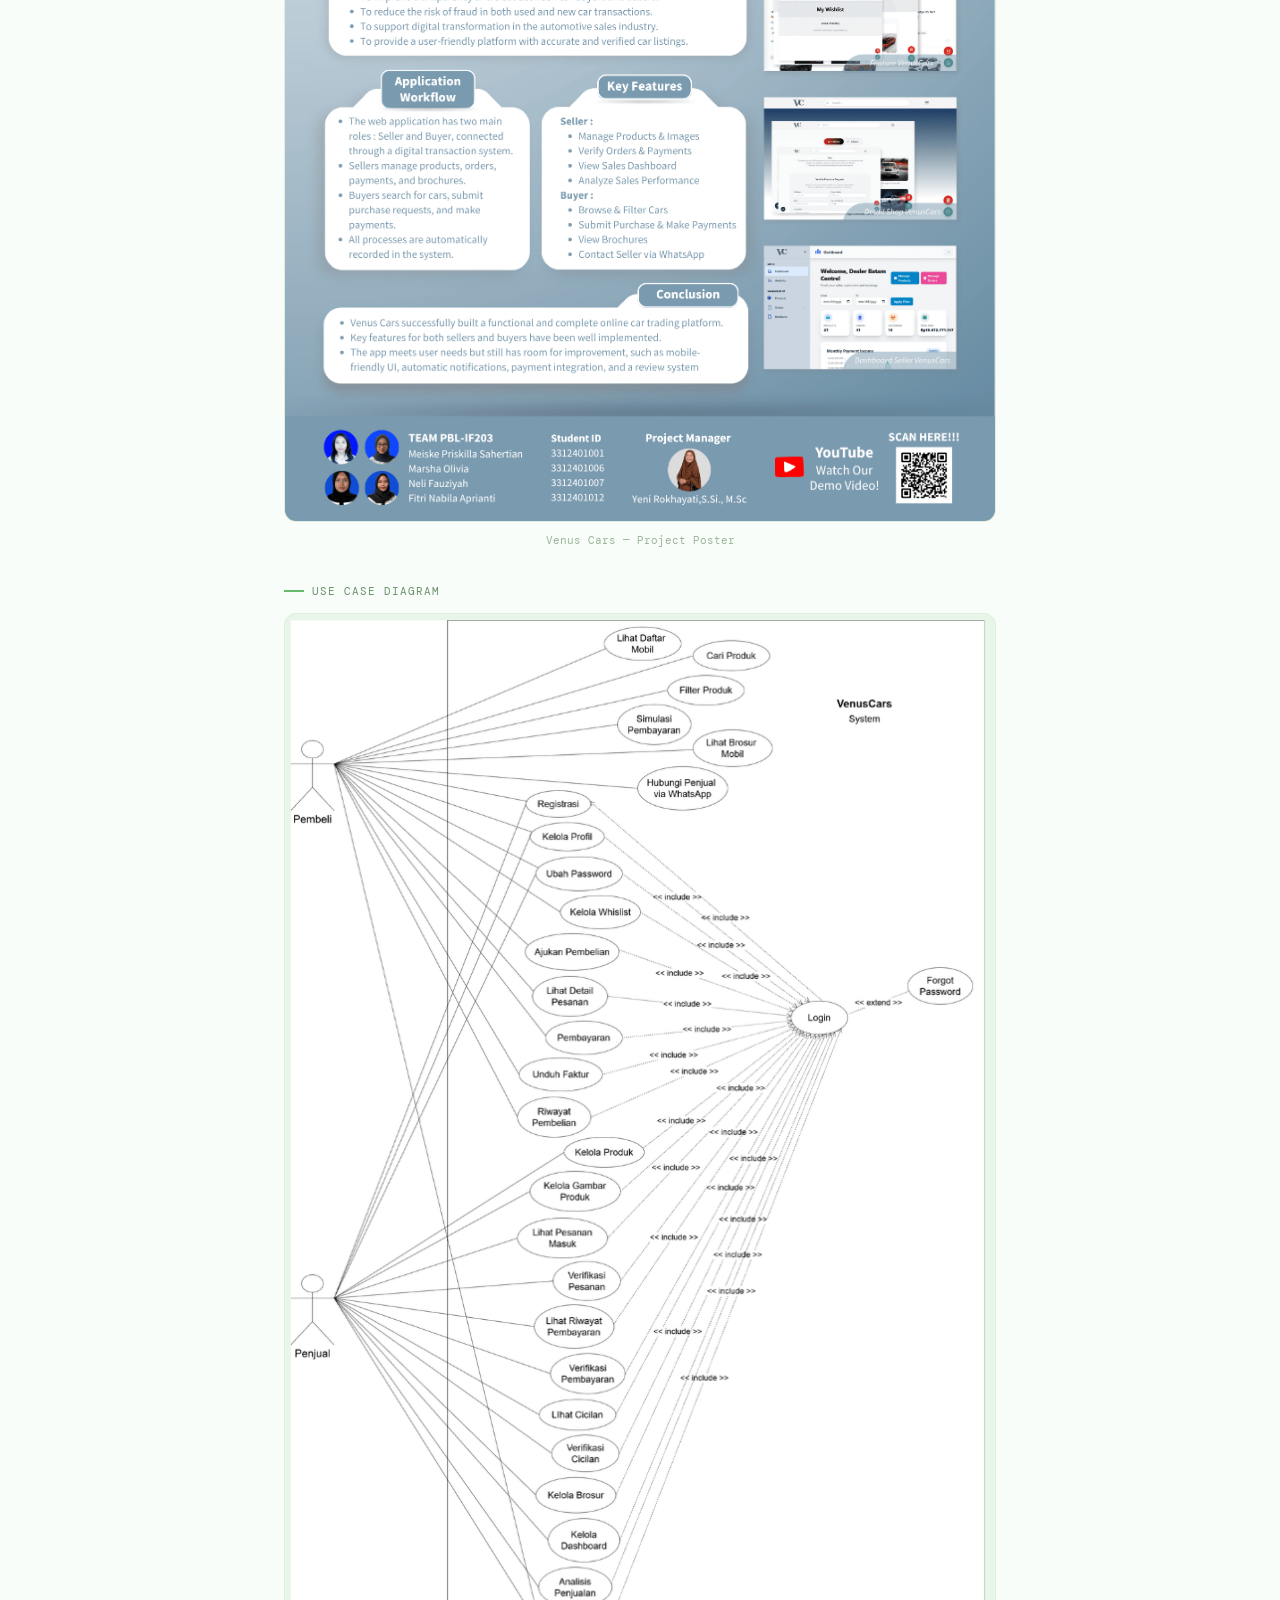
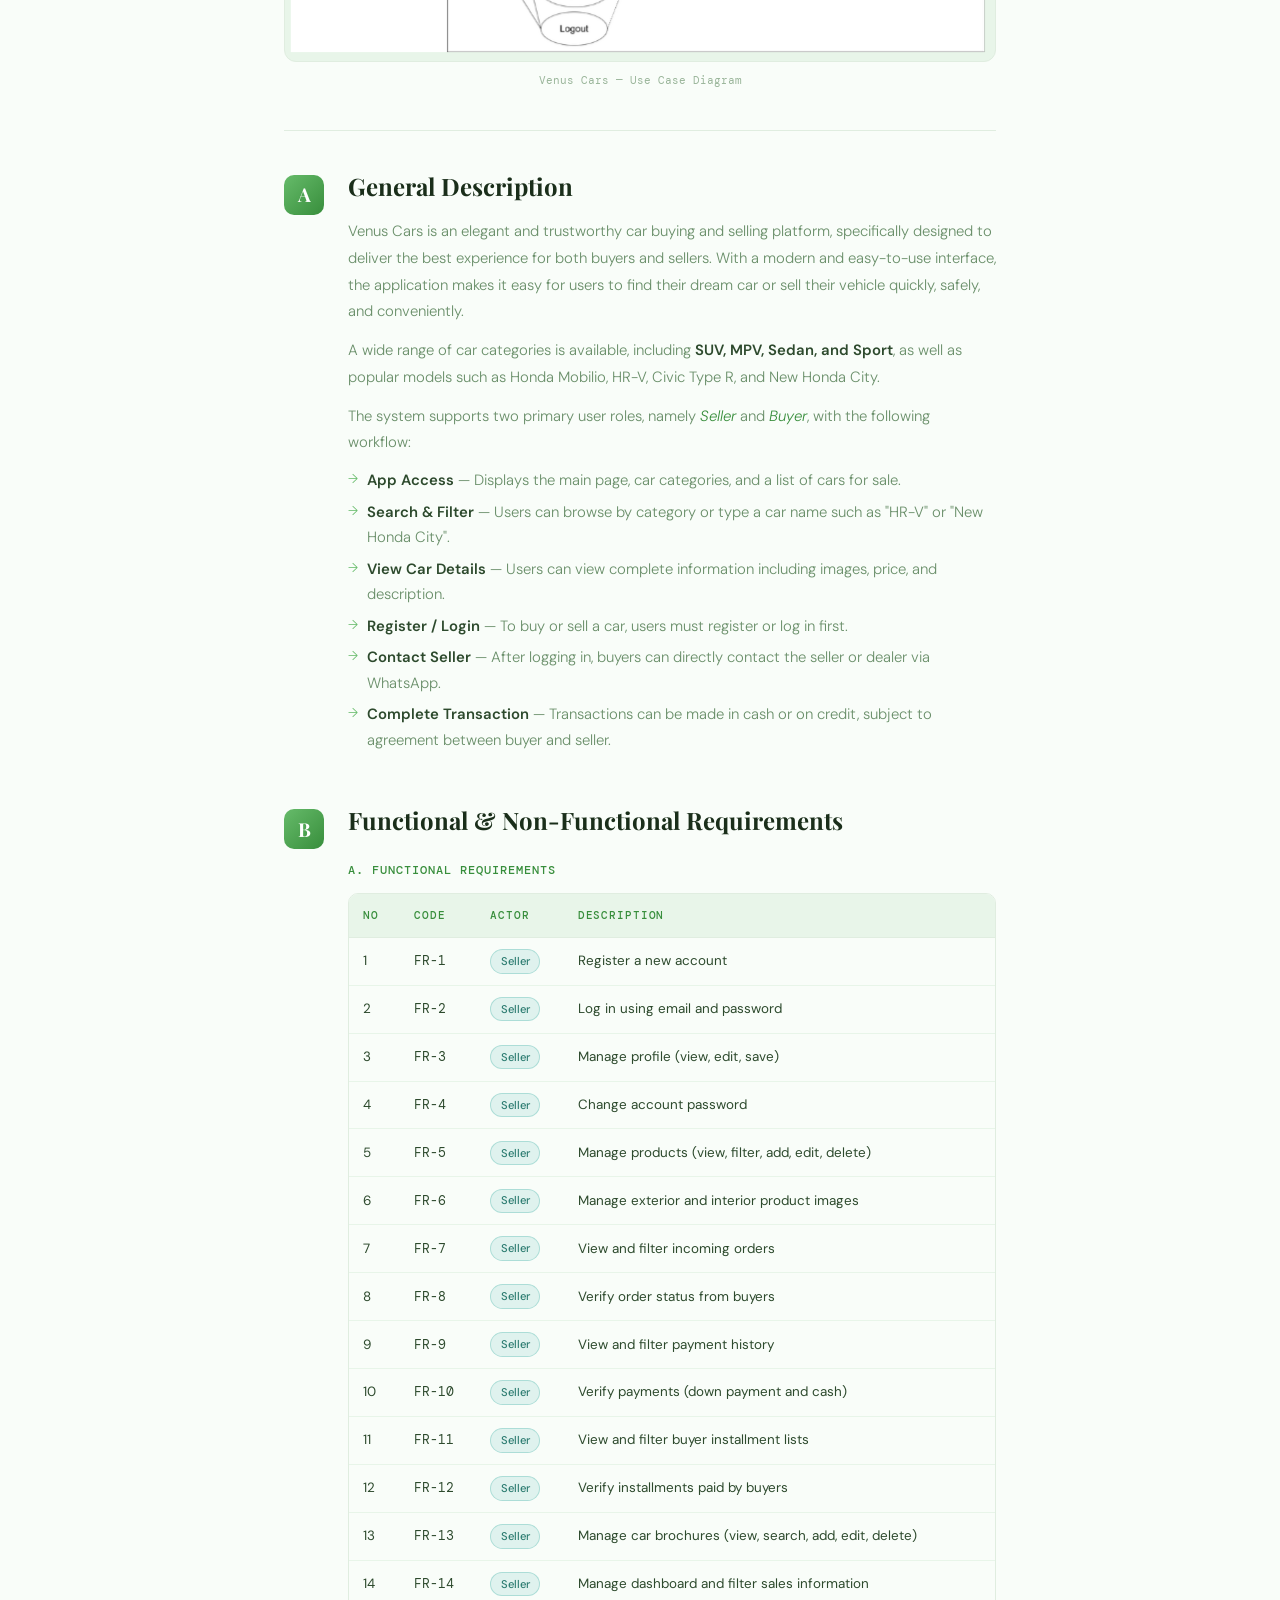
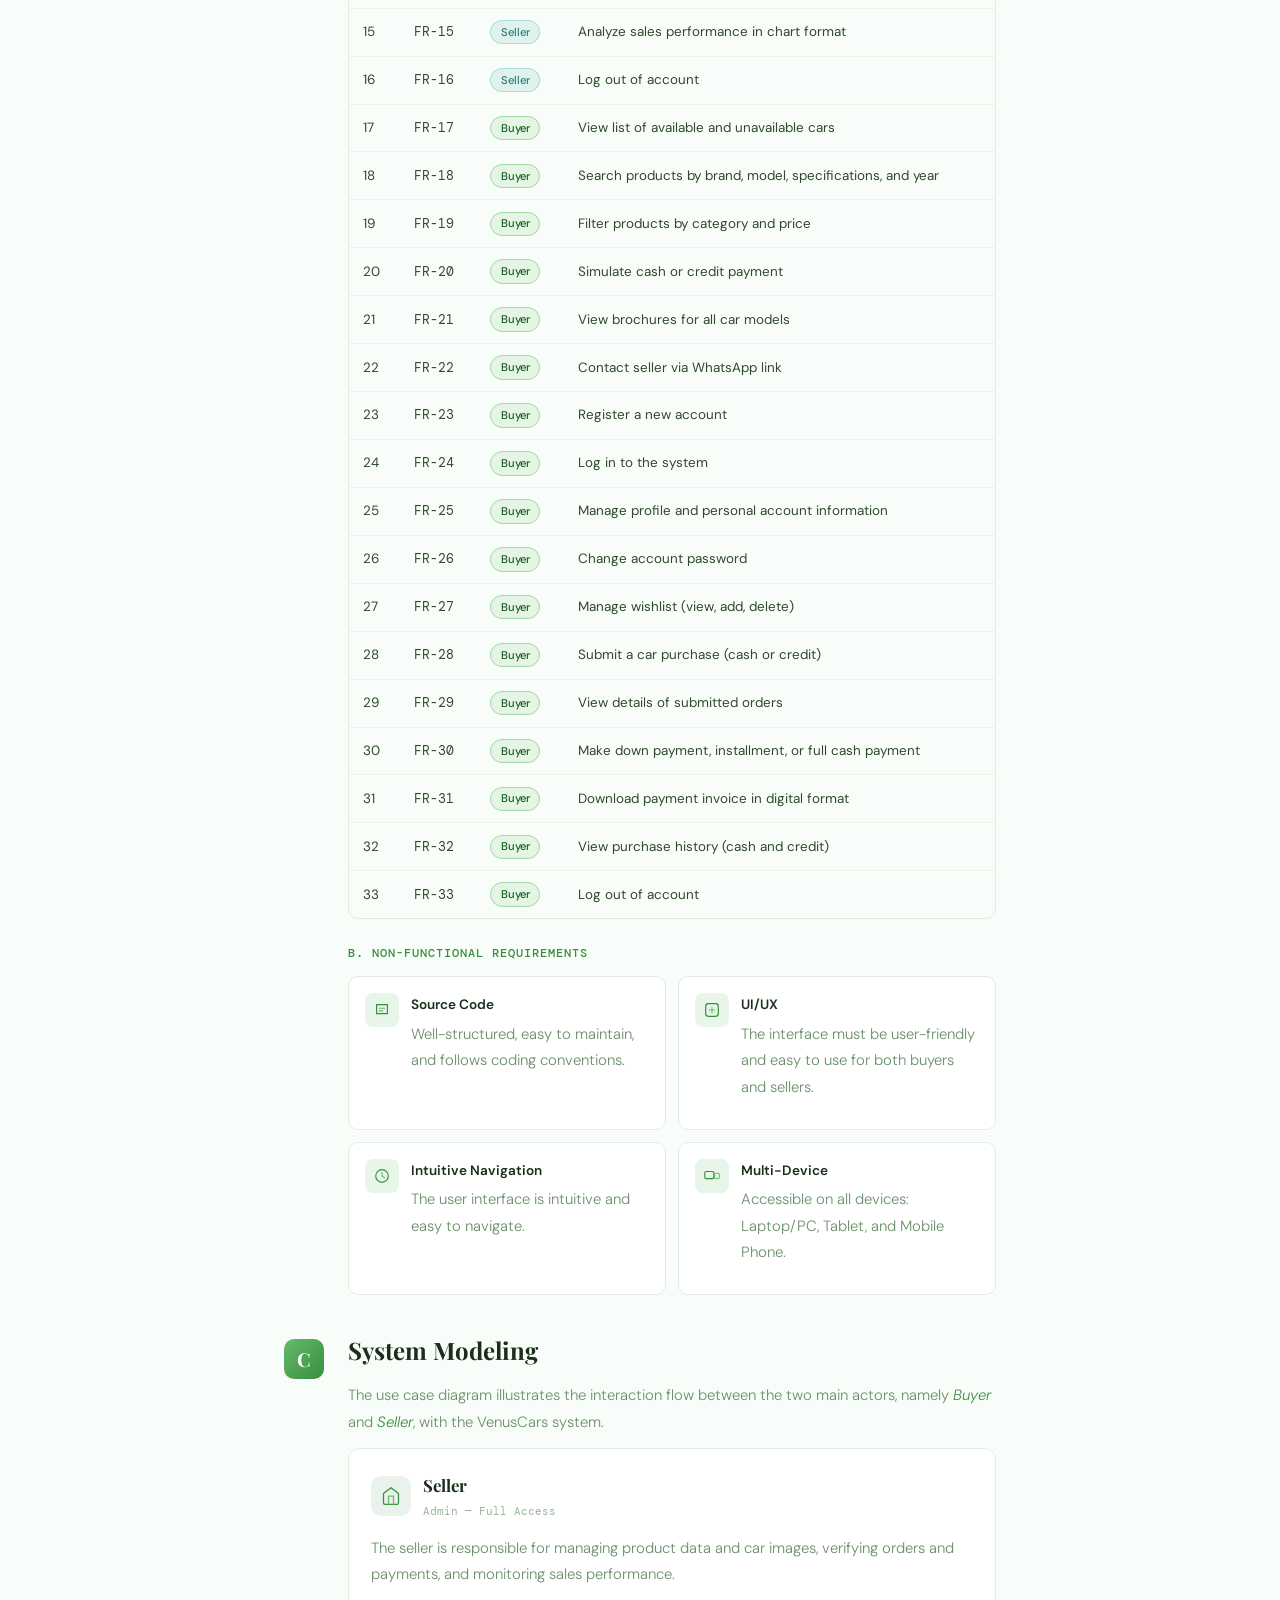
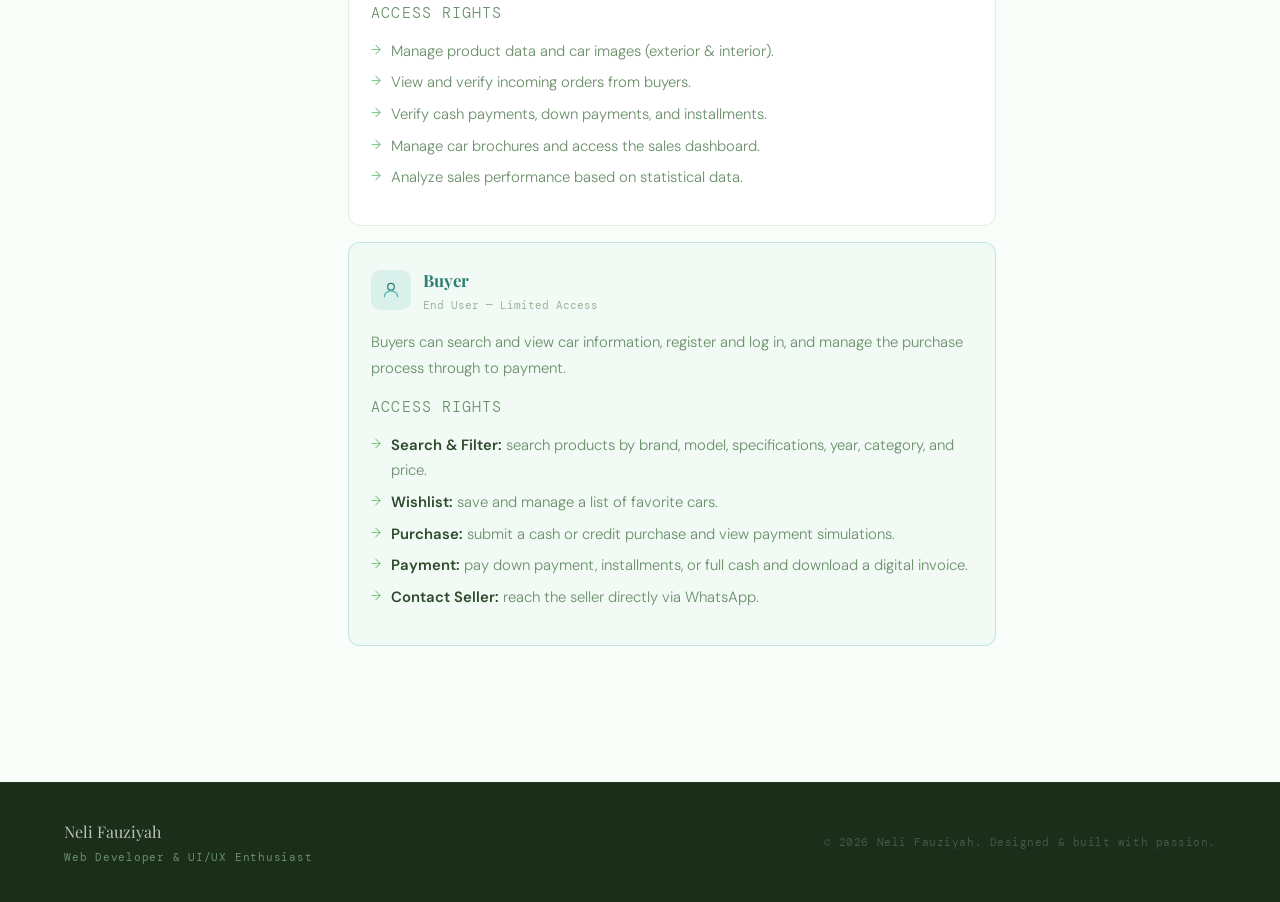
<file: venus_cars.html>
<!DOCTYPE html>
<html lang="en">

<head>
    <meta charset="UTF-8" />
    <meta name="viewport" content="width=device-width, initial-scale=1.0" />
    <title>Venus Cars</title>
    <link rel="icon" type="image/svg+xml"
        href="data:image/svg+xml,<svg xmlns='http://www.w3.org/2000/svg' viewBox='0 0 64 64'><rect width='64' height='64' rx='14' fill='%23f0faf0'/><text x='6' y='50' font-family='Georgia,serif' font-size='44' font-weight='700' fill='%23388e3c' letter-spacing='-3'>NF</text></svg>" />
    <link
        href="https://fonts.googleapis.com/css2?family=Playfair+Display:ital,wght@0,400;0,700;1,400&family=DM+Sans:wght@300;400;500;600&family=DM+Mono:wght@400;500&display=swap"
        rel="stylesheet" />
    <link rel="stylesheet" href="css/btc_store.css" />
</head>

<body>

    <div class="nav-overlay" id="navOverlay"></div>

    <nav id="navbar">
        <a href="index.html" class="nav-logo">
            <svg width="44" height="44" viewBox="0 0 44 44" fill="none">
                <text x="4" y="34" font-family="Georgia, serif" font-size="30" font-weight="700" fill="#388e3c"
                    letter-spacing="-2">NF</text>
                <path d="M6 38 Q22 34 38 38" fill="none" stroke="#66bb6a" stroke-width="0.9" stroke-linecap="round" />
            </svg>
        </a>
        <ul class="nav-links" id="navLinks">
            <li><a href="index.html">Home</a></li>
            <li><a href="about.html">About Me</a></li>
            <li><a href="organization.html">Organization</a></li>
            <li><a href="project.html" class="active">Project</a></li>
            <li><a href="contact.html">Contact</a></li>
        </ul>
        <div class="hamburger" id="hamburger"><span></span><span></span><span></span></div>
    </nav>

    <main class="page-wrapper">
        <div class="article-container">

            <a href="project.html" class="back-link">
                <svg width="16" height="16" viewBox="0 0 16 16" fill="none" stroke="currentColor" stroke-width="1.8">
                    <path d="M10 3L5 8l5 5" stroke-linecap="round" stroke-linejoin="round" />
                </svg>
                Back to Projects
            </a>

            <header class="article-header">
                <div class="header-badges">
                    <span class="badge badge-cat">Academic / PBL</span>
                    <span class="badge badge-status">Completed</span>
                </div>
                <h1 class="article-title">Venus <em>Cars</em></h1>
                <p class="article-lead">An elegant and trustworthy car buying and selling platform, designed to deliver
                    the best experience for buyers and sellers with a modern, easy-to-use interface.</p>
                <div class="header-tags">
                    <span class="tech-chip">Laravel</span>
                    <span class="tech-chip">PHP</span>
                    <span class="tech-chip">MySQL</span>
                    <span class="tech-chip">Vite</span>
                    <span class="tech-chip">Tailwind CSS</span>
                </div>
                <div class="header-actions">
                    <a href="https://github.com/godlovesmei/PBL_Kelp3_IF2A_Pagi.git" target="_blank"
                        class="action-btn btn-dark">
                        <svg width="15" height="15" viewBox="0 0 16 16" fill="currentColor">
                            <path
                                d="M8 0C3.58 0 0 3.58 0 8c0 3.54 2.29 6.53 5.47 7.59.4.07.55-.17.55-.38 0-.19-.01-.82-.01-1.49-2.01.37-2.53-.49-2.69-.94-.09-.23-.48-.94-.82-1.13-.28-.15-.68-.52-.01-.53.63-.01 1.08.58 1.23.82.72 1.21 1.87.87 2.33.66.07-.52.28-.87.51-1.07-1.78-.2-3.64-.89-3.64-3.95 0-.87.31-1.59.82-2.15-.08-.2-.36-1.02.08-2.12 0 0 .67-.21 2.2.82.64-.18 1.32-.27 2-.27.68 0 1.36.09 2 .27 1.53-1.04 2.2-.82 2.2-.82.44 1.1.16 1.92.08 2.12.51.56.82 1.27.82 2.15 0 3.07-1.87 3.75-3.65 3.95.29.25.54.73.54 1.48 0 1.07-.01 1.93-.01 2.2 0 .21.15.46.55.38A8.013 8.013 0 0016 8c0-4.42-3.58-8-8-8z" />
                        </svg>
                        GitHub
                    </a>
                    <a href="https://youtu.be/90eOflVbOpo?si=IFfk2PXlao8Hxa6i" target="_blank"
                        class="action-btn btn-green">
                        <svg width="15" height="15" viewBox="0 0 16 16" fill="none" stroke="currentColor"
                            stroke-width="1.5">
                            <circle cx="8" cy="8" r="6.5" />
                            <path d="M6.5 5.5l4 2.5-4 2.5V5.5z" fill="currentColor" stroke="none" />
                        </svg>
                        Demo
                    </a>
                    <a href="https://youtu.be/YTQ31TIfkBg?si=Alf9yOsh26cwAynS" target="_blank"
                        class="action-btn btn-outline">
                        <svg width="15" height="15" viewBox="0 0 16 16" fill="none" stroke="currentColor"
                            stroke-width="1.5">
                            <rect x="2" y="2" width="12" height="10" rx="2" />
                            <path d="M5 14h6M8 12v2" stroke-linecap="round" />
                        </svg>
                        Presentation
                    </a>
                </div>
            </header>

            <div class="meta-strip">
                <div class="meta-item">
                    <span class="meta-label">Type</span>
                    <span class="meta-value">Academic / PBL</span>
                </div>
                <div class="meta-divider"></div>
                <div class="meta-item">
                    <span class="meta-label">Platform</span>
                    <span class="meta-value">Web (All Devices)</span>
                </div>
                <div class="meta-divider"></div>
                <div class="meta-item">
                    <span class="meta-label">Database</span>
                    <span class="meta-value">MySQL</span>
                </div>
                <div class="meta-divider"></div>
                <div class="meta-item">
                    <span class="meta-label">Roles</span>
                    <span class="meta-value">Seller &amp; Buyer</span>
                </div>
            </div>

            <div class="poster-block reveal">
                <p class="poster-label">Landing Page Preview</p>
                <div class="poster-frame">
                    <img src="assets/gambar_venuscars.png" alt="Venus Cars Landing Page"
                        onerror="this.style.display='none';this.nextElementSibling.style.display='flex'" />
                    <div class="poster-fallback">
                        <svg viewBox="0 0 64 64" fill="none" width="48" height="48">
                            <rect x="6" y="12" width="52" height="36" rx="5" stroke="#66bb6a" stroke-width="1.6" />
                            <circle cx="22" cy="27" r="5" stroke="#a5d6a7" stroke-width="1.4" />
                            <path d="M6 40l14-10 10 8 8-7 18 13" stroke="#66bb6a" stroke-width="1.4"
                                stroke-linecap="round" stroke-linejoin="round" />
                        </svg>
                        <span>assets/gambar_venuscars.png</span>
                        <span class="fallback-note">Landing page screenshot</span>
                    </div>
                </div>
                <p class="poster-caption">Venus Cars — Landing Page</p>
            </div>

            <div class="poster-block reveal">
                <p class="poster-label">Project Poster</p>
                <div class="poster-frame">
                    <img src="assets/poster_venuscars.png" alt="Venus Cars Poster"
                        onerror="this.style.display='none';this.nextElementSibling.style.display='flex'" />
                    <div class="poster-fallback">
                        <svg viewBox="0 0 64 64" fill="none" width="48" height="48">
                            <rect x="6" y="12" width="52" height="36" rx="5" stroke="#66bb6a" stroke-width="1.6" />
                            <circle cx="22" cy="27" r="5" stroke="#a5d6a7" stroke-width="1.4" />
                            <path d="M6 40l14-10 10 8 8-7 18 13" stroke="#66bb6a" stroke-width="1.4"
                                stroke-linecap="round" stroke-linejoin="round" />
                        </svg>
                        <span>assets/poster_venuscars.png</span>
                        <span class="fallback-note">Project poster</span>
                    </div>
                </div>
                <p class="poster-caption">Venus Cars — Project Poster</p>
            </div>

            <div class="poster-block reveal">
                <p class="poster-label">Use Case Diagram</p>
                <div class="poster-frame">
                    <img src="assets/use_case1.png" alt="Venus Cars Use Case Diagram"
                        onerror="this.style.display='none';this.nextElementSibling.style.display='flex'" />
                    <div class="poster-fallback">
                        <svg viewBox="0 0 64 64" fill="none" width="48" height="48">
                            <rect x="6" y="12" width="52" height="36" rx="5" stroke="#66bb6a" stroke-width="1.6" />
                            <circle cx="22" cy="27" r="5" stroke="#a5d6a7" stroke-width="1.4" />
                            <path d="M6 40l14-10 10 8 8-7 18 13" stroke="#66bb6a" stroke-width="1.4"
                                stroke-linecap="round" stroke-linejoin="round" />
                        </svg>
                        <span>assets/use_case1.png</span>
                        <span class="fallback-note">Use case diagram</span>
                    </div>
                </div>
                <p class="poster-caption">Venus Cars — Use Case Diagram</p>
            </div>

            <div class="section-divider"></div>

            <section class="content-section reveal">
                <div class="section-marker">A</div>
                <div class="section-body">
                    <h2>General Description</h2>
                    <p>Venus Cars is an elegant and trustworthy car buying and selling platform, specifically designed
                        to
                        deliver the best experience for both buyers and sellers. With a modern and easy-to-use
                        interface,
                        the application makes it easy for users to find their dream car or sell their vehicle quickly,
                        safely, and conveniently.</p>
                    <p>A wide range of car categories is available, including <strong>SUV, MPV, Sedan, and
                            Sport</strong>,
                        as well as popular models such as Honda Mobilio, HR-V, Civic Type R, and New Honda City.</p>
                    <p>The system supports two primary user roles, namely <em>Seller</em> and <em>Buyer</em>, with the
                        following workflow:</p>
                    <ul class="article-list">
                        <li><strong>App Access</strong> — Displays the main page, car categories, and a list of cars for
                            sale.</li>
                        <li><strong>Search &amp; Filter</strong> — Users can browse by category or type a car name such
                            as "HR-V" or "New Honda City".</li>
                        <li><strong>View Car Details</strong> — Users can view complete information including images,
                            price, and description.</li>
                        <li><strong>Register / Login</strong> — To buy or sell a car, users must register or log in
                            first.</li>
                        <li><strong>Contact Seller</strong> — After logging in, buyers can directly contact the seller
                            or dealer via WhatsApp.</li>
                        <li><strong>Complete Transaction</strong> — Transactions can be made in cash or on credit,
                            subject to agreement between buyer and seller.</li>
                    </ul>
                </div>
            </section>

            <section class="content-section reveal">
                <div class="section-marker">B</div>
                <div class="section-body">
                    <h2>Functional &amp; Non-Functional Requirements</h2>

                    <h3>a. Functional Requirements</h3>
                    <div class="table-wrap">
                        <table class="req-table">
                            <thead>
                                <tr>
                                    <th>No</th>
                                    <th>Code</th>
                                    <th>Actor</th>
                                    <th>Description</th>
                                </tr>
                            </thead>
                            <tbody>
                                <tr>
                                    <td>1</td>
                                    <td class="mono">FR-1</td>
                                    <td><span class="actor-badge actor-seller">Seller</span></td>
                                    <td>Register a new account</td>
                                </tr>
                                <tr>
                                    <td>2</td>
                                    <td class="mono">FR-2</td>
                                    <td><span class="actor-badge actor-seller">Seller</span></td>
                                    <td>Log in using email and password</td>
                                </tr>
                                <tr>
                                    <td>3</td>
                                    <td class="mono">FR-3</td>
                                    <td><span class="actor-badge actor-seller">Seller</span></td>
                                    <td>Manage profile (view, edit, save)</td>
                                </tr>
                                <tr>
                                    <td>4</td>
                                    <td class="mono">FR-4</td>
                                    <td><span class="actor-badge actor-seller">Seller</span></td>
                                    <td>Change account password</td>
                                </tr>
                                <tr>
                                    <td>5</td>
                                    <td class="mono">FR-5</td>
                                    <td><span class="actor-badge actor-seller">Seller</span></td>
                                    <td>Manage products (view, filter, add, edit, delete)</td>
                                </tr>
                                <tr>
                                    <td>6</td>
                                    <td class="mono">FR-6</td>
                                    <td><span class="actor-badge actor-seller">Seller</span></td>
                                    <td>Manage exterior and interior product images</td>
                                </tr>
                                <tr>
                                    <td>7</td>
                                    <td class="mono">FR-7</td>
                                    <td><span class="actor-badge actor-seller">Seller</span></td>
                                    <td>View and filter incoming orders</td>
                                </tr>
                                <tr>
                                    <td>8</td>
                                    <td class="mono">FR-8</td>
                                    <td><span class="actor-badge actor-seller">Seller</span></td>
                                    <td>Verify order status from buyers</td>
                                </tr>
                                <tr>
                                    <td>9</td>
                                    <td class="mono">FR-9</td>
                                    <td><span class="actor-badge actor-seller">Seller</span></td>
                                    <td>View and filter payment history</td>
                                </tr>
                                <tr>
                                    <td>10</td>
                                    <td class="mono">FR-10</td>
                                    <td><span class="actor-badge actor-seller">Seller</span></td>
                                    <td>Verify payments (down payment and cash)</td>
                                </tr>
                                <tr>
                                    <td>11</td>
                                    <td class="mono">FR-11</td>
                                    <td><span class="actor-badge actor-seller">Seller</span></td>
                                    <td>View and filter buyer installment lists</td>
                                </tr>
                                <tr>
                                    <td>12</td>
                                    <td class="mono">FR-12</td>
                                    <td><span class="actor-badge actor-seller">Seller</span></td>
                                    <td>Verify installments paid by buyers</td>
                                </tr>
                                <tr>
                                    <td>13</td>
                                    <td class="mono">FR-13</td>
                                    <td><span class="actor-badge actor-seller">Seller</span></td>
                                    <td>Manage car brochures (view, search, add, edit, delete)</td>
                                </tr>
                                <tr>
                                    <td>14</td>
                                    <td class="mono">FR-14</td>
                                    <td><span class="actor-badge actor-seller">Seller</span></td>
                                    <td>Manage dashboard and filter sales information</td>
                                </tr>
                                <tr>
                                    <td>15</td>
                                    <td class="mono">FR-15</td>
                                    <td><span class="actor-badge actor-seller">Seller</span></td>
                                    <td>Analyze sales performance in chart format</td>
                                </tr>
                                <tr>
                                    <td>16</td>
                                    <td class="mono">FR-16</td>
                                    <td><span class="actor-badge actor-seller">Seller</span></td>
                                    <td>Log out of account</td>
                                </tr>
                                <tr>
                                    <td>17</td>
                                    <td class="mono">FR-17</td>
                                    <td><span class="actor-badge actor-buyer">Buyer</span></td>
                                    <td>View list of available and unavailable cars</td>
                                </tr>
                                <tr>
                                    <td>18</td>
                                    <td class="mono">FR-18</td>
                                    <td><span class="actor-badge actor-buyer">Buyer</span></td>
                                    <td>Search products by brand, model, specifications, and year</td>
                                </tr>
                                <tr>
                                    <td>19</td>
                                    <td class="mono">FR-19</td>
                                    <td><span class="actor-badge actor-buyer">Buyer</span></td>
                                    <td>Filter products by category and price</td>
                                </tr>
                                <tr>
                                    <td>20</td>
                                    <td class="mono">FR-20</td>
                                    <td><span class="actor-badge actor-buyer">Buyer</span></td>
                                    <td>Simulate cash or credit payment</td>
                                </tr>
                                <tr>
                                    <td>21</td>
                                    <td class="mono">FR-21</td>
                                    <td><span class="actor-badge actor-buyer">Buyer</span></td>
                                    <td>View brochures for all car models</td>
                                </tr>
                                <tr>
                                    <td>22</td>
                                    <td class="mono">FR-22</td>
                                    <td><span class="actor-badge actor-buyer">Buyer</span></td>
                                    <td>Contact seller via WhatsApp link</td>
                                </tr>
                                <tr>
                                    <td>23</td>
                                    <td class="mono">FR-23</td>
                                    <td><span class="actor-badge actor-buyer">Buyer</span></td>
                                    <td>Register a new account</td>
                                </tr>
                                <tr>
                                    <td>24</td>
                                    <td class="mono">FR-24</td>
                                    <td><span class="actor-badge actor-buyer">Buyer</span></td>
                                    <td>Log in to the system</td>
                                </tr>
                                <tr>
                                    <td>25</td>
                                    <td class="mono">FR-25</td>
                                    <td><span class="actor-badge actor-buyer">Buyer</span></td>
                                    <td>Manage profile and personal account information</td>
                                </tr>
                                <tr>
                                    <td>26</td>
                                    <td class="mono">FR-26</td>
                                    <td><span class="actor-badge actor-buyer">Buyer</span></td>
                                    <td>Change account password</td>
                                </tr>
                                <tr>
                                    <td>27</td>
                                    <td class="mono">FR-27</td>
                                    <td><span class="actor-badge actor-buyer">Buyer</span></td>
                                    <td>Manage wishlist (view, add, delete)</td>
                                </tr>
                                <tr>
                                    <td>28</td>
                                    <td class="mono">FR-28</td>
                                    <td><span class="actor-badge actor-buyer">Buyer</span></td>
                                    <td>Submit a car purchase (cash or credit)</td>
                                </tr>
                                <tr>
                                    <td>29</td>
                                    <td class="mono">FR-29</td>
                                    <td><span class="actor-badge actor-buyer">Buyer</span></td>
                                    <td>View details of submitted orders</td>
                                </tr>
                                <tr>
                                    <td>30</td>
                                    <td class="mono">FR-30</td>
                                    <td><span class="actor-badge actor-buyer">Buyer</span></td>
                                    <td>Make down payment, installment, or full cash payment</td>
                                </tr>
                                <tr>
                                    <td>31</td>
                                    <td class="mono">FR-31</td>
                                    <td><span class="actor-badge actor-buyer">Buyer</span></td>
                                    <td>Download payment invoice in digital format</td>
                                </tr>
                                <tr>
                                    <td>32</td>
                                    <td class="mono">FR-32</td>
                                    <td><span class="actor-badge actor-buyer">Buyer</span></td>
                                    <td>View purchase history (cash and credit)</td>
                                </tr>
                                <tr>
                                    <td>33</td>
                                    <td class="mono">FR-33</td>
                                    <td><span class="actor-badge actor-buyer">Buyer</span></td>
                                    <td>Log out of account</td>
                                </tr>
                            </tbody>
                        </table>
                    </div>

                    <h3>b. Non-Functional Requirements</h3>
                    <div class="nfr-grid">
                        <div class="nfr-item">
                            <div class="nfr-icon">
                                <svg viewBox="0 0 20 20" fill="none" width="18" height="18">
                                    <path d="M4 4h12v10H4z" stroke="#388e3c" stroke-width="1.3" />
                                    <path d="M7 8h6M7 11h4" stroke="#66bb6a" stroke-width="1.2"
                                        stroke-linecap="round" />
                                </svg>
                            </div>
                            <div>
                                <div class="nfr-title">Source Code</div>
                                <p class="nfr-desc">Well-structured, easy to maintain, and follows coding conventions.
                                </p>
                            </div>
                        </div>
                        <div class="nfr-item">
                            <div class="nfr-icon">
                                <svg viewBox="0 0 20 20" fill="none" width="18" height="18">
                                    <rect x="3" y="3" width="14" height="14" rx="3" stroke="#388e3c"
                                        stroke-width="1.3" />
                                    <path d="M7 10h6M10 7v6" stroke="#66bb6a" stroke-width="1.2"
                                        stroke-linecap="round" />
                                </svg>
                            </div>
                            <div>
                                <div class="nfr-title">UI/UX</div>
                                <p class="nfr-desc">The interface must be user-friendly and easy to use for both buyers
                                    and sellers.</p>
                            </div>
                        </div>
                        <div class="nfr-item">
                            <div class="nfr-icon">
                                <svg viewBox="0 0 20 20" fill="none" width="18" height="18">
                                    <path d="M3 10a7 7 0 1014 0A7 7 0 003 10z" stroke="#388e3c" stroke-width="1.3" />
                                    <path d="M10 6v4l3 2" stroke="#66bb6a" stroke-width="1.2" stroke-linecap="round" />
                                </svg>
                            </div>
                            <div>
                                <div class="nfr-title">Intuitive Navigation</div>
                                <p class="nfr-desc">The user interface is intuitive and easy to navigate.</p>
                            </div>
                        </div>
                        <div class="nfr-item">
                            <div class="nfr-icon">
                                <svg viewBox="0 0 20 20" fill="none" width="18" height="18">
                                    <rect x="2" y="5" width="10" height="8" rx="1.5" stroke="#388e3c"
                                        stroke-width="1.3" />
                                    <rect x="13" y="7" width="5" height="6" rx="1" stroke="#66bb6a"
                                        stroke-width="1.2" />
                                </svg>
                            </div>
                            <div>
                                <div class="nfr-title">Multi-Device</div>
                                <p class="nfr-desc">Accessible on all devices: Laptop/PC, Tablet, and Mobile Phone.</p>
                            </div>
                        </div>
                    </div>
                </div>
            </section>

            <section class="content-section reveal">
                <div class="section-marker">C</div>
                <div class="section-body">
                    <h2>System Modeling</h2>
                    <p>The use case diagram illustrates the interaction flow between the two main actors, namely
                        <em>Buyer</em> and <em>Seller</em>, with the VenusCars system.
                    </p>

                    <div class="role-block">
                        <div class="role-header">
                            <div class="role-icon role-icon-seller">
                                <svg viewBox="0 0 24 24" fill="none" width="20" height="20">
                                    <path d="M3 9l9-7 9 7v11a2 2 0 01-2 2H5a2 2 0 01-2-2V9z" stroke="#388e3c"
                                        stroke-width="1.5" stroke-linejoin="round" />
                                    <path d="M9 22V12h6v10" stroke="#66bb6a" stroke-width="1.5"
                                        stroke-linecap="round" />
                                </svg>
                            </div>
                            <div>
                                <div class="role-name">Seller</div>
                                <div class="role-sub">Admin — Full Access</div>
                            </div>
                        </div>
                        <p>The seller is responsible for managing product data and car images, verifying orders and
                            payments, and monitoring sales performance.</p>
                        <p class="access-label">Access Rights</p>
                        <ul class="article-list">
                            <li>Manage product data and car images (exterior &amp; interior).</li>
                            <li>View and verify incoming orders from buyers.</li>
                            <li>Verify cash payments, down payments, and installments.</li>
                            <li>Manage car brochures and access the sales dashboard.</li>
                            <li>Analyze sales performance based on statistical data.</li>
                        </ul>
                    </div>

                    <div class="role-block role-block-buyer">
                        <div class="role-header">
                            <div class="role-icon role-icon-buyer">
                                <svg viewBox="0 0 24 24" fill="none" width="20" height="20">
                                    <circle cx="12" cy="8" r="4" stroke="#2e7d72" stroke-width="1.5" />
                                    <path d="M4 20c0-4 3.6-7 8-7s8 3 8 7" stroke="#4db6ac" stroke-width="1.5"
                                        stroke-linecap="round" />
                                </svg>
                            </div>
                            <div>
                                <div class="role-name role-name-buyer">Buyer</div>
                                <div class="role-sub">End User — Limited Access</div>
                            </div>
                        </div>
                        <p>Buyers can search and view car information, register and log in, and manage the purchase
                            process through to payment.</p>
                        <p class="access-label">Access Rights</p>
                        <ul class="article-list">
                            <li><strong>Search &amp; Filter:</strong> search products by brand, model, specifications,
                                year, category, and price.</li>
                            <li><strong>Wishlist:</strong> save and manage a list of favorite cars.</li>
                            <li><strong>Purchase:</strong> submit a cash or credit purchase and view payment
                                simulations.</li>
                            <li><strong>Payment:</strong> pay down payment, installments, or full cash and download a
                                digital invoice.</li>
                            <li><strong>Contact Seller:</strong> reach the seller directly via WhatsApp.</li>
                        </ul>
                    </div>
                </div>
            </section>

        </div>
    </main>

    <footer>
        <div class="footer-name">
            Neli Fauziyah
            <span>Web Developer &amp; UI/UX Enthusiast</span>
        </div>
        <div class="footer-copy">&copy; 2026 Neli Fauziyah. Designed &amp; built with passion.</div>
    </footer>

    <script src="js/btc_store.js"></script>
</body>

</html>
</file>
<file: css/style.css>
:root {
  --g1: #e8f5e9;
  --g2: #c8e6c9;
  --g3: #a5d6a7;
  --g4: #66bb6a;
  --g5: #388e3c;
  --g6: #1b5e20;
  --mint: #b2dfdb;
  --sage: #d4e8d0;
  --cream: #f9fdf9;
  --white: #ffffff;
  --dark: #1a2e1a;
  --text: #2d4a2d;
  --muted: #6a8f6a;
  --shadow: 0 8px 32px rgba(56, 142, 60, 0.12);
  --shadow-hover: 0 20px 60px rgba(56, 142, 60, 0.22);
}

*,
*::before,
*::after {
  box-sizing: border-box;
  margin: 0;
  padding: 0;
}

html {
  scroll-behavior: smooth;
}

body {
  font-family: "DM Sans", sans-serif;
  background: var(--cream);
  color: var(--text);
  overflow-x: hidden;
}

::-webkit-scrollbar {
  width: 6px;
}
::-webkit-scrollbar-track {
  background: var(--g1);
}
::-webkit-scrollbar-thumb {
  background: var(--g4);
  border-radius: 3px;
}

.cursor {
  width: 14px;
  height: 14px;
  background: var(--g5);
  border-radius: 50%;
  position: fixed;
  top: 0;
  left: 0;
  pointer-events: none;
  z-index: 9999;
  transition: transform 0.15s ease;
  mix-blend-mode: multiply;
}

.cursor-ring {
  width: 38px;
  height: 38px;
  border: 1.5px solid var(--g4);
  border-radius: 50%;
  position: fixed;
  top: 0;
  left: 0;
  pointer-events: none;
  z-index: 9998;
  transition:
    transform 0.35s ease,
    opacity 0.2s;
  opacity: 0.6;
}

nav {
  position: fixed;
  top: 0;
  left: 0;
  right: 0;
  z-index: 100;
  display: flex;
  align-items: center;
  justify-content: space-between;
  padding: 18px 6vw;
  transition:
    background 0.4s,
    box-shadow 0.4s;
}

nav.scrolled {
  background: rgba(249, 253, 249, 0.93);
  backdrop-filter: blur(14px);
  box-shadow: 0 2px 20px rgba(56, 142, 60, 0.08);
}

.nav-logo {
  display: flex;
  align-items: center;
  text-decoration: none;
  transition: opacity 0.2s;
  z-index: 101;
}

.nav-logo:hover {
  opacity: 0.75;
}

.nav-links {
  display: flex;
  gap: 2rem;
  list-style: none;
}

.nav-links a {
  font-size: 0.875rem;
  font-weight: 500;
  color: var(--muted);
  text-decoration: none;
  letter-spacing: 0.04em;
  position: relative;
  transition: color 0.3s;
}

.nav-links a::after {
  content: "";
  position: absolute;
  bottom: -3px;
  left: 0;
  width: 0;
  height: 1.5px;
  background: var(--g4);
  transition: width 0.3s ease;
}

.nav-links a:hover {
  color: var(--g5);
}
.nav-links a:hover::after {
  width: 100%;
}

.hamburger {
  display: none;
  flex-direction: column;
  gap: 5px;
  cursor: pointer;
  z-index: 101;
  padding: 4px;
}

.hamburger span {
  display: block;
  width: 24px;
  height: 2px;
  background: var(--g5);
  border-radius: 2px;
  transition: all 0.3s ease;
}

.hamburger.open span:nth-child(1) {
  transform: translateY(7px) rotate(45deg);
}
.hamburger.open span:nth-child(2) {
  opacity: 0;
}
.hamburger.open span:nth-child(3) {
  transform: translateY(-7px) rotate(-45deg);
}

#home {
  min-height: 100vh;
  display: grid;
  place-items: center;
  position: relative;
  overflow: hidden;
  padding: 120px 6vw 80px;
}

.hero-bg {
  position: absolute;
  inset: 0;
  background:
    radial-gradient(
      ellipse 80% 60% at 70% 30%,
      rgba(165, 214, 167, 0.35) 0%,
      transparent 65%
    ),
    radial-gradient(
      ellipse 60% 80% at 10% 80%,
      rgba(178, 223, 219, 0.3) 0%,
      transparent 60%
    ),
    linear-gradient(160deg, #f0faf0 0%, #e8f5e9 40%, #f4fbf4 100%);
}

.hero-lines {
  position: absolute;
  inset: 0;
  pointer-events: none;
  overflow: hidden;
}

.hero-lines svg {
  width: 100%;
  height: 100%;
}

.hero-content {
  position: relative;
  z-index: 2;
  max-width: 760px;
  text-align: center;
}

.hero-eyebrow {
  display: inline-flex;
  align-items: center;
  gap: 10px;
  font-family: "DM Mono", monospace;
  font-size: 0.78rem;
  color: var(--g5);
  letter-spacing: 0.12em;
  text-transform: uppercase;
  margin-bottom: 1.6rem;
  opacity: 0;
  animation: fadeUp 0.7s 0.2s forwards;
}

.hero-eyebrow span {
  display: inline-block;
  width: 36px;
  height: 1px;
  background: var(--g4);
}

.hero-title {
  font-family: "Playfair Display", serif;
  font-size: clamp(2rem, 6vw, 4.4rem);
  line-height: 1.12;
  font-weight: 700;
  color: var(--dark);
  margin-bottom: 1.4rem;
  opacity: 0;
  animation: fadeUp 0.8s 0.4s forwards;
}

.hero-title em {
  font-style: italic;
  color: var(--g5);
}

.hero-sub {
  font-size: clamp(0.9rem, 2vw, 1.05rem);
  color: var(--muted);
  line-height: 1.75;
  max-width: 520px;
  margin: 0 auto 2.4rem;
  font-weight: 300;
  opacity: 0;
  animation: fadeUp 0.8s 0.6s forwards;
}

.hero-cta {
  display: flex;
  gap: 1rem;
  justify-content: center;
  flex-wrap: wrap;
  opacity: 0;
  animation: fadeUp 0.8s 0.8s forwards;
}

.btn {
  padding: 0.75rem 2rem;
  border-radius: 50px;
  font-size: 0.9rem;
  font-weight: 600;
  text-decoration: none;
  cursor: pointer;
  transition: all 0.3s ease;
  letter-spacing: 0.02em;
}

.btn-primary {
  background: linear-gradient(135deg, var(--g4), var(--g5));
  color: white;
  border: none;
  box-shadow: 0 4px 20px rgba(56, 142, 60, 0.35);
}

.btn-primary:hover {
  transform: translateY(-2px);
  box-shadow: 0 8px 30px rgba(56, 142, 60, 0.45);
}

.btn-outline {
  background: transparent;
  color: var(--g5);
  border: 1.5px solid var(--g4);
}

.btn-outline:hover {
  background: var(--g1);
  transform: translateY(-2px);
}

.hero-badge {
  position: absolute;
  right: 8vw;
  top: 38%;
  width: 120px;
  height: 120px;
  opacity: 0;
  animation:
    fadeUp 0.8s 1s forwards,
    spin 18s linear infinite;
}

.hero-badge svg text {
  font-family: "DM Mono", monospace;
  font-size: 11px;
  fill: var(--g5);
  letter-spacing: 3px;
}

.hero-badge svg circle {
  fill: none;
}

@keyframes spin {
  to {
    transform: rotate(360deg);
  }
}

@keyframes fadeUp {
  from {
    opacity: 0;
    transform: translateY(22px);
  }
  to {
    opacity: 1;
    transform: translateY(0);
  }
}

.scroll-hint {
  position: absolute;
  bottom: 36px;
  left: 50%;
  transform: translateX(-50%);
  display: flex;
  flex-direction: column;
  align-items: center;
  gap: 8px;
  font-family: "DM Mono", monospace;
  font-size: 0.7rem;
  color: var(--muted);
  letter-spacing: 0.1em;
  opacity: 0;
  animation: fadeUp 0.8s 1.2s forwards;
}

.scroll-dot {
  width: 5px;
  height: 5px;
  background: var(--g4);
  border-radius: 50%;
  animation: bounce 1.6s ease-in-out infinite;
}

@keyframes bounce {
  0%,
  100% {
    transform: translateY(0);
  }
  50% {
    transform: translateY(8px);
  }
}

section {
  padding: 100px 6vw;
}

.section-label {
  display: inline-flex;
  align-items: center;
  gap: 10px;
  font-family: "DM Mono", monospace;
  font-size: 0.75rem;
  color: var(--g5);
  letter-spacing: 0.12em;
  text-transform: uppercase;
  margin-bottom: 0.8rem;
}

.section-label::before {
  content: "";
  display: inline-block;
  width: 28px;
  height: 1.5px;
  background: var(--g4);
}

.section-title {
  font-family: "Playfair Display", serif;
  font-size: clamp(1.6rem, 4vw, 2.8rem);
  font-weight: 700;
  color: var(--dark);
  line-height: 1.2;
  margin-bottom: 1.2rem;
}

.reveal {
  opacity: 0;
  transform: translateY(30px);
  transition:
    opacity 0.7s ease,
    transform 0.7s ease;
}

.reveal.visible {
  opacity: 1;
  transform: none;
}

#about {
  position: relative;
  overflow: hidden;
}

.about-bg {
  position: absolute;
  inset: 0;
  background: linear-gradient(
    180deg,
    var(--cream) 0%,
    #eef7ee 40%,
    var(--cream) 100%
  );
}

.about-deco {
  position: absolute;
  right: -60px;
  top: 50%;
  transform: translateY(-50%);
  opacity: 0.08;
  pointer-events: none;
}

.about-grid {
  position: relative;
  z-index: 1;
  display: grid;
  grid-template-columns: 1fr 1.4fr;
  gap: 5vw;
  align-items: center;
  max-width: 1100px;
  margin: 0 auto;
}

.about-visual {
  position: relative;
}

.about-avatar-wrap {
  position: relative;
  width: 300px;
  height: 340px;
}

.about-avatar-bg {
  position: absolute;
  inset: 16px 0 0 16px;
  border-radius: 12px 48px 12px 48px;
  background: linear-gradient(135deg, var(--g3), var(--mint));
  opacity: 0.4;
}

.about-initials {
  position: absolute;
  inset: 0 16px 16px 0;
  border-radius: 48px 12px 48px 12px;
  background: linear-gradient(135deg, var(--g1), white);
  border: 1.5px solid var(--g3);
  display: flex;
  align-items: center;
  justify-content: center;
  overflow: hidden;
}

.about-initials svg {
  display: block;
}

.about-dots {
  position: absolute;
  bottom: -24px;
  right: -24px;
  width: 80px;
  height: 80px;
  background-image: radial-gradient(circle, var(--g4) 1.5px, transparent 1.5px);
  background-size: 14px 14px;
  opacity: 0.4;
}

.about-text p {
  font-size: clamp(0.9rem, 2vw, 1.05rem);
  color: var(--muted);
  line-height: 1.8;
  margin-bottom: 1.2rem;
  font-weight: 300;
}

.about-stats {
  display: flex;
  gap: 2rem;
  margin-top: 2rem;
  flex-wrap: wrap;
}

.stat-item {
  text-align: center;
}

.stat-num {
  font-family: "Playfair Display", serif;
  font-size: clamp(1.6rem, 3vw, 2.2rem);
  font-weight: 700;
  color: var(--g5);
  line-height: 1;
  display: block;
}

.stat-label {
  font-size: 0.78rem;
  color: var(--muted);
  letter-spacing: 0.06em;
  text-transform: uppercase;
  margin-top: 4px;
  font-family: "DM Mono", monospace;
}

#stack {
  position: relative;
  background: var(--dark);
  overflow: hidden;
}

.stack-bg {
  position: absolute;
  inset: 0;
  background:
    radial-gradient(
      ellipse 60% 50% at 20% 50%,
      rgba(102, 187, 106, 0.12) 0%,
      transparent 60%
    ),
    radial-gradient(
      ellipse 50% 60% at 80% 30%,
      rgba(178, 223, 219, 0.08) 0%,
      transparent 60%
    );
}

.stack-grid-lines {
  position: absolute;
  inset: 0;
  background-image:
    linear-gradient(rgba(255, 255, 255, 0.03) 1px, transparent 1px),
    linear-gradient(90deg, rgba(255, 255, 255, 0.03) 1px, transparent 1px);
  background-size: 48px 48px;
}

#stack .section-label {
  color: var(--g3);
}
#stack .section-label::before {
  background: var(--g3);
}
#stack .section-title {
  color: white;
}

.stack-content {
  position: relative;
  z-index: 1;
  max-width: 1100px;
  margin: 0 auto;
}

.stack-grid {
  display: grid;
  grid-template-columns: repeat(auto-fit, minmax(200px, 1fr));
  gap: 1.5rem;
  margin-top: 3rem;
}

.stack-card {
  background: rgba(255, 255, 255, 0.04);
  border: 1px solid rgba(255, 255, 255, 0.08);
  border-radius: 16px;
  padding: 1.8rem;
  cursor: pointer;
  transition: all 0.4s ease;
  position: relative;
  overflow: hidden;
}

.stack-card::before {
  content: "";
  position: absolute;
  top: 0;
  left: 0;
  right: 0;
  height: 2px;
  background: linear-gradient(90deg, var(--g4), var(--mint));
  transform: scaleX(0);
  transform-origin: left;
  transition: transform 0.4s ease;
}

.stack-card:hover {
  background: rgba(255, 255, 255, 0.08);
  border-color: rgba(102, 187, 106, 0.3);
  transform: translateY(-6px);
  box-shadow: 0 20px 50px rgba(0, 0, 0, 0.4);
}

.stack-card:hover::before {
  transform: scaleX(1);
}

.stack-card-icon {
  width: 48px;
  height: 48px;
  margin-bottom: 1rem;
  display: flex;
  align-items: center;
  justify-content: center;
}

.stack-card-icon svg {
  width: 100%;
  height: 100%;
}

.stack-card-title {
  font-family: "DM Mono", monospace;
  font-size: 0.75rem;
  letter-spacing: 0.12em;
  text-transform: uppercase;
  color: var(--g3);
  margin-bottom: 1rem;
}

.tech-tags {
  display: flex;
  flex-wrap: wrap;
  gap: 0.5rem;
}

.tech-tag {
  padding: 0.3rem 0.8rem;
  border-radius: 20px;
  font-size: 0.8rem;
  font-weight: 500;
  background: rgba(102, 187, 106, 0.12);
  color: var(--g3);
  border: 1px solid rgba(102, 187, 106, 0.2);
  transition: all 0.2s;
}

.tech-tag:hover {
  background: rgba(102, 187, 106, 0.25);
  transform: scale(1.05);
}

#education {
  position: relative;
  overflow: hidden;
}

.edu-bg {
  position: absolute;
  inset: 0;
  background: linear-gradient(135deg, #f4fbf4 0%, #eaf6ea 50%, #f0faf0 100%);
}

.edu-stripes {
  position: absolute;
  top: 0;
  right: 0;
  width: 40%;
  height: 100%;
  background: repeating-linear-gradient(
    -45deg,
    transparent,
    transparent 20px,
    rgba(102, 187, 106, 0.04) 20px,
    rgba(102, 187, 106, 0.04) 21px
  );
  pointer-events: none;
}

.edu-content {
  position: relative;
  z-index: 1;
  max-width: 860px;
  margin: 0 auto;
}

.edu-card {
  background: white;
  border-radius: 20px;
  padding: 2.5rem;
  box-shadow: var(--shadow);
  border: 1px solid var(--g2);
  position: relative;
  overflow: hidden;
  margin-top: 2.5rem;
  transition:
    box-shadow 0.3s,
    transform 0.3s;
}

.edu-card:hover {
  box-shadow: var(--shadow-hover);
  transform: translateY(-4px);
}

.edu-card::before {
  content: "";
  position: absolute;
  left: 0;
  top: 0;
  bottom: 0;
  width: 4px;
  background: linear-gradient(180deg, var(--g4), var(--mint));
}

.edu-header {
  display: flex;
  align-items: flex-start;
  justify-content: space-between;
  flex-wrap: wrap;
  gap: 1rem;
  margin-bottom: 1.5rem;
}

.edu-school {
  font-family: "Playfair Display", serif;
  font-size: clamp(1.1rem, 3vw, 1.35rem);
  font-weight: 700;
  color: var(--dark);
}

.edu-degree {
  font-size: 0.95rem;
  color: var(--muted);
  margin-top: 3px;
}

.edu-meta {
  text-align: right;
}

.edu-gpa {
  font-family: "Playfair Display", serif;
  font-size: clamp(1.6rem, 4vw, 2rem);
  font-weight: 700;
  color: var(--g5);
  line-height: 1;
}

.edu-gpa-label {
  font-family: "DM Mono", monospace;
  font-size: 0.7rem;
  color: var(--muted);
  letter-spacing: 0.08em;
}

.edu-date-badge {
  display: inline-flex;
  padding: 0.35rem 1rem;
  background: var(--g1);
  border-radius: 20px;
  font-family: "DM Mono", monospace;
  font-size: 0.78rem;
  color: var(--g5);
  margin-bottom: 1.2rem;
}

.edu-activities {
  display: flex;
  flex-wrap: wrap;
  gap: 0.6rem;
  margin-top: 1.2rem;
}

.activity-tag {
  display: inline-flex;
  align-items: center;
  gap: 8px;
  padding: 0.35rem 0.9rem;
  background: var(--sage);
  border-radius: 20px;
  font-size: 0.82rem;
  color: var(--g6);
  font-weight: 500;
}

.activity-tag svg {
  width: 16px;
  height: 16px;
  flex-shrink: 0;
}

.edu-desc {
  font-size: 0.95rem;
  color: var(--muted);
  line-height: 1.7;
  margin-top: 1rem;
  font-weight: 300;
}

#skills {
  position: relative;
  overflow: hidden;
}

.skills-bg {
  position: absolute;
  inset: 0;
  background: linear-gradient(
    180deg,
    var(--cream) 0%,
    #e5f3e5 60%,
    var(--cream) 100%
  );
}

.skills-orb {
  position: absolute;
  border-radius: 50%;
  filter: blur(60px);
  pointer-events: none;
}

.skills-orb-1 {
  width: 400px;
  height: 400px;
  background: rgba(165, 214, 167, 0.25);
  right: -100px;
  top: -100px;
}

.skills-orb-2 {
  width: 300px;
  height: 300px;
  background: rgba(178, 223, 219, 0.2);
  left: -80px;
  bottom: -80px;
}

.skills-content {
  position: relative;
  z-index: 1;
  max-width: 1100px;
  margin: 0 auto;
}

.skills-cols {
  display: grid;
  grid-template-columns: 1fr 1fr;
  gap: 3rem;
  margin-top: 3rem;
}

.skill-group-title {
  font-family: "Playfair Display", serif;
  font-size: 1.2rem;
  color: var(--dark);
  margin-bottom: 1.4rem;
  display: flex;
  align-items: center;
  gap: 10px;
}

.skill-group-title::after {
  content: "";
  flex: 1;
  height: 1px;
  background: linear-gradient(90deg, var(--g3), transparent);
}

.skill-bar-item {
  margin-bottom: 1.1rem;
}

.skill-bar-header {
  display: flex;
  justify-content: space-between;
  margin-bottom: 0.4rem;
}

.skill-bar-name {
  font-size: 0.9rem;
  font-weight: 500;
  color: var(--text);
}

.skill-bar-pct {
  font-family: "DM Mono", monospace;
  font-size: 0.78rem;
  color: var(--g5);
}

.skill-bar-track {
  height: 6px;
  background: var(--g1);
  border-radius: 3px;
  overflow: hidden;
}

.skill-bar-fill {
  height: 100%;
  border-radius: 3px;
  background: linear-gradient(90deg, var(--g4), var(--g3));
  width: 0;
  transition: width 1.2s ease;
}

.soft-pills {
  display: flex;
  flex-wrap: wrap;
  gap: 0.7rem;
}

.soft-pill {
  display: inline-flex;
  align-items: center;
  gap: 8px;
  padding: 0.55rem 1.2rem;
  background: white;
  border: 1.5px solid var(--g2);
  border-radius: 50px;
  font-size: 0.88rem;
  color: var(--text);
  font-weight: 500;
  cursor: default;
  transition: all 0.25s;
  position: relative;
  overflow: hidden;
}

.soft-pill::before {
  content: "";
  position: absolute;
  inset: 0;
  background: linear-gradient(135deg, var(--g1), var(--sage));
  opacity: 0;
  transition: opacity 0.25s;
}

.soft-pill svg,
.soft-pill span {
  position: relative;
  z-index: 1;
}

.soft-pill svg {
  width: 16px;
  height: 16px;
  flex-shrink: 0;
}

.soft-pill:hover {
  border-color: var(--g4);
  transform: translateY(-2px);
  box-shadow: 0 4px 12px rgba(56, 142, 60, 0.15);
}

.soft-pill:hover::before {
  opacity: 1;
}

#contact {
  position: relative;
  overflow: hidden;
  background: var(--dark);
}

.contact-bg {
  position: absolute;
  inset: 0;
  background: radial-gradient(
    ellipse 70% 70% at 50% 120%,
    rgba(56, 142, 60, 0.15) 0%,
    transparent 60%
  );
}

.contact-border-art {
  position: absolute;
  top: 0;
  left: 0;
  right: 0;
  height: 3px;
  background: linear-gradient(
    90deg,
    transparent,
    var(--g4),
    var(--mint),
    var(--g4),
    transparent
  );
}

#contact .section-label {
  color: var(--g3);
}
#contact .section-label::before {
  background: var(--g3);
}
#contact .section-title {
  color: white;
}

.contact-content {
  position: relative;
  z-index: 1;
  max-width: 900px;
  margin: 0 auto;
  text-align: center;
}

.contact-subtitle {
  font-size: 1rem;
  color: rgba(255, 255, 255, 0.5);
  line-height: 1.7;
  margin-bottom: 3rem;
  max-width: 480px;
  margin-left: auto;
  margin-right: auto;
}

.contact-cards {
  display: grid;
  grid-template-columns: repeat(5, 1fr);
  gap: 1.2rem;
  margin-bottom: 3rem;
}

.contact-card {
  background: rgba(255, 255, 255, 0.04);
  border: 1px solid rgba(255, 255, 255, 0.08);
  border-radius: 16px;
  padding: 1.6rem 1.2rem;
  text-decoration: none;
  color: white;
  transition: all 0.35s;
  display: flex;
  flex-direction: column;
  align-items: center;
  gap: 0.8rem;
  cursor: pointer;
}

.contact-card:hover {
  background: rgba(102, 187, 106, 0.1);
  border-color: rgba(102, 187, 106, 0.35);
  transform: translateY(-6px);
  box-shadow: 0 16px 40px rgba(0, 0, 0, 0.3);
}

.contact-card-icon {
  width: 48px;
  height: 48px;
  border-radius: 12px;
  background: rgba(102, 187, 106, 0.15);
  display: flex;
  align-items: center;
  justify-content: center;
  transition: background 0.3s;
}

.contact-card-icon svg {
  width: 24px;
  height: 24px;
}

.contact-card:hover .contact-card-icon {
  background: rgba(102, 187, 106, 0.3);
}

.contact-card-label {
  font-family: "DM Mono", monospace;
  font-size: 0.7rem;
  letter-spacing: 0.1em;
  color: var(--g3);
  text-transform: uppercase;
}

.contact-card-value {
  font-size: 0.88rem;
  color: rgba(255, 255, 255, 0.7);
  word-break: break-all;
  text-align: center;
}

footer {
  background: #111e11;
  padding: 2.4rem 6vw;
  display: flex;
  align-items: center;
  justify-content: space-between;
  flex-wrap: wrap;
  gap: 1rem;
  border-top: 1px solid rgba(255, 255, 255, 0.04);
}

.footer-left {
  font-family: "Playfair Display", serif;
  font-size: 1.1rem;
  color: rgba(255, 255, 255, 0.7);
}

.footer-left span {
  display: block;
  font-family: "DM Mono", monospace;
  font-size: 0.72rem;
  color: var(--muted);
  letter-spacing: 0.08em;
  margin-top: 3px;
}

.footer-copy {
  font-family: "DM Mono", monospace;
  font-size: 0.72rem;
  color: rgba(255, 255, 255, 0.25);
  letter-spacing: 0.06em;
}

.toast {
  position: fixed;
  bottom: 30px;
  right: 30px;
  background: var(--g5);
  color: white;
  padding: 0.9rem 1.6rem;
  border-radius: 10px;
  font-size: 0.88rem;
  font-weight: 500;
  box-shadow: 0 8px 30px rgba(0, 0, 0, 0.25);
  transform: translateY(80px);
  opacity: 0;
  transition: all 0.4s cubic-bezier(0.34, 1.56, 0.64, 1);
  z-index: 9997;
  pointer-events: none;
}

.toast.show {
  transform: translateY(0);
  opacity: 1;
}

.nav-overlay {
  display: none;
  position: fixed;
  inset: 0;
  background: rgba(0, 0, 0, 0.35);
  z-index: 99;
  opacity: 0;
  transition: opacity 0.3s;
}

.nav-overlay.open {
  display: block;
  opacity: 1;
}

@media (max-width: 1024px) {
  .about-avatar-wrap {
    width: 240px;
    height: 280px;
  }
}

@media (max-width: 768px) {
  .cursor,
  .cursor-ring,
  .hero-badge,
  .about-deco {
    display: none;
  }

  nav {
    padding: 14px 5vw;
  }

  .nav-links {
    position: fixed;
    top: 0;
    right: -100%;
    width: 70%;
    max-width: 280px;
    height: 100vh;
    background: rgba(249, 253, 249, 0.98);
    backdrop-filter: blur(20px);
    flex-direction: column;
    justify-content: center;
    align-items: center;
    gap: 2.5rem;
    transition: right 0.4s ease;
    box-shadow: -8px 0 30px rgba(56, 142, 60, 0.1);
    z-index: 100;
  }

  .nav-links.open {
    right: 0;
  }

  .nav-links a {
    font-size: 1.1rem;
  }

  .hamburger {
    display: flex;
  }

  #home {
    padding: 100px 5vw 70px;
  }

  .hero-eyebrow {
    font-size: 0.7rem;
  }

  .hero-eyebrow span {
    width: 20px;
  }

  section {
    padding: 70px 5vw;
  }

  .about-grid {
    grid-template-columns: 1fr;
  }

  .about-visual {
    display: none;
  }

  .skills-cols {
    grid-template-columns: 1fr;
    gap: 2rem;
  }

  .edu-card {
    padding: 1.8rem 1.4rem;
  }

  .edu-header {
    flex-direction: column;
  }

  .edu-meta {
    text-align: left;
  }

  .contact-cards {
    grid-template-columns: repeat(3, 1fr);
  }

  footer {
    flex-direction: column;
    text-align: center;
    gap: 0.5rem;
  }

  .stack-grid {
    grid-template-columns: 1fr 1fr;
  }

  .toast {
    bottom: 20px;
    right: 16px;
    left: 16px;
    text-align: center;
  }
}

@media (max-width: 480px) {
  section {
    padding: 60px 5vw;
  }

  #home {
    padding: 90px 5vw 60px;
  }

  .hero-cta {
    flex-direction: column;
    align-items: center;
  }

  .btn {
    width: 100%;
    max-width: 260px;
    text-align: center;
  }

  .about-stats {
    gap: 1.2rem;
    justify-content: space-between;
  }

  .stack-grid {
    grid-template-columns: 1fr;
  }

  .contact-cards {
    grid-template-columns: 1fr;
  }

  .edu-card {
    padding: 1.4rem 1.2rem;
  }

  .edu-activities {
    flex-direction: column;
  }

  .activity-tag {
    font-size: 0.78rem;
  }

  .soft-pill {
    font-size: 0.82rem;
    padding: 0.45rem 1rem;
  }

  .hero-eyebrow {
    flex-wrap: wrap;
    justify-content: center;
    text-align: center;
  }

  .hero-eyebrow span {
    display: none;
  }

  .section-label {
    font-size: 0.7rem;
  }
}
</file>
<file: css/about.css>
:root {
  --g1: #e8f5e9;
  --g2: #c8e6c9;
  --g3: #a5d6a7;
  --g4: #66bb6a;
  --g5: #388e3c;
  --g6: #1b5e20;
  --mint: #b2dfdb;
  --sage: #d4e8d0;
  --cream: #f9fdf9;
  --white: #ffffff;
  --dark: #1a2e1a;
  --text: #2d4a2d;
  --muted: #6a8f6a;
  --shadow: 0 8px 32px rgba(56, 142, 60, 0.12);
  --shadow-hover: 0 20px 60px rgba(56, 142, 60, 0.22);
}

*,
*::before,
*::after {
  box-sizing: border-box;
  margin: 0;
  padding: 0;
}

html {
  scroll-behavior: smooth;
}

body {
  font-family: "DM Sans", sans-serif;
  background: var(--cream);
  color: var(--text);
  overflow-x: hidden;
}

::-webkit-scrollbar {
  width: 6px;
}
::-webkit-scrollbar-track {
  background: var(--g1);
}
::-webkit-scrollbar-thumb {
  background: var(--g4);
  border-radius: 3px;
}

.cursor {
  width: 14px;
  height: 14px;
  background: var(--g5);
  border-radius: 50%;
  position: fixed;
  top: 0;
  left: 0;
  pointer-events: none;
  z-index: 9999;
  transition: transform 0.15s ease;
  mix-blend-mode: multiply;
}

.cursor-ring {
  width: 38px;
  height: 38px;
  border: 1.5px solid var(--g4);
  border-radius: 50%;
  position: fixed;
  top: 0;
  left: 0;
  pointer-events: none;
  z-index: 9998;
  transition:
    transform 0.35s ease,
    opacity 0.2s;
  opacity: 0.6;
}

nav {
  position: fixed;
  top: 0;
  left: 0;
  right: 0;
  z-index: 100;
  display: flex;
  align-items: center;
  justify-content: space-between;
  padding: 18px 6vw;
  transition:
    background 0.4s,
    box-shadow 0.4s;
}

nav.scrolled {
  background: rgba(249, 253, 249, 0.93);
  backdrop-filter: blur(14px);
  box-shadow: 0 2px 20px rgba(56, 142, 60, 0.08);
}

.nav-logo {
  display: flex;
  align-items: center;
  text-decoration: none;
  transition: opacity 0.2s;
  z-index: 101;
}

.nav-logo:hover {
  opacity: 0.75;
}

.nav-links {
  display: flex;
  gap: 2rem;
  list-style: none;
}

.nav-links a {
  font-size: 0.875rem;
  font-weight: 500;
  color: var(--muted);
  text-decoration: none;
  letter-spacing: 0.04em;
  position: relative;
  transition: color 0.3s;
}

.nav-links a::after {
  content: "";
  position: absolute;
  bottom: -3px;
  left: 0;
  width: 0;
  height: 1.5px;
  background: var(--g4);
  transition: width 0.3s ease;
}

.nav-links a:hover,
.nav-links a.active {
  color: var(--g5);
}

.nav-links a.active::after,
.nav-links a:hover::after {
  width: 100%;
}

.hamburger {
  display: none;
  flex-direction: column;
  gap: 5px;
  cursor: pointer;
  z-index: 101;
  padding: 4px;
}

.hamburger span {
  display: block;
  width: 24px;
  height: 2px;
  background: var(--g5);
  border-radius: 2px;
  transition: all 0.3s ease;
}

.hamburger.open span:nth-child(1) {
  transform: translateY(7px) rotate(45deg);
}
.hamburger.open span:nth-child(2) {
  opacity: 0;
}
.hamburger.open span:nth-child(3) {
  transform: translateY(-7px) rotate(-45deg);
}

#about-hero {
  min-height: 60vh;
  display: grid;
  place-items: center;
  position: relative;
  overflow: hidden;
  padding: 140px 6vw 80px;
}

.hero-bg {
  position: absolute;
  inset: 0;
  background:
    radial-gradient(
      ellipse 80% 60% at 70% 30%,
      rgba(165, 214, 167, 0.35) 0%,
      transparent 65%
    ),
    radial-gradient(
      ellipse 60% 80% at 10% 80%,
      rgba(178, 223, 219, 0.3) 0%,
      transparent 60%
    ),
    linear-gradient(160deg, #f0faf0 0%, #e8f5e9 40%, #f4fbf4 100%);
}

.hero-lines {
  position: absolute;
  inset: 0;
  pointer-events: none;
  overflow: hidden;
}

.hero-lines svg {
  width: 100%;
  height: 100%;
}

.hero-content {
  position: relative;
  z-index: 2;
  max-width: 760px;
  text-align: center;
}

.hero-eyebrow {
  display: inline-flex;
  align-items: center;
  gap: 10px;
  font-family: "DM Mono", monospace;
  font-size: 0.78rem;
  color: var(--g5);
  letter-spacing: 0.12em;
  text-transform: uppercase;
  margin-bottom: 1.6rem;
  opacity: 0;
  animation: fadeUp 0.7s 0.2s forwards;
}

.hero-eyebrow span {
  display: inline-block;
  width: 36px;
  height: 1px;
  background: var(--g4);
}

.hero-title {
  font-family: "Playfair Display", serif;
  font-size: clamp(2rem, 6vw, 4rem);
  line-height: 1.12;
  font-weight: 700;
  color: var(--dark);
  margin-bottom: 1.4rem;
  opacity: 0;
  animation: fadeUp 0.8s 0.4s forwards;
}

.hero-title em {
  font-style: italic;
  color: var(--g5);
}

.hero-sub {
  font-size: clamp(0.9rem, 2vw, 1.05rem);
  color: var(--muted);
  line-height: 1.75;
  max-width: 540px;
  margin: 0 auto;
  font-weight: 300;
  opacity: 0;
  animation: fadeUp 0.8s 0.6s forwards;
}

.scroll-hint {
  position: absolute;
  bottom: 36px;
  left: 50%;
  transform: translateX(-50%);
  display: flex;
  flex-direction: column;
  align-items: center;
  gap: 8px;
  font-family: "DM Mono", monospace;
  font-size: 0.7rem;
  color: var(--muted);
  letter-spacing: 0.1em;
  opacity: 0;
  animation: fadeUp 0.8s 1s forwards;
}

.scroll-dot {
  width: 5px;
  height: 5px;
  background: var(--g4);
  border-radius: 50%;
  animation: bounce 1.6s ease-in-out infinite;
}

@keyframes bounce {
  0%,
  100% {
    transform: translateY(0);
  }
  50% {
    transform: translateY(8px);
  }
}

@keyframes fadeUp {
  from {
    opacity: 0;
    transform: translateY(22px);
  }
  to {
    opacity: 1;
    transform: translateY(0);
  }
}

section {
  padding: 100px 6vw;
}

.section-label {
  display: inline-flex;
  align-items: center;
  gap: 10px;
  font-family: "DM Mono", monospace;
  font-size: 0.75rem;
  color: var(--g5);
  letter-spacing: 0.12em;
  text-transform: uppercase;
  margin-bottom: 0.8rem;
}

.section-label::before {
  content: "";
  display: inline-block;
  width: 28px;
  height: 1.5px;
  background: var(--g4);
}

.section-title {
  font-family: "Playfair Display", serif;
  font-size: clamp(1.6rem, 4vw, 2.8rem);
  font-weight: 700;
  color: var(--dark);
  line-height: 1.2;
  margin-bottom: 1.2rem;
}

.section-title em {
  font-style: italic;
  color: var(--g5);
}

.reveal {
  opacity: 0;
  transform: translateY(30px);
  transition:
    opacity 0.7s ease,
    transform 0.7s ease;
}

.reveal.visible {
  opacity: 1;
  transform: none;
}

.btn {
  display: inline-block;
  padding: 0.75rem 2rem;
  border-radius: 50px;
  font-size: 0.9rem;
  font-weight: 600;
  text-decoration: none;
  cursor: pointer;
  transition: all 0.3s ease;
  letter-spacing: 0.02em;
}

.btn-primary {
  background: linear-gradient(135deg, var(--g4), var(--g5));
  color: white;
  border: none;
  box-shadow: 0 4px 20px rgba(56, 142, 60, 0.35);
}

.btn-primary:hover {
  transform: translateY(-2px);
  box-shadow: 0 8px 30px rgba(56, 142, 60, 0.45);
}

.btn-outline {
  background: transparent;
  color: var(--g5);
  border: 1.5px solid var(--g4);
}

.btn-outline:hover {
  background: var(--g1);
  transform: translateY(-2px);
}

#intro {
  position: relative;
  overflow: hidden;
}

.intro-bg {
  position: absolute;
  inset: 0;
  background: linear-gradient(
    180deg,
    var(--cream) 0%,
    #eef7ee 40%,
    var(--cream) 100%
  );
}

.intro-deco {
  position: absolute;
  right: -60px;
  top: 50%;
  transform: translateY(-50%);
  opacity: 0.08;
  pointer-events: none;
}

.intro-grid {
  position: relative;
  z-index: 1;
  display: grid;
  grid-template-columns: 1fr 1.4fr;
  gap: 5vw;
  align-items: center;
  max-width: 1100px;
  margin: 0 auto;
}

.intro-visual {
  position: relative;
  display: flex;
  flex-direction: column;
  align-items: flex-start;
  gap: 2rem;
}

.about-avatar-wrap {
  position: relative;
  width: 300px;
  height: 340px;
}

.about-avatar-bg {
  position: absolute;
  inset: 16px 0 0 16px;
  border-radius: 12px 48px 12px 48px;
  background: linear-gradient(135deg, var(--g3), var(--mint));
  opacity: 0.4;
}

.about-initials {
  position: absolute;
  inset: 0 16px 16px 0;
  border-radius: 48px 12px 48px 12px;
  background: linear-gradient(135deg, var(--g1), white);
  border: 1.5px solid var(--g3);
  display: flex;
  align-items: center;
  justify-content: center;
  overflow: hidden;
}

.about-initials svg {
  display: block;
}

.about-dots {
  position: absolute;
  bottom: -24px;
  right: -24px;
  width: 80px;
  height: 80px;
  background-image: radial-gradient(circle, var(--g4) 1.5px, transparent 1.5px);
  background-size: 14px 14px;
  opacity: 0.4;
}

.intro-stats {
  display: flex;
  gap: 2rem;
  flex-wrap: wrap;
  padding-top: 0.5rem;
}

.stat-item {
  text-align: center;
}

.stat-num {
  font-family: "Playfair Display", serif;
  font-size: clamp(1.6rem, 3vw, 2.2rem);
  font-weight: 700;
  color: var(--g5);
  line-height: 1;
  display: block;
}

.stat-label {
  font-size: 0.78rem;
  color: var(--muted);
  letter-spacing: 0.06em;
  text-transform: uppercase;
  margin-top: 4px;
  font-family: "DM Mono", monospace;
}

.intro-text p {
  font-size: clamp(0.9rem, 2vw, 1.05rem);
  color: var(--muted);
  line-height: 1.8;
  margin-bottom: 1.2rem;
  font-weight: 300;
}

.intro-text .btn {
  margin-top: 0.8rem;
}

#passion {
  position: relative;
  background: var(--dark);
  overflow: hidden;
}

.passion-bg {
  position: absolute;
  inset: 0;
  background:
    radial-gradient(
      ellipse 60% 50% at 20% 50%,
      rgba(102, 187, 106, 0.12) 0%,
      transparent 60%
    ),
    radial-gradient(
      ellipse 50% 60% at 80% 30%,
      rgba(178, 223, 219, 0.08) 0%,
      transparent 60%
    );
}

.passion-grid-lines {
  position: absolute;
  inset: 0;
  background-image:
    linear-gradient(rgba(255, 255, 255, 0.03) 1px, transparent 1px),
    linear-gradient(90deg, rgba(255, 255, 255, 0.03) 1px, transparent 1px);
  background-size: 48px 48px;
}

#passion .section-label {
  color: var(--g3);
}
#passion .section-label::before {
  background: var(--g3);
}
#passion .section-title {
  color: white;
}

.passion-content {
  position: relative;
  z-index: 1;
  max-width: 1100px;
  margin: 0 auto;
}

.passion-cards {
  display: grid;
  grid-template-columns: repeat(auto-fit, minmax(280px, 1fr));
  gap: 1.5rem;
  margin-top: 3rem;
}

.passion-card {
  background: rgba(255, 255, 255, 0.04);
  border: 1px solid rgba(255, 255, 255, 0.08);
  border-radius: 20px;
  padding: 2.2rem;
  transition: all 0.4s ease;
  position: relative;
  overflow: hidden;
}

.passion-card::before {
  content: "";
  position: absolute;
  top: 0;
  left: 0;
  right: 0;
  height: 2px;
  background: linear-gradient(90deg, var(--g4), var(--mint));
  transform: scaleX(0);
  transform-origin: left;
  transition: transform 0.4s ease;
}

.passion-card:hover {
  background: rgba(255, 255, 255, 0.08);
  border-color: rgba(102, 187, 106, 0.3);
  transform: translateY(-6px);
  box-shadow: 0 20px 50px rgba(0, 0, 0, 0.4);
}

.passion-card:hover::before {
  transform: scaleX(1);
}

.passion-card-icon {
  width: 48px;
  height: 48px;
  margin-bottom: 1.2rem;
}

.passion-card-icon svg {
  width: 100%;
  height: 100%;
}

.passion-card-title {
  font-family: "Playfair Display", serif;
  font-size: 1.2rem;
  font-weight: 700;
  color: white;
  margin-bottom: 0.8rem;
}

.passion-card-text {
  font-size: 0.92rem;
  color: rgba(255, 255, 255, 0.5);
  line-height: 1.75;
  font-weight: 300;
}

#education {
  position: relative;
  overflow: hidden;
}

.edu-bg {
  position: absolute;
  inset: 0;
  background: linear-gradient(135deg, #f4fbf4 0%, #eaf6ea 50%, #f0faf0 100%);
}

.edu-stripes {
  position: absolute;
  top: 0;
  right: 0;
  width: 40%;
  height: 100%;
  background: repeating-linear-gradient(
    -45deg,
    transparent,
    transparent 20px,
    rgba(102, 187, 106, 0.04) 20px,
    rgba(102, 187, 106, 0.04) 21px
  );
  pointer-events: none;
}

.edu-content {
  position: relative;
  z-index: 1;
  max-width: 860px;
  margin: 0 auto;
}

.edu-card {
  background: white;
  border-radius: 20px;
  padding: 2.5rem;
  box-shadow: var(--shadow);
  border: 1px solid var(--g2);
  position: relative;
  overflow: hidden;
  margin-top: 2.5rem;
  transition:
    box-shadow 0.3s,
    transform 0.3s;
}

.edu-card:hover {
  box-shadow: var(--shadow-hover);
  transform: translateY(-4px);
}

.edu-card::before {
  content: "";
  position: absolute;
  left: 0;
  top: 0;
  bottom: 0;
  width: 4px;
  background: linear-gradient(180deg, var(--g4), var(--mint));
}

.edu-header {
  display: flex;
  align-items: flex-start;
  justify-content: space-between;
  flex-wrap: wrap;
  gap: 1rem;
  margin-bottom: 1.5rem;
}

.edu-school {
  font-family: "Playfair Display", serif;
  font-size: clamp(1.1rem, 3vw, 1.35rem);
  font-weight: 700;
  color: var(--dark);
}

.edu-degree {
  font-size: 0.95rem;
  color: var(--muted);
  margin-top: 3px;
}

.edu-meta {
  text-align: right;
}

.edu-gpa {
  font-family: "Playfair Display", serif;
  font-size: clamp(1.6rem, 4vw, 2rem);
  font-weight: 700;
  color: var(--g5);
  line-height: 1;
}

.edu-gpa-label {
  font-family: "DM Mono", monospace;
  font-size: 0.7rem;
  color: var(--muted);
  letter-spacing: 0.08em;
}

.edu-date-badge {
  display: inline-flex;
  padding: 0.35rem 1rem;
  background: var(--g1);
  border-radius: 20px;
  font-family: "DM Mono", monospace;
  font-size: 0.78rem;
  color: var(--g5);
  margin-bottom: 1.2rem;
}

.edu-activities {
  display: flex;
  flex-wrap: wrap;
  gap: 0.6rem;
  margin-top: 1.2rem;
}

.activity-tag {
  display: inline-flex;
  align-items: center;
  gap: 8px;
  padding: 0.35rem 0.9rem;
  background: var(--sage);
  border-radius: 20px;
  font-size: 0.82rem;
  color: var(--g6);
  font-weight: 500;
}

.activity-tag svg {
  width: 16px;
  height: 16px;
  flex-shrink: 0;
}

.edu-desc {
  font-size: 0.95rem;
  color: var(--muted);
  line-height: 1.7;
  margin-top: 1rem;
  font-weight: 300;
}

#values {
  position: relative;
  overflow: hidden;
}

.values-bg {
  position: absolute;
  inset: 0;
  background: linear-gradient(
    180deg,
    var(--cream) 0%,
    #e5f3e5 60%,
    var(--cream) 100%
  );
}

.values-orb {
  position: absolute;
  border-radius: 50%;
  filter: blur(60px);
  pointer-events: none;
}

.values-orb-1 {
  width: 400px;
  height: 400px;
  background: rgba(165, 214, 167, 0.25);
  right: -100px;
  top: -100px;
}

.values-orb-2 {
  width: 300px;
  height: 300px;
  background: rgba(178, 223, 219, 0.2);
  left: -80px;
  bottom: -80px;
}

.values-content {
  position: relative;
  z-index: 1;
  max-width: 1100px;
  margin: 0 auto;
}

.values-intro {
  font-size: clamp(0.95rem, 2vw, 1.1rem);
  color: var(--muted);
  line-height: 1.8;
  max-width: 680px;
  font-weight: 300;
  margin-bottom: 2.5rem;
}

.values-grid {
  display: grid;
  grid-template-columns: repeat(auto-fit, minmax(220px, 1fr));
  gap: 1.4rem;
  margin-bottom: 3rem;
}

.value-item {
  background: white;
  border: 1.5px solid var(--g2);
  border-radius: 16px;
  padding: 1.8rem;
  transition: all 0.3s ease;
  position: relative;
  overflow: hidden;
}

.value-item::after {
  content: "";
  position: absolute;
  bottom: 0;
  left: 0;
  right: 0;
  height: 2px;
  background: linear-gradient(90deg, var(--g4), var(--mint));
  transform: scaleX(0);
  transform-origin: left;
  transition: transform 0.35s ease;
}

.value-item:hover {
  box-shadow: var(--shadow-hover);
  transform: translateY(-4px);
  border-color: var(--g3);
}

.value-item:hover::after {
  transform: scaleX(1);
}

.value-icon {
  width: 40px;
  height: 40px;
  border-radius: 10px;
  background: var(--g1);
  display: flex;
  align-items: center;
  justify-content: center;
  margin-bottom: 1rem;
  transition: background 0.3s;
}

.value-item:hover .value-icon {
  background: var(--g2);
}

.value-icon svg {
  width: 24px;
  height: 24px;
}

.value-title {
  font-family: "Playfair Display", serif;
  font-size: 1rem;
  font-weight: 700;
  color: var(--dark);
  margin-bottom: 0.5rem;
}

.value-text {
  font-size: 0.87rem;
  color: var(--muted);
  line-height: 1.65;
  font-weight: 300;
}

.values-goal {
  margin-top: 1rem;
}

.values-goal-inner {
  background: white;
  border: 1.5px solid var(--g2);
  border-radius: 16px;
  padding: 2rem 2.4rem;
  box-shadow: var(--shadow);
  position: relative;
  overflow: hidden;
}

.values-goal-inner::before {
  content: "";
  position: absolute;
  left: 0;
  top: 0;
  bottom: 0;
  width: 4px;
  background: linear-gradient(180deg, var(--g4), var(--mint));
}

.values-goal-label {
  display: inline-flex;
  align-items: center;
  gap: 7px;
  font-family: "DM Mono", monospace;
  font-size: 0.72rem;
  color: var(--g5);
  letter-spacing: 0.1em;
  text-transform: uppercase;
  margin-bottom: 0.8rem;
}

.values-goal-inner p {
  font-size: clamp(0.95rem, 2vw, 1.05rem);
  color: var(--text);
  line-height: 1.75;
  font-weight: 400;
}

#connect {
  position: relative;
  overflow: hidden;
  background: var(--dark);
  text-align: center;
}

.connect-bg {
  position: absolute;
  inset: 0;
  background: radial-gradient(
    ellipse 70% 70% at 50% 120%,
    rgba(56, 142, 60, 0.15) 0%,
    transparent 60%
  );
}

.connect-border-art {
  position: absolute;
  top: 0;
  left: 0;
  right: 0;
  height: 3px;
  background: linear-gradient(
    90deg,
    transparent,
    var(--g4),
    var(--mint),
    var(--g4),
    transparent
  );
}

#connect .section-label {
  color: var(--g3);
}
#connect .section-label::before {
  background: var(--g3);
}
#connect .section-title {
  color: white;
}

.connect-content {
  position: relative;
  z-index: 1;
  max-width: 700px;
  margin: 0 auto;
}

.connect-sub {
  font-size: 1rem;
  color: rgba(255, 255, 255, 0.5);
  line-height: 1.75;
  margin-bottom: 2.4rem;
  max-width: 520px;
  margin-left: auto;
  margin-right: auto;
}

.connect-actions {
  display: flex;
  gap: 1rem;
  justify-content: center;
  flex-wrap: wrap;
}

.connect-actions .btn-outline {
  color: var(--g3);
  border-color: rgba(102, 187, 106, 0.4);
}

.connect-actions .btn-outline:hover {
  background: rgba(102, 187, 106, 0.1);
  border-color: var(--g4);
}

footer {
  background: #111e11;
  padding: 2.4rem 6vw;
  display: flex;
  align-items: center;
  justify-content: space-between;
  flex-wrap: wrap;
  gap: 1rem;
  border-top: 1px solid rgba(255, 255, 255, 0.04);
}

.footer-left {
  font-family: "Playfair Display", serif;
  font-size: 1.1rem;
  color: rgba(255, 255, 255, 0.7);
}

.footer-left span {
  display: block;
  font-family: "DM Mono", monospace;
  font-size: 0.72rem;
  color: var(--muted);
  letter-spacing: 0.08em;
  margin-top: 3px;
}

.footer-copy {
  font-family: "DM Mono", monospace;
  font-size: 0.72rem;
  color: rgba(255, 255, 255, 0.25);
  letter-spacing: 0.06em;
}

.toast {
  position: fixed;
  bottom: 30px;
  right: 30px;
  background: var(--g5);
  color: white;
  padding: 0.9rem 1.6rem;
  border-radius: 10px;
  font-size: 0.88rem;
  font-weight: 500;
  box-shadow: 0 8px 30px rgba(0, 0, 0, 0.25);
  transform: translateY(80px);
  opacity: 0;
  transition: all 0.4s cubic-bezier(0.34, 1.56, 0.64, 1);
  z-index: 9997;
  pointer-events: none;
}

.toast.show {
  transform: translateY(0);
  opacity: 1;
}

.nav-overlay {
  display: none;
  position: fixed;
  inset: 0;
  background: rgba(0, 0, 0, 0.35);
  z-index: 99;
  opacity: 0;
  transition: opacity 0.3s;
}

.nav-overlay.open {
  display: block;
  opacity: 1;
}

@media (max-width: 1024px) {
  .about-avatar-wrap {
    width: 240px;
    height: 280px;
  }
}

@media (max-width: 768px) {
  .cursor,
  .cursor-ring,
  .intro-deco {
    display: none;
  }

  nav {
    padding: 14px 5vw;
  }

  .nav-links {
    position: fixed;
    top: 0;
    right: -100%;
    width: 70%;
    max-width: 280px;
    height: 100vh;
    background: rgba(249, 253, 249, 0.98);
    backdrop-filter: blur(20px);
    flex-direction: column;
    justify-content: center;
    align-items: center;
    gap: 2.5rem;
    transition: right 0.4s ease;
    box-shadow: -8px 0 30px rgba(56, 142, 60, 0.1);
    z-index: 100;
  }

  .nav-links.open {
    right: 0;
  }

  .nav-links a {
    font-size: 1.1rem;
  }

  .hamburger {
    display: flex;
  }

  #about-hero {
    padding: 110px 5vw 60px;
    min-height: 50vh;
  }

  section {
    padding: 70px 5vw;
  }

  .intro-grid {
    grid-template-columns: 1fr;
  }

  .intro-visual {
    display: none;
  }

  .passion-cards {
    grid-template-columns: 1fr;
  }

  .values-grid {
    grid-template-columns: 1fr 1fr;
  }

  .edu-card {
    padding: 1.8rem 1.4rem;
  }

  .edu-header {
    flex-direction: column;
  }

  .edu-meta {
    text-align: left;
  }

  footer {
    flex-direction: column;
    text-align: center;
    gap: 0.5rem;
  }

  .toast {
    bottom: 20px;
    right: 16px;
    left: 16px;
    text-align: center;
  }
}

@media (max-width: 480px) {
  section {
    padding: 60px 5vw;
  }

  #about-hero {
    padding: 90px 5vw 50px;
  }

  .hero-eyebrow {
    flex-wrap: wrap;
    justify-content: center;
    text-align: center;
  }

  .hero-eyebrow span {
    display: none;
  }

  .values-grid {
    grid-template-columns: 1fr;
  }

  .edu-card {
    padding: 1.4rem 1.2rem;
  }

  .edu-activities {
    flex-direction: column;
  }

  .activity-tag {
    font-size: 0.78rem;
  }

  .connect-actions {
    flex-direction: column;
    align-items: center;
  }

  .connect-actions .btn {
    width: 100%;
    max-width: 260px;
    text-align: center;
  }

  .values-goal-inner {
    padding: 1.4rem 1.6rem;
  }

  .section-label {
    font-size: 0.7rem;
  }
}
</file>
<file: css/btc_store.css>
:root {
  --green: #388e3c;
  --green-light: #66bb6a;
  --green-pale: #e8f5e9;
  --green-border: #c8e6c9;
  --green-mid: #a5d6a7;
  --green-dark: #1b5e20;
  --teal: #4db6ac;
  --teal-dark: #2e7d72;
  --cream: #f9fdf9;
  --white: #ffffff;
  --dark: #1a2e1a;
  --text: #2d4a2d;
  --muted: #6a8f6a;
  --muted-light: #9ab59a;
  --border: #e0ede0;
}

*,
*::before,
*::after {
  box-sizing: border-box;
  margin: 0;
  padding: 0;
}

html {
  scroll-behavior: smooth;
}

body {
  font-family: "DM Sans", sans-serif;
  background: var(--cream);
  color: var(--text);
  overflow-x: hidden;
  line-height: 1.7;
}

::-webkit-scrollbar {
  width: 5px;
}
::-webkit-scrollbar-track {
  background: var(--green-pale);
}
::-webkit-scrollbar-thumb {
  background: var(--green-light);
  border-radius: 3px;
}

nav {
  position: fixed;
  top: 0;
  left: 0;
  right: 0;
  z-index: 100;
  display: flex;
  align-items: center;
  justify-content: space-between;
  padding: 16px 5vw;
  transition:
    background 0.4s,
    box-shadow 0.4s;
}

nav.scrolled {
  background: rgba(249, 253, 249, 0.95);
  backdrop-filter: blur(12px);
  box-shadow: 0 1px 0 var(--border);
}

.nav-logo {
  display: flex;
  align-items: center;
  text-decoration: none;
  z-index: 101;
}

.nav-links {
  display: flex;
  gap: 2rem;
  list-style: none;
}

.nav-links a {
  font-size: 0.875rem;
  font-weight: 500;
  color: var(--muted);
  text-decoration: none;
  letter-spacing: 0.03em;
  transition: color 0.2s;
  position: relative;
}

.nav-links a::after {
  content: "";
  position: absolute;
  bottom: -3px;
  left: 0;
  width: 0;
  height: 1.5px;
  background: var(--green);
  transition: width 0.3s;
}

.nav-links a:hover,
.nav-links a.active {
  color: var(--green);
}

.nav-links a:hover::after,
.nav-links a.active::after {
  width: 100%;
}

.hamburger {
  display: none;
  flex-direction: column;
  gap: 5px;
  cursor: pointer;
  z-index: 101;
  padding: 4px;
}

.hamburger span {
  display: block;
  width: 24px;
  height: 2px;
  background: var(--green);
  border-radius: 2px;
  transition: all 0.3s;
}

.hamburger.open span:nth-child(1) {
  transform: translateY(7px) rotate(45deg);
}
.hamburger.open span:nth-child(2) {
  opacity: 0;
}
.hamburger.open span:nth-child(3) {
  transform: translateY(-7px) rotate(-45deg);
}

.nav-overlay {
  display: none;
  position: fixed;
  inset: 0;
  background: rgba(0, 0, 0, 0.3);
  z-index: 99;
  opacity: 0;
  transition: opacity 0.3s;
}

.nav-overlay.open {
  display: block;
  opacity: 1;
}

.page-wrapper {
  padding-top: 80px;
}

.article-container {
  max-width: 760px;
  margin: 0 auto;
  padding: 48px 24px 80px;
}

.back-link {
  display: inline-flex;
  align-items: center;
  gap: 6px;
  font-family: "DM Mono", monospace;
  font-size: 0.75rem;
  color: var(--muted);
  text-decoration: none;
  letter-spacing: 0.07em;
  text-transform: uppercase;
  margin-bottom: 2.5rem;
  transition: color 0.2s;
}

.back-link:hover {
  color: var(--green);
}

.article-header {
  margin-bottom: 2rem;
}

.header-badges {
  display: flex;
  flex-wrap: wrap;
  gap: 0.5rem;
  margin-bottom: 1.2rem;
}

.badge {
  padding: 0.25rem 0.8rem;
  border-radius: 20px;
  font-family: "DM Mono", monospace;
  font-size: 0.68rem;
  letter-spacing: 0.07em;
  text-transform: uppercase;
  font-weight: 500;
}

.badge-cat {
  background: rgba(165, 214, 167, 0.25);
  color: var(--green-dark);
  border: 1px solid var(--green-mid);
}

.badge-status {
  background: rgba(77, 182, 172, 0.15);
  color: var(--teal-dark);
  border: 1px solid rgba(77, 182, 172, 0.4);
}

.article-title {
  font-family: "Playfair Display", serif;
  font-size: clamp(2.2rem, 6vw, 3.8rem);
  font-weight: 700;
  color: var(--dark);
  line-height: 1.1;
  margin-bottom: 1rem;
}

.article-title em {
  font-style: italic;
  color: var(--green);
}

.article-lead {
  font-size: 1rem;
  color: var(--muted);
  line-height: 1.75;
  font-weight: 300;
  margin-bottom: 1.5rem;
  max-width: 640px;
}

.header-tags {
  display: flex;
  flex-wrap: wrap;
  gap: 0.4rem;
  margin-bottom: 1.5rem;
}

.tech-chip {
  padding: 0.25rem 0.75rem;
  border-radius: 20px;
  font-size: 0.78rem;
  font-weight: 500;
  background: var(--white);
  color: var(--green-dark);
  border: 1.5px solid var(--green-border);
}

.header-actions {
  display: flex;
  flex-wrap: wrap;
  gap: 0.6rem;
}

.action-btn {
  display: inline-flex;
  align-items: center;
  gap: 6px;
  padding: 0.55rem 1.2rem;
  border-radius: 50px;
  font-size: 0.85rem;
  font-weight: 600;
  text-decoration: none;
  transition: all 0.25s;
  letter-spacing: 0.02em;
}

.btn-dark {
  background: var(--dark);
  color: #fff;
}

.btn-dark:hover {
  background: var(--green-dark);
  transform: translateY(-1px);
}

.btn-green {
  background: linear-gradient(135deg, var(--green-light), var(--green));
  color: #fff;
  box-shadow: 0 3px 12px rgba(56, 142, 60, 0.28);
}

.btn-green:hover {
  transform: translateY(-1px);
  box-shadow: 0 6px 20px rgba(56, 142, 60, 0.38);
}

.btn-outline {
  background: transparent;
  color: var(--green);
  border: 1.5px solid var(--green-light);
}

.btn-outline:hover {
  background: var(--green-pale);
  transform: translateY(-1px);
}

.meta-strip {
  display: flex;
  flex-wrap: wrap;
  gap: 0;
  border: 1px solid var(--border);
  border-radius: 12px;
  background: var(--white);
  overflow: hidden;
  margin-bottom: 2.5rem;
}

.meta-item {
  flex: 1;
  min-width: 120px;
  padding: 1rem 1.2rem;
  display: flex;
  flex-direction: column;
  gap: 0.25rem;
}

.meta-divider {
  width: 1px;
  background: var(--border);
  align-self: stretch;
}

.meta-label {
  font-family: "DM Mono", monospace;
  font-size: 0.68rem;
  color: var(--muted-light);
  text-transform: uppercase;
  letter-spacing: 0.08em;
}

.meta-value {
  font-size: 0.88rem;
  font-weight: 600;
  color: var(--text);
}

.poster-block {
  margin-bottom: 2rem;
}

.poster-label {
  font-family: "DM Mono", monospace;
  font-size: 0.7rem;
  color: var(--muted);
  letter-spacing: 0.09em;
  text-transform: uppercase;
  margin-bottom: 0.75rem;
  display: flex;
  align-items: center;
  gap: 8px;
}

.poster-label::before {
  content: "";
  display: inline-block;
  width: 20px;
  height: 1.5px;
  background: var(--green-light);
}

.poster-frame {
  width: 100%;
  border-radius: 12px;
  overflow: hidden;
  border: 1px solid var(--border);
  background: var(--green-pale);
  min-height: 160px;
  display: flex;
  align-items: center;
  justify-content: center;
}

.poster-frame img {
  width: 100%;
  height: auto;
  display: block;
  object-fit: contain;
}

.poster-fallback {
  display: none;
  flex-direction: column;
  align-items: center;
  gap: 0.6rem;
  padding: 3rem 2rem;
}

.poster-fallback span {
  font-family: "DM Mono", monospace;
  font-size: 0.75rem;
  color: var(--muted);
}

.fallback-note {
  font-size: 0.68rem !important;
  color: var(--muted-light) !important;
}

.poster-caption {
  font-family: "DM Mono", monospace;
  font-size: 0.68rem;
  color: var(--muted-light);
  text-align: center;
  margin-top: 0.6rem;
}

.section-divider {
  height: 1px;
  background: var(--border);
  margin: 2.5rem 0;
}

.content-section {
  display: flex;
  gap: 1.5rem;
  margin-bottom: 2.5rem;
}

.section-marker {
  width: 40px;
  height: 40px;
  min-width: 40px;
  background: linear-gradient(135deg, var(--green-light), var(--green));
  border-radius: 10px;
  display: flex;
  align-items: center;
  justify-content: center;
  font-family: "Playfair Display", serif;
  font-size: 1.2rem;
  font-weight: 700;
  color: #fff;
  align-self: flex-start;
  margin-top: 4px;
}

.section-body {
  flex: 1;
  min-width: 0;
}

.section-body h2 {
  font-family: "Playfair Display", serif;
  font-size: 1.5rem;
  font-weight: 700;
  color: var(--dark);
  margin-bottom: 1rem;
  line-height: 1.3;
}

.section-body h3 {
  font-family: "DM Mono", monospace;
  font-size: 0.78rem;
  font-weight: 500;
  color: var(--green);
  text-transform: uppercase;
  letter-spacing: 0.08em;
  margin-top: 1.5rem;
  margin-bottom: 0.75rem;
}

.section-body p {
  font-size: 0.93rem;
  color: var(--muted);
  line-height: 1.8;
  font-weight: 300;
  margin-bottom: 0.75rem;
}

.section-body p strong {
  color: var(--text);
  font-weight: 600;
}

.section-body p em {
  color: var(--green);
  font-style: italic;
}

.article-list {
  list-style: none;
  padding: 0;
  display: flex;
  flex-direction: column;
  gap: 0.4rem;
  margin-bottom: 0.75rem;
}

.article-list li {
  font-size: 0.93rem;
  color: var(--muted);
  line-height: 1.7;
  font-weight: 300;
  padding-left: 1.2rem;
  position: relative;
}

.article-list li::before {
  content: "→";
  position: absolute;
  left: 0;
  color: var(--green-light);
  font-size: 0.82rem;
}

.article-list li strong {
  color: var(--text);
  font-weight: 600;
}

.table-wrap {
  overflow-x: auto;
  -webkit-overflow-scrolling: touch;
  border-radius: 10px;
  border: 1px solid var(--border);
  margin-bottom: 0.5rem;
}

.req-table {
  width: 100%;
  border-collapse: collapse;
  font-size: 0.85rem;
  min-width: 460px;
}

.req-table thead tr {
  background: var(--green-pale);
}

.req-table th {
  padding: 0.75rem 0.9rem;
  text-align: left;
  font-family: "DM Mono", monospace;
  font-size: 0.68rem;
  color: var(--green);
  letter-spacing: 0.08em;
  text-transform: uppercase;
  font-weight: 500;
  border-bottom: 1px solid var(--border);
  white-space: nowrap;
}

.req-table td {
  padding: 0.7rem 0.9rem;
  color: var(--text);
  font-size: 0.84rem;
  line-height: 1.5;
  border-bottom: 1px solid var(--green-pale);
  vertical-align: middle;
}

.req-table tbody tr:last-child td {
  border-bottom: none;
}

.req-table tbody tr:hover {
  background: #fafff8;
}

.mono {
  font-family: "DM Mono", monospace;
  font-size: 0.76rem;
  color: var(--green);
  white-space: nowrap;
}

.actor-badge {
  display: inline-block;
  padding: 0.18rem 0.6rem;
  border-radius: 20px;
  font-size: 0.7rem;
  font-weight: 500;
  white-space: nowrap;
}

.actor-buyer {
  background: rgba(165, 214, 167, 0.25);
  color: var(--green-dark);
  border: 1px solid var(--green-mid);
}

.actor-seller {
  background: rgba(77, 182, 172, 0.15);
  color: var(--teal-dark);
  border: 1px solid rgba(77, 182, 172, 0.35);
}

.actor-lecturer {
  background: rgba(255, 193, 7, 0.12);
  color: #795500;
  border: 1px solid rgba(255, 193, 7, 0.4);
}

.actor-company {
  background: rgba(121, 85, 72, 0.1);
  color: #4e342e;
  border: 1px solid rgba(121, 85, 72, 0.3);
}

.actor-all {
  background: rgba(56, 142, 60, 0.1);
  color: var(--green-dark);
  border: 1px solid rgba(56, 142, 60, 0.3);
}

.actor-multi {
  background: rgba(100, 120, 200, 0.1);
  color: #2c3a7a;
  border: 1px solid rgba(100, 120, 200, 0.3);
  font-size: 0.65rem;
}

.nfr-grid {
  display: grid;
  grid-template-columns: repeat(2, 1fr);
  gap: 0.75rem;
  margin-top: 0.5rem;
}

.nfr-item {
  display: flex;
  align-items: flex-start;
  gap: 0.75rem;
  padding: 1rem;
  border: 1px solid var(--border);
  border-radius: 10px;
  background: var(--white);
  transition:
    border-color 0.2s,
    box-shadow 0.2s;
}

.nfr-item:hover {
  border-color: var(--green-mid);
  box-shadow: 0 2px 12px rgba(56, 142, 60, 0.08);
}

.nfr-icon {
  width: 34px;
  height: 34px;
  min-width: 34px;
  background: var(--green-pale);
  border-radius: 8px;
  display: flex;
  align-items: center;
  justify-content: center;
}

.nfr-title {
  font-size: 0.85rem;
  font-weight: 600;
  color: var(--dark);
  margin-bottom: 0.25rem;
}

.nfr-desc {
  font-size: 0.78rem;
  color: var(--muted);
  line-height: 1.55;
  font-weight: 300;
}

.role-block {
  border: 1px solid var(--border);
  border-radius: 12px;
  padding: 1.4rem;
  margin-bottom: 1rem;
  background: var(--white);
}

.role-block-buyer {
  background: rgba(77, 182, 172, 0.04);
  border-color: rgba(77, 182, 172, 0.3);
}

.role-header {
  display: flex;
  align-items: center;
  gap: 0.75rem;
  margin-bottom: 0.85rem;
}

.role-icon {
  width: 40px;
  height: 40px;
  min-width: 40px;
  border-radius: 10px;
  display: flex;
  align-items: center;
  justify-content: center;
}

.role-icon-seller {
  background: rgba(56, 142, 60, 0.1);
}

.role-icon-buyer {
  background: rgba(77, 182, 172, 0.15);
}

.role-name {
  font-family: "Playfair Display", serif;
  font-size: 1.05rem;
  font-weight: 700;
  color: var(--dark);
}

.role-name-buyer {
  color: var(--teal-dark);
}

.role-sub {
  font-family: "DM Mono", monospace;
  font-size: 0.7rem;
  color: var(--muted-light);
  margin-top: 2px;
}

.access-label {
  font-family: "DM Mono", monospace;
  font-size: 0.7rem;
  color: var(--green);
  text-transform: uppercase;
  letter-spacing: 0.07em;
  font-weight: 500;
  margin-top: 0.75rem;
  margin-bottom: 0.4rem;
}

.page-nav {
  display: flex;
  justify-content: space-between;
  align-items: center;
  flex-wrap: wrap;
  gap: 0.75rem;
  margin-top: 1rem;
}

.page-nav-btn {
  display: inline-flex;
  align-items: center;
  gap: 7px;
  padding: 0.6rem 1.2rem;
  border-radius: 50px;
  font-size: 0.85rem;
  font-weight: 500;
  text-decoration: none;
  color: var(--muted);
  border: 1px solid var(--border);
  background: var(--white);
  transition: all 0.2s;
}

.page-nav-btn:hover {
  color: var(--green);
  border-color: var(--green-mid);
  background: var(--green-pale);
}

.page-nav-next {
  color: var(--green);
  border-color: var(--green-mid);
}

footer {
  background: var(--dark);
  padding: 2.2rem 5vw;
  display: flex;
  align-items: center;
  justify-content: space-between;
  flex-wrap: wrap;
  gap: 0.75rem;
  border-top: 1px solid rgba(255, 255, 255, 0.04);
}

.footer-name {
  font-family: "Playfair Display", serif;
  font-size: 1rem;
  color: rgba(255, 255, 255, 0.7);
}

.footer-name span {
  display: block;
  font-family: "DM Mono", monospace;
  font-size: 0.68rem;
  color: var(--muted);
  letter-spacing: 0.07em;
  margin-top: 3px;
}

.footer-copy {
  font-family: "DM Mono", monospace;
  font-size: 0.68rem;
  color: rgba(255, 255, 255, 0.2);
  letter-spacing: 0.05em;
}

.reveal {
  opacity: 0;
  transform: translateY(20px);
  transition:
    opacity 0.6s ease,
    transform 0.6s ease;
}

.reveal.visible {
  opacity: 1;
  transform: none;
}

@media (max-width: 768px) {
  nav {
    padding: 14px 5vw;
  }

  .nav-links {
    position: fixed;
    top: 0;
    right: -100%;
    width: 72%;
    max-width: 280px;
    height: 100vh;
    background: rgba(249, 253, 249, 0.98);
    backdrop-filter: blur(20px);
    flex-direction: column;
    justify-content: center;
    align-items: center;
    gap: 2.4rem;
    transition: right 0.4s ease;
    box-shadow: -6px 0 24px rgba(56, 142, 60, 0.1);
    z-index: 100;
    list-style: none;
  }

  .nav-links.open {
    right: 0;
  }

  .nav-links a {
    font-size: 1.05rem;
  }

  .hamburger {
    display: flex;
  }

  .article-container {
    padding: 36px 18px 60px;
  }

  .meta-strip {
    flex-direction: column;
  }

  .meta-divider {
    width: 100%;
    height: 1px;
    align-self: auto;
  }

  .meta-item {
    flex-direction: row;
    justify-content: space-between;
    align-items: center;
    padding: 0.8rem 1rem;
  }

  .nfr-grid {
    grid-template-columns: 1fr;
  }

  .content-section {
    flex-direction: column;
    gap: 1rem;
  }

  .section-marker {
    width: 36px;
    height: 36px;
    min-width: 36px;
    font-size: 1.1rem;
  }

  .header-actions {
    flex-direction: column;
  }

  .action-btn {
    width: 100%;
    justify-content: center;
  }

  .page-nav {
    flex-direction: column;
    align-items: stretch;
  }

  .page-nav-btn {
    justify-content: center;
    width: 100%;
  }

  footer {
    flex-direction: column;
    text-align: center;
  }
}

@media (max-width: 480px) {
  .article-container {
    padding: 28px 16px 52px;
  }

  .article-title {
    font-size: 2rem;
  }

  .article-lead {
    font-size: 0.93rem;
  }

  .role-block {
    padding: 1.1rem;
  }

  .req-table th,
  .req-table td {
    padding: 0.6rem 0.7rem;
    font-size: 0.8rem;
  }
}
</file>
<file: css/contact.css>
:root {
  --g1: #e8f5e9;
  --g2: #c8e6c9;
  --g3: #a5d6a7;
  --g4: #66bb6a;
  --g5: #388e3c;
  --g6: #1b5e20;
  --mint: #b2dfdb;
  --sage: #d4e8d0;
  --cream: #f9fdf9;
  --white: #ffffff;
  --dark: #1a2e1a;
  --text: #2d4a2d;
  --muted: #6a8f6a;
  --shadow: 0 8px 32px rgba(56, 142, 60, 0.12);
  --shadow-hover: 0 20px 60px rgba(56, 142, 60, 0.22);
}

*,
*::before,
*::after {
  box-sizing: border-box;
  margin: 0;
  padding: 0;
}

html {
  scroll-behavior: smooth;
}

body {
  font-family: "DM Sans", sans-serif;
  background: var(--cream);
  color: var(--text);
  overflow-x: hidden;
}

::-webkit-scrollbar {
  width: 6px;
}
::-webkit-scrollbar-track {
  background: var(--g1);
}
::-webkit-scrollbar-thumb {
  background: var(--g4);
  border-radius: 3px;
}

/* Cursor */
.cursor {
  width: 14px;
  height: 14px;
  background: var(--g5);
  border-radius: 50%;
  position: fixed;
  top: 0;
  left: 0;
  pointer-events: none;
  z-index: 9999;
  transition: transform 0.15s ease;
  mix-blend-mode: multiply;
}
.cursor-ring {
  width: 38px;
  height: 38px;
  border: 1.5px solid var(--g4);
  border-radius: 50%;
  position: fixed;
  top: 0;
  left: 0;
  pointer-events: none;
  z-index: 9998;
  transition:
    transform 0.35s ease,
    opacity 0.2s;
  opacity: 0.6;
}

/* Nav */
nav {
  position: fixed;
  top: 0;
  left: 0;
  right: 0;
  z-index: 100;
  display: flex;
  align-items: center;
  justify-content: space-between;
  padding: 18px 6vw;
  transition:
    background 0.4s,
    box-shadow 0.4s;
}
nav.scrolled {
  background: rgba(249, 253, 249, 0.93);
  backdrop-filter: blur(14px);
  box-shadow: 0 2px 20px rgba(56, 142, 60, 0.08);
}
.nav-logo {
  display: flex;
  align-items: center;
  text-decoration: none;
  transition: opacity 0.2s;
  z-index: 101;
}
.nav-logo:hover {
  opacity: 0.75;
}

.nav-links {
  display: flex;
  gap: 2rem;
  list-style: none;
}
.nav-links a {
  font-size: 0.875rem;
  font-weight: 500;
  color: var(--muted);
  text-decoration: none;
  letter-spacing: 0.04em;
  position: relative;
  transition: color 0.3s;
}
.nav-links a::after {
  content: "";
  position: absolute;
  bottom: -3px;
  left: 0;
  width: 0;
  height: 1.5px;
  background: var(--g4);
  transition: width 0.3s ease;
}
.nav-links a:hover,
.nav-links a.active {
  color: var(--g5);
}
.nav-links a:hover::after,
.nav-links a.active::after {
  width: 100%;
}

.hamburger {
  display: none;
  flex-direction: column;
  gap: 5px;
  cursor: pointer;
  z-index: 101;
  padding: 4px;
}
.hamburger span {
  display: block;
  width: 24px;
  height: 2px;
  background: var(--g5);
  border-radius: 2px;
  transition: all 0.3s ease;
}
.hamburger.open span:nth-child(1) {
  transform: translateY(7px) rotate(45deg);
}
.hamburger.open span:nth-child(2) {
  opacity: 0;
}
.hamburger.open span:nth-child(3) {
  transform: translateY(-7px) rotate(-45deg);
}

.nav-overlay {
  display: none;
  position: fixed;
  inset: 0;
  background: rgba(0, 0, 0, 0.35);
  z-index: 99;
  opacity: 0;
  transition: opacity 0.3s;
}
.nav-overlay.open {
  display: block;
  opacity: 1;
}

/* Hero */
#contact-hero {
  min-height: 50vh;
  display: grid;
  place-items: center;
  position: relative;
  overflow: hidden;
  padding: 140px 6vw 80px;
  background:
    radial-gradient(
      ellipse 80% 60% at 70% 30%,
      rgba(165, 214, 167, 0.35) 0%,
      transparent 65%
    ),
    radial-gradient(
      ellipse 60% 80% at 10% 80%,
      rgba(178, 223, 219, 0.3) 0%,
      transparent 60%
    ),
    linear-gradient(160deg, #f0faf0 0%, #e8f5e9 40%, #f4fbf4 100%);
}

.hero-lines {
  position: absolute;
  inset: 0;
  pointer-events: none;
  overflow: hidden;
}
.hero-lines svg {
  width: 100%;
  height: 100%;
}

.hero-content {
  position: relative;
  z-index: 2;
  max-width: 720px;
  text-align: center;
}

.hero-eyebrow {
  display: inline-flex;
  align-items: center;
  gap: 10px;
  font-family: "DM Mono", monospace;
  font-size: 0.78rem;
  color: var(--g5);
  letter-spacing: 0.12em;
  text-transform: uppercase;
  margin-bottom: 1.6rem;
  opacity: 0;
  animation: fadeUp 0.7s 0.2s forwards;
}
.hero-eyebrow span {
  display: inline-block;
  width: 36px;
  height: 1px;
  background: var(--g4);
}

.hero-title {
  font-family: "Playfair Display", serif;
  font-size: clamp(2.4rem, 7vw, 4.4rem);
  line-height: 1.12;
  font-weight: 700;
  color: var(--dark);
  margin-bottom: 1.2rem;
  opacity: 0;
  animation: fadeUp 0.8s 0.4s forwards;
}
.hero-title em {
  font-style: italic;
  color: var(--g5);
}

.hero-sub {
  font-size: clamp(0.9rem, 2vw, 1.05rem);
  color: var(--muted);
  line-height: 1.75;
  max-width: 500px;
  margin: 0 auto;
  font-weight: 300;
  opacity: 0;
  animation: fadeUp 0.8s 0.6s forwards;
}

@keyframes fadeUp {
  from {
    opacity: 0;
    transform: translateY(22px);
  }
  to {
    opacity: 1;
    transform: translateY(0);
  }
}

/* Contact Main */
#contact-main {
  padding: 80px 6vw 100px;
  position: relative;
  overflow: hidden;
}

.contact-orb {
  position: absolute;
  border-radius: 50%;
  filter: blur(80px);
  pointer-events: none;
}
.contact-orb-1 {
  width: 500px;
  height: 500px;
  background: rgba(165, 214, 167, 0.2);
  right: -150px;
  top: -100px;
}
.contact-orb-2 {
  width: 350px;
  height: 350px;
  background: rgba(178, 223, 219, 0.18);
  left: -100px;
  bottom: 0;
}

.contact-wrapper {
  position: relative;
  z-index: 1;
  max-width: 900px;
  margin: 0 auto;
}

.contact-grid {
  display: grid;
  grid-template-columns: repeat(auto-fill, minmax(260px, 1fr));
  gap: 1.4rem;
  margin-bottom: 4rem;
}

/* Contact Card */
.contact-card {
  position: relative;
  background: white;
  border: 1px solid var(--g2);
  border-radius: 20px;
  padding: 2rem 1.8rem;
  text-decoration: none;
  color: var(--text);
  display: flex;
  flex-direction: column;
  gap: 0.5rem;
  box-shadow: var(--shadow);
  transition: all 0.35s ease;
  overflow: hidden;
  cursor: pointer;
}

.contact-card::before {
  content: "";
  position: absolute;
  top: 0;
  left: 0;
  right: 0;
  height: 3px;
  background: linear-gradient(90deg, var(--g4), var(--mint));
  transform: scaleX(0);
  transform-origin: left;
  transition: transform 0.4s ease;
}

.contact-card:hover {
  transform: translateY(-8px);
  box-shadow: var(--shadow-hover);
  border-color: var(--g3);
}
.contact-card:hover::before {
  transform: scaleX(1);
}

.contact-card-glow {
  position: absolute;
  inset: 0;
  background: linear-gradient(
    135deg,
    rgba(102, 187, 106, 0.04),
    rgba(178, 223, 219, 0.06)
  );
  opacity: 0;
  transition: opacity 0.35s;
}
.contact-card:hover .contact-card-glow {
  opacity: 1;
}

.contact-card-icon {
  width: 52px;
  height: 52px;
  border-radius: 14px;
  background: var(--g1);
  border: 1.5px solid var(--g2);
  display: flex;
  align-items: center;
  justify-content: center;
  margin-bottom: 0.6rem;
  transition: all 0.3s;
  position: relative;
  z-index: 1;
}
.contact-card-icon svg {
  width: 26px;
  height: 26px;
}
.contact-card:hover .contact-card-icon {
  background: var(--g2);
  border-color: var(--g3);
}

.contact-card-platform {
  font-family: "DM Mono", monospace;
  font-size: 0.72rem;
  letter-spacing: 0.1em;
  text-transform: uppercase;
  color: var(--g5);
  position: relative;
  z-index: 1;
}

.contact-card-handle {
  font-size: 0.92rem;
  font-weight: 500;
  color: var(--dark);
  word-break: break-all;
  position: relative;
  z-index: 1;
  line-height: 1.4;
}

.contact-card-arrow {
  position: absolute;
  bottom: 1.8rem;
  right: 1.8rem;
  width: 28px;
  height: 28px;
  color: var(--g4);
  opacity: 0;
  transform: translateX(-6px);
  transition: all 0.3s ease;
}
.contact-card-arrow svg {
  width: 100%;
  height: 100%;
}
.contact-card:hover .contact-card-arrow {
  opacity: 1;
  transform: translateX(0);
}

/* Closing */
.contact-closing {
  display: flex;
  align-items: center;
  gap: 2rem;
  text-align: center;
}
.closing-line {
  flex: 1;
  height: 1px;
  background: linear-gradient(90deg, transparent, var(--g3), transparent);
}
.contact-closing p {
  font-size: 0.92rem;
  color: var(--muted);
  font-style: italic;
  font-family: "Playfair Display", serif;
  line-height: 1.7;
  max-width: 380px;
  white-space: nowrap;
}

/* Reveal */
.reveal {
  opacity: 0;
  transform: translateY(30px);
  transition:
    opacity 0.7s ease,
    transform 0.7s ease;
}
.reveal.visible {
  opacity: 1;
  transform: none;
}

/* Footer */
footer {
  background: #111e11;
  padding: 2.4rem 6vw;
  display: flex;
  align-items: center;
  justify-content: space-between;
  flex-wrap: wrap;
  gap: 1rem;
  border-top: 1px solid rgba(255, 255, 255, 0.04);
}
.footer-left {
  font-family: "Playfair Display", serif;
  font-size: 1.1rem;
  color: rgba(255, 255, 255, 0.7);
}
.footer-left span {
  display: block;
  font-family: "DM Mono", monospace;
  font-size: 0.72rem;
  color: var(--muted);
  letter-spacing: 0.08em;
  margin-top: 3px;
}
.footer-copy {
  font-family: "DM Mono", monospace;
  font-size: 0.72rem;
  color: rgba(255, 255, 255, 0.25);
  letter-spacing: 0.06em;
}

/* Toast */
.toast {
  position: fixed;
  bottom: 30px;
  right: 30px;
  background: var(--g5);
  color: white;
  padding: 0.9rem 1.6rem;
  border-radius: 10px;
  font-size: 0.88rem;
  font-weight: 500;
  box-shadow: 0 8px 30px rgba(0, 0, 0, 0.25);
  transform: translateY(80px);
  opacity: 0;
  transition: all 0.4s cubic-bezier(0.34, 1.56, 0.64, 1);
  z-index: 9997;
  pointer-events: none;
}
.toast.show {
  transform: translateY(0);
  opacity: 1;
}

/* Responsive */
@media (max-width: 768px) {
  .cursor,
  .cursor-ring {
    display: none;
  }

  nav {
    padding: 14px 5vw;
  }

  .nav-links {
    position: fixed;
    top: 0;
    right: -100%;
    width: 70%;
    max-width: 280px;
    height: 100vh;
    background: rgba(249, 253, 249, 0.98);
    backdrop-filter: blur(20px);
    flex-direction: column;
    justify-content: center;
    align-items: center;
    gap: 2.5rem;
    transition: right 0.4s ease;
    box-shadow: -8px 0 30px rgba(56, 142, 60, 0.1);
    z-index: 100;
  }
  .nav-links.open {
    right: 0;
  }
  .nav-links a {
    font-size: 1.1rem;
  }
  .hamburger {
    display: flex;
  }

  .contact-grid {
    grid-template-columns: 1fr;
  }

  .contact-closing {
    flex-direction: column;
    gap: 1rem;
  }
  .contact-closing p {
    white-space: normal;
  }
  .closing-line {
    width: 80px;
    height: 1px;
    flex: none;
  }

  footer {
    flex-direction: column;
    text-align: center;
    gap: 0.5rem;
  }
  .toast {
    bottom: 20px;
    right: 16px;
    left: 16px;
    text-align: center;
  }
}

@media (max-width: 480px) {
  #contact-hero {
    padding: 120px 5vw 60px;
  }
  #contact-main {
    padding: 60px 5vw 80px;
  }
}
</file>
<file: css/project.css>
:root {
  --g1: #e8f5e9;
  --g2: #c8e6c9;
  --g3: #a5d6a7;
  --g4: #66bb6a;
  --g5: #388e3c;
  --g6: #1b5e20;
  --mint: #b2dfdb;
  --sage: #d4e8d0;
  --cream: #f9fdf9;
  --white: #ffffff;
  --dark: #1a2e1a;
  --text: #2d4a2d;
  --muted: #6a8f6a;
  --shadow: 0 8px 32px rgba(56,142,60,0.12);
  --shadow-hover: 0 20px 60px rgba(56,142,60,0.22);
}

*,
*::before,
*::after {
  box-sizing: border-box;
  margin: 0;
  padding: 0;
}

html {
  scroll-behavior: smooth;
}

body {
  font-family: "DM Sans", sans-serif;
  background: var(--cream);
  color: var(--text);
  overflow-x: hidden;
}

::-webkit-scrollbar {
  width: 6px;
}
::-webkit-scrollbar-track {
  background: var(--g1);
}
::-webkit-scrollbar-thumb {
  background: var(--g4);
  border-radius: 3px;
}

.cursor {
  width: 14px;
  height: 14px;
  background: var(--g5);
  border-radius: 50%;
  position: fixed;
  top: 0;
  left: 0;
  pointer-events: none;
  z-index: 9999;
  transition: transform 0.15s ease;
  mix-blend-mode: multiply;
}

.cursor-ring {
  width: 38px;
  height: 38px;
  border: 1.5px solid var(--g4);
  border-radius: 50%;
  position: fixed;
  top: 0;
  left: 0;
  pointer-events: none;
  z-index: 9998;
  transition: transform 0.35s ease, opacity 0.2s;
  opacity: 0.6;
}

nav {
  position: fixed;
  top: 0;
  left: 0;
  right: 0;
  z-index: 100;
  display: flex;
  align-items: center;
  justify-content: space-between;
  padding: 18px 6vw;
  transition: background 0.4s, box-shadow 0.4s;
}

nav.scrolled {
  background: rgba(249,253,249,0.93);
  backdrop-filter: blur(14px);
  box-shadow: 0 2px 20px rgba(56,142,60,0.08);
}

.nav-logo {
  display: flex;
  align-items: center;
  text-decoration: none;
  transition: opacity 0.2s;
  z-index: 101;
}

.nav-logo:hover {
  opacity: 0.75;
}

.nav-links {
  display: flex;
  gap: 2rem;
  list-style: none;
}

.nav-links a {
  font-size: 0.875rem;
  font-weight: 500;
  color: var(--muted);
  text-decoration: none;
  letter-spacing: 0.04em;
  position: relative;
  transition: color 0.3s;
}

.nav-links a::after {
  content: "";
  position: absolute;
  bottom: -3px;
  left: 0;
  width: 0;
  height: 1.5px;
  background: var(--g4);
  transition: width 0.3s ease;
}

.nav-links a:hover,
.nav-links a.active {
  color: var(--g5);
}

.nav-links a:hover::after,
.nav-links a.active::after {
  width: 100%;
}

.hamburger {
  display: none;
  flex-direction: column;
  gap: 5px;
  cursor: pointer;
  z-index: 101;
  padding: 4px;
}

.hamburger span {
  display: block;
  width: 24px;
  height: 2px;
  background: var(--g5);
  border-radius: 2px;
  transition: all 0.3s ease;
}

.hamburger.open span:nth-child(1) {
  transform: translateY(7px) rotate(45deg);
}

.hamburger.open span:nth-child(2) {
  opacity: 0;
}

.hamburger.open span:nth-child(3) {
  transform: translateY(-7px) rotate(-45deg);
}

.nav-overlay {
  display: none;
  position: fixed;
  inset: 0;
  background: rgba(0,0,0,0.35);
  z-index: 99;
  opacity: 0;
  transition: opacity 0.3s;
}

.nav-overlay.open {
  display: block;
  opacity: 1;
}

#projects-hero {
  min-height: 52vh;
  display: grid;
  place-items: center;
  position: relative;
  overflow: hidden;
  padding: 140px 6vw 80px;
  background:
    radial-gradient(ellipse 80% 60% at 70% 30%, rgba(165,214,167,0.35) 0%, transparent 65%),
    radial-gradient(ellipse 60% 80% at 10% 80%, rgba(178,223,219,0.3) 0%, transparent 60%),
    linear-gradient(160deg, #f0faf0 0%, #e8f5e9 40%, #f4fbf4 100%);
}

.hero-lines {
  position: absolute;
  inset: 0;
  pointer-events: none;
  overflow: hidden;
}

.hero-lines svg {
  width: 100%;
  height: 100%;
}

.hero-content {
  position: relative;
  z-index: 2;
  max-width: 760px;
  text-align: center;
}

.hero-eyebrow {
  display: inline-flex;
  align-items: center;
  gap: 10px;
  font-family: "DM Mono", monospace;
  font-size: 0.78rem;
  color: var(--g5);
  letter-spacing: 0.12em;
  text-transform: uppercase;
  margin-bottom: 1.6rem;
  opacity: 0;
  animation: fadeUp 0.7s 0.2s forwards;
}

.hero-eyebrow span {
  display: inline-block;
  width: 36px;
  height: 1px;
  background: var(--g4);
}

.hero-title {
  font-family: "Playfair Display", serif;
  font-size: clamp(2rem, 6vw, 3.8rem);
  line-height: 1.12;
  font-weight: 700;
  color: var(--dark);
  margin-bottom: 1.2rem;
  opacity: 0;
  animation: fadeUp 0.8s 0.4s forwards;
}

.hero-title em {
  font-style: italic;
  color: var(--g5);
}

.hero-sub {
  font-size: clamp(0.9rem, 2vw, 1.05rem);
  color: var(--muted);
  line-height: 1.75;
  max-width: 520px;
  margin: 0 auto;
  font-weight: 300;
  opacity: 0;
  animation: fadeUp 0.8s 0.6s forwards;
}

@keyframes fadeUp {
  from { opacity: 0; transform: translateY(22px); }
  to { opacity: 1; transform: translateY(0); }
}

#filter-section {
  padding: 50px 6vw 0;
  max-width: 1200px;
  margin: 0 auto;
}

.filter-bar {
  display: flex;
  align-items: center;
  gap: 0.6rem;
  flex-wrap: wrap;
  opacity: 0;
  animation: fadeUp 0.8s 0.8s forwards;
}

.filter-btn {
  padding: 0.45rem 1.3rem;
  border-radius: 50px;
  font-family: "DM Mono", monospace;
  font-size: 0.75rem;
  letter-spacing: 0.08em;
  text-transform: uppercase;
  cursor: pointer;
  border: 1.5px solid var(--g2);
  background: transparent;
  color: var(--muted);
  transition: all 0.25s;
}

.filter-btn:hover {
  border-color: var(--g4);
  color: var(--g5);
  background: var(--g1);
}

.filter-btn.active {
  background: linear-gradient(135deg, var(--g4), var(--g5));
  color: white;
  border-color: transparent;
  box-shadow: 0 4px 16px rgba(56,142,60,0.3);
}

#projects-grid {
  padding: 50px 6vw 100px;
  max-width: 1200px;
  margin: 0 auto;
}

.projects-container {
  display: grid;
  grid-template-columns: repeat(auto-fill, minmax(340px, 1fr));
  gap: 1.8rem;
}

.project-card {
  background: white;
  border-radius: 20px;
  border: 1px solid var(--g2);
  overflow: hidden;
  transition: all 0.4s ease;
  position: relative;
  display: flex;
  flex-direction: column;
  box-shadow: var(--shadow);
}

.project-card:hover {
  transform: translateY(-8px);
  box-shadow: var(--shadow-hover);
  border-color: var(--g3);
}

.project-card[data-hidden="true"] {
  display: none;
}

.project-card::before {
  content: "";
  position: absolute;
  top: 0;
  left: 0;
  right: 0;
  height: 3px;
  background: linear-gradient(90deg, var(--g4), var(--mint));
  transform: scaleX(0);
  transform-origin: left;
  transition: transform 0.4s ease;
}

.project-card:hover::before {
  transform: scaleX(1);
}

.card-visual {
  position: relative;
  height: 180px;
  background: linear-gradient(135deg, var(--g1) 0%, #eef7ee 100%);
  overflow: hidden;
  display: flex;
  align-items: center;
  justify-content: center;
}

.card-visual-bg {
  position: absolute;
  inset: 0;
  background-image:
    linear-gradient(rgba(102,187,106,0.07) 1px, transparent 1px),
    linear-gradient(90deg, rgba(102,187,106,0.07) 1px, transparent 1px);
  background-size: 28px 28px;
}

.card-visual-icon {
  position: relative;
  z-index: 1;
  width: 100%;        
  height: 100%;       
  border-radius: 0;   
  background: white;
  border: none;       
  display: flex;
  align-items: center;
  justify-content: center;
  box-shadow: none;   
  transition: transform 0.3s ease;
  overflow: hidden;
}

.card-visual-icon img {
  width: 100%;
  height: 100%;
  object-fit: cover;
  display: block;
}

.project-card:hover .card-visual-icon {
  transform: scale(1.08) rotate(-3deg);
}

.card-visual-icon svg {
  width: 40px;
  height: 40px;
}

.card-status {
  position: absolute;
  top: 14px;
  right: 14px;
  padding: 0.3rem 0.85rem;
  border-radius: 20px;
  font-family: "DM Mono", monospace;
  font-size: 0.68rem;
  letter-spacing: 0.08em;
  text-transform: uppercase;
  font-weight: 500;
}

.card-status.live {
  background: rgba(56,142,60,0.15);
  color: var(--g5);
  border: 1px solid rgba(56,142,60,0.25);
}

.card-status.progress {
  background: rgba(255,167,38,0.15);
  color: #e65100;
  border: 1px solid rgba(255,167,38,0.3);
}

.card-status.demo {
  background: rgba(178,223,219,0.3);
  color: #00695c;
  border: 1px solid rgba(178,223,219,0.5);
}

.card-category-badge {
  position: absolute;
  top: 14px;
  left: 14px;
  padding: 0.3rem 0.85rem;
  border-radius: 20px;
  font-family: "DM Mono", monospace;
  font-size: 0.68rem;
  letter-spacing: 0.08em;
  text-transform: uppercase;
  font-weight: 500;
}

.badge-academic {
  background: rgba(165,214,167,0.3);
  color: var(--g6);
  border: 1px solid var(--g3);
}

.badge-personal {
  background: rgba(178,223,219,0.3);
  color: #00695c;
  border: 1px solid var(--mint);
}

.card-body {
  padding: 1.5rem 1.6rem;
  flex: 1;
  display: flex;
  flex-direction: column;
}

.card-title {
  font-family: "Playfair Display", serif;
  font-size: 1.15rem;
  font-weight: 700;
  color: var(--dark);
  margin-bottom: 0.5rem;
  line-height: 1.3;
}

.card-desc {
  font-size: 0.88rem;
  color: var(--muted);
  line-height: 1.65;
  font-weight: 300;
  flex: 1;
}

.card-tech {
  display: flex;
  flex-wrap: wrap;
  gap: 0.4rem;
  margin: 1rem 0;
}

.card-tech-tag {
  padding: 0.25rem 0.7rem;
  border-radius: 20px;
  font-size: 0.75rem;
  font-weight: 500;
  background: var(--g1);
  color: var(--g6);
  border: 1px solid var(--g2);
  transition: all 0.2s;
}

.card-tech-tag:hover {
  background: var(--g2);
  transform: scale(1.05);
}

.card-links {
  display: flex;
  flex-wrap: wrap;
  gap: 0.6rem;
  margin-top: 0.5rem;
}

.card-link {
  display: inline-flex;
  align-items: center;
  gap: 6px;
  padding: 0.45rem 1rem;
  border-radius: 50px;
  font-size: 0.8rem;
  font-weight: 600;
  text-decoration: none;
  transition: all 0.25s;
  letter-spacing: 0.02em;
}

.card-link svg {
  width: 14px;
  height: 14px;
  flex-shrink: 0;
}

.card-link-gh {
  background: var(--dark);
  color: white;
}

.card-link-gh:hover {
  background: var(--g6);
  transform: translateY(-2px);
  box-shadow: 0 4px 14px rgba(0,0,0,0.25);
}

.card-link-demo {
  background: linear-gradient(135deg, var(--g4), var(--g5));
  color: white;
  box-shadow: 0 3px 12px rgba(56,142,60,0.3);
}

.card-link-demo:hover {
  transform: translateY(-2px);
  box-shadow: 0 6px 20px rgba(56,142,60,0.4);
}

.card-link-live {
  background: var(--g1);
  color: var(--g5);
  border: 1.5px solid var(--g3);
}

.card-link-live:hover {
  background: var(--g2);
  transform: translateY(-2px);
}

.card-link-pres {
  background: rgba(178,223,219,0.3);
  color: #00695c;
  border: 1px solid var(--mint);
}

.card-link-pres:hover {
  background: rgba(178,223,219,0.5);
  transform: translateY(-2px);
}

.card-divider {
  height: 1px;
  background: var(--g1);
  margin: 1rem 0 0;
}

.card-role {
  display: inline-flex;
  align-items: center;
  gap: 6px;
  padding: 0.3rem 0.8rem;
  background: linear-gradient(135deg, rgba(56,142,60,0.1), rgba(178,223,219,0.2));
  border-radius: 20px;
  font-size: 0.78rem;
  color: var(--g5);
  font-weight: 500;
  margin-bottom: 0.8rem;
  border: 1px solid rgba(56,142,60,0.15);
}

.card-role svg {
  width: 12px;
  height: 12px;
}

.section-label {
  display: inline-flex;
  align-items: center;
  gap: 10px;
  font-family: "DM Mono", monospace;
  font-size: 0.75rem;
  color: var(--g5);
  letter-spacing: 0.12em;
  text-transform: uppercase;
  margin-bottom: 0.8rem;
}

.section-label::before {
  content: "";
  display: inline-block;
  width: 28px;
  height: 1.5px;
  background: var(--g4);
}

.reveal {
  opacity: 0;
  transform: translateY(30px);
  transition: opacity 0.7s ease, transform 0.7s ease;
}

.reveal.visible {
  opacity: 1;
  transform: none;
}

#stats-section {
  background: var(--dark);
  padding: 60px 6vw;
  position: relative;
  overflow: hidden;
}

#stats-section::before {
  content: "";
  position: absolute;
  top: 0;
  left: 0;
  right: 0;
  height: 3px;
  background: linear-gradient(90deg, transparent, var(--g4), var(--mint), var(--g4), transparent);
}

.stats-grid {
  display: grid;
  grid-template-columns: repeat(auto-fit, minmax(180px, 1fr));
  gap: 2rem;
  max-width: 900px;
  margin: 0 auto;
  text-align: center;
}

.stats-grid-lines {
  position: absolute;
  inset: 0;
  background-image:
    linear-gradient(rgba(255,255,255,0.03) 1px, transparent 1px),
    linear-gradient(90deg, rgba(255,255,255,0.03) 1px, transparent 1px);
  background-size: 48px 48px;
}

.stat-item {
  position: relative;
  z-index: 1;
}

.stat-num {
  font-family: "Playfair Display", serif;
  font-size: clamp(2rem, 5vw, 3rem);
  font-weight: 700;
  color: var(--g4);
  line-height: 1;
  display: block;
}

.stat-label {
  font-family: "DM Mono", monospace;
  font-size: 0.72rem;
  color: rgba(255,255,255,0.4);
  letter-spacing: 0.1em;
  text-transform: uppercase;
  margin-top: 6px;
}

footer {
  background: #111e11;
  padding: 2.4rem 6vw;
  display: flex;
  align-items: center;
  justify-content: space-between;
  flex-wrap: wrap;
  gap: 1rem;
  border-top: 1px solid rgba(255,255,255,0.04);
}

.footer-left {
  font-family: "Playfair Display", serif;
  font-size: 1.1rem;
  color: rgba(255,255,255,0.7);
}

.footer-left span {
  display: block;
  font-family: "DM Mono", monospace;
  font-size: 0.72rem;
  color: var(--muted);
  letter-spacing: 0.08em;
  margin-top: 3px;
}

.footer-copy {
  font-family: "DM Mono", monospace;
  font-size: 0.72rem;
  color: rgba(255,255,255,0.25);
  letter-spacing: 0.06em;
}

.toast {
  position: fixed;
  bottom: 30px;
  right: 30px;
  background: var(--g5);
  color: white;
  padding: 0.9rem 1.6rem;
  border-radius: 10px;
  font-size: 0.88rem;
  font-weight: 500;
  box-shadow: 0 8px 30px rgba(0,0,0,0.25);
  transform: translateY(80px);
  opacity: 0;
  transition: all 0.4s cubic-bezier(0.34,1.56,0.64,1);
  z-index: 9997;
  pointer-events: none;
}

.toast.show {
  transform: translateY(0);
  opacity: 1;
}

.no-results {
  grid-column: 1/-1;
  text-align: center;
  padding: 4rem 2rem;
  color: var(--muted);
  font-family: "DM Mono", monospace;
  font-size: 0.85rem;
}

@media (max-width: 768px) {
  .cursor,
  .cursor-ring {
    display: none;
  }

  nav {
    padding: 14px 5vw;
  }

  .nav-links {
    position: fixed;
    top: 0;
    right: -100%;
    width: 70%;
    max-width: 280px;
    height: 100vh;
    background: rgba(249,253,249,0.98);
    backdrop-filter: blur(20px);
    flex-direction: column;
    justify-content: center;
    align-items: center;
    gap: 2.5rem;
    transition: right 0.4s ease;
    box-shadow: -8px 0 30px rgba(56,142,60,0.1);
    z-index: 100;
  }

  .nav-links.open {
    right: 0;
  }

  .nav-links a {
    font-size: 1.1rem;
  }

  .hamburger {
    display: flex;
  }

  .projects-container {
    grid-template-columns: 1fr;
  }

  footer {
    flex-direction: column;
    text-align: center;
    gap: 0.5rem;
  }

  .toast {
    bottom: 20px;
    right: 16px;
    left: 16px;
    text-align: center;
  }
}

@media (max-width: 480px) {
  .filter-bar {
    gap: 0.4rem;
  }

  .filter-btn {
    font-size: 0.68rem;
    padding: 0.35rem 0.9rem;
  }
}
</file>
